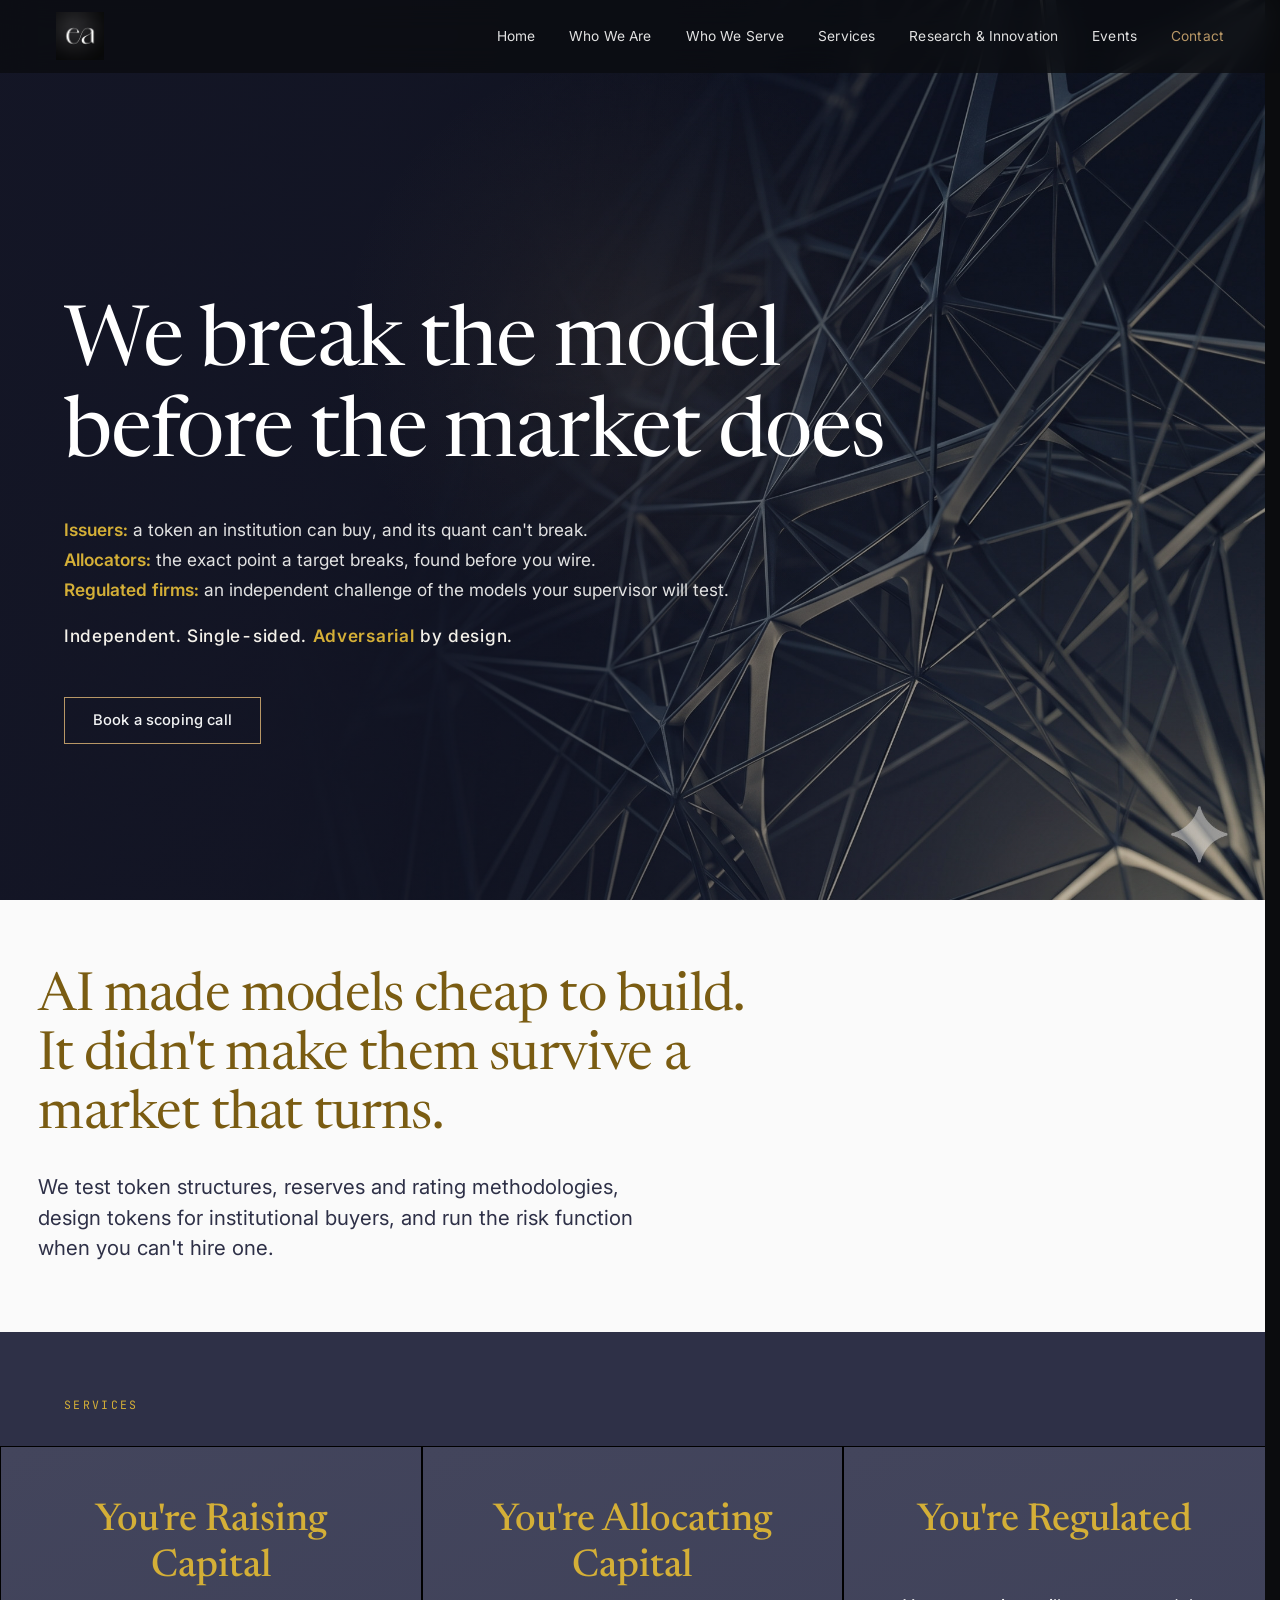
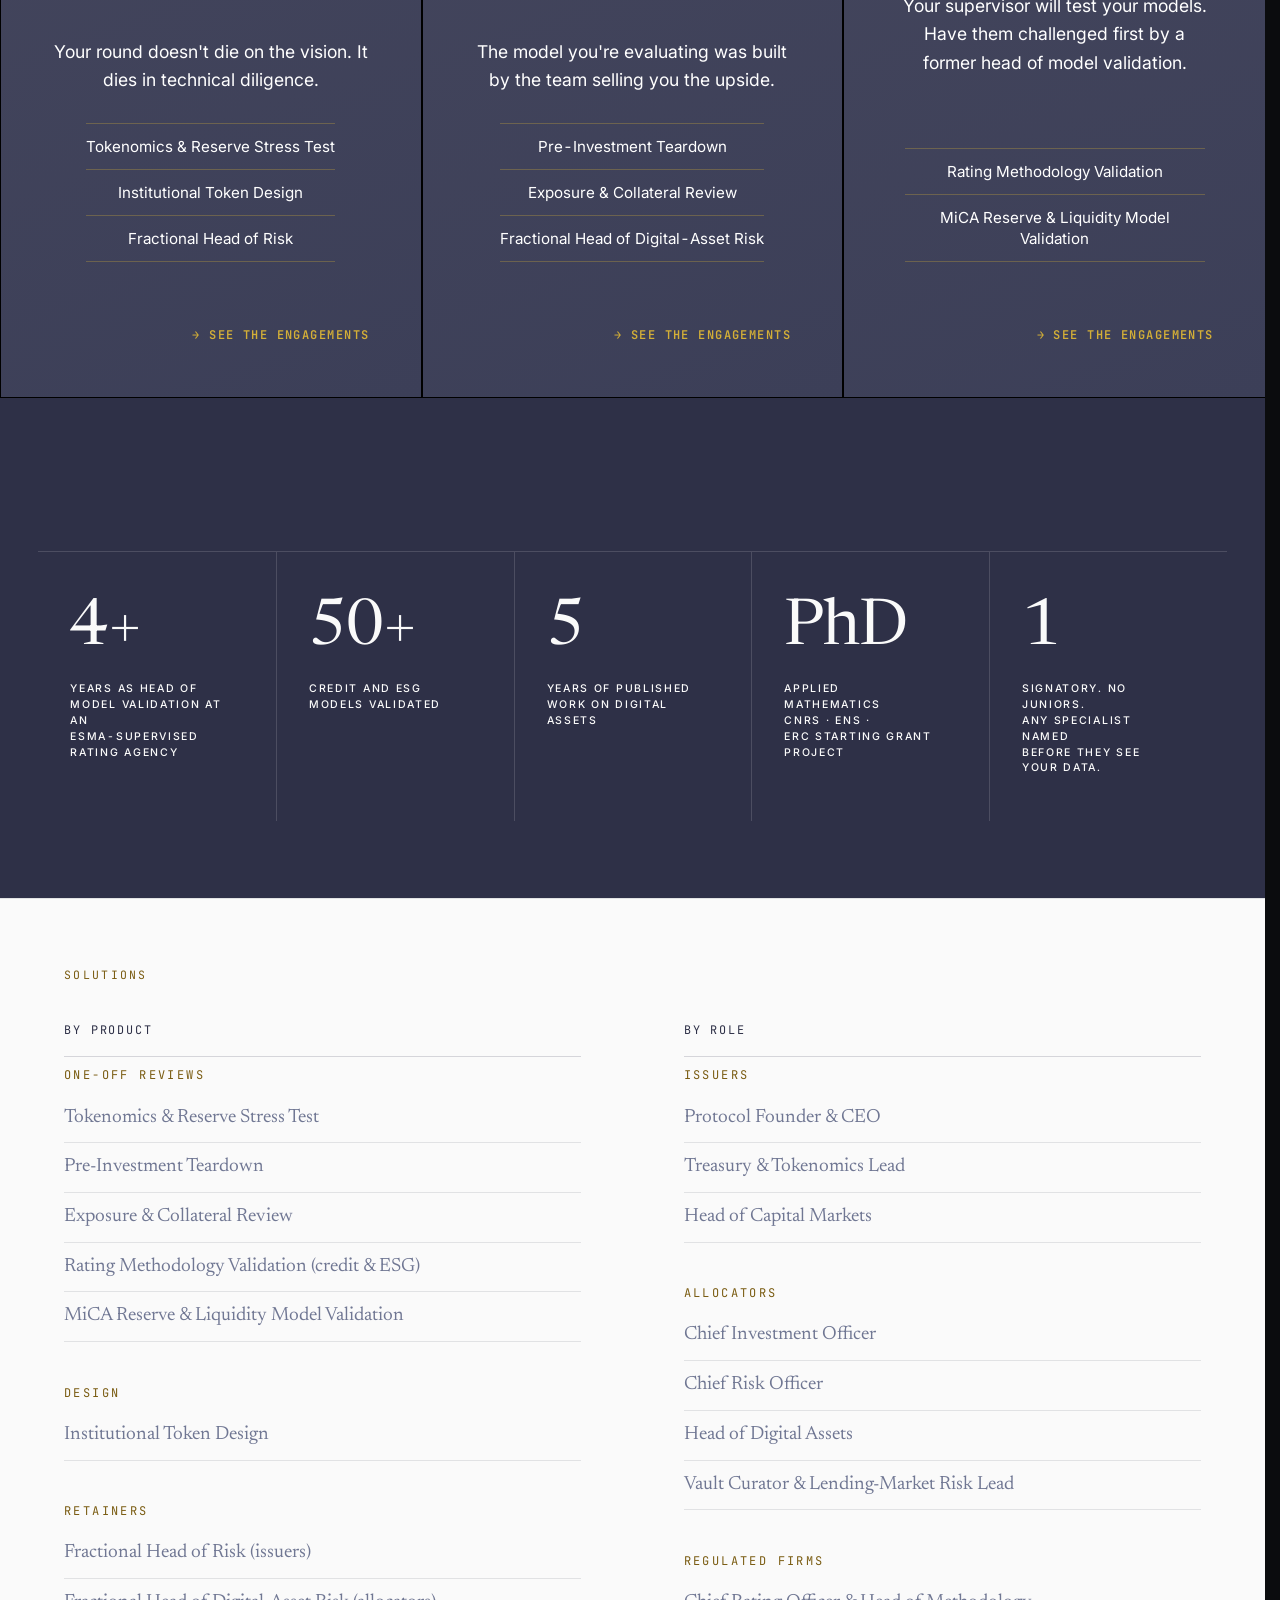
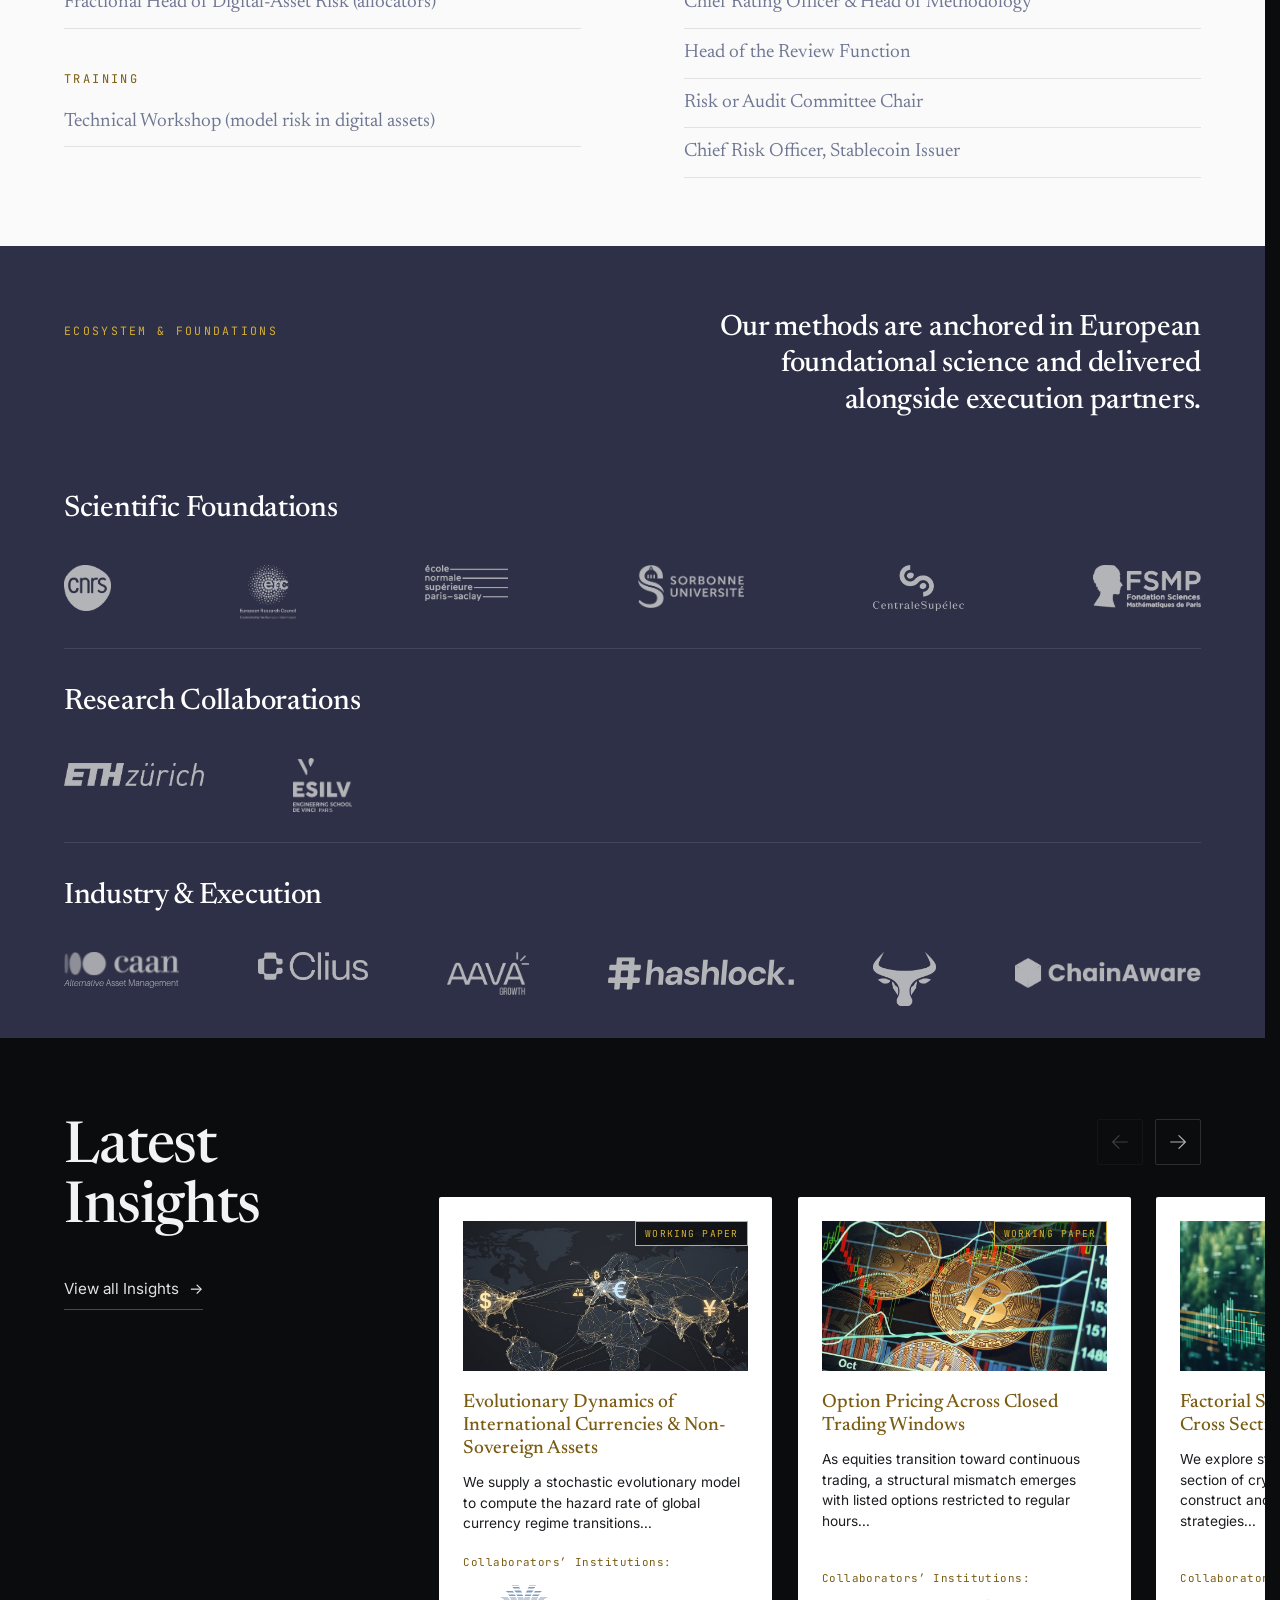
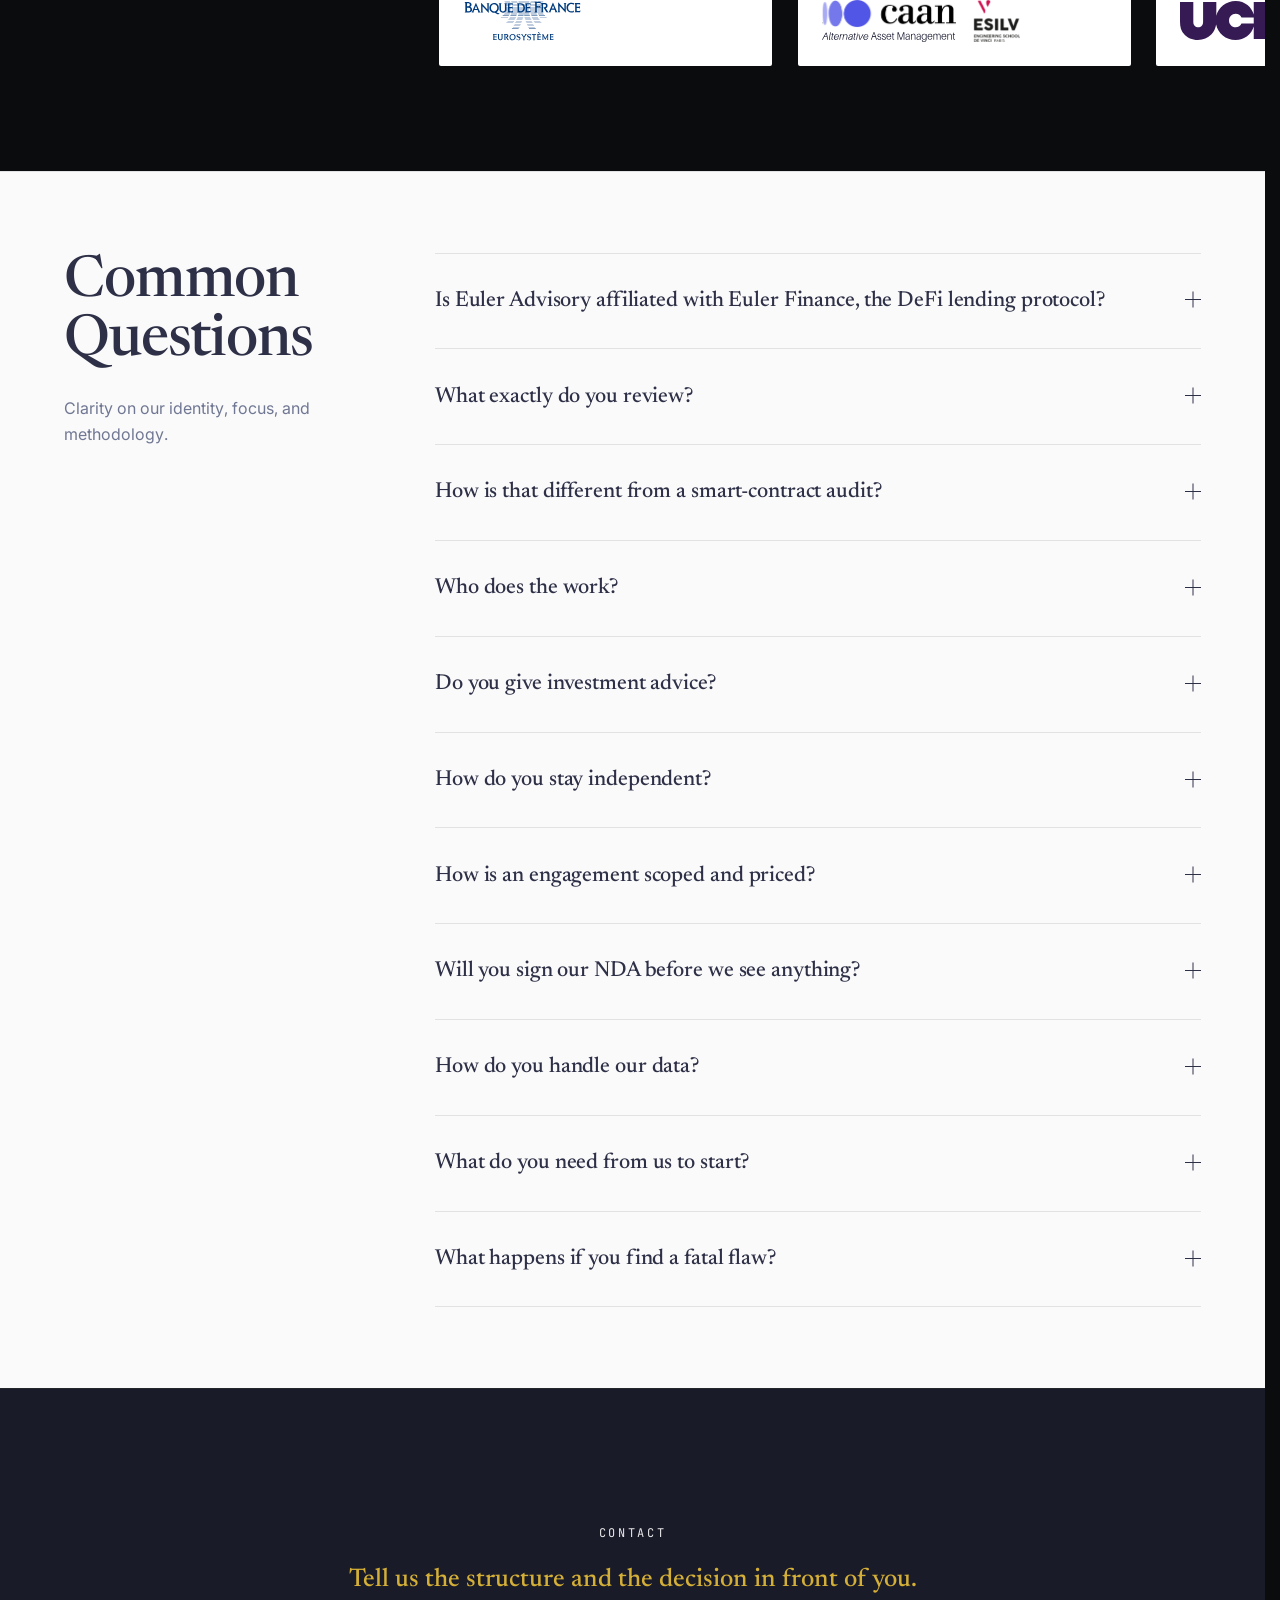
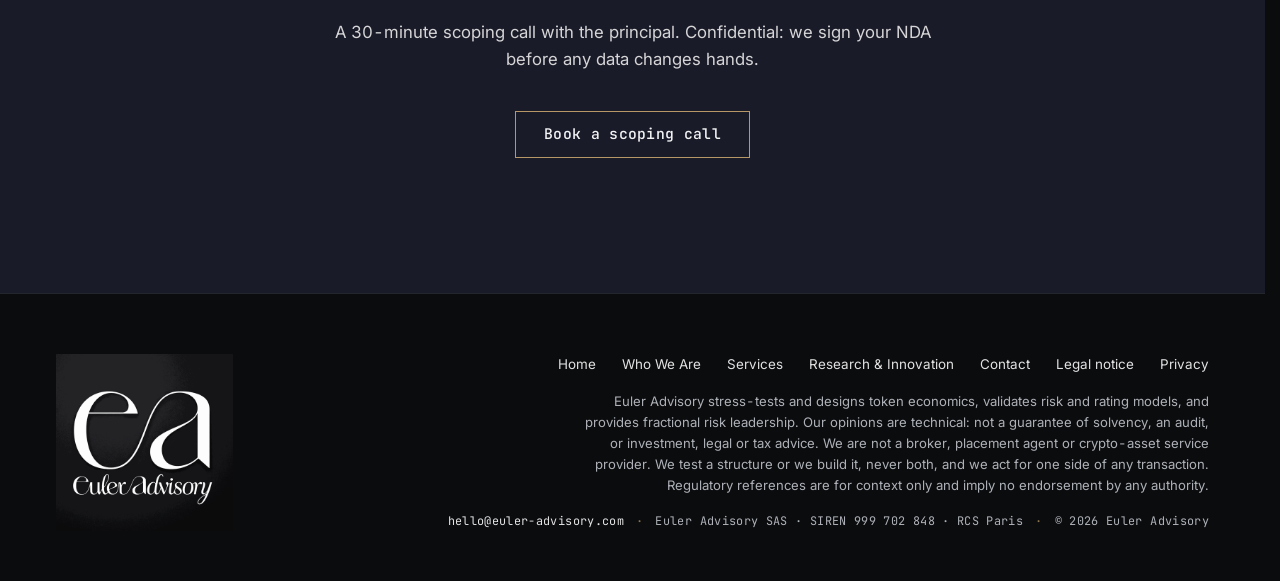
<file: index.html>
<!DOCTYPE html>
<html lang="en">
<head>
<meta charset="UTF-8" />
<meta name="viewport" content="width=device-width, initial-scale=1.0" />
<title>Euler Advisory | Tokenomics &amp; Digital-Asset Risk</title>
<meta name="description" content="Tokenomics and reserve stress tests, institutional token design and fractional risk leadership for digital-asset issuers, allocators and regulated firms." />
<meta name="robots" content="index, follow" />
<link rel="canonical" href="https://euler-advisory.com/" />
<meta property="og:type" content="website" />
<meta property="og:title" content="Euler Advisory | Tokenomics &amp; Digital-Asset Risk" />
<meta property="og:description" content="Tokenomics and reserve stress tests, institutional token design and fractional risk leadership for digital-asset issuers, allocators and regulated firms." />
<meta property="og:url" content="https://euler-advisory.com/" />
<meta property="og:site_name" content="Euler Advisory" />
<meta property="og:image" content="https://euler-advisory.com/Images/og-card.jpg" />
<meta property="og:image:width" content="1200" />
<meta property="og:image:height" content="630" />
<meta property="og:image:alt" content="Euler Advisory monogram on a black textured surface" />
<meta property="og:locale" content="en_GB" />
<meta name="twitter:card" content="summary_large_image" />

<link rel="preconnect" href="https://fonts.googleapis.com" />
<link rel="preconnect" href="https://fonts.gstatic.com" crossorigin />
<link href="https://fonts.googleapis.com/css2?family=Newsreader:ital,opsz,wght@0,6..72,400;0,6..72,500;1,6..72,400&family=Inter:wght@400;500;600&family=JetBrains+Mono:wght@400;500&display=swap" rel="stylesheet" />
<link rel="icon" href="Images/Euler_Advisory_Logo_4black_broser-tab.png" type="image/png" />
<link rel="apple-touch-icon" href="Images/Euler_Advisory_Logo_4black_broser-tab.png" />
<link rel="stylesheet" href="styles.css" />

<script type="application/ld+json">
{
  "@context": "https://schema.org",
  "@type": "ProfessionalService",
  "name": "Euler Advisory",
  "description": "Tokenomics and reserve stress tests, institutional token design, fractional risk leadership and independent model validation for digital-asset issuers, allocators and regulated firms.",
  "email": "hello@euler-advisory.com",
  "url": "https://euler-advisory.com/",
  "founder": { "@type": "Person", "name": "Mauricio Gonzalez", "jobTitle": "Founder and Principal", "sameAs": ["https://www.linkedin.com/in/mauricio-phd/"] },
  "areaServed": ["EU", "UK", "US", "Singapore", "UAE", "LatAm"],
  "knowsAbout": ["Tokenomics", "Token design", "Stablecoin reserve risk", "DeFi collateral risk", "MiCA", "Model validation", "Credit rating methodology", "ESG rating methodology", "Quantitative due diligence", "Digital-asset risk management"]
}
</script>
</head>
<body>

<!-- ============================ HEADER / NAV ============================ -->
<header class="site-header" id="top">
  <div class="container header-inner">
    <a class="brand" href="index.html" aria-label="Euler Advisory home">
      <img class="brand-logo" src="Images/Euler_Advisory_Logo_4black_broser-tab.png" alt="Euler Advisory" />
    </a>
    <nav class="site-nav" aria-label="Primary">
      <a href="index.html">Home</a>
      <div class="nav-item has-dropdown">
        <a href="about.html" aria-haspopup="true">Who We Are</a>
        <div class="nav-dropdown" role="menu">
          <a href="about.html#founder" role="menuitem">The Founder</a>
          <a href="about.html#euler-standard" role="menuitem">Our Standard</a>
          <a href="about.html#presence" role="menuitem">Institutional Presence</a>
        </div>
      </div>
      <a href="index.html#solutions">Who We Serve</a>
      <div class="nav-item has-dropdown">
        <a href="index.html#services" aria-haspopup="true">Services</a>
        <div class="nav-dropdown" role="menu">
          <a href="digital-asset-architecture.html" role="menuitem">You're Raising Capital</a>
          <a href="quantitative-due-diligence.html" role="menuitem">You're Allocating Capital</a>
          <a href="regulatory-supervision.html" role="menuitem">You're Regulated</a>
        </div>
      </div>
      <div class="nav-item has-dropdown">
        <a href="research.html" aria-haspopup="true">Research &amp; Innovation</a>
        <div class="nav-dropdown" role="menu">
          <a href="research.html#research-areas" role="menuitem">Research Areas</a>
          <a href="research.html#rd-commitment" role="menuitem">Institutional R&amp;D Commitment</a>
          <a href="research.html#pipeline" role="menuitem">Ongoing Research</a>
          <a href="research.html#engagements" role="menuitem">Workshops, Lectures and Talks</a>
        </div>
      </div>
      <a href="all-sessions.html">Events</a>
      <a href="contact.html" class="nav-cta">Contact</a>
    </nav>
    <button class="nav-toggle" aria-label="Open menu" aria-expanded="false" aria-controls="mobile-nav">
      <span></span><span></span><span></span>
    </button>
  </div>
  <nav class="mobile-nav" id="mobile-nav" aria-label="Mobile">
    <a href="index.html">Home</a>
    <a href="about.html">Who We Are</a>
    <a class="mobile-sub" href="about.html#founder">The Founder</a>
    <a class="mobile-sub" href="about.html#euler-standard">Our Standard</a>
    <a class="mobile-sub" href="about.html#presence">Institutional Presence</a>
    <a href="index.html#solutions">Who We Serve</a>
    <a href="index.html#services">Services</a>
    <a class="mobile-sub" href="digital-asset-architecture.html">You're Raising Capital</a>
    <a class="mobile-sub" href="quantitative-due-diligence.html">You're Allocating Capital</a>
    <a class="mobile-sub" href="regulatory-supervision.html">You're Regulated</a>
    <a href="research.html">Research &amp; Innovation</a>
    <a class="mobile-sub" href="research.html#research-areas">Research Areas</a>
    <a class="mobile-sub" href="research.html#rd-commitment">Institutional R&amp;D Commitment</a>
    <a class="mobile-sub" href="research.html#pipeline">Ongoing Research</a>
    <a class="mobile-sub" href="research.html#engagements">Workshops, Lectures and Talks</a>
    <a href="all-sessions.html">Events</a>
    <a href="contact.html">Contact</a>
  </nav>
</header>

<main>

  <!-- ============================ 1. HERO ============================ -->
  <section class="hero" id="hero">
    <div class="hero-light" id="hero-light" aria-hidden="true"></div>
    <div class="container hero-inner">
      <h1 class="hero-title" style="font-size: clamp(3.5rem, 6.5vw, 6.5rem); line-height: 1.1;">
        <span class="reveal-line">We break the model<br />before the market does</span>
      </h1>
      <div class="hero-subtext-container reveal">
        <div class="hero-list">
          <p><span class="accent-gold">Issuers:</span> a token an institution can buy, and its quant can't break.</p>
          <p><span class="accent-gold">Allocators:</span> the exact point a target breaks, found before you wire.</p>
          <p><span class="accent-gold">Regulated firms:</span> an independent challenge of the models your supervisor will test.</p>
        </div>

        <p class="hero-outro">Independent. Single-sided. <span class="accent-gold">Adversarial</span> by design.</p>
      </div>
      <div class="hero-actions reveal" style="margin-top: 3rem;">
        <a href="contact.html?utm_source=website&amp;utm_content=home" class="btn btn-primary">Book a scoping call</a>
      </div>
    </div>
  </section>

  <!-- ============================ THE THESIS ============================ -->
  <section class="section thesis" id="thesis">
    <div class="thesis-wrap">
      <p class="thesis-lead--v58 reveal">AI made models cheap to build. It didn't make them survive a market that turns.</p>
      <p class="thesis-body reveal">We test token structures, reserves and rating methodologies, design tokens for institutional buyers, and run the risk function when you can't hire one.</p>
    </div>
  </section>

  <!-- ============================ THE MANDATES ============================ -->
  <section class="section mandates-section" id="services" style="padding: clamp(3rem, 5vw, 6rem) 0 0 0; background: #2E3047;">
    <div class="container" style="max-width: 100%; padding: 0; margin: 0;">
      <p class="block-eyebrow reveal" style="text-align: left; color: var(--c-gold, #C7A962); font-family: var(--f-mono, monospace); font-size: 0.72rem; font-weight: 400; text-transform: uppercase; letter-spacing: 0.2em; margin-bottom: 2rem; margin-left: clamp(3rem, 5vw, 6rem);">SERVICES</p>
      
      <div class="mandates-grid reveal">
        <!-- CARD 1: ISSUERS -->
        <article class="mandate-card">
          <h3 class="mandate-card-title">You're Raising Capital</h3>
          <p class="mandate-card-body">Your round doesn't die on the vision. It dies in technical diligence.</p>
          <ul class="mandate-card-offers">
            <li><a href="digital-asset-architecture.html#tokenomics-review">Tokenomics &amp; Reserve Stress Test</a></li>
            <li><a href="digital-asset-architecture.html#token-design">Institutional Token Design</a></li>
            <li><a href="digital-asset-architecture.html#fractional-risk">Fractional Head of Risk</a></li>
          </ul>
          <a class="mandate-link" href="digital-asset-architecture.html">&rarr; SEE THE ENGAGEMENTS</a>
        </article>

        <!-- CARD 2: ALLOCATORS -->
        <article class="mandate-card">
          <h3 class="mandate-card-title">You're Allocating Capital</h3>
          <p class="mandate-card-body">The model you're evaluating was built by the team selling you the upside.</p>
          <ul class="mandate-card-offers">
            <li><a href="quantitative-due-diligence.html#teardown">Pre-Investment Teardown</a></li>
            <li><a href="quantitative-due-diligence.html#exposure-review">Exposure &amp; Collateral Review</a></li>
            <li><a href="quantitative-due-diligence.html#fractional-risk">Fractional Head of Digital-Asset Risk</a></li>
          </ul>
          <a class="mandate-link" href="quantitative-due-diligence.html">&rarr; SEE THE ENGAGEMENTS</a>
        </article>

        <!-- CARD 3: REGULATED -->
        <article class="mandate-card">
          <h3 class="mandate-card-title">You're Regulated</h3>
          <p class="mandate-card-body">Your supervisor will test your models. Have them challenged first by a former head of model validation.</p>
          <ul class="mandate-card-offers">
            <li><a href="regulatory-supervision.html#methodology-validation">Rating Methodology Validation</a></li>
            <li><a href="regulatory-supervision.html#reserve-validation">MiCA Reserve &amp; Liquidity Model Validation</a></li>
          </ul>
          <a class="mandate-link" href="regulatory-supervision.html">&rarr; SEE THE ENGAGEMENTS</a>
        </article>
      </div>
    </div>
  </section>





  <!-- ============================ PROOF METRICS (stats bar) ============================ -->
  <section class="section thesis" id="proof-metrics">
    <div class="thesis-wrap">
      <dl class="metric-grid reveal">
        <div class="metric">
          <dt class="metric-value"><span class="metric-num" data-target="4">4</span><span class="metric-suffix">+</span></dt>
          <dd class="metric-label">Years as Head of<br>Model Validation at an<br>ESMA-supervised<br>rating agency</dd>
        </div>
        <div class="metric">
          <dt class="metric-value"><span class="metric-num" data-target="50">50</span><span class="metric-suffix">+</span></dt>
          <dd class="metric-label">Credit and ESG<br>models validated</dd>
        </div>
        <div class="metric">
          <dt class="metric-value"><span class="metric-num" data-target="5">5</span></dt>
          <dd class="metric-label">Years of published<br>work on digital assets</dd>
        </div>
        <div class="metric">
          <dt class="metric-value"><span class="metric-word">PhD</span></dt>
          <dd class="metric-label">Applied mathematics<br>CNRS · ENS ·<br>ERC Starting Grant<br>project</dd>
        </div>
        <div class="metric">
          <dt class="metric-value"><span class="metric-num" data-target="1">1</span></dt>
          <dd class="metric-label">Signatory. No juniors.<br>Any specialist named<br>before they see<br>your data.</dd>
        </div>
      </dl>
    </div>
  </section>

  <!-- ============================ SOLUTIONS: ROUTING DIRECTORY (By role / By topic) ============================ -->
  <section class="section routing-section" id="solutions">
    <div class="container">
      <p class="block-eyebrow reveal">Solutions</p>

      <div class="routing-grid reveal">
        <nav class="routing-col" aria-label="Solutions by product">
          <p class="routing-head">By product</p>
          <ul class="routing-list">
            <li class="routing-subhead">One-off reviews</li>
            <li><a href="digital-asset-architecture.html#tokenomics-review">Tokenomics &amp; Reserve Stress Test</a></li>
            <li><a href="quantitative-due-diligence.html#teardown">Pre-Investment Teardown</a></li>
            <li><a href="quantitative-due-diligence.html#exposure-review">Exposure &amp; Collateral Review</a></li>
            <li><a href="regulatory-supervision.html#methodology-validation">Rating Methodology Validation (credit &amp; ESG)</a></li>
            <li><a href="regulatory-supervision.html#reserve-validation">MiCA Reserve &amp; Liquidity Model Validation</a></li>
            <li class="routing-subhead routing-subhead--gap">Design</li>
            <li><a href="digital-asset-architecture.html#token-design">Institutional Token Design</a></li>
            <li class="routing-subhead routing-subhead--gap">Retainers</li>
            <li><a href="digital-asset-architecture.html#fractional-risk">Fractional Head of Risk (issuers)</a></li>
            <li><a href="quantitative-due-diligence.html#fractional-risk">Fractional Head of Digital-Asset Risk (allocators)</a></li>
            <li class="routing-subhead routing-subhead--gap">Training</li>
            <li><a href="all-sessions.html#engagements">Technical Workshop (model risk in digital assets)</a></li>
          </ul>
        </nav>

        <nav class="routing-col" aria-label="Solutions by role">
          <p class="routing-head">By role</p>
          <ul class="routing-list">
            <li class="routing-subhead">Issuers</li>
            <li><a href="digital-asset-architecture.html">Protocol Founder &amp; CEO</a></li>
            <li><a href="digital-asset-architecture.html#tokenomics-review">Treasury &amp; Tokenomics Lead</a></li>
            <li><a href="digital-asset-architecture.html#token-design">Head of Capital Markets</a></li>
            <li class="routing-subhead routing-subhead--gap">Allocators</li>
            <li><a href="quantitative-due-diligence.html#teardown">Chief Investment Officer</a></li>
            <li><a href="quantitative-due-diligence.html#fractional-risk">Chief Risk Officer</a></li>
            <li><a href="quantitative-due-diligence.html#exposure-review">Head of Digital Assets</a></li>
            <li><a href="quantitative-due-diligence.html#exposure-review">Vault Curator &amp; Lending-Market Risk Lead</a></li>
            <li class="routing-subhead routing-subhead--gap">Regulated firms</li>
            <li><a href="regulatory-supervision.html#methodology-validation">Chief Rating Officer &amp; Head of Methodology</a></li>
            <li><a href="regulatory-supervision.html#methodology-validation">Head of the Review Function</a></li>
            <li><a href="regulatory-supervision.html#methodology-validation">Risk or Audit Committee Chair</a></li>
            <li><a href="regulatory-supervision.html#reserve-validation">Chief Risk Officer, Stablecoin Issuer</a></li>
          </ul>
        </nav>
      </div>

    </div>
  </section>

  <!-- ============================ 4. PARTNERS & PEDIGREE (borderless logo strips) ============================ -->
  <section class="section" id="pedigree">
    <div class="container">

      <!-- Section header -->
      <div class="pedigree-head reveal">
        <h2 class="section-title">Ecosystem &amp; Foundations</h2>
        <p class="pedigree-intro">Our methods are anchored in European foundational science and delivered alongside execution partners.</p>
      </div>

      <!-- Logo rows grouped + pushed to the bottom of the section -->
      <div class="pedigree-logos">

      <!-- Row 1: Foundational Academic & Research (past academic foundations) -->
      <div class="logo-strip-block reveal">
        <p class="logo-strip-overline">Scientific Foundations</p>
        <div class="logo-strip">
          <span class="logo-strip-item" data-fallback="CNRS"><a href="https://lsv.ens-paris-saclay.fr/People/anciens-doctorants" target="_blank" rel="noopener noreferrer" aria-label="CNRS"><img src="Logos/CNRS.png" alt="CNRS" loading="lazy" /></a></span>
          <span class="logo-strip-item" data-fallback="ERC"><a href="https://cordis.europa.eu/project/id/308087/results" target="_blank" rel="noopener noreferrer" aria-label="European Research Council (ERC)"><img src="Logos/ERC.png" alt="European Research Council (ERC)" loading="lazy" /></a></span>
          <span class="logo-strip-item" data-fallback="ENS"><a href="https://lsv.ens-paris-saclay.fr/People/anciens-doctorants" target="_blank" rel="noopener noreferrer" aria-label="ENS, École Normale Supérieure"><img src="Logos/ENS.png" alt="ENS, École Normale Supérieure" loading="lazy" /></a></span>
          <span class="logo-strip-item" data-fallback="Sorbonne"><img src="Logos/Sorbonne.png" alt="Sorbonne Université" loading="lazy" /></span>
          <span class="logo-strip-item" data-fallback="CentraleSupélec"><a href="https://rtechair.fr/equipe/" target="_blank" rel="noopener noreferrer" aria-label="CentraleSupélec"><img src="Logos/CentraleSupelec.png" alt="CentraleSupélec" loading="lazy" /></a></span>
          <span class="logo-strip-item" data-fallback="FSMP"><a href="https://sciencesmaths-paris.fr/en/our-programs/master/pgsm-master#:~:text=2014,-2013" target="_blank" rel="noopener noreferrer" aria-label="FSMP"><img src="./Logos/fsmp.png" alt="Bourse d'études : Paris Graduate School of Mathematics (PGSM), Appel d'offre Inria 2014, Émis par Fondation de Sciences Mathématiques de Paris (FSMP) - M2 UPMC" title="Bourse d'études : Paris Graduate School of Mathematics (PGSM), Appel d'offre Inria 2014, Émis par Fondation de Sciences Mathématiques de Paris (FSMP) - M2 UPMC" loading="lazy" /></a></span>
        </div>
      </div>

      <!-- Row 2: Academic & Research Collaborations (active partnerships, centered) -->
      <div class="logo-strip-block reveal">
        <p class="logo-strip-overline">Research Collaborations</p>
        <div class="logo-strip logo-strip--left">
          <span class="logo-strip-item" data-fallback="ETH Zürich"><a href="https://finsuretech.ethz.ch/career.html" target="_blank" rel="noopener noreferrer" aria-label="ETH Zürich"><img src="Logos/ETH%20Zurich.png" alt="ETH Zürich" loading="lazy" /></a></span>
          <span class="logo-strip-item" data-fallback="ESILV"><a href="https://www.esilv.fr/" target="_blank" rel="noopener noreferrer" aria-label="ESILV"><img src="Logos/ESILV.png" alt="ESILV" loading="lazy" /></a></span>
        </div>
      </div>

      <!-- Row 3: Industry & Execution -->
      <div class="logo-strip-block reveal" id="alliances">
        <p class="logo-strip-overline">Industry &amp; Execution</p>
        <div class="logo-strip">
          <span class="logo-strip-item" data-fallback="Caan"><a href="https://caanam.com/" target="_blank" rel="noopener noreferrer" aria-label="Caan"><img src="Logos/CAAN.svg" alt="Caan" loading="lazy" /></a></span>
          <span class="logo-strip-item" data-fallback="Clius"><a href="https://www.cliusglobalpartners.com/" target="_blank" rel="noopener noreferrer" aria-label="Clius"><img src="Logos/Clius.webp" alt="Clius" loading="lazy" /></a></span>
          <span class="logo-strip-item" data-fallback="AAVA"><a href="https://aavagrowth.com/" target="_blank" rel="noopener noreferrer" aria-label="AAVA"><img src="Logos/AAVA.png" alt="AAVA" loading="lazy" /></a></span>
          <span class="logo-strip-item" data-fallback="Hashlock"><a href="https://hashlock.com/" target="_blank" rel="noopener noreferrer" aria-label="Hashlock"><img src="Logos/Hashlock.svg" alt="Hashlock" loading="lazy" /></a></span>
          <span class="logo-strip-item" data-fallback="Security4Web3"><a href="https://security4web3.com/" target="_blank" rel="noopener noreferrer" aria-label="Security4Web3"><img src="Logos/Security4Web3.png" alt="Security4Web3" loading="lazy" /></a></span>
          <span class="logo-strip-item" data-fallback="ChainAware"><a href="https://chainaware.ai/" target="_blank" rel="noopener noreferrer" aria-label="ChainAware"><img src="Logos/ChainAware.png" alt="ChainAware" loading="lazy" /></a></span>
        </div>
      </div>

      </div><!-- /.pedigree-logos -->

    </div>
  </section>

  <!-- ============================ LATEST INSIGHTS (horizontal rail) ============================ -->
  <section class="section insights-section" id="insights">
    <div class="insights-layout">

      <!-- LEFT: sticky title + view-all -->
      <aside class="insights-aside reveal">
        <h2 class="insights-title">Latest<br />Insights</h2>
        <a class="insights-viewall" href="research.html">View all Insights <span aria-hidden="true">&rarr;</span></a>
      </aside>

      <!-- RIGHT: nav arrows + horizontally scrolling rail (bleeds off the right edge) -->
      <div class="insights-main">
        <div class="insights-nav reveal">
          <button class="insights-arrow" type="button" data-rail-dir="-1" aria-label="Previous insights" aria-controls="insights-rail">
            <svg viewBox="0 0 24 24" aria-hidden="true"><path d="M20 12H4M4 12l7-7M4 12l7 7"/></svg>
          </button>
          <button class="insights-arrow" type="button" data-rail-dir="1" aria-label="Next insights" aria-controls="insights-rail">
            <svg viewBox="0 0 24 24" aria-hidden="true"><path d="M4 12h16M20 12l-7-7M20 12l-7 7"/></svg>
          </button>
        </div>

        <div class="insights-rail reveal" id="insights-rail">

        <article class="fb-col">
          <span class="pl-badge">Working paper</span>
          <a href="#" class="pl-readmore">Read more</a>
          <img class="pl-cover" src="Images/Paper1.jpg" alt="" loading="lazy" />
          <h3 class="fb-title">Evolutionary Dynamics of International Currencies &amp; Non-Sovereign Assets</h3>
          <p class="fb-text">We supply a stochastic evolutionary model to compute the hazard rate of global currency regime transitions...</p>
          <div class="pl-collab">
            <p class="pl-collab-label">Collaborators’ Institutions:</p>
            <div class="pl-collab-logos">
              <img class="bdf-logo" src="./Logos/Banque_de_France.svg" alt="Banque de France" loading="lazy" />
            </div>
          </div>
        </article>

        <article class="fb-col">
          <span class="pl-badge">Working paper</span>
          <a href="#" class="pl-readmore">Read more</a>
          <img class="pl-cover" src="Images/Paper2.jpg" alt="" loading="lazy" />
          <h3 class="fb-title">Option Pricing Across Closed Trading Windows</h3>
          <p class="fb-text">As equities transition toward continuous trading, a structural mismatch emerges with listed options restricted to regular hours...</p>
          <div class="pl-collab">
            <p class="pl-collab-label">Collaborators’ Institutions:</p>
            <div class="pl-collab-logos">
              <img class="bdf-logo" src="Logos/CAAN.svg" alt="Caan" loading="lazy" style="max-height: 42px; max-width: 140px;" />
              <img class="bdf-logo" src="Logos/ESILV.png" alt="ESILV" loading="lazy" style="max-height: 42px; max-width: 140px;" />
            </div>
          </div>
        </article>

        <article class="fb-col">
          <span class="pl-badge">Working paper</span>
          <a href="#" class="pl-readmore">Read more</a>
          <img class="pl-cover" src="Images/Paper3.png" alt="" loading="lazy" />
          <h3 class="fb-title">Factorial Strategy Based on the Cross Section of Crypto Returns</h3>
          <p class="fb-text">We explore statistical factors in the cross-section of cryptocurrency returns to construct and backtest reliable portfolio strategies...</p>
          <div class="pl-collab">
            <p class="pl-collab-label">Collaborators’ Institutions:</p>
            <div class="pl-collab-logos">
              <img class="bdf-logo" src="./Logos/UCL.svg" alt="UCL" loading="lazy" style="max-height: 42px; max-width: 140px;" />
              <img class="bdf-logo" src="Logos/ESILV.png" alt="ESILV" loading="lazy" style="max-height: 42px; max-width: 140px;" />
            </div>
          </div>
        </article>

        </div>
      </div>
    </div>
  </section>

  <!-- ============================ COMMON QUESTIONS (accordion) ============================ -->
  <section class="section faq-section" id="faq">
    <div class="faq-layout">

      <!-- LEFT: sticky title -->
      <aside class="faq-aside reveal">
        <h2 class="faq-title">Common<br />Questions</h2>
        <p class="faq-sub">Clarity on our identity, focus, and methodology.</p>
      </aside>

      <!-- RIGHT: accordion -->
      <div class="faq-list reveal">

        <div class="faq-item">
          <h3 class="faq-q">
            <button type="button" class="faq-trigger" aria-expanded="false" aria-controls="faq-a1" id="faq-q1">
              <span class="faq-q-text">Is Euler Advisory affiliated with Euler Finance, the DeFi lending protocol?</span>
              <span class="faq-icon" aria-hidden="true"></span>
            </button>
          </h3>
          <div class="faq-panel" id="faq-a1" role="region" aria-labelledby="faq-q1">
            <div class="faq-panel-inner"><p>No. We are an independent quantitative advisory firm, named after the mathematician Leonhard Euler. We have no corporate, financial or operational link with Euler Finance or its entities.</p></div>
          </div>
        </div>

        <div class="faq-item">
          <h3 class="faq-q">
            <button type="button" class="faq-trigger" aria-expanded="false" aria-controls="faq-a2" id="faq-q2">
              <span class="faq-q-text">What exactly do you review?</span>
              <span class="faq-icon" aria-hidden="true"></span>
            </button>
          </h3>
          <div class="faq-panel" id="faq-a2" role="region" aria-labelledby="faq-q2">
            <div class="faq-panel-inner"><p>The economic layer: tokenomics, emissions and unlocks, reserves and redemption, collateral and liquidation logic, liquidity under stress, and the models behind them. We don't write or audit smart contracts. When an engagement needs code review, we work alongside a security partner.</p></div>
          </div>
        </div>

        <div class="faq-item">
          <h3 class="faq-q">
            <button type="button" class="faq-trigger" aria-expanded="false" aria-controls="faq-a3" id="faq-q3">
              <span class="faq-q-text">How is that different from a smart-contract audit?</span>
              <span class="faq-icon" aria-hidden="true"></span>
            </button>
          </h3>
          <div class="faq-panel" id="faq-a3" role="region" aria-labelledby="faq-q3">
            <div class="faq-panel-inner"><p>An audit asks whether the code does what it says. We ask whether what it says survives a market that turns. Terra's UST collapsed in May 2022 without a code exploit: the design failed.</p></div>
          </div>
        </div>

        <div class="faq-item">
          <h3 class="faq-q">
            <button type="button" class="faq-trigger" aria-expanded="false" aria-controls="faq-a4" id="faq-q4">
              <span class="faq-q-text">Who does the work?</span>
              <span class="faq-icon" aria-hidden="true"></span>
            </button>
          </h3>
          <div class="faq-panel" id="faq-a4" role="region" aria-labelledby="faq-q4">
            <div class="faq-panel-inner"><p>Every engagement is led and delivered by the founder, Mauricio Gonzalez: PhD in applied mathematics, former Head of Model Validation at an ESMA-supervised credit and ESG rating agency. Any additional specialist is named to you before seeing your data.</p></div>
          </div>
        </div>

        <div class="faq-item">
          <h3 class="faq-q">
            <button type="button" class="faq-trigger" aria-expanded="false" aria-controls="faq-a5" id="faq-q5">
              <span class="faq-q-text">Do you give investment advice?</span>
              <span class="faq-icon" aria-hidden="true"></span>
            </button>
          </h3>
          <div class="faq-panel" id="faq-a5" role="region" aria-labelledby="faq-q5">
            <div class="faq-panel-inner"><p>No. We give technical opinions on how a structure behaves under stress and where it breaks. Whether to invest, hold or list stays your decision. We are not a broker, placement agent or crypto-asset service provider.</p></div>
          </div>
        </div>

        <div class="faq-item">
          <h3 class="faq-q">
            <button type="button" class="faq-trigger" aria-expanded="false" aria-controls="faq-a6" id="faq-q6">
              <span class="faq-q-text">How do you stay independent?</span>
              <span class="faq-icon" aria-hidden="true"></span>
            </button>
          </h3>
          <div class="faq-panel" id="faq-a6" role="region" aria-labelledby="faq-q6">
            <div class="faq-panel-inner"><p>Two rules. We act for one side of any transaction: if we work for an issuer on a raise, we won't review that deal for an allocator. And we never independently review a structure we designed.</p></div>
          </div>
        </div>

        <div class="faq-item">
          <h3 class="faq-q">
            <button type="button" class="faq-trigger" aria-expanded="false" aria-controls="faq-a7" id="faq-q7">
              <span class="faq-q-text">How is an engagement scoped and priced?</span>
              <span class="faq-icon" aria-hidden="true"></span>
            </button>
          </h3>
          <div class="faq-panel" id="faq-a7" role="region" aria-labelledby="faq-q7">
            <div class="faq-panel-inner"><p>Reviews have a fixed scope and a fixed fee, typically three to six weeks from data access. Token design and fractional roles are retainers with a minimum term and a set number of days per month. Both are agreed after a confidential scoping call.</p></div>
          </div>
        </div>

        <div class="faq-item">
          <h3 class="faq-q">
            <button type="button" class="faq-trigger" aria-expanded="false" aria-controls="faq-a8" id="faq-q8">
              <span class="faq-q-text">Will you sign our NDA before we see anything?</span>
              <span class="faq-icon" aria-hidden="true"></span>
            </button>
          </h3>
          <div class="faq-panel" id="faq-a8" role="region" aria-labelledby="faq-q8">
            <div class="faq-panel-inner"><p>Yes, yours or ours, before any data changes hands. We can work from your data room.</p></div>
          </div>
        </div>

        <div class="faq-item">
          <h3 class="faq-q">
            <button type="button" class="faq-trigger" aria-expanded="false" aria-controls="faq-a-data" id="faq-q-data">
              <span class="faq-q-text">How do you handle our data?</span>
              <span class="faq-icon" aria-hidden="true"></span>
            </button>
          </h3>
          <div class="faq-panel" id="faq-a-data" role="region" aria-labelledby="faq-q-data">
            <div class="faq-panel-inner"><p>Under NDA. Files are stored encrypted, accessed only by the principal, and returned or deleted at the end of the engagement.</p></div>
          </div>
        </div>

        <div class="faq-item">
          <h3 class="faq-q">
            <button type="button" class="faq-trigger" aria-expanded="false" aria-controls="faq-a9" id="faq-q9">
              <span class="faq-q-text">What do you need from us to start?</span>
              <span class="faq-icon" aria-hidden="true"></span>
            </button>
          </h3>
          <div class="faq-panel" id="faq-a9" role="region" aria-labelledby="faq-q9">
            <div class="faq-panel-inner"><p>Whatever exists: design documents, the model or spreadsheet behind the numbers, unlock schedules, reserve composition, and market and on-chain data. Missing documentation is a finding, not a blocker.</p></div>
          </div>
        </div>

        <div class="faq-item">
          <h3 class="faq-q">
            <button type="button" class="faq-trigger" aria-expanded="false" aria-controls="faq-a10" id="faq-q10">
              <span class="faq-q-text">What happens if you find a fatal flaw?</span>
              <span class="faq-icon" aria-hidden="true"></span>
            </button>
          </h3>
          <div class="faq-panel" id="faq-a10" role="region" aria-labelledby="faq-q10">
            <div class="faq-panel-inner"><p>You hear it first, in writing, with the evidence and the threshold where it breaks. On issuer engagements the report is yours; nothing is published without your consent.</p></div>
          </div>
        </div>

      </div>
    </div>
  </section>

  <!-- ============================ 5. CONTACT ============================ -->
  <section class="section contact" id="contact">
    <div class="contact-surface" aria-hidden="true"></div>
    <div class="container contact-inner">
      <p class="section-kicker reveal" style="text-align:center;">Contact</p>
      <h2 class="contact-title reveal">Tell us the structure and the decision in front of you.</h2>
      <p class="contact-lede reveal">A 30-minute scoping call with the principal. Confidential: we sign your NDA before any data changes hands.</p>
      <a href="contact.html?utm_source=website&amp;utm_content=home" class="btn btn-primary contact-btn reveal">Book a scoping call</a>
    </div>
  </section>

</main>

<!-- ============================ FOOTER ============================ -->
<footer class="site-footer">
  <div class="container footer-inner">
    <div class="footer-logo">
      <img class="footer-logo-img" src="Images/Euler_Advisory_Logo_4black.png" alt="Euler Advisory" loading="lazy" decoding="async" />
    </div>
    <div class="footer-text">
      <nav class="footer-nav" aria-label="Footer">
        <a href="index.html">Home</a>
        <a href="about.html">Who We Are</a>
        <a href="index.html#services">Services</a>
        <a href="research.html">Research &amp; Innovation</a>
        <a href="contact.html">Contact</a>
        <a href="legal-notice.html">Legal notice</a>
        <a href="privacy.html">Privacy</a>
      </nav>
      <p class="footer-statement">
        Euler Advisory stress-tests and designs token economics, validates risk and rating models, and provides fractional risk leadership. Our opinions are technical: not a guarantee of solvency, an audit, or investment, legal or tax advice. We are not a broker, placement agent or crypto-asset service provider. We test a structure or we build it, never both, and we act for one side of any transaction. Regulatory references are for context only and imply no endorsement by any authority.
      </p>
      <p class="footer-meta">
        <a href="mailto:hello@euler-advisory.com">hello@euler-advisory.com</a>
        <span class="dot">·</span><span>Euler Advisory SAS · SIREN 999 702 848 · RCS Paris</span>
        <span class="dot">·</span><span>© 2026 Euler Advisory</span>
      </p>
    </div>
  </div>
</footer>

<script src="script.js"></script>
</body>
</html>
</file>
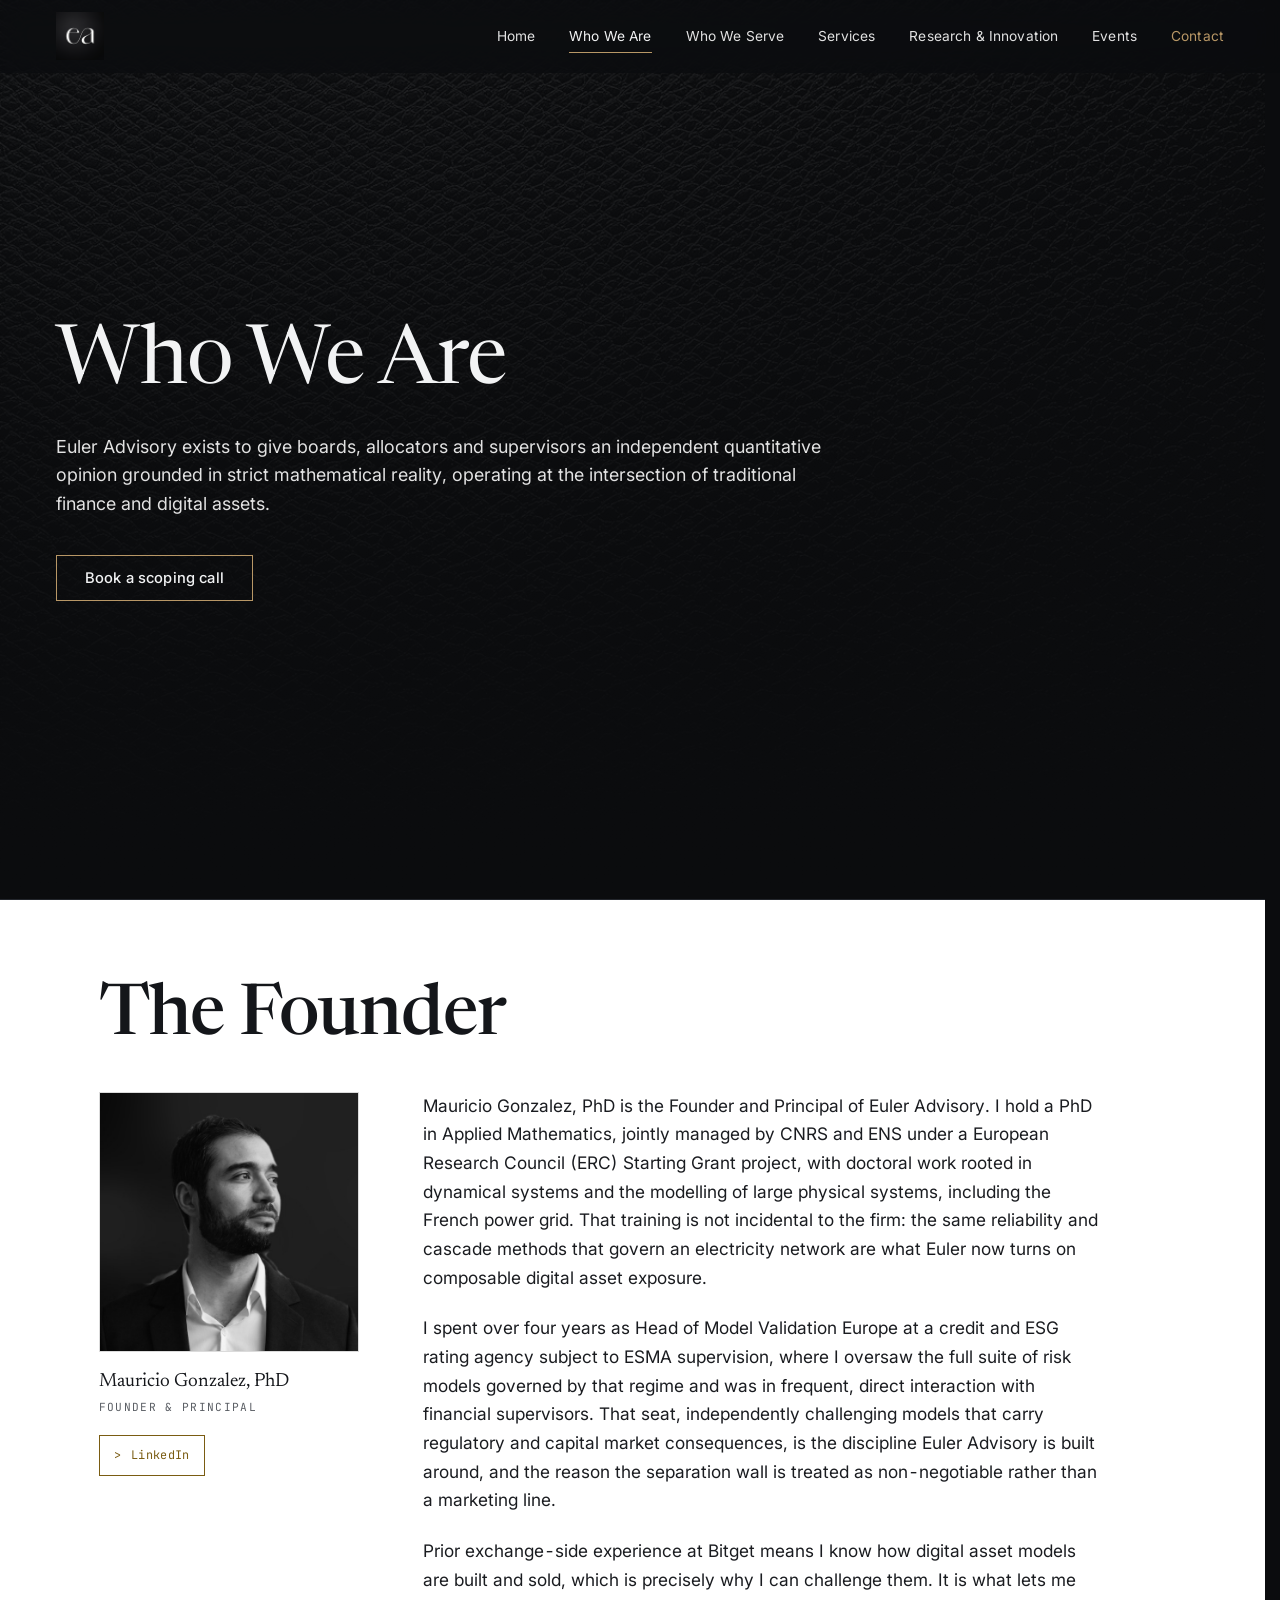
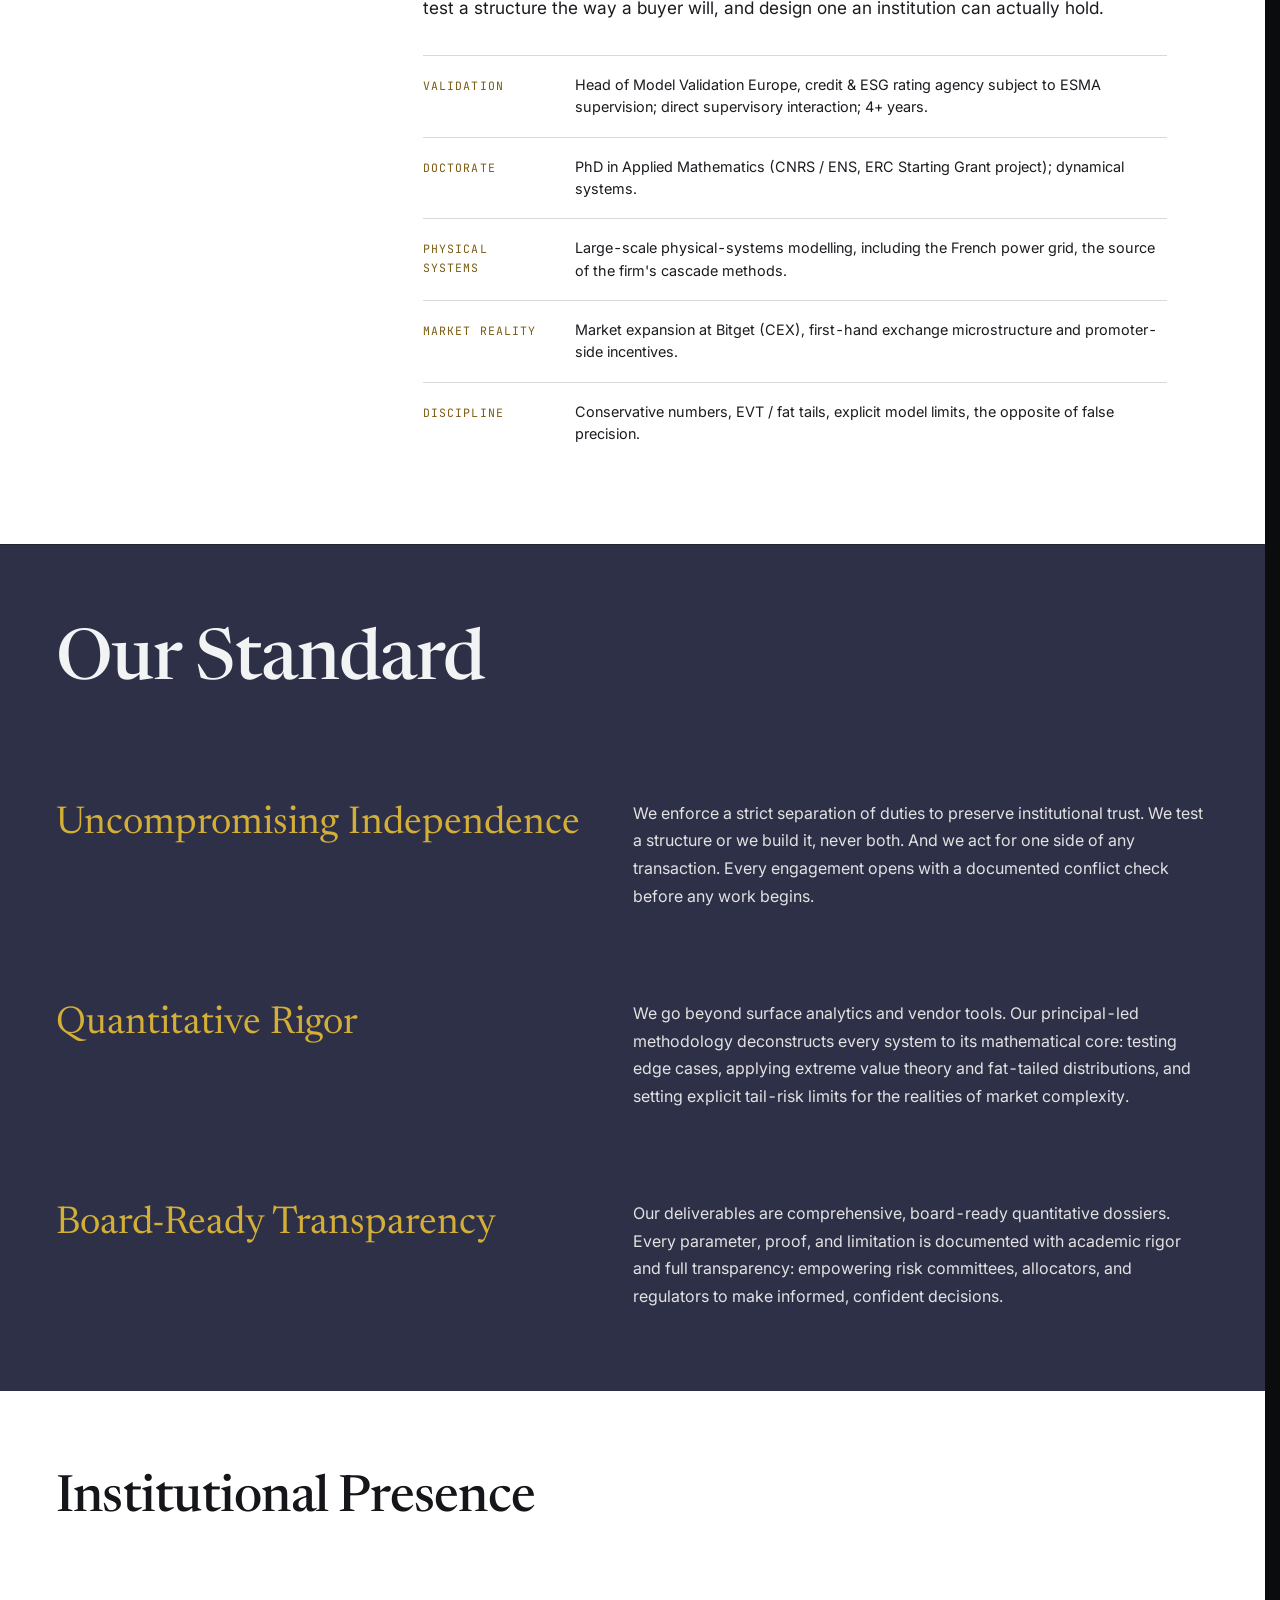
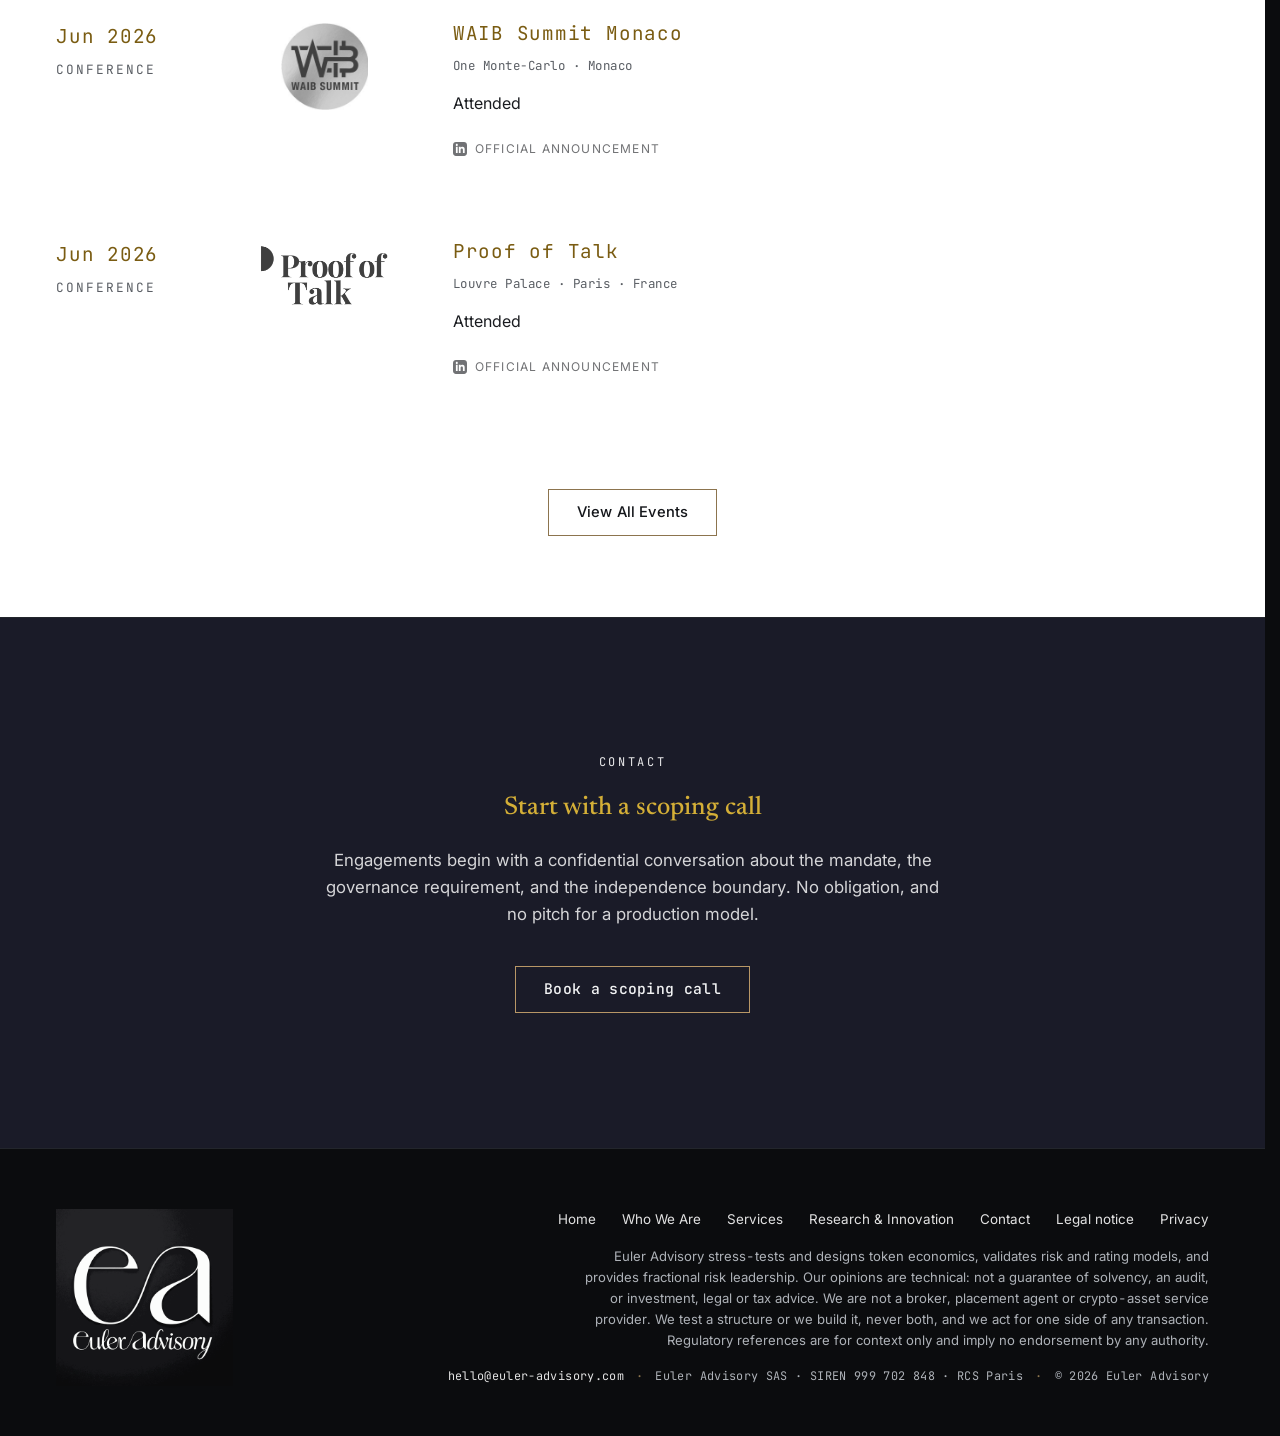
<file: about.html>
<!DOCTYPE html>
<html lang="en">
<head>
<meta charset="UTF-8" />
<meta name="viewport" content="width=device-width, initial-scale=1.0" />
<title>Who we are | Euler Advisory</title>
<meta name="description" content="Euler Advisory bridges traditional-finance risk discipline with digital-asset infrastructure through uncompromised mathematical independence: founder pedigree and the firm's standard of independent model validation." />
<meta name="robots" content="index, follow" />
<link rel="canonical" href="https://euler-advisory.com/about.html" />
<meta property="og:type" content="website" />
<meta property="og:title" content="Who we are | Euler Advisory" />
<meta property="og:description" content="TradFi risk discipline meets digital-asset infrastructure, through uncompromised mathematical independence." />
<meta property="og:url" content="https://euler-advisory.com/about.html" />
<meta property="og:site_name" content="Euler Advisory" />
<meta property="og:image" content="https://euler-advisory.com/Images/og-card.jpg" />
<meta property="og:image:width" content="1200" />
<meta property="og:image:height" content="630" />
<meta property="og:image:alt" content="Euler Advisory monogram on a black textured surface" />
<meta property="og:locale" content="en_GB" />
<meta name="twitter:card" content="summary_large_image" />

<link rel="preconnect" href="https://fonts.googleapis.com" />
<link rel="preconnect" href="https://fonts.gstatic.com" crossorigin />
<link href="https://fonts.googleapis.com/css2?family=Newsreader:ital,opsz,wght@0,6..72,400;0,6..72,500;1,6..72,400&family=Inter:wght@400;500;600&family=JetBrains+Mono:wght@400;500&display=swap" rel="stylesheet" />
<link rel="icon" href="Images/Euler_Advisory_Logo_4black_broser-tab.png" type="image/png" />
<link rel="apple-touch-icon" href="Images/Euler_Advisory_Logo_4black_broser-tab.png" />
<link rel="stylesheet" href="styles.css" />
</head>
<body>

<!-- ============================ HEADER / NAV ============================ -->
<header class="site-header" id="top">
  <div class="container header-inner">
    <a class="brand" href="index.html" aria-label="Euler Advisory home">
      <img class="brand-logo" src="Images/Euler_Advisory_Logo_4black_broser-tab.png" alt="Euler Advisory" />
    </a>
    <nav class="site-nav" aria-label="Primary">
      <a href="index.html">Home</a>
      <div class="nav-item has-dropdown">
        <a href="about.html" class="is-active" aria-haspopup="true">Who We Are</a>
        <div class="nav-dropdown" role="menu">
          <a href="about.html#founder" role="menuitem">The Founder</a>
          <a href="about.html#euler-standard" role="menuitem">Our Standard</a>
          <a href="about.html#presence" role="menuitem">Institutional Presence</a>
        </div>
      </div>
      <a href="index.html#solutions">Who We Serve</a>
      <div class="nav-item has-dropdown">
        <a href="index.html#services" aria-haspopup="true">Services</a>
        <div class="nav-dropdown" role="menu">
          <a href="digital-asset-architecture.html" role="menuitem">You're Raising Capital</a>
          <a href="quantitative-due-diligence.html" role="menuitem">You're Allocating Capital</a>
          <a href="regulatory-supervision.html" role="menuitem">You're Regulated</a>
        </div>
      </div>
      <div class="nav-item has-dropdown">
        <a href="research.html" aria-haspopup="true">Research &amp; Innovation</a>
        <div class="nav-dropdown" role="menu">
          <a href="research.html#research-areas" role="menuitem">Research Areas</a>
          <a href="research.html#rd-commitment" role="menuitem">Institutional R&amp;D Commitment</a>
          <a href="research.html#pipeline" role="menuitem">Ongoing Research</a>
          <a href="research.html#engagements" role="menuitem">Workshops, Lectures and Talks</a>
        </div>
      </div>
      <a href="all-sessions.html">Events</a>
      <a href="contact.html" class="nav-cta">Contact</a>
    </nav>
    <button class="nav-toggle" aria-label="Open menu" aria-expanded="false" aria-controls="mobile-nav">
      <span></span><span></span><span></span>
    </button>
  </div>
  <nav class="mobile-nav" id="mobile-nav" aria-label="Mobile">
    <a href="index.html">Home</a>
    <a href="about.html">Who We Are</a>
    <a class="mobile-sub" href="about.html#founder">The Founder</a>
    <a class="mobile-sub" href="about.html#euler-standard">Our Standard</a>
    <a class="mobile-sub" href="about.html#presence">Institutional Presence</a>
    <a href="index.html#solutions">Who We Serve</a>
    <a href="index.html#services">Services</a>
    <a class="mobile-sub" href="digital-asset-architecture.html">You're Raising Capital</a>
    <a class="mobile-sub" href="quantitative-due-diligence.html">You're Allocating Capital</a>
    <a class="mobile-sub" href="regulatory-supervision.html">You're Regulated</a>
    <a href="research.html">Research &amp; Innovation</a>
    <a class="mobile-sub" href="research.html#research-areas">Research Areas</a>
    <a class="mobile-sub" href="research.html#rd-commitment">Institutional R&amp;D Commitment</a>
    <a class="mobile-sub" href="research.html#pipeline">Ongoing Research</a>
    <a class="mobile-sub" href="research.html#engagements">Workshops, Lectures and Talks</a>
    <a href="all-sessions.html">Events</a>
    <a href="contact.html">Contact</a>
  </nav>
</header>

<main>

  <!-- ============================ PAGE HERO ============================ -->
  <section class="page-hero">
    <div class="page-hero-surface" aria-hidden="true"></div>
    <div class="container">
      <h1 class="reveal">Who We Are</h1>
      <p class="page-sub reveal">
        Euler Advisory exists to give boards, allocators and supervisors an independent quantitative opinion
        grounded in strict mathematical reality, operating at the intersection of traditional finance and digital assets.
      </p>
      <div class="hero-actions reveal"><a href="contact.html" class="btn btn-primary">Book a scoping call</a></div>
    </div>
  </section>

  <!-- ============================ SECTION: THE FOUNDER (promoted directly beneath hero) ============================ -->
  <section class="section" id="founder">
    <div class="container">
      <h2 class="section-title reveal" style="margin-bottom: clamp(30px,4vh,48px);">The Founder</h2>
      <div class="founder-layout">
        <aside class="founder-portrait reveal">
          <img class="founder-photo" src="Images/Founder.jpg" alt="Mauricio Gonzalez, PhD, Founder and Principal of Euler Advisory" />
          <p class="founder-portrait-name">Mauricio Gonzalez, PhD</p>
          <p class="founder-portrait-role">Founder &amp; Principal</p>
          <a class="terminal-link" href="https://www.linkedin.com/in/mauricio-phd/" target="_blank" rel="noopener noreferrer" aria-label="Mauricio Gonzalez on LinkedIn (opens in a new tab)"><span class="tl-caret">&gt;</span> LinkedIn</a>
        </aside>
        <div class="founder-narrative">
          <p class="founder-text reveal">
            Mauricio Gonzalez, PhD is the Founder and Principal of Euler Advisory. I hold a PhD in Applied
            Mathematics, jointly managed by CNRS and ENS under a European Research Council (ERC) Starting Grant
            project, with doctoral work rooted in dynamical systems and the modelling of large physical
            systems, including the French power grid. That training is not incidental to the firm: the same
            reliability and cascade methods that govern an electricity network are what Euler now turns on
            composable digital asset exposure.
          </p>
          <p class="founder-text reveal">
            I spent over four years as Head of Model Validation Europe at a credit and ESG rating agency
            subject to ESMA supervision, where I oversaw the full suite of risk models governed by that regime
            and was in frequent, direct interaction with financial supervisors. That seat, independently
            challenging models that carry regulatory and capital market consequences, is the discipline Euler
            Advisory is built around, and the reason the separation wall is treated as non-negotiable rather
            than a marketing line.
          </p>
          <p class="founder-text reveal">
            Prior exchange-side experience at Bitget means I know how digital asset models are built and sold,
            which is precisely why I can challenge them. It is what lets me test a structure the way a buyer will, and design one an institution can actually hold.
          </p>
          <ul class="cv reveal" aria-label="Founder credentials">
          <li><span class="cv-key">Validation</span><span class="cv-val">Head of Model Validation Europe, credit &amp; ESG rating agency subject to ESMA supervision; direct supervisory interaction; 4+ years.</span></li>
          <li><span class="cv-key">Doctorate</span><span class="cv-val">PhD in Applied Mathematics (CNRS / ENS, ERC Starting Grant project); dynamical systems.</span></li>
          <li><span class="cv-key">Physical systems</span><span class="cv-val">Large-scale physical-systems modelling, including the French power grid, the source of the firm's cascade methods.</span></li>
          <li><span class="cv-key">Market reality</span><span class="cv-val">Market expansion at Bitget (CEX), first-hand exchange microstructure and promoter-side incentives.</span></li>
          <li><span class="cv-key">Discipline</span><span class="cv-val">Conservative numbers, EVT / fat tails, explicit model limits, the opposite of false precision.</span></li>
          </ul>
        </div>
      </div>
    </div>
  </section>

  <!-- ============================ SECTION: THE EULER STANDARD ============================ -->
  <section class="section" id="euler-standard" style="border-top: 1px solid var(--c-line);">
    <div class="container">
      <h2 class="section-title reveal">Our Standard</h2>
      <div class="es-steps reveal">
        <div class="es-step">
          <h3 class="es-title">Uncompromising Independence</h3>
          <p class="es-text">We enforce a strict separation of duties to preserve institutional trust. We test a structure or we build it, never both. And we act for one side of any transaction. Every engagement opens with a documented conflict check before any work begins.</p>
        </div>
        <div class="es-step">
          <h3 class="es-title">Quantitative Rigor</h3>
          <p class="es-text">We go beyond surface analytics and vendor tools. Our principal-led methodology deconstructs every system to its mathematical core: testing edge cases, applying extreme value theory and fat-tailed distributions, and setting explicit tail-risk limits for the realities of market complexity.</p>
        </div>
        <div class="es-step">
          <h3 class="es-title">Board-Ready Transparency</h3>
          <p class="es-text">Our deliverables are comprehensive, board-ready quantitative dossiers. Every parameter, proof, and limitation is documented with academic rigor and full transparency: empowering risk committees, allocators, and regulators to make informed, confident decisions.</p>
        </div>
      </div>
    </div>
  </section>

  <!-- ============================ SECTION: INSTITUTIONAL PRESENCE (preview: newest 2) ============================ -->
  <section class="section eng-compact" id="presence">
    <div class="container">
      <h2 class="section-title reveal" style="margin-bottom: clamp(40px,6vh,64px);">Institutional Presence</h2>
      <div class="eng-rows" style="margin-top: 0;">

        <div class="eng-row reveal">
          <div class="eng-meta">
            <span class="eng-date">Jun 2026</span>
            <span class="eng-type">Conference</span>
          </div>
          <span class="eng-logo-cell" data-fallback="WAIB Summit Monaco"><img class="eng-logo logo-waib" src="./Logos/WAIB_Summit_Monaco.jpg" alt="WAIB Summit Monaco" loading="lazy" /></span>
          <div class="eng-content">
            <h3 class="eng-title--date">WAIB Summit Monaco</h3>
            <p class="eng-venue">One Monte-Carlo · Monaco</p>
            <p class="eng-role">Attended</p>
            <div class="eng-actions" style="display: flex; justify-content: space-between; align-items: center; margin-top: 12px;">
              <a href="https://www.linkedin.com/posts/activity-7469629305988308992-GCFx?utm_source=share&amp;utm_medium=member_desktop&amp;rcm=ACoAABTjXt4BngpAM8uMmPIQF9twSZlRTLizKBw" target="_blank" rel="noopener noreferrer" style="display: inline-flex; align-items: center; gap: 8px; font-size: 0.75rem; text-transform: uppercase; letter-spacing: 0.1em; opacity: 0.6; text-decoration: none; transition: opacity 0.2s;" onmouseover="this.style.opacity='1'" onmouseout="this.style.opacity='0.6'">
                <svg xmlns="http://www.w3.org/2000/svg" width="14" height="14" viewBox="0 0 24 24" fill="currentColor">
                  <path d="M19 0h-14c-2.761 0-5 2.239-5 5v14c0 2.761 2.239 5 5 5h14c2.762 0 5-2.239 5-5v-14c0-2.761-2.238-5-5-5zm-11 19h-3v-11h3v11zm-1.5-12.268c-.966 0-1.75-.79-1.75-1.764s.784-1.764 1.75-1.764 1.75.79 1.75 1.764-.783 1.764-1.75 1.764zm13.5 12.268h-3v-5.604c0-3.368-4-3.113-4 0v5.604h-3v-11h3v1.765c1.396-2.586 7-2.777 7 2.476v6.759z"/>
                </svg>
                Official Announcement
              </a>
            </div>
          </div>
        </div>

        <div class="eng-row reveal">
          <div class="eng-meta">
            <span class="eng-date">Jun 2026</span>
            <span class="eng-type">Conference</span>
          </div>
          <span class="eng-logo-cell" data-fallback="Proof of Talk"><img class="eng-logo logo-pot" src="./Logos/ProofOfTalk.webp" alt="Proof of Talk" loading="lazy" /></span>
          <div class="eng-content">
            <h3 class="eng-title--date">Proof of Talk</h3>
            <p class="eng-venue">Louvre Palace · Paris · France</p>
            <p class="eng-role">Attended</p>
            <div class="eng-actions" style="display: flex; justify-content: space-between; align-items: center; margin-top: 12px;">
              <a href="https://www.linkedin.com/posts/activity-7460305660774240256-JaU1?utm_source=share&amp;utm_medium=member_desktop&amp;rcm=ACoAABTjXt4BngpAM8uMmPIQF9twSZlRTLizKBw" target="_blank" rel="noopener noreferrer" style="display: inline-flex; align-items: center; gap: 8px; font-size: 0.75rem; text-transform: uppercase; letter-spacing: 0.1em; opacity: 0.6; text-decoration: none; transition: opacity 0.2s;" onmouseover="this.style.opacity='1'" onmouseout="this.style.opacity='0.6'">
                <svg xmlns="http://www.w3.org/2000/svg" width="14" height="14" viewBox="0 0 24 24" fill="currentColor">
                  <path d="M19 0h-14c-2.761 0-5 2.239-5 5v14c0 2.761 2.239 5 5 5h14c2.762 0 5-2.239 5-5v-14c0-2.761-2.238-5-5-5zm-11 19h-3v-11h3v11zm-1.5-12.268c-.966 0-1.75-.79-1.75-1.764s.784-1.764 1.75-1.764 1.75.79 1.75 1.764-.783 1.764-1.75 1.764zm13.5 12.268h-3v-5.604c0-3.368-4-3.113-4 0v5.604h-3v-11h3v1.765c1.396-2.586 7-2.777 7 2.476v6.759z"/>
                </svg>
                Official Announcement
              </a>
            </div>
          </div>
        </div>

      </div>

      <!-- CTA to the full institutional-presence archive -->
      <div class="sessions-cta reveal">
        <a href="all-sessions.html" class="btn btn-outline">View All Events</a>
      </div>
    </div>
  </section>

  <!-- ============================ CTA ============================ -->
  <section class="section contact" id="contact">
    <div class="contact-surface" aria-hidden="true"></div>
    <div class="container contact-inner">
      <p class="section-kicker reveal" style="text-align:center;">Contact</p>
      <h2 class="contact-title reveal">Start with a scoping call</h2>
      <p class="contact-lede reveal">
        Engagements begin with a confidential conversation about the mandate, the governance requirement,
        and the independence boundary. No obligation, and no pitch for a production model.
      </p>
      <a href="contact.html" class="btn btn-primary contact-btn reveal">Book a scoping call</a>
    </div>
  </section>

</main>

<!-- ============================ FOOTER ============================ -->
<footer class="site-footer">
  <div class="container footer-inner">
    <div class="footer-logo">
      <img class="footer-logo-img" src="Images/Euler_Advisory_Logo_4black.png" alt="Euler Advisory" loading="lazy" decoding="async" />
    </div>
    <div class="footer-text">
      <nav class="footer-nav" aria-label="Footer">
        <a href="index.html">Home</a>
        <a href="about.html">Who We Are</a>
        <a href="index.html#services">Services</a>
        <a href="research.html">Research &amp; Innovation</a>
        <a href="contact.html">Contact</a>
        <a href="legal-notice.html">Legal notice</a>
        <a href="privacy.html">Privacy</a>
      </nav>
      <p class="footer-statement">
        Euler Advisory stress-tests and designs token economics, validates risk and rating models, and provides fractional risk leadership. Our opinions are technical: not a guarantee of solvency, an audit, or investment, legal or tax advice. We are not a broker, placement agent or crypto-asset service provider. We test a structure or we build it, never both, and we act for one side of any transaction. Regulatory references are for context only and imply no endorsement by any authority.
      </p>
      <p class="footer-meta">
        <a href="mailto:hello@euler-advisory.com">hello@euler-advisory.com</a>
        <span class="dot">·</span><span>Euler Advisory SAS · SIREN 999 702 848 · RCS Paris</span>
        <span class="dot">·</span><span>© 2026 Euler Advisory</span>
      </p>
    </div>
  </div>
</footer>

<script src="script.js"></script>
</body>
</html>
</file>
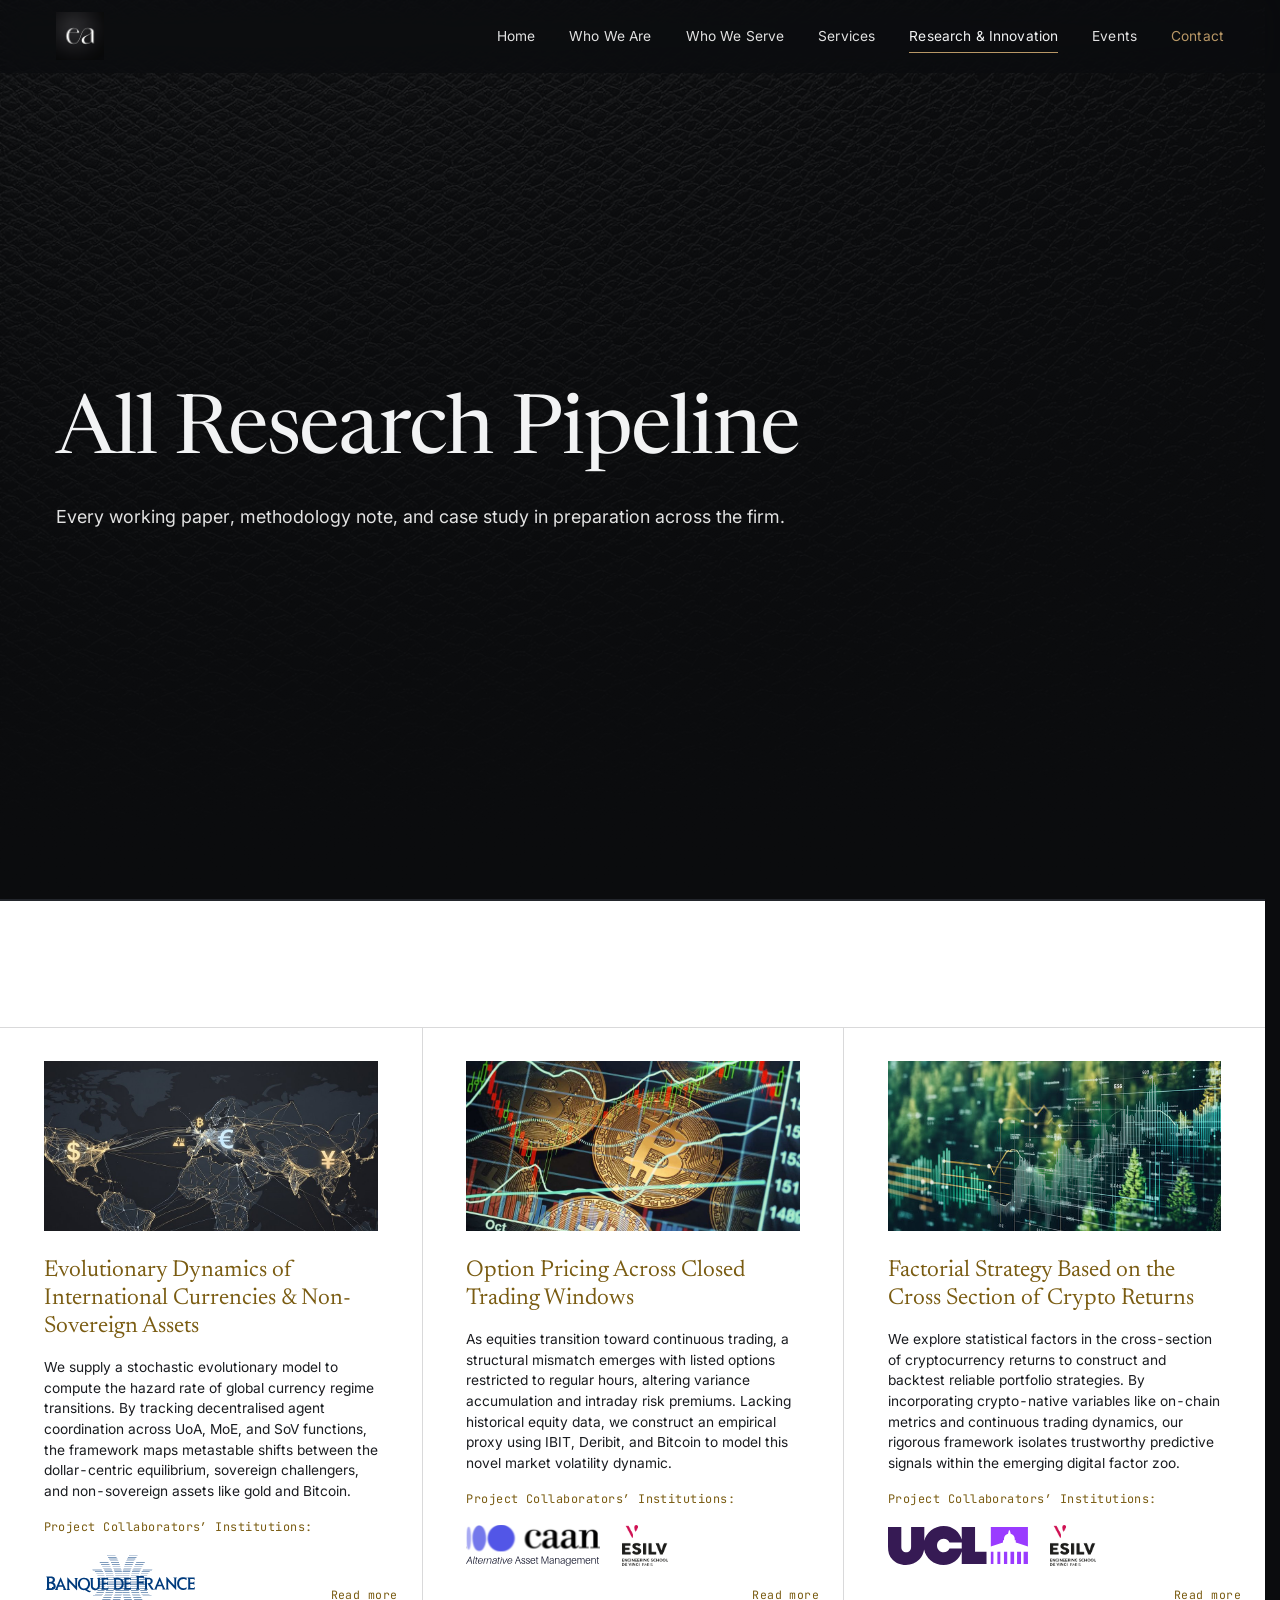
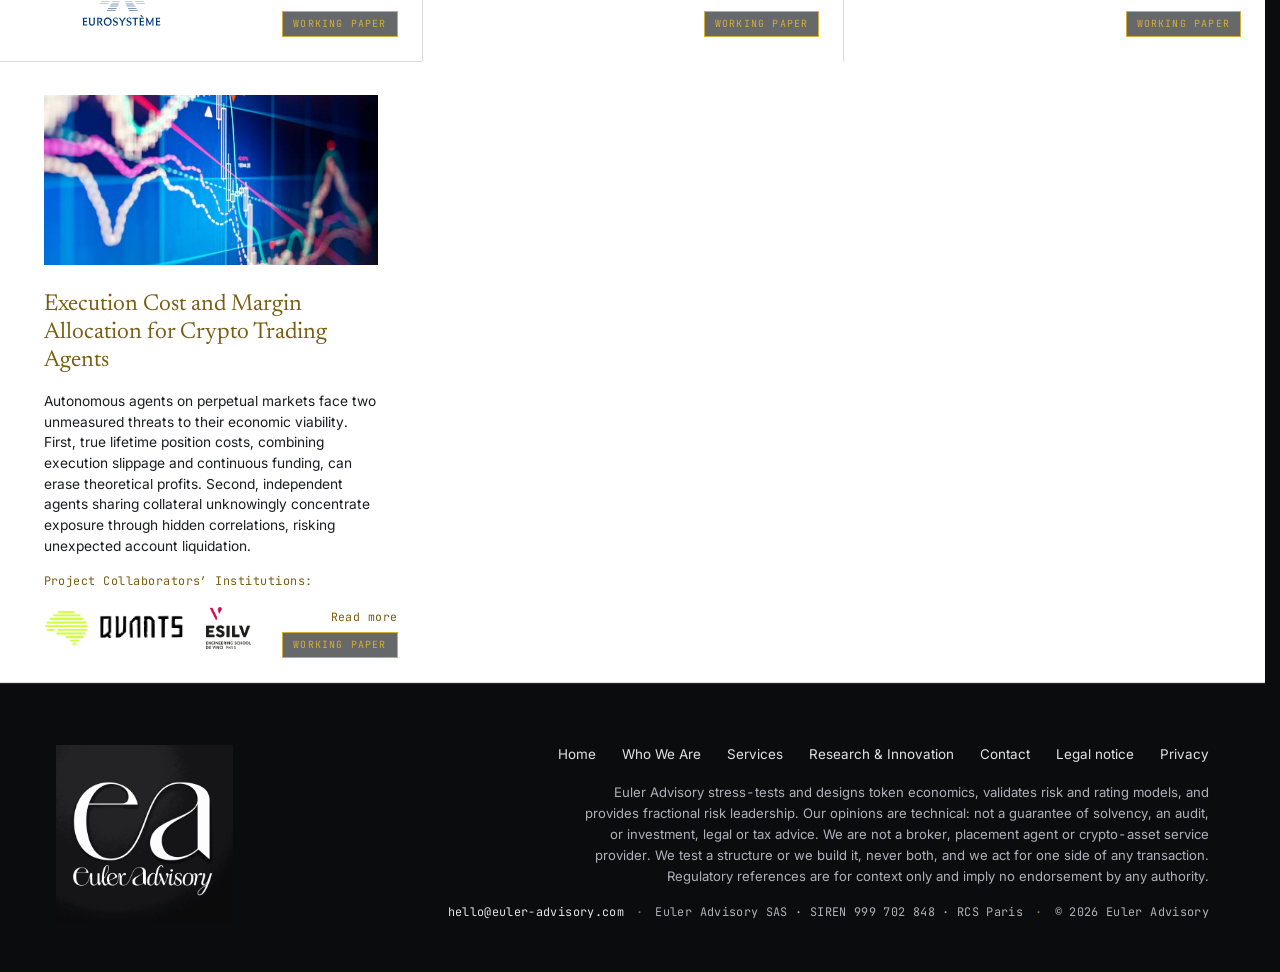
<file: all-research.html>
<!DOCTYPE html>
<html lang="en">
<head>
<meta charset="UTF-8" />
<meta name="viewport" content="width=device-width, initial-scale=1.0" />
<title>All Research Pipeline | Euler Advisory</title>
<meta name="description" content="The complete Euler Advisory research pipeline: reflexive cascading failures, power-systems contagion in digital-asset liquidity, and grid × energy × credit fusion for compute infrastructure." />
<meta name="robots" content="index, follow" />
<link rel="canonical" href="https://euler-advisory.com/all-research.html" />
<meta property="og:type" content="website" />
<meta property="og:title" content="All Research Pipeline | Euler Advisory" />
<meta property="og:description" content="The complete Euler Advisory research pipeline." />
<meta property="og:url" content="https://euler-advisory.com/all-research.html" />
<meta property="og:site_name" content="Euler Advisory" />
<meta property="og:image" content="https://euler-advisory.com/Images/og-card.jpg" />
<meta property="og:image:width" content="1200" />
<meta property="og:image:height" content="630" />
<meta property="og:image:alt" content="Euler Advisory monogram on a black textured surface" />
<meta property="og:locale" content="en_GB" />
<meta name="twitter:card" content="summary_large_image" />

<link rel="preconnect" href="https://fonts.googleapis.com" />
<link rel="preconnect" href="https://fonts.gstatic.com" crossorigin />
<link href="https://fonts.googleapis.com/css2?family=Newsreader:ital,opsz,wght@0,6..72,400;0,6..72,500;1,6..72,400&family=Inter:wght@400;500;600&family=JetBrains+Mono:wght@400;500&display=swap" rel="stylesheet" />
<link rel="icon" href="Images/Euler_Advisory_Logo_4black_broser-tab.png" type="image/png" />
<link rel="apple-touch-icon" href="Images/Euler_Advisory_Logo_4black_broser-tab.png" />
<link rel="stylesheet" href="styles.css" />
</head>
<body>

<header class="site-header" id="top">
  <div class="container header-inner">
    <a class="brand" href="index.html" aria-label="Euler Advisory home">
      <img class="brand-logo" src="Images/Euler_Advisory_Logo_4black_broser-tab.png" alt="Euler Advisory" />
    </a>
    <nav class="site-nav" aria-label="Primary">
      <a href="index.html">Home</a>
      <div class="nav-item has-dropdown">
        <a href="about.html" aria-haspopup="true">Who We Are</a>
        <div class="nav-dropdown" role="menu">
          <a href="about.html#founder" role="menuitem">The Founder</a>
          <a href="about.html#euler-standard" role="menuitem">Our Standard</a>
          <a href="about.html#presence" role="menuitem">Institutional Presence</a>
        </div>
      </div>
      <a href="index.html#solutions">Who We Serve</a>
      <div class="nav-item has-dropdown">
        <a href="index.html#services" aria-haspopup="true">Services</a>
        <div class="nav-dropdown" role="menu">
          <a href="digital-asset-architecture.html" role="menuitem">You're Raising Capital</a>
          <a href="quantitative-due-diligence.html" role="menuitem">You're Allocating Capital</a>
          <a href="regulatory-supervision.html" role="menuitem">You're Regulated</a>
        </div>
      </div>
      <div class="nav-item has-dropdown">
        <a href="research.html" class="is-active" aria-haspopup="true">Research &amp; Innovation</a>
        <div class="nav-dropdown" role="menu">
          <a href="research.html#research-areas" role="menuitem">Research Areas</a>
          <a href="research.html#rd-commitment" role="menuitem">Institutional R&amp;D Commitment</a>
          <a href="research.html#pipeline" role="menuitem">Ongoing Research</a>
          <a href="research.html#engagements" role="menuitem">Workshops, Lectures and Talks</a>
        </div>
      </div>
      <a href="all-sessions.html">Events</a>
      <a href="contact.html" class="nav-cta">Contact</a>
    </nav>
    <button class="nav-toggle" aria-label="Open menu" aria-expanded="false" aria-controls="mobile-nav">
      <span></span><span></span><span></span>
    </button>
  </div>
  <nav class="mobile-nav" id="mobile-nav" aria-label="Mobile">
    <a href="index.html">Home</a>
    <a href="about.html">Who We Are</a>
    <a class="mobile-sub" href="about.html#founder">The Founder</a>
    <a class="mobile-sub" href="about.html#euler-standard">Our Standard</a>
    <a class="mobile-sub" href="about.html#presence">Institutional Presence</a>
    <a href="index.html#solutions">Who We Serve</a>
    <a href="index.html#services">Services</a>
    <a class="mobile-sub" href="digital-asset-architecture.html">You're Raising Capital</a>
    <a class="mobile-sub" href="quantitative-due-diligence.html">You're Allocating Capital</a>
    <a class="mobile-sub" href="regulatory-supervision.html">You're Regulated</a>
    <a href="research.html">Research &amp; Innovation</a>
    <a class="mobile-sub" href="research.html#research-areas">Research Areas</a>
    <a class="mobile-sub" href="research.html#rd-commitment">Institutional R&amp;D Commitment</a>
    <a class="mobile-sub" href="research.html#pipeline">Ongoing Research</a>
    <a class="mobile-sub" href="research.html#engagements">Workshops, Lectures and Talks</a>
    <a href="all-sessions.html">Events</a>
    <a href="contact.html">Contact</a>
  </nav>
</header>

<main>

  <!-- ============================ PAGE HERO ============================ -->
  <section class="page-hero page-hero--xl">
    <div class="page-hero-surface" aria-hidden="true"></div>
    <div class="container">
      <h1 class="reveal">All Research Pipeline</h1>
      <p class="page-sub reveal">Every working paper, methodology note, and case study in preparation across the firm.</p>
    </div>
  </section>

  <!-- ============================ FULL RESEARCH GRID ============================ -->
  <section class="section" id="pipeline" style="border-top: 1px solid var(--c-line);">
    <!-- Cards: full-bleed edge-to-edge 3-column grid (all entries) -->
    <div class="fb-grid fb-grid--3 reveal" style="margin-top: clamp(32px, 5vh, 64px);">
      <article class="fb-col">
        <span class="pl-badge">Working paper</span>
        <a href="#" class="pl-readmore">Read more</a>
        <img class="pl-cover" src="Images/Paper1.jpg" alt="" loading="lazy" />
        <h3 class="fb-title">Evolutionary Dynamics of International Currencies &amp; Non-Sovereign Assets</h3>
        <p class="fb-text">We supply a stochastic evolutionary model to compute the hazard rate of global currency regime transitions. By tracking decentralised agent coordination across UoA, MoE, and SoV functions, the framework maps metastable shifts between the dollar-centric equilibrium, sovereign challengers, and non-sovereign assets like gold and Bitcoin.</p>
        <div class="pl-collab">
          <p class="pl-collab-label">Project Collaborators’ Institutions:</p>
          <div class="pl-collab-logos">
            <img class="bdf-logo" src="./Logos/Banque_de_France.svg" alt="Banque de France" loading="lazy" />
          </div>
        </div>
      </article>
      <article class="fb-col">
        <span class="pl-badge">Working paper</span>
        <a href="#" class="pl-readmore">Read more</a>
        <img class="pl-cover" src="Images/Paper2.jpg" alt="" loading="lazy" />
        <h3 class="fb-title">Option Pricing Across Closed Trading Windows</h3>
        <p class="fb-text">As equities transition toward continuous trading, a structural mismatch emerges with listed options restricted to regular hours, altering variance accumulation and intraday risk premiums. Lacking historical equity data, we construct an empirical proxy using IBIT, Deribit, and Bitcoin to model this novel market volatility dynamic.</p>
        <div class="pl-collab">
          <p class="pl-collab-label">Project Collaborators’ Institutions:</p>
          <div class="pl-collab-logos">
            <img class="bdf-logo" src="Logos/CAAN.svg" alt="Caan" loading="lazy" style="max-height: 42px; max-width: 140px;" />
            <img class="bdf-logo" src="Logos/ESILV.png" alt="ESILV" loading="lazy" style="max-height: 42px; max-width: 140px;" />
          </div>
        </div>
      </article>
      <article class="fb-col">
        <span class="pl-badge">Working paper</span>
        <a href="#" class="pl-readmore">Read more</a>
        <img class="pl-cover" src="Images/Paper3.png" alt="" loading="lazy" />
        <h3 class="fb-title">Factorial Strategy Based on the Cross Section of Crypto Returns</h3>
        <p class="fb-text">We explore statistical factors in the cross-section of cryptocurrency returns to construct and backtest reliable portfolio strategies. By incorporating crypto-native variables like on-chain metrics and continuous trading dynamics, our rigorous framework isolates trustworthy predictive signals within the emerging digital factor zoo.</p>
        <div class="pl-collab">
          <p class="pl-collab-label">Project Collaborators’ Institutions:</p>
          <div class="pl-collab-logos">
            <img class="bdf-logo" src="./Logos/UCL.svg" alt="UCL" loading="lazy" style="max-height: 42px; max-width: 140px;" />
            <img class="bdf-logo" src="Logos/ESILV.png" alt="ESILV" loading="lazy" style="max-height: 42px; max-width: 140px;" />
          </div>
        </div>
      </article>
      <article class="fb-col">
        <span class="pl-badge">Working paper</span>
        <a href="#" class="pl-readmore">Read more</a>
        <img class="pl-cover" src="Images/Paper4.png" alt="" loading="lazy" />
        <h3 class="fb-title">Execution Cost and Margin Allocation for Crypto Trading Agents</h3>
        <p class="fb-text">Autonomous agents on perpetual markets face two unmeasured threats to their economic viability. First, true lifetime position costs, combining execution slippage and continuous funding, can erase theoretical profits. Second, independent agents sharing collateral unknowingly concentrate exposure through hidden correlations, risking unexpected account liquidation.</p>
        <div class="pl-collab">
          <p class="pl-collab-label">Project Collaborators’ Institutions:</p>
          <div class="pl-collab-logos">
            <img class="bdf-logo" src="./Logos/QVANTS.png" alt="QVANTS" loading="lazy" style="max-height: 42px; max-width: 140px;" />
            <img class="bdf-logo" src="Logos/ESILV.png" alt="ESILV" loading="lazy" style="max-height: 42px; max-width: 140px;" />
          </div>
        </div>
      </article>
    </div>
  </section>

</main>

<!-- ============================ FOOTER ============================ -->
<footer class="site-footer">
  <div class="container footer-inner">
    <div class="footer-logo">
      <img class="footer-logo-img" src="Images/Euler_Advisory_Logo_4black.png" alt="Euler Advisory" loading="lazy" decoding="async" />
    </div>
    <div class="footer-text">
      <nav class="footer-nav" aria-label="Footer">
        <a href="index.html">Home</a>
        <a href="about.html">Who We Are</a>
        <a href="index.html#services">Services</a>
        <a href="research.html">Research &amp; Innovation</a>
        <a href="contact.html">Contact</a>
        <a href="legal-notice.html">Legal notice</a>
        <a href="privacy.html">Privacy</a>
      </nav>
      <p class="footer-statement">
        Euler Advisory stress-tests and designs token economics, validates risk and rating models, and provides fractional risk leadership. Our opinions are technical: not a guarantee of solvency, an audit, or investment, legal or tax advice. We are not a broker, placement agent or crypto-asset service provider. We test a structure or we build it, never both, and we act for one side of any transaction. Regulatory references are for context only and imply no endorsement by any authority.
      </p>
      <p class="footer-meta">
        <a href="mailto:hello@euler-advisory.com">hello@euler-advisory.com</a>
        <span class="dot">·</span><span>Euler Advisory SAS · SIREN 999 702 848 · RCS Paris</span>
        <span class="dot">·</span><span>© 2026 Euler Advisory</span>
      </p>
    </div>
  </div>
</footer>

<script src="script.js"></script>
</body>
</html>
</file>
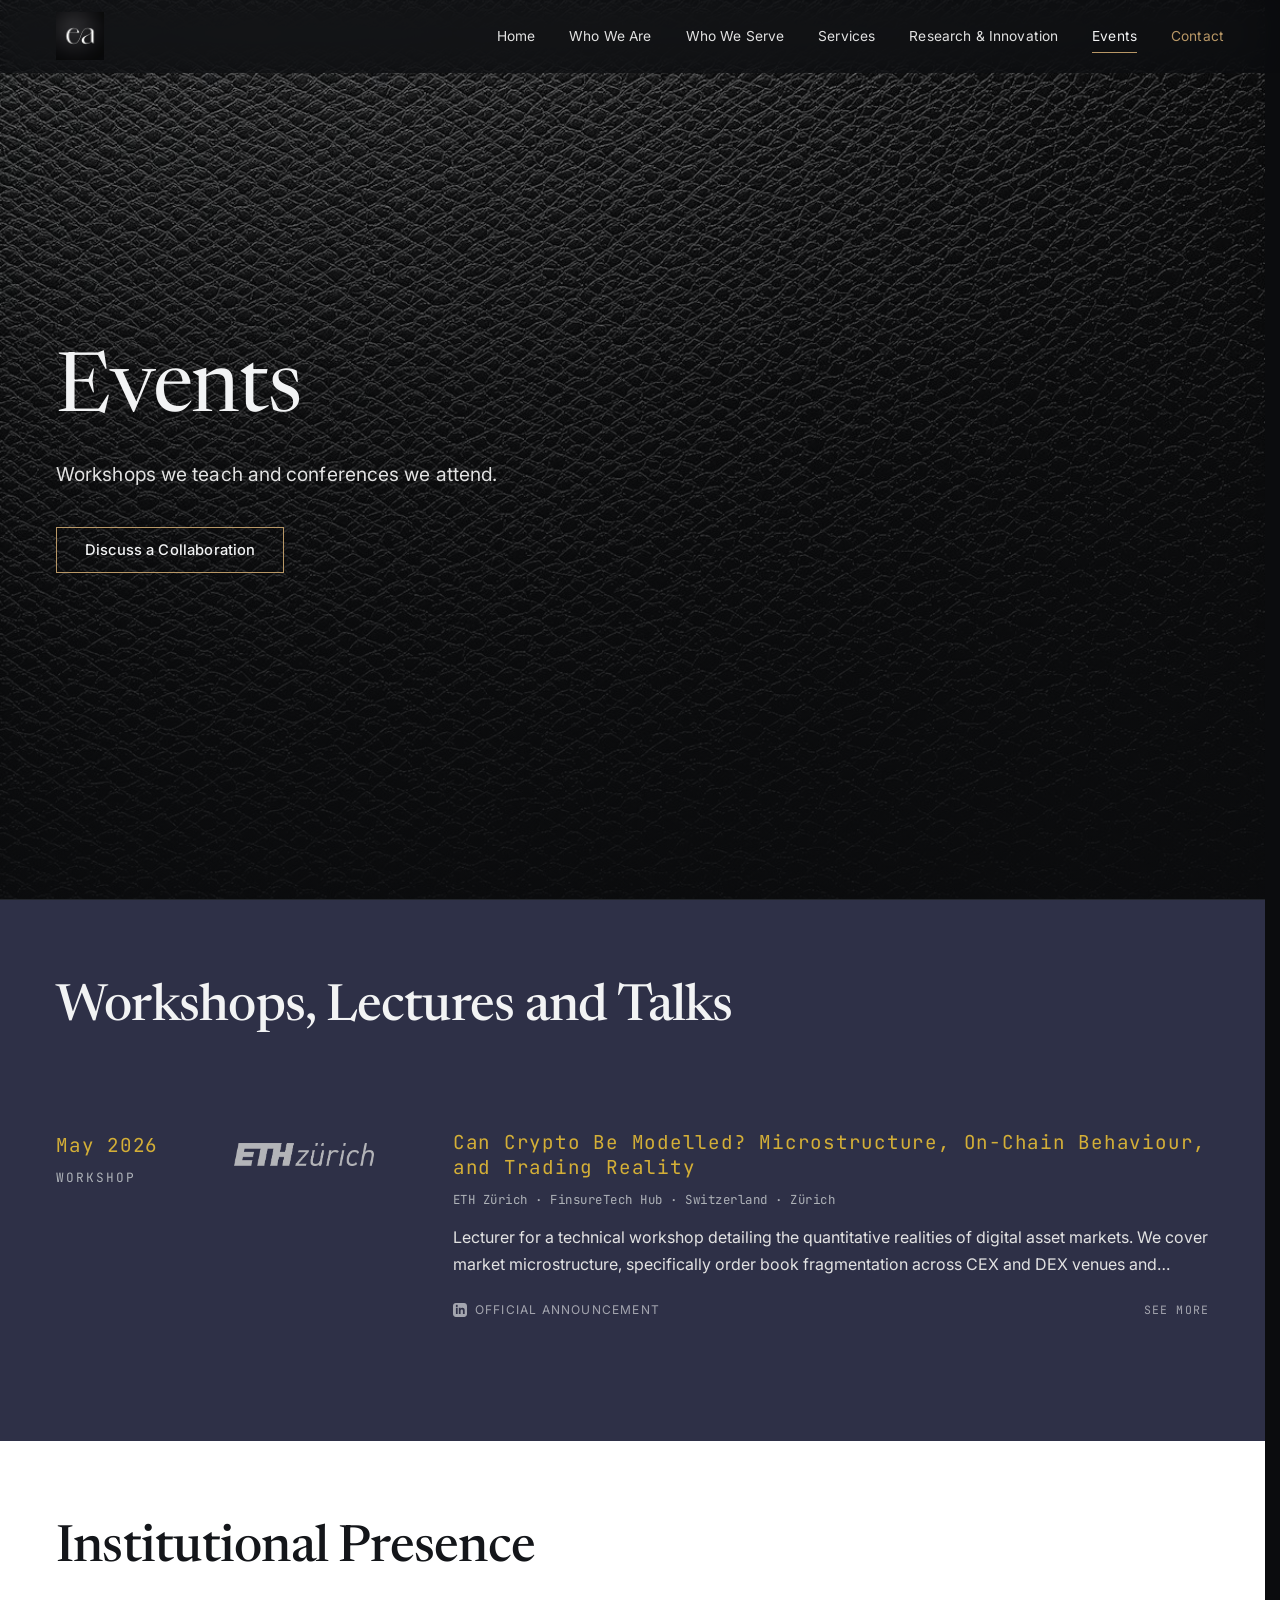
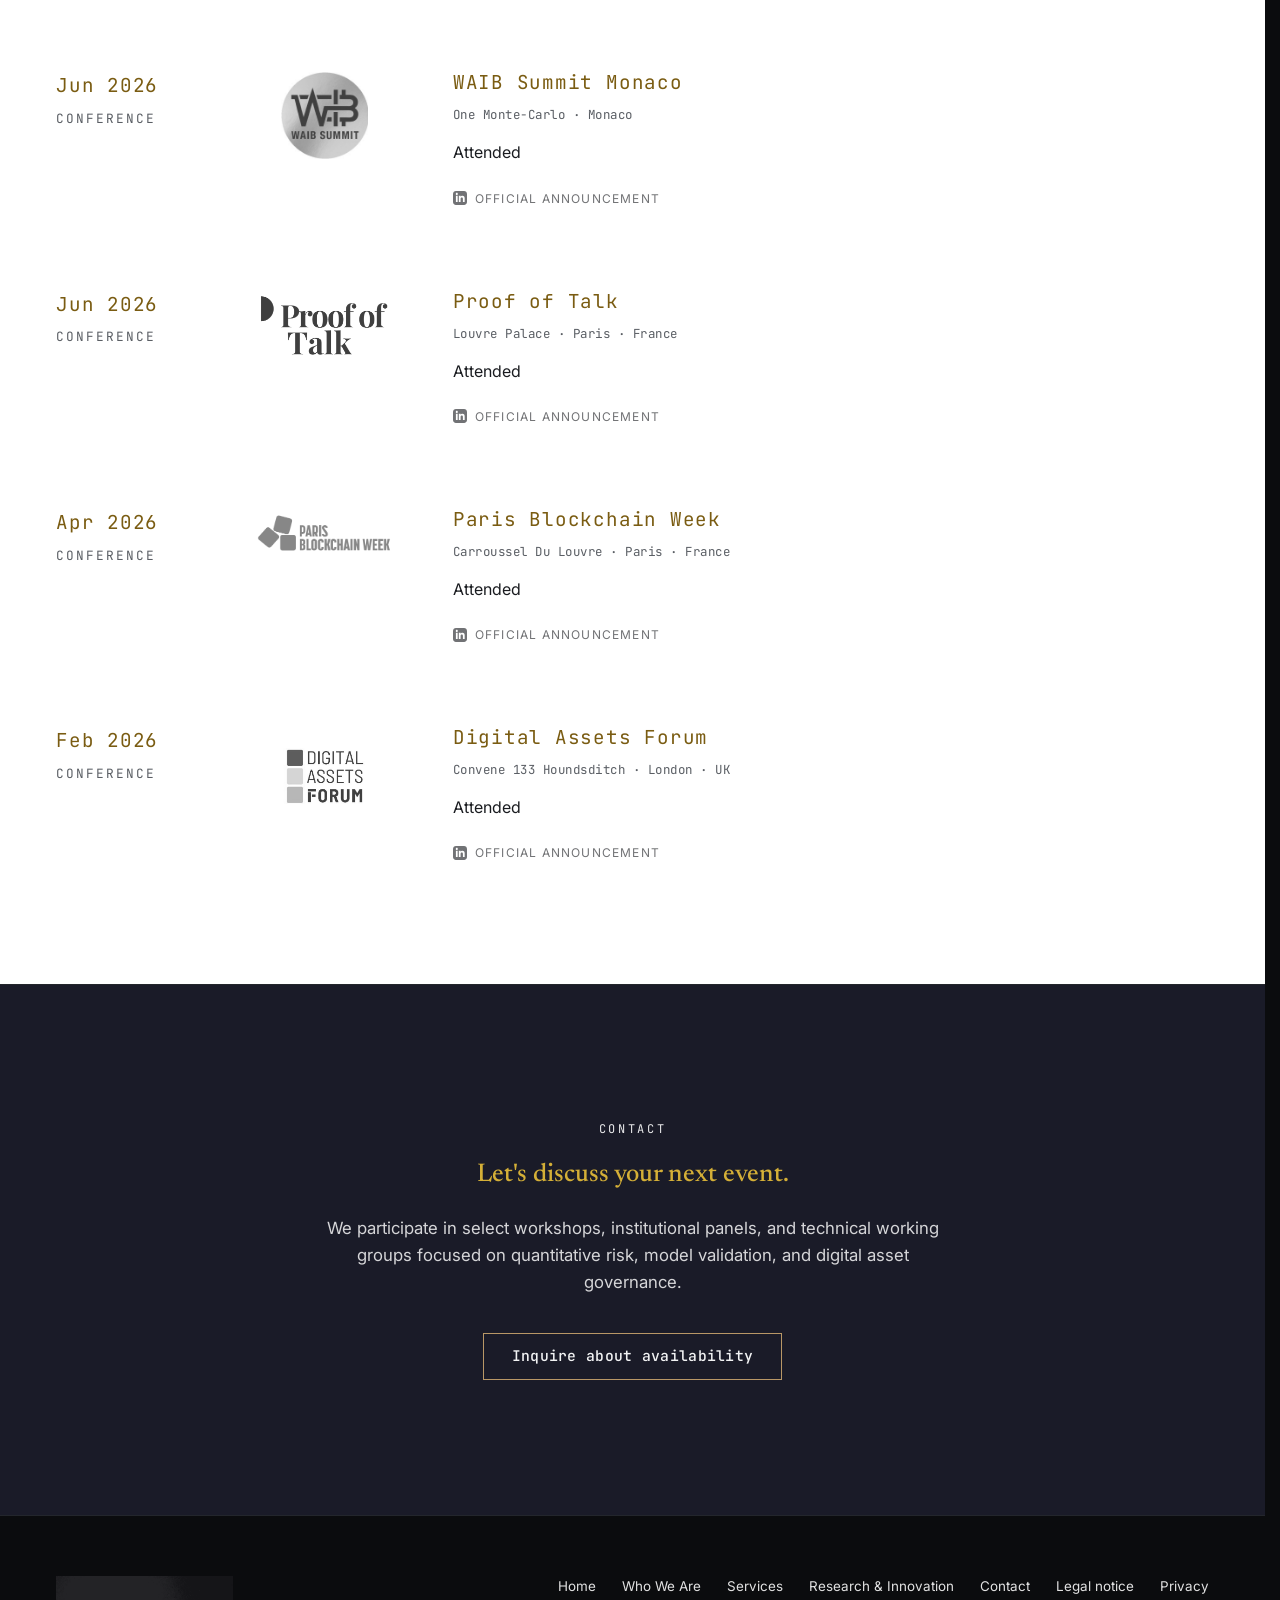
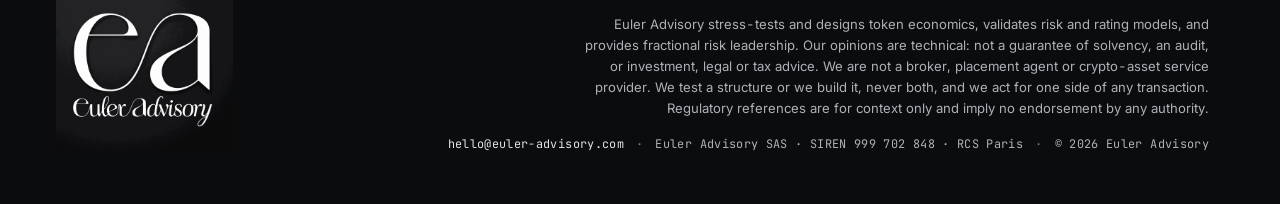
<file: all-sessions.html>
<!DOCTYPE html>
<html lang="en">
<head>
<meta charset="UTF-8" />
<meta name="viewport" content="width=device-width, initial-scale=1.0" />
<title>Events | Euler Advisory</title>
<meta name="description" content="The complete archive of Euler Advisory academic engagements: workshops, lectures, and invited talks on quantitative risk, digital-asset liquidity, and climate-transition modelling." />
<meta name="robots" content="index, follow" />
<link rel="canonical" href="https://euler-advisory.com/all-sessions.html" />
<meta property="og:type" content="website" />
<meta property="og:title" content="All Workshops, Lectures and Talks | Euler Advisory" />
<meta property="og:description" content="The complete archive of Euler Advisory academic engagements." />
<meta property="og:url" content="https://euler-advisory.com/all-sessions.html" />
<meta property="og:site_name" content="Euler Advisory" />
<meta property="og:image" content="https://euler-advisory.com/Images/og-card.jpg" />
<meta property="og:image:width" content="1200" />
<meta property="og:image:height" content="630" />
<meta property="og:image:alt" content="Euler Advisory monogram on a black textured surface" />
<meta property="og:locale" content="en_GB" />
<meta name="twitter:card" content="summary_large_image" />

<link rel="preconnect" href="https://fonts.googleapis.com" />
<link rel="preconnect" href="https://fonts.gstatic.com" crossorigin />
<link href="https://fonts.googleapis.com/css2?family=Newsreader:ital,opsz,wght@0,6..72,400;0,6..72,500;1,6..72,400&family=Inter:wght@400;500;600&family=JetBrains+Mono:wght@400;500&display=swap" rel="stylesheet" />
<link rel="icon" href="Images/Euler_Advisory_Logo_4black_broser-tab.png" type="image/png" />
<link rel="apple-touch-icon" href="Images/Euler_Advisory_Logo_4black_broser-tab.png" />
<link rel="stylesheet" href="styles.css" />
</head>
<body>

<header class="site-header" id="top">
  <div class="container header-inner">
    <a class="brand" href="index.html" aria-label="Euler Advisory home">
      <img class="brand-logo" src="Images/Euler_Advisory_Logo_4black_broser-tab.png" alt="Euler Advisory" />
    </a>
    <nav class="site-nav" aria-label="Primary">
      <a href="index.html">Home</a>
      <div class="nav-item has-dropdown">
        <a href="about.html" aria-haspopup="true">Who We Are</a>
        <div class="nav-dropdown" role="menu">
          <a href="about.html#founder" role="menuitem">The Founder</a>
          <a href="about.html#euler-standard" role="menuitem">Our Standard</a>
          <a href="about.html#presence" role="menuitem">Institutional Presence</a>
        </div>
      </div>
      <a href="index.html#solutions">Who We Serve</a>
      <div class="nav-item has-dropdown">
        <a href="index.html#services" aria-haspopup="true">Services</a>
        <div class="nav-dropdown" role="menu">
          <a href="digital-asset-architecture.html" role="menuitem">You're Raising Capital</a>
          <a href="quantitative-due-diligence.html" role="menuitem">You're Allocating Capital</a>
          <a href="regulatory-supervision.html" role="menuitem">You're Regulated</a>
        </div>
      </div>
      <div class="nav-item has-dropdown">
        <a href="research.html" aria-haspopup="true">Research &amp; Innovation</a>
        <div class="nav-dropdown" role="menu">
          <a href="research.html#research-areas" role="menuitem">Research Areas</a>
          <a href="research.html#rd-commitment" role="menuitem">Institutional R&amp;D Commitment</a>
          <a href="research.html#pipeline" role="menuitem">Ongoing Research</a>
          <a href="research.html#engagements" role="menuitem">Workshops, Lectures and Talks</a>
        </div>
      </div>
      <a href="all-sessions.html" class="is-active">Events</a>
      <a href="contact.html" class="nav-cta">Contact</a>
    </nav>
    <button class="nav-toggle" aria-label="Open menu" aria-expanded="false" aria-controls="mobile-nav">
      <span></span><span></span><span></span>
    </button>
  </div>
  <nav class="mobile-nav" id="mobile-nav" aria-label="Mobile">
    <a href="index.html">Home</a>
    <a href="about.html">Who We Are</a>
    <a class="mobile-sub" href="about.html#founder">The Founder</a>
    <a class="mobile-sub" href="about.html#euler-standard">Our Standard</a>
    <a class="mobile-sub" href="about.html#presence">Institutional Presence</a>
    <a href="index.html#solutions">Who We Serve</a>
    <a href="index.html#services">Services</a>
    <a class="mobile-sub" href="digital-asset-architecture.html">You're Raising Capital</a>
    <a class="mobile-sub" href="quantitative-due-diligence.html">You're Allocating Capital</a>
    <a class="mobile-sub" href="regulatory-supervision.html">You're Regulated</a>
    <a href="research.html">Research &amp; Innovation</a>
    <a class="mobile-sub" href="research.html#research-areas">Research Areas</a>
    <a class="mobile-sub" href="research.html#rd-commitment">Institutional R&amp;D Commitment</a>
    <a class="mobile-sub" href="research.html#pipeline">Ongoing Research</a>
    <a class="mobile-sub" href="research.html#engagements">Workshops, Lectures and Talks</a>
    <a href="all-sessions.html" class="is-active">Events</a>
    <a href="contact.html">Contact</a>
  </nav>
</header>

<main>

  <!-- ============================ PAGE HERO (Events) ============================ -->
  <section class="page-hero">
    <div class="page-hero-surface hero-bg-image" aria-hidden="true"></div>
    <div class="page-hero-overlay" aria-hidden="true"></div>
    <div class="container">
      <div class="hero-top">
        <h1 class="reveal">Events</h1>
        <p class="hero-lede reveal">Workshops we teach and conferences we attend.</p>
        <div class="hero-actions reveal"><a href="contact.html" class="btn btn-primary">Discuss a Collaboration</a></div>
      </div>
    </div>
  </section>

  <!-- ============================ SECTION 1: WORKSHOPS, LECTURES AND TALKS ============================ -->
  <section class="section eng-compact" id="engagements">
    <div class="container">
      <h2 class="section-title reveal" style="margin-bottom: clamp(40px,6vh,64px);">Workshops, Lectures and Talks</h2>
      <div class="eng-rows" style="margin-top: 0;">

        <div class="eng-row reveal eng-row--wide">
          <div class="eng-meta">
            <span class="eng-date">May 2026</span>
            <span class="eng-type">Workshop</span>
          </div>
          <span class="eng-logo-cell" data-fallback="ETH Zürich"><img class="eng-logo" src="Logos/ETH%20Zurich.png" alt="ETH Zürich" loading="lazy" /></span>
          <div class="eng-content">
            <h3 class="eng-title--date">Can Crypto Be Modelled? Microstructure, On-Chain Behaviour, and Trading Reality</h3>
            <p class="eng-venue">ETH Zürich · FinsureTech Hub · Switzerland · Zürich</p>
            <p class="eng-role clamp-text" id="eth-desc">Lecturer for a technical workshop detailing the quantitative realities of digital asset markets. We cover market microstructure, specifically order book fragmentation across CEX and DEX venues and volatility regime shifts. We also explore on-chain intelligence methodologies, including network forensics, behavioural modelling, and anomaly detection, alongside systematic algorithmic execution in 24/7 high-volatility environments. Finally, the session addresses regulatory compliance and risk management, highlighting why Gaussian TradFi models fail in crypto and how to optimise portfolios under strict institutional constraints.</p>
            <div class="eng-actions" style="display: flex; justify-content: space-between; align-items: center; margin-top: 12px;">
              <a href="https://www.linkedin.com/posts/activity-7464988672594132992-zkxp?utm_source=share&utm_medium=member_desktop&rcm=ACoAABTjXt4BngpAM8uMmPIQF9twSZlRTLizKBw" target="_blank" rel="noopener noreferrer" style="display: inline-flex; align-items: center; gap: 8px; font-size: 0.75rem; text-transform: uppercase; letter-spacing: 0.1em; opacity: 0.6; text-decoration: none; transition: opacity 0.2s;" onmouseover="this.style.opacity='1'" onmouseout="this.style.opacity='0.6'">
                <svg xmlns="http://www.w3.org/2000/svg" width="14" height="14" viewBox="0 0 24 24" fill="currentColor">
                  <path d="M19 0h-14c-2.761 0-5 2.239-5 5v14c0 2.761 2.239 5 5 5h14c2.762 0 5-2.239 5-5v-14c0-2.761-2.238-5-5-5zm-11 19h-3v-11h3v11zm-1.5-12.268c-.966 0-1.75-.79-1.75-1.764s.784-1.764 1.75-1.764 1.75.79 1.75 1.764-.783 1.764-1.75 1.764zm13.5 12.268h-3v-5.604c0-3.368-4-3.113-4 0v5.604h-3v-11h3v1.765c1.396-2.586 7-2.777 7 2.476v6.759z"/>
                </svg>
                Official Announcement
              </a>
              <button class="clamp-toggle" type="button" aria-controls="eth-desc" aria-expanded="false">See more</button>
            </div>
          </div>
        </div>

      </div>
    </div>
  </section>

  <!-- ============================ SECTION 2: INSTITUTIONAL PRESENCE (white theme) ============================ -->
  <section class="section eng-compact" id="presence">
    <div class="container">
      <h2 class="section-title reveal" style="margin-bottom: clamp(40px,6vh,64px);">Institutional Presence</h2>
      <div class="eng-rows" style="margin-top: 0;">

        <div class="eng-row reveal">
          <div class="eng-meta">
            <span class="eng-date">Jun 2026</span>
            <span class="eng-type">Conference</span>
          </div>
          <span class="eng-logo-cell" data-fallback="WAIB Summit Monaco"><img class="eng-logo logo-waib" src="./Logos/WAIB_Summit_Monaco.jpg" alt="WAIB Summit Monaco" loading="lazy" /></span>
          <div class="eng-content">
            <h3 class="eng-title--date">WAIB Summit Monaco</h3>
            <p class="eng-venue">One Monte-Carlo · Monaco</p>
            <p class="eng-role">Attended</p>
            <div class="eng-actions" style="display: flex; justify-content: space-between; align-items: center; margin-top: 12px;">
              <a href="https://www.linkedin.com/posts/activity-7469629305988308992-GCFx?utm_source=share&amp;utm_medium=member_desktop&amp;rcm=ACoAABTjXt4BngpAM8uMmPIQF9twSZlRTLizKBw" target="_blank" rel="noopener noreferrer" style="display: inline-flex; align-items: center; gap: 8px; font-size: 0.75rem; text-transform: uppercase; letter-spacing: 0.1em; opacity: 0.6; text-decoration: none; transition: opacity 0.2s;" onmouseover="this.style.opacity='1'" onmouseout="this.style.opacity='0.6'">
                <svg xmlns="http://www.w3.org/2000/svg" width="14" height="14" viewBox="0 0 24 24" fill="currentColor">
                  <path d="M19 0h-14c-2.761 0-5 2.239-5 5v14c0 2.761 2.239 5 5 5h14c2.762 0 5-2.239 5-5v-14c0-2.761-2.238-5-5-5zm-11 19h-3v-11h3v11zm-1.5-12.268c-.966 0-1.75-.79-1.75-1.764s.784-1.764 1.75-1.764 1.75.79 1.75 1.764-.783 1.764-1.75 1.764zm13.5 12.268h-3v-5.604c0-3.368-4-3.113-4 0v5.604h-3v-11h3v1.765c1.396-2.586 7-2.777 7 2.476v6.759z"/>
                </svg>
                Official Announcement
              </a>
            </div>
          </div>
        </div>

        <div class="eng-row reveal">
          <div class="eng-meta">
            <span class="eng-date">Jun 2026</span>
            <span class="eng-type">Conference</span>
          </div>
          <span class="eng-logo-cell" data-fallback="Proof of Talk"><img class="eng-logo logo-pot" src="./Logos/ProofOfTalk.webp" alt="Proof of Talk" loading="lazy" /></span>
          <div class="eng-content">
            <h3 class="eng-title--date">Proof of Talk</h3>
            <p class="eng-venue">Louvre Palace · Paris · France</p>
            <p class="eng-role">Attended</p>
            <div class="eng-actions" style="display: flex; justify-content: space-between; align-items: center; margin-top: 12px;">
              <a href="https://www.linkedin.com/posts/activity-7460305660774240256-JaU1?utm_source=share&amp;utm_medium=member_desktop&amp;rcm=ACoAABTjXt4BngpAM8uMmPIQF9twSZlRTLizKBw" target="_blank" rel="noopener noreferrer" style="display: inline-flex; align-items: center; gap: 8px; font-size: 0.75rem; text-transform: uppercase; letter-spacing: 0.1em; opacity: 0.6; text-decoration: none; transition: opacity 0.2s;" onmouseover="this.style.opacity='1'" onmouseout="this.style.opacity='0.6'">
                <svg xmlns="http://www.w3.org/2000/svg" width="14" height="14" viewBox="0 0 24 24" fill="currentColor">
                  <path d="M19 0h-14c-2.761 0-5 2.239-5 5v14c0 2.761 2.239 5 5 5h14c2.762 0 5-2.239 5-5v-14c0-2.761-2.238-5-5-5zm-11 19h-3v-11h3v11zm-1.5-12.268c-.966 0-1.75-.79-1.75-1.764s.784-1.764 1.75-1.764 1.75.79 1.75 1.764-.783 1.764-1.75 1.764zm13.5 12.268h-3v-5.604c0-3.368-4-3.113-4 0v5.604h-3v-11h3v1.765c1.396-2.586 7-2.777 7 2.476v6.759z"/>
                </svg>
                Official Announcement
              </a>
            </div>
          </div>
        </div>

        <div class="eng-row reveal">
          <div class="eng-meta">
            <span class="eng-date">Apr 2026</span>
            <span class="eng-type">Conference</span>
          </div>
          <span class="eng-logo-cell" data-fallback="Paris Blockchain Week"><img class="eng-logo logo-pbw" src="./Logos/ParisBlockChainWeek.png" alt="Paris Blockchain Week" loading="lazy" /></span>
          <div class="eng-content">
            <h3 class="eng-title--date">Paris Blockchain Week</h3>
            <p class="eng-venue">Carroussel Du Louvre · Paris · France</p>
            <p class="eng-role">Attended</p>
            <div class="eng-actions" style="display: flex; justify-content: space-between; align-items: center; margin-top: 12px;">
              <a href="https://www.linkedin.com/posts/activity-7449411256748265472-UEiD?utm_source=share&amp;utm_medium=member_desktop&amp;rcm=ACoAABTjXt4BngpAM8uMmPIQF9twSZlRTLizKBw" target="_blank" rel="noopener noreferrer" style="display: inline-flex; align-items: center; gap: 8px; font-size: 0.75rem; text-transform: uppercase; letter-spacing: 0.1em; opacity: 0.6; text-decoration: none; transition: opacity 0.2s;" onmouseover="this.style.opacity='1'" onmouseout="this.style.opacity='0.6'">
                <svg xmlns="http://www.w3.org/2000/svg" width="14" height="14" viewBox="0 0 24 24" fill="currentColor">
                  <path d="M19 0h-14c-2.761 0-5 2.239-5 5v14c0 2.761 2.239 5 5 5h14c2.762 0 5-2.239 5-5v-14c0-2.761-2.238-5-5-5zm-11 19h-3v-11h3v11zm-1.5-12.268c-.966 0-1.75-.79-1.75-1.764s.784-1.764 1.75-1.764 1.75.79 1.75 1.764-.783 1.764-1.75 1.764zm13.5 12.268h-3v-5.604c0-3.368-4-3.113-4 0v5.604h-3v-11h3v1.765c1.396-2.586 7-2.777 7 2.476v6.759z"/>
                </svg>
                Official Announcement
              </a>
            </div>
          </div>
        </div>

        <div class="eng-row reveal">
          <div class="eng-meta">
            <span class="eng-date">Feb 2026</span>
            <span class="eng-type">Conference</span>
          </div>
          <span class="eng-logo-cell" data-fallback="Digital Assets Forum"><img class="eng-logo logo-daf" src="./Logos/Digita_Assets_Forum.jpg" alt="Digital Assets Forum" loading="lazy" /></span>
          <div class="eng-content">
            <h3 class="eng-title--date">Digital Assets Forum</h3>
            <p class="eng-venue">Convene 133 Houndsditch · London · UK</p>
            <p class="eng-role">Attended</p>
            <div class="eng-actions" style="display: flex; justify-content: space-between; align-items: center; margin-top: 12px;">
              <a href="https://www.linkedin.com/feed/update/urn:li:activity:7427743895884750848" target="_blank" rel="noopener noreferrer" style="display: inline-flex; align-items: center; gap: 8px; font-size: 0.75rem; text-transform: uppercase; letter-spacing: 0.1em; opacity: 0.6; text-decoration: none; transition: opacity 0.2s;" onmouseover="this.style.opacity='1'" onmouseout="this.style.opacity='0.6'">
                <svg xmlns="http://www.w3.org/2000/svg" width="14" height="14" viewBox="0 0 24 24" fill="currentColor">
                  <path d="M19 0h-14c-2.761 0-5 2.239-5 5v14c0 2.761 2.239 5 5 5h14c2.762 0 5-2.239 5-5v-14c0-2.761-2.238-5-5-5zm-11 19h-3v-11h3v11zm-1.5-12.268c-.966 0-1.75-.79-1.75-1.764s.784-1.764 1.75-1.764 1.75.79 1.75 1.764-.783 1.764-1.75 1.764zm13.5 12.268h-3v-5.604c0-3.368-4-3.113-4 0v5.604h-3v-11h3v1.765c1.396-2.586 7-2.777 7 2.476v6.759z"/>
                </svg>
                Official Announcement
              </a>
            </div>
          </div>
        </div>

      </div>
    </div>
  </section>

  <!-- ============================ CONTACT CTA (events & speaking inquiries) ============================ -->
  <section class="section contact" id="contact">
    <div class="contact-surface" aria-hidden="true"></div>
    <div class="container contact-inner">
      <p class="section-kicker reveal" style="text-align:center;">Contact</p>
      <h2 class="contact-title reveal">Let's discuss your next event.</h2>
      <p class="contact-lede reveal">We participate in select workshops, institutional panels, and technical working groups focused on quantitative risk, model validation, and digital asset governance.</p>
      <a href="contact.html" class="btn btn-primary contact-btn reveal">Inquire about availability</a>
    </div>
  </section>

</main>

<!-- ============================ FOOTER ============================ -->
<footer class="site-footer">
  <div class="container footer-inner">
    <div class="footer-logo">
      <img class="footer-logo-img" src="Images/Euler_Advisory_Logo_4black.png" alt="Euler Advisory" loading="lazy" decoding="async" />
    </div>
    <div class="footer-text">
      <nav class="footer-nav" aria-label="Footer">
        <a href="index.html">Home</a>
        <a href="about.html">Who We Are</a>
        <a href="index.html#services">Services</a>
        <a href="research.html">Research &amp; Innovation</a>
        <a href="contact.html">Contact</a>
        <a href="legal-notice.html">Legal notice</a>
        <a href="privacy.html">Privacy</a>
      </nav>
      <p class="footer-statement">
        Euler Advisory stress-tests and designs token economics, validates risk and rating models, and provides fractional risk leadership. Our opinions are technical: not a guarantee of solvency, an audit, or investment, legal or tax advice. We are not a broker, placement agent or crypto-asset service provider. We test a structure or we build it, never both, and we act for one side of any transaction. Regulatory references are for context only and imply no endorsement by any authority.
      </p>
      <p class="footer-meta">
        <a href="mailto:hello@euler-advisory.com">hello@euler-advisory.com</a>
        <span class="dot">·</span><span>Euler Advisory SAS · SIREN 999 702 848 · RCS Paris</span>
        <span class="dot">·</span><span>© 2026 Euler Advisory</span>
      </p>
    </div>
  </div>
</footer>

<script src="script.js"></script>
</body>
</html>
</file>
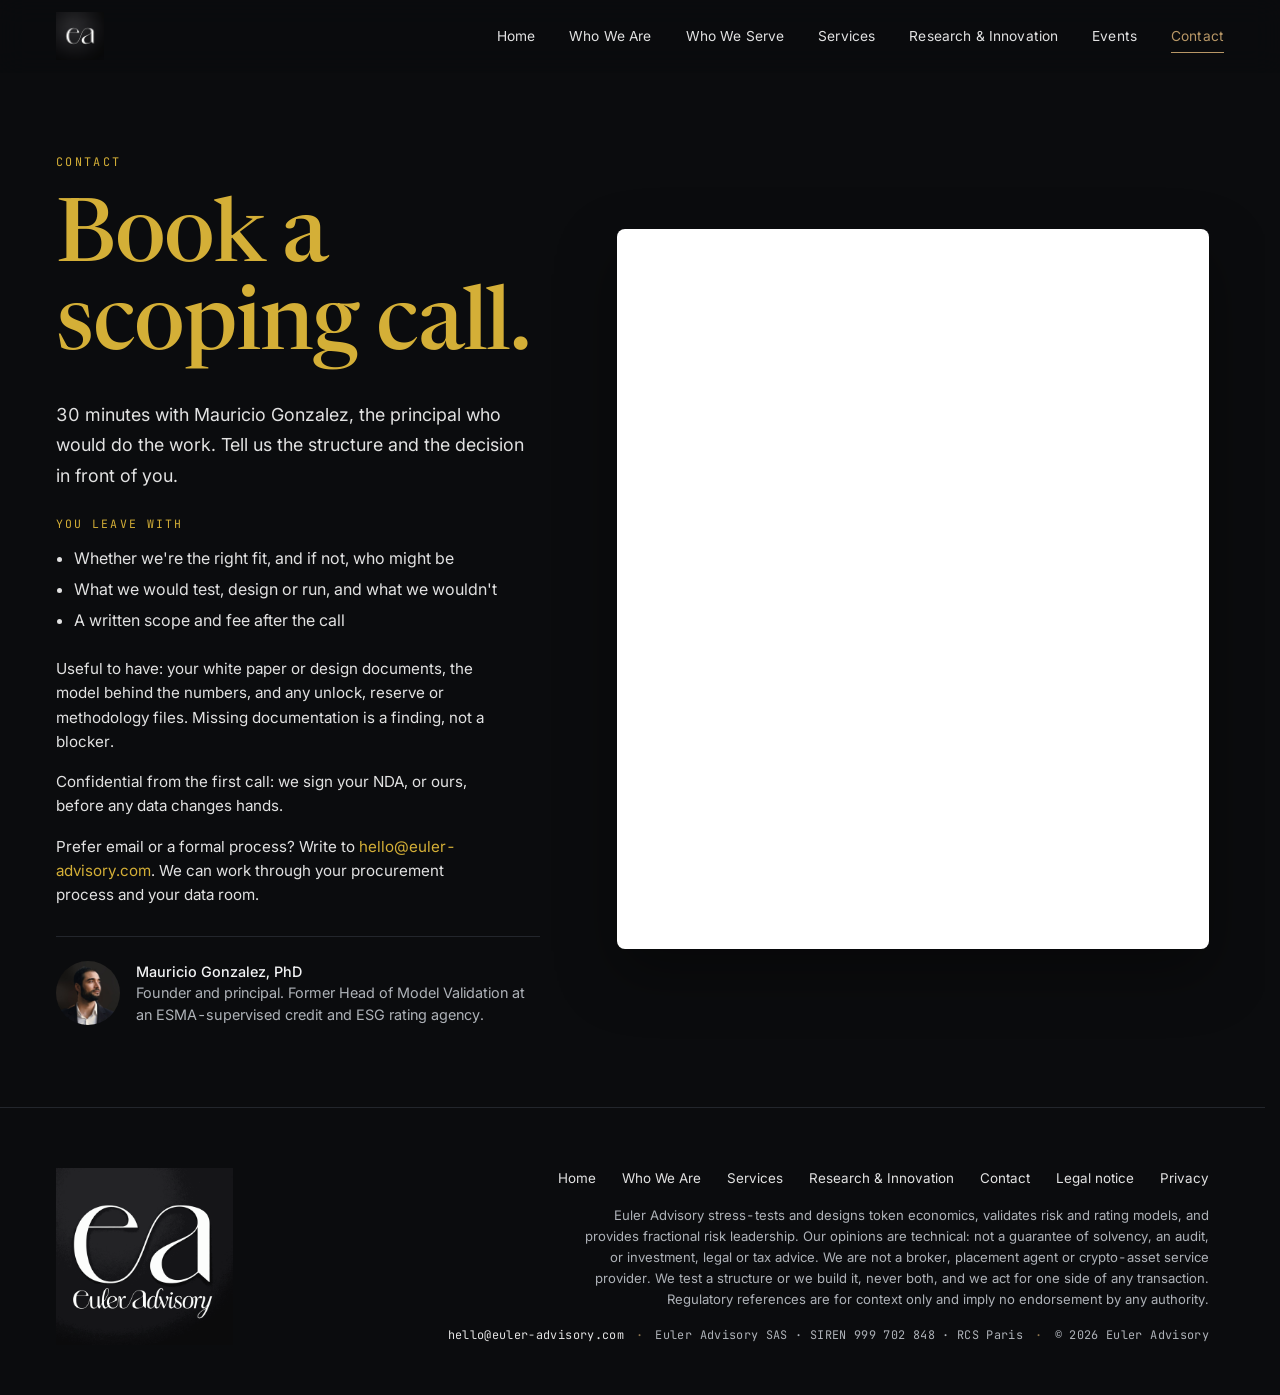
<file: contact.html>
<!DOCTYPE html>
<html lang="en">
<head>
<meta charset="UTF-8" />
<meta name="viewport" content="width=device-width, initial-scale=1.0" />
<title>Contact | Euler Advisory</title>
<meta name="description" content="Book a confidential scoping call with Euler Advisory to discuss an independent quantitative review of your tokenomics, reserves, collateral or exposures." />
<meta name="robots" content="index, follow" />
<link rel="canonical" href="https://euler-advisory.com/contact.html" />
<meta property="og:type" content="website" />
<meta property="og:title" content="Contact | Euler Advisory" />
<meta property="og:description" content="Book a confidential scoping call with Euler Advisory." />
<meta property="og:url" content="https://euler-advisory.com/contact.html" />
<meta property="og:site_name" content="Euler Advisory" />
<meta property="og:image" content="https://euler-advisory.com/Images/og-card.jpg" />
<meta property="og:image:width" content="1200" />
<meta property="og:image:height" content="630" />
<meta property="og:image:alt" content="Euler Advisory monogram on a black textured surface" />
<meta property="og:locale" content="en_GB" />
<meta name="twitter:card" content="summary_large_image" />

<link rel="preconnect" href="https://fonts.googleapis.com" />
<link rel="preconnect" href="https://fonts.gstatic.com" crossorigin />
<link href="https://fonts.googleapis.com/css2?family=Newsreader:ital,opsz,wght@0,6..72,400;0,6..72,500;1,6..72,400&family=Inter:wght@400;500;600&family=JetBrains+Mono:wght@400;500&display=swap" rel="stylesheet" />
<link rel="icon" href="Images/Euler_Advisory_Logo_4black_broser-tab.png" type="image/png" />
<link rel="apple-touch-icon" href="Images/Euler_Advisory_Logo_4black_broser-tab.png" />
<link rel="stylesheet" href="styles.css" />
<style>
  /* ---- Contact page: single section, left copy + right Calendly, dark surface, no background image ---- */
  .contact-page { min-height: 100vh; display: flex; align-items: center; background: var(--c-bg); padding: calc(72px + clamp(48px, 9vh, 120px)) var(--gutter) clamp(48px, 9vh, 120px); }
  .contact-page-grid { width: 100%; max-width: 1240px; margin: 0 auto; display: grid; grid-template-columns: 0.9fr 1.1fr; gap: clamp(2.5rem, 6vw, 6.5rem); align-items: center; }
  .contact-page-kicker { font-family: var(--f-mono); font-size: 0.74rem; letter-spacing: 0.2em; text-transform: uppercase; color: var(--c-gold); margin: 0 0 1.5rem; }
  .contact-page-heading { font-family: var(--f-serif); font-weight: 500; font-size: clamp(3rem, 7vw, 5.5rem); line-height: 1; letter-spacing: -0.015em; color: var(--c-gold); margin: 0 0 1.75rem; }
  .contact-page-copy { font-family: var(--f-sans); font-weight: 400; font-size: clamp(1.05rem, 1.4vw, 1.2rem); line-height: 1.7; color: var(--c-ink-2); max-width: 44ch; margin: 0 0 1.5rem; }
  .contact-page-meta { font-family: var(--f-mono); font-size: 0.78rem; letter-spacing: 0.06em; color: var(--c-ink-3); margin: 0; }
  .contact-page-meta a { color: var(--c-gold); }
  .contact-page-cal { background: #FFFFFF; border-radius: 8px; overflow: hidden; box-shadow: 0 24px 60px rgba(0,0,0,0.35); }
  .calendly-inline-widget { min-width: 320px; height: 720px; }
  @media (max-width: 960px) {
    .contact-page-grid { grid-template-columns: 1fr; gap: clamp(2rem, 6vh, 3rem); }
    .calendly-inline-widget { height: 680px; }
  }
  .contact-page-sub { font-family: var(--f-mono); font-size: 0.72rem; letter-spacing: 0.18em; text-transform: uppercase; color: var(--c-gold); margin: 0 0 0.75rem; }
  .contact-page-list { margin: 0 0 1.5rem; padding-left: 1.1em; display: grid; gap: 0.4rem; font-family: var(--f-sans); font-size: 1rem; line-height: 1.55; color: var(--c-ink-2); }
  .contact-page-copy--small { font-size: 0.95rem; line-height: 1.6; margin-bottom: 1rem; }
  .contact-page-copy a { color: var(--c-gold); }
  .contact-principal { display: flex; align-items: center; gap: 1rem; margin-top: 1.75rem; padding-top: 1.5rem; border-top: 1px solid var(--c-line); }
  .contact-principal img { width: 64px; height: 64px; border-radius: 50%; object-fit: cover; flex: none; }
  .contact-principal p { margin: 0; font-family: var(--f-sans); font-size: 0.9rem; line-height: 1.5; color: var(--c-ink-3); }
  .contact-principal strong { color: var(--c-ink); font-weight: 500; }
</style>
</head>
<body>

<!-- ============================ HEADER / NAV ============================ -->
<header class="site-header" id="top">
  <div class="container header-inner">
    <a class="brand" href="index.html" aria-label="Euler Advisory home">
      <img class="brand-logo" src="Images/Euler_Advisory_Logo_4black_broser-tab.png" alt="Euler Advisory" />
    </a>
    <nav class="site-nav" aria-label="Primary">
      <a href="index.html">Home</a>
      <div class="nav-item has-dropdown">
        <a href="about.html" aria-haspopup="true">Who We Are</a>
        <div class="nav-dropdown" role="menu">
          <a href="about.html#founder" role="menuitem">The Founder</a>
          <a href="about.html#euler-standard" role="menuitem">Our Standard</a>
          <a href="about.html#presence" role="menuitem">Institutional Presence</a>
        </div>
      </div>
      <a href="index.html#solutions">Who We Serve</a>
      <div class="nav-item has-dropdown">
        <a href="index.html#services" aria-haspopup="true">Services</a>
        <div class="nav-dropdown" role="menu">
          <a href="digital-asset-architecture.html" role="menuitem">You're Raising Capital</a>
          <a href="quantitative-due-diligence.html" role="menuitem">You're Allocating Capital</a>
          <a href="regulatory-supervision.html" role="menuitem">You're Regulated</a>
        </div>
      </div>
      <div class="nav-item has-dropdown">
        <a href="research.html" aria-haspopup="true">Research &amp; Innovation</a>
        <div class="nav-dropdown" role="menu">
          <a href="research.html#research-areas" role="menuitem">Research Areas</a>
          <a href="research.html#rd-commitment" role="menuitem">Institutional R&amp;D Commitment</a>
          <a href="research.html#pipeline" role="menuitem">Ongoing Research</a>
          <a href="research.html#engagements" role="menuitem">Workshops, Lectures and Talks</a>
        </div>
      </div>
      <a href="all-sessions.html">Events</a>
      <a href="contact.html" class="nav-cta is-active">Contact</a>
    </nav>
    <button class="nav-toggle" aria-label="Open menu" aria-expanded="false" aria-controls="mobile-nav">
      <span></span><span></span><span></span>
    </button>
  </div>
  <nav class="mobile-nav" id="mobile-nav" aria-label="Mobile">
    <a href="index.html">Home</a>
    <a href="about.html">Who We Are</a>
    <a class="mobile-sub" href="about.html#founder">The Founder</a>
    <a class="mobile-sub" href="about.html#euler-standard">Our Standard</a>
    <a class="mobile-sub" href="about.html#presence">Institutional Presence</a>
    <a href="index.html#solutions">Who We Serve</a>
    <a href="index.html#services">Services</a>
    <a class="mobile-sub" href="digital-asset-architecture.html">You're Raising Capital</a>
    <a class="mobile-sub" href="quantitative-due-diligence.html">You're Allocating Capital</a>
    <a class="mobile-sub" href="regulatory-supervision.html">You're Regulated</a>
    <a href="research.html">Research &amp; Innovation</a>
    <a class="mobile-sub" href="research.html#research-areas">Research Areas</a>
    <a class="mobile-sub" href="research.html#rd-commitment">Institutional R&amp;D Commitment</a>
    <a class="mobile-sub" href="research.html#pipeline">Ongoing Research</a>
    <a class="mobile-sub" href="research.html#engagements">Workshops, Lectures and Talks</a>
    <a href="all-sessions.html">Events</a>
    <a href="contact.html">Contact</a>
  </nav>
</header>

<main>

  <!-- ============================ CONTACT ============================ -->
  <section class="contact-page">
    <div class="contact-page-grid">
      <div class="contact-page-left reveal">
        <p class="contact-page-kicker">Contact</p>
        <h1 class="contact-page-heading">Book a scoping call.</h1>
        <p class="contact-page-copy">30 minutes with Mauricio Gonzalez, the principal who would do the work. Tell us the structure and the decision in front of you.</p>
        <p class="contact-page-sub">You leave with</p>
        <ul class="contact-page-list">
          <li>Whether we're the right fit, and if not, who might be</li>
          <li>What we would test, design or run, and what we wouldn't</li>
          <li>A written scope and fee after the call</li>
        </ul>
        <p class="contact-page-copy contact-page-copy--small">Useful to have: your white paper or design documents, the model behind the numbers, and any unlock, reserve or methodology files. Missing documentation is a finding, not a blocker.</p>
        <p class="contact-page-copy contact-page-copy--small">Confidential from the first call: we sign your NDA, or ours, before any data changes hands.</p>
        <p class="contact-page-copy contact-page-copy--small">Prefer email or a formal process? Write to <a href="mailto:hello@euler-advisory.com">hello@euler-advisory.com</a>. We can work through your procurement process and your data room.</p>
        <div class="contact-principal">
          <img src="Images/Founder.jpg" alt="Mauricio Gonzalez, PhD" width="64" height="64" />
          <p><strong>Mauricio Gonzalez, PhD</strong><br>Founder and principal. Former Head of Model Validation at an ESMA-supervised credit and ESG rating agency.</p>
        </div>
      </div>
      <div class="contact-page-cal reveal">
        <div class="calendly-inline-widget" data-url="https://calendly.com/euleradvisory/30min" aria-label="Book a call with Euler Advisory"></div>
      </div>
    </div>
  </section>

</main>

<!-- ============================ FOOTER ============================ -->
<footer class="site-footer">
  <div class="container footer-inner">
    <div class="footer-logo">
      <img class="footer-logo-img" src="Images/Euler_Advisory_Logo_4black.png" alt="Euler Advisory" loading="lazy" decoding="async" />
    </div>
    <div class="footer-text">
      <nav class="footer-nav" aria-label="Footer">
        <a href="index.html">Home</a>
        <a href="about.html">Who We Are</a>
        <a href="index.html#services">Services</a>
        <a href="research.html">Research &amp; Innovation</a>
        <a href="contact.html">Contact</a>
        <a href="legal-notice.html">Legal notice</a>
        <a href="privacy.html">Privacy</a>
      </nav>
      <p class="footer-statement">
        Euler Advisory stress-tests and designs token economics, validates risk and rating models, and provides fractional risk leadership. Our opinions are technical: not a guarantee of solvency, an audit, or investment, legal or tax advice. We are not a broker, placement agent or crypto-asset service provider. We test a structure or we build it, never both, and we act for one side of any transaction. Regulatory references are for context only and imply no endorsement by any authority.
      </p>
      <p class="footer-meta">
        <a href="mailto:hello@euler-advisory.com">hello@euler-advisory.com</a>
        <span class="dot">·</span><span>Euler Advisory SAS · SIREN 999 702 848 · RCS Paris</span>
        <span class="dot">·</span><span>© 2026 Euler Advisory</span>
      </p>
    </div>
  </div>
</footer>

<script src="https://assets.calendly.com/assets/external/widget.js" async></script>
<script src="script.js"></script>
</body>
</html>
</file>
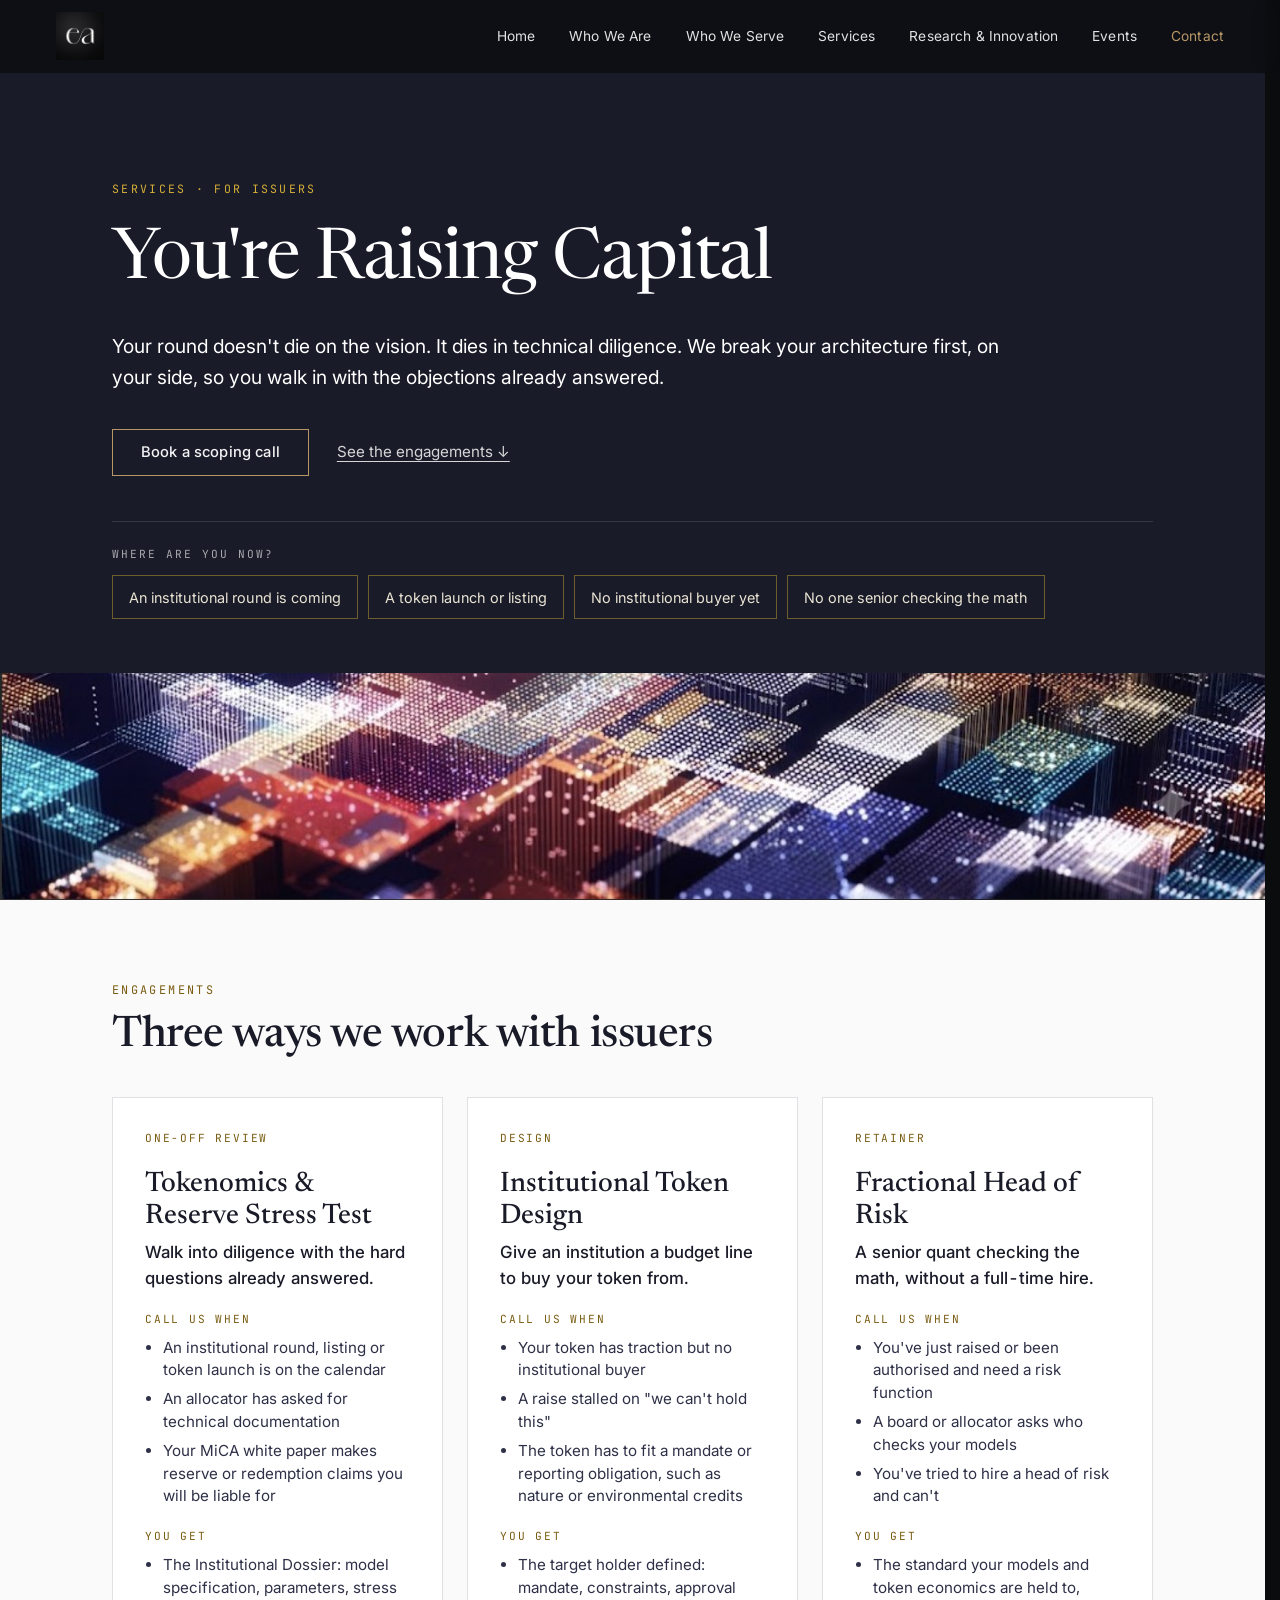
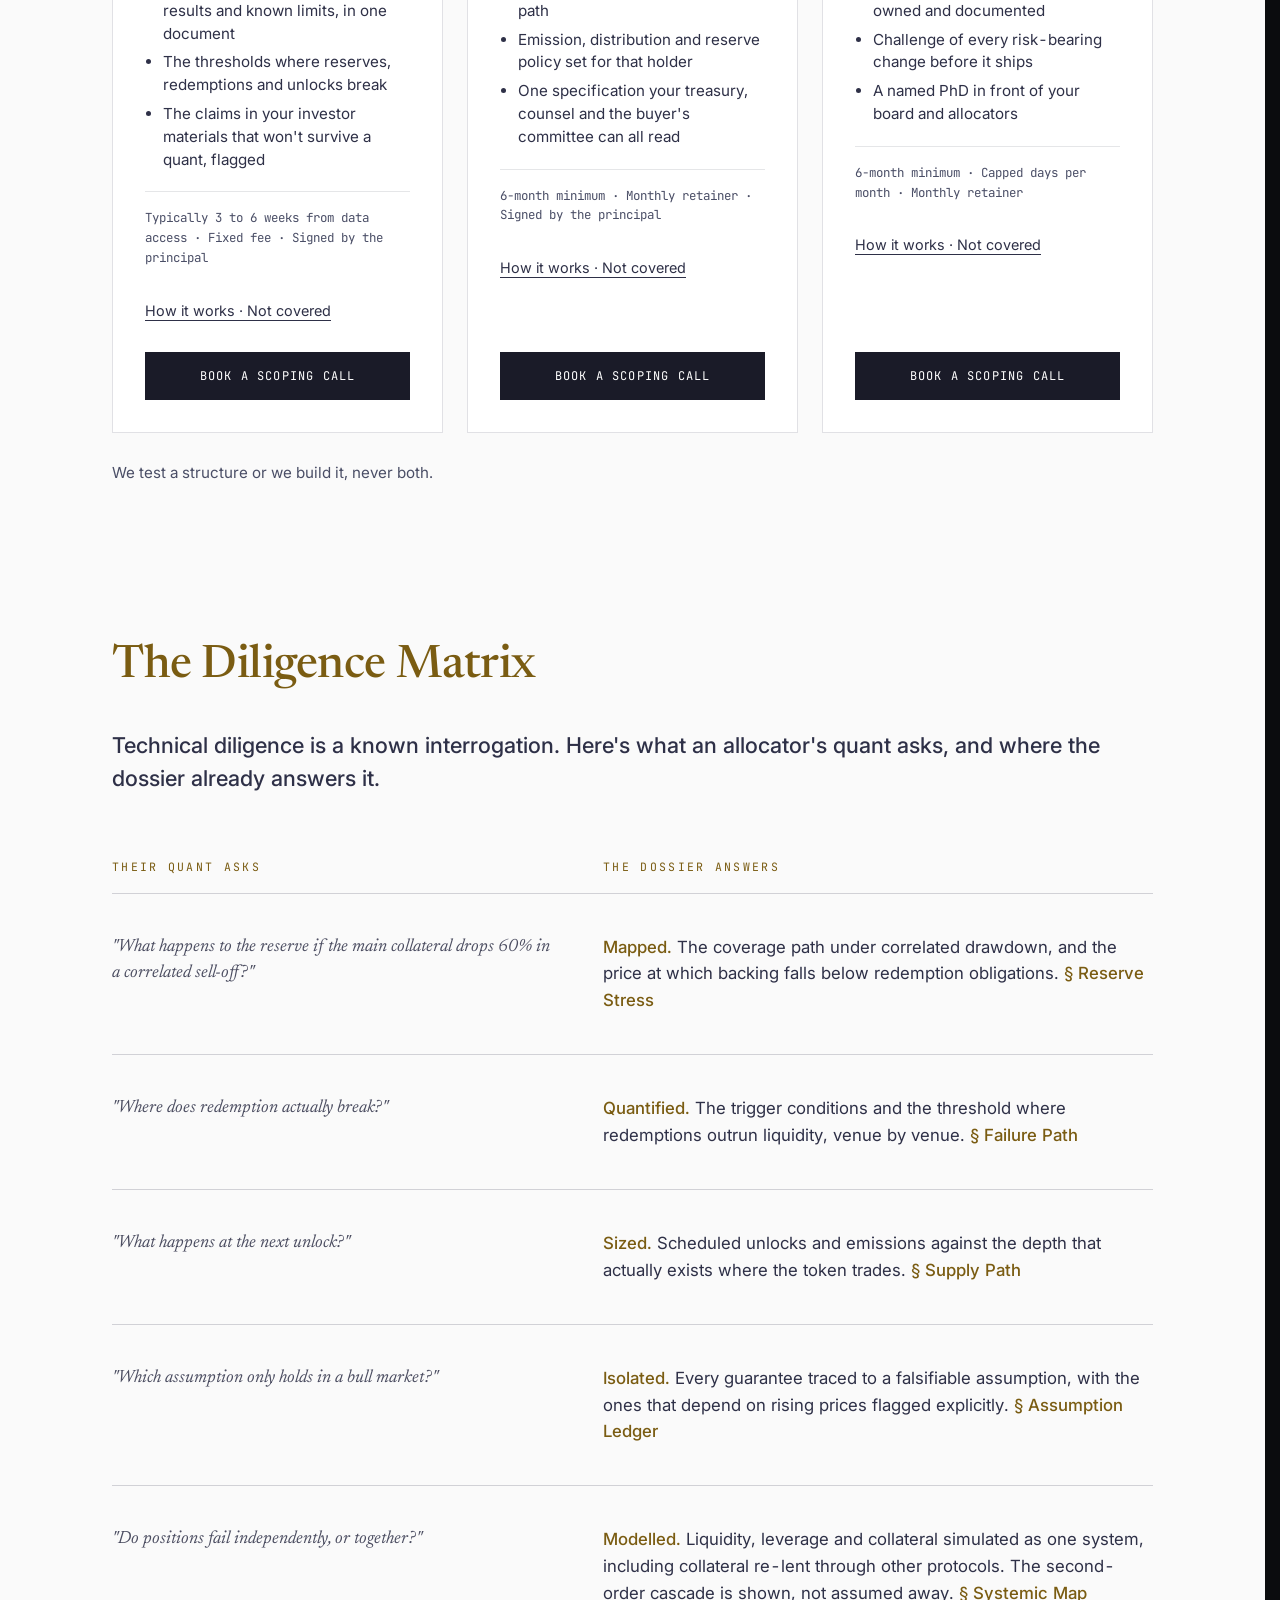
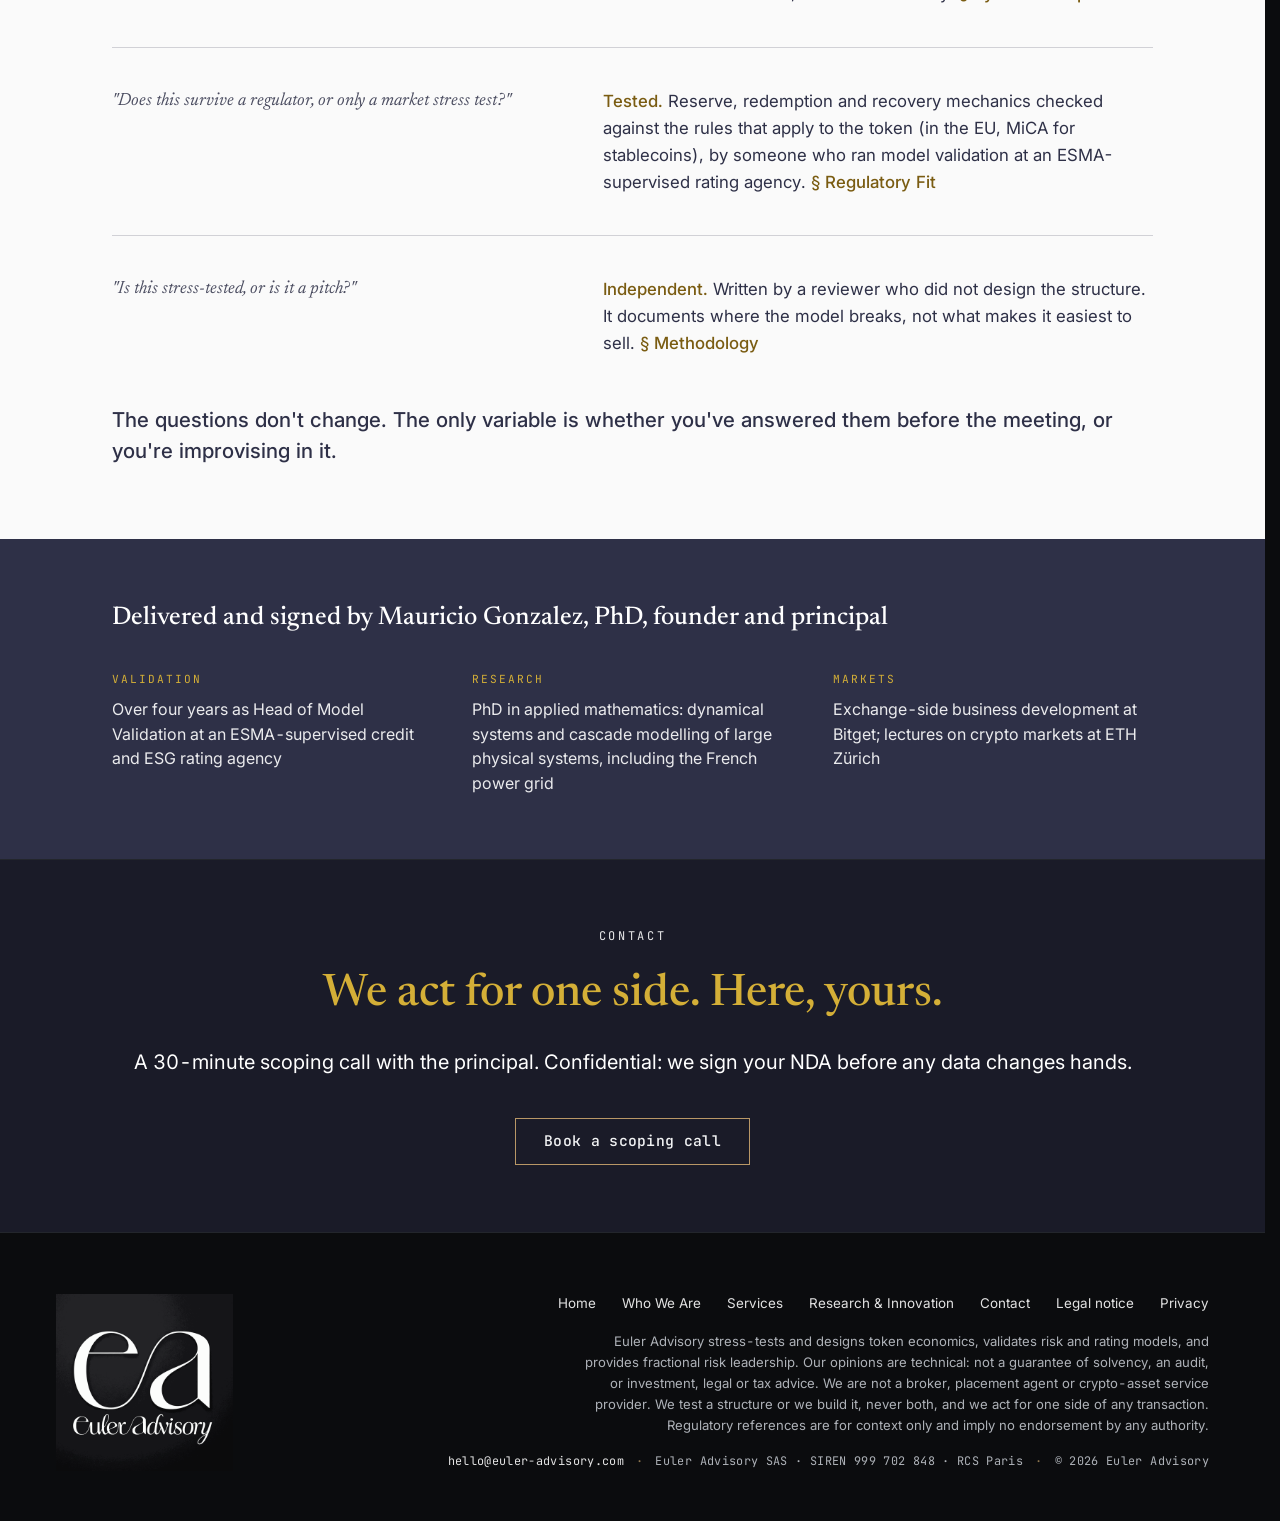
<file: digital-asset-architecture.html>
<!DOCTYPE html>
<html lang="en">
<head>
<meta charset="UTF-8" />
<meta name="viewport" content="width=device-width, initial-scale=1.0" />
<title>Issuers: Tokenomics &amp; Reserve Stress Tests | Euler Advisory</title>
<meta name="description" content="Tokenomics and reserve stress tests before the allocator's quant tries, institutional token design, and a fractional head of risk for digital-asset issuers." />
<meta name="robots" content="index, follow" />
<link rel="canonical" href="https://euler-advisory.com/digital-asset-architecture.html" />
<meta property="og:type" content="website" />
<meta property="og:title" content="Issuers: Tokenomics &amp; Reserve Stress Tests | Euler Advisory" />
<meta property="og:description" content="Tokenomics and reserve stress tests before the allocator's quant tries, institutional token design, and a fractional head of risk for digital-asset issuers." />
<meta property="og:url" content="https://euler-advisory.com/digital-asset-architecture.html" />
<meta property="og:site_name" content="Euler Advisory" />
<meta property="og:image" content="https://euler-advisory.com/Images/og-card.jpg" />
<meta property="og:image:width" content="1200" />
<meta property="og:image:height" content="630" />
<meta property="og:image:alt" content="Euler Advisory monogram on a black textured surface" />
<meta property="og:locale" content="en_GB" />
<meta name="twitter:card" content="summary_large_image" />

<link rel="preconnect" href="https://fonts.googleapis.com" />
<link rel="preconnect" href="https://fonts.gstatic.com" crossorigin />
<link href="https://fonts.googleapis.com/css2?family=Newsreader:ital,opsz,wght@0,6..72,400;0,6..72,500;1,6..72,400&family=Inter:wght@400;500;600&family=JetBrains+Mono:wght@400;500&display=swap" rel="stylesheet" />
<link rel="icon" href="Images/Euler_Advisory_Logo_4black_broser-tab.png" type="image/png" />
<link rel="apple-touch-icon" href="Images/Euler_Advisory_Logo_4black_broser-tab.png" />
<link rel="stylesheet" href="styles.css" />
</head>
<body>

<!-- ============================ HEADER / NAV ============================ -->
<header class="site-header" id="top">
  <div class="container header-inner">
    <a class="brand" href="index.html" aria-label="Euler Advisory home">
      <img class="brand-logo" src="Images/Euler_Advisory_Logo_4black_broser-tab.png" alt="Euler Advisory" />
    </a>
    <nav class="site-nav" aria-label="Primary">
      <a href="index.html">Home</a>
      <div class="nav-item has-dropdown">
        <a href="about.html" aria-haspopup="true">Who We Are</a>
        <div class="nav-dropdown" role="menu">
          <a href="about.html#founder" role="menuitem">The Founder</a>
          <a href="about.html#euler-standard" role="menuitem">Our Standard</a>
          <a href="about.html#presence" role="menuitem">Institutional Presence</a>
        </div>
      </div>
      <a href="index.html#solutions">Who We Serve</a>
      <div class="nav-item has-dropdown">
        <a href="index.html#services" aria-haspopup="true">Services</a>
        <div class="nav-dropdown" role="menu">
          <a href="digital-asset-architecture.html" class="is-active" role="menuitem">You're Raising Capital</a>
          <a href="quantitative-due-diligence.html" role="menuitem">You're Allocating Capital</a>
          <a href="regulatory-supervision.html" role="menuitem">You're Regulated</a>
        </div>
      </div>
      <div class="nav-item has-dropdown">
        <a href="research.html" aria-haspopup="true">Research &amp; Innovation</a>
        <div class="nav-dropdown" role="menu">
          <a href="research.html#research-areas" role="menuitem">Research Areas</a>
          <a href="research.html#rd-commitment" role="menuitem">Institutional R&amp;D Commitment</a>
          <a href="research.html#pipeline" role="menuitem">Ongoing Research</a>
          <a href="research.html#engagements" role="menuitem">Workshops, Lectures and Talks</a>
        </div>
      </div>
      <a href="all-sessions.html">Events</a>
      <a href="contact.html" class="nav-cta">Contact</a>
    </nav>
    <button class="nav-toggle" aria-label="Open menu" aria-expanded="false" aria-controls="mobile-nav">
      <span></span><span></span><span></span>
    </button>
  </div>
  <nav class="mobile-nav" id="mobile-nav" aria-label="Mobile">
    <a href="index.html">Home</a>
    <a href="about.html">Who We Are</a>
    <a href="index.html#solutions">Who We Serve</a>
    <a href="index.html#services">Services</a>
    <a class="mobile-sub is-active" href="digital-asset-architecture.html">You're Raising Capital</a>
    <a class="mobile-sub" href="quantitative-due-diligence.html">You're Allocating Capital</a>
    <a class="mobile-sub" href="regulatory-supervision.html">You're Regulated</a>
    <a href="research.html">Research &amp; Innovation</a>
    <a href="all-sessions.html">Events</a>
    <a href="contact.html">Contact</a>
  </nav>
</header>

<main>

  <div class="daa-hero-wrap">
  <!-- ============================ HERO + ANCHOR NAV ============================ -->
  <section class="daa-hero">
    <div class="container">
      <p class="daa-eyebrow reveal">SERVICES · FOR ISSUERS</p>
      <h1 class="daa-title reveal">You're Raising Capital</h1>
      <p class="hero-sub reveal" style="font-size: clamp(1.1rem, 1.5vw, 1.3rem); line-height: 1.6; color: #FFFFFF; margin-top: 2rem; max-width: 900px;">Your round doesn't die on the vision. It dies in technical diligence. We break your architecture first, on your side, so you walk in with the objections already answered.</p>
      <div class="hero-cta-row reveal">
        <a class="btn btn-primary" href="contact.html?utm_source=website&amp;utm_content=issuers">Book a scoping call</a>
        <a class="hero-cta-link" href="#engagements">See the engagements ↓</a>
      </div>
      <div class="hero-chips reveal">
        <p class="hero-chips-label">Where are you now?</p>
        <div class="hero-chips-list">
          <a class="hero-chip" href="#tokenomics-review">An institutional round is coming</a>
          <a class="hero-chip" href="#tokenomics-review">A token launch or listing</a>
          <a class="hero-chip" href="#token-design">No institutional buyer yet</a>
          <a class="hero-chip" href="#fractional-risk">No one senior checking the math</a>
        </div>
      </div>
    </div>
  </section>

  <!-- ============================ FULL-BLEED BANNER IMAGE ============================ -->
  <div class="daa-banner">
    <img src="Images/Service1.jpg" alt="Digital Asset Architecture banner" />
  </div>
  </div><!-- /.daa-hero-wrap -->

  <div class="daa-content">
  <!-- ============================ ENGAGEMENTS ============================ -->
  <section class="offers" id="engagements">
    <div class="container">
      <p class="offers-eyebrow">Engagements</p>
      <h2 class="offers-title">Three ways we work with issuers</h2>
      <div class="offer-grid reveal">
        <article class="offer-card" id="tokenomics-review">
          <p class="offer-type">One-off review</p>
          <div class="offer-head">
            <h3 class="offer-name">Tokenomics &amp; Reserve Stress Test</h3>
            <p class="offer-outcome">Walk into diligence with the hard questions already answered.</p>
          </div>
          <div class="offer-block">
            <p class="offer-label">Call us when</p>
            <ul class="offer-list">
              <li>An institutional round, listing or token launch is on the calendar</li>
              <li>An allocator has asked for technical documentation</li>
              <li>Your MiCA white paper makes reserve or redemption claims you will be liable for</li>
            </ul>
          </div>
          <div class="offer-block">
            <p class="offer-label">You get</p>
            <ul class="offer-list">
              <li>The Institutional Dossier: model specification, parameters, stress results and known limits, in one document</li>
              <li>The thresholds where reserves, redemptions and unlocks break</li>
              <li>The claims in your investor materials that won't survive a quant, flagged</li>
            </ul>
          </div>
          <p class="offer-facts">Typically 3 to 6 weeks from data access · Fixed fee · Signed by the principal</p>
          <details class="offer-more">
            <summary>How it works · Not covered</summary>
            <p><strong>How it works.</strong> We map the architecture, stress it adversarially, and write the dossier to the standard an allocator's quant team expects. Issuing a stablecoin in the EU? See <a href="regulatory-supervision.html#reserve-validation">MiCA reserve and liquidity model validation</a>.</p>
            <p><strong>Not covered.</strong> Code audits, legal advice, investor introductions, writing your materials.</p>
          </details>
          <a class="offer-cta" href="contact.html?utm_source=website&amp;utm_content=tokenomics-review">Book a scoping call</a>
        </article>
        <article class="offer-card" id="token-design">
          <p class="offer-type">Design</p>
          <div class="offer-head">
            <h3 class="offer-name">Institutional Token Design</h3>
            <p class="offer-outcome">Give an institution a budget line to buy your token from.</p>
          </div>
          <div class="offer-block">
            <p class="offer-label">Call us when</p>
            <ul class="offer-list">
              <li>Your token has traction but no institutional buyer</li>
              <li>A raise stalled on "we can't hold this"</li>
              <li>The token has to fit a mandate or reporting obligation, such as nature or environmental credits</li>
            </ul>
          </div>
          <div class="offer-block">
            <p class="offer-label">You get</p>
            <ul class="offer-list">
              <li>The target holder defined: mandate, constraints, approval path</li>
              <li>Emission, distribution and reserve policy set for that holder</li>
              <li>One specification your treasury, counsel and the buyer's committee can all read</li>
            </ul>
          </div>
          <p class="offer-facts">6-month minimum · Monthly retainer · Signed by the principal</p>
          <details class="offer-more">
            <summary>How it works · Not covered</summary>
            <p><strong>How it works.</strong> We define the holder, map your token's economics to their mandate, then specify and stress the design. Can be combined with the Fractional Head of Risk in one retainer.</p>
            <p><strong>Not covered.</strong> Legal structuring, listings, market-making, marketing. If we design it, we don't sign its independent stress test.</p>
          </details>
          <a class="offer-cta" href="contact.html?utm_source=website&amp;utm_content=token-design">Book a scoping call</a>
        </article>
        <article class="offer-card" id="fractional-risk">
          <p class="offer-type">Retainer</p>
          <div class="offer-head">
            <h3 class="offer-name">Fractional Head of Risk</h3>
            <p class="offer-outcome">A senior quant checking the math, without a full-time hire.</p>
          </div>
          <div class="offer-block">
            <p class="offer-label">Call us when</p>
            <ul class="offer-list">
              <li>You've just raised or been authorised and need a risk function</li>
              <li>A board or allocator asks who checks your models</li>
              <li>You've tried to hire a head of risk and can't</li>
            </ul>
          </div>
          <div class="offer-block">
            <p class="offer-label">You get</p>
            <ul class="offer-list">
              <li>The standard your models and token economics are held to, owned and documented</li>
              <li>Challenge of every risk-bearing change before it ships</li>
              <li>A named PhD in front of your board and allocators</li>
            </ul>
          </div>
          <p class="offer-facts">6-month minimum · Capped days per month · Monthly retainer</p>
          <details class="offer-more">
            <summary>How it works · Not covered</summary>
            <p><strong>How it works.</strong> We onboard on your models, set the standard, then review each change and report to your board. The seat is advisory and non-executive: your team keeps implementation and execution.</p>
            <p><strong>Not covered.</strong> Trading, treasury execution, listings, advice to your token holders. While we hold the seat, we don't independently review your structures.</p>
          </details>
          <a class="offer-cta" href="contact.html?utm_source=website&amp;utm_content=fractional-issuer">Book a scoping call</a>
        </article>
      </div>
      <p class="offers-rule">We test a structure or we build it, never both.</p>
    </div>
  </section>

  <!-- ============================ 2. THE DILIGENCE MATRIX ============================ -->

  <section class="daa-section diligence-matrix" id="diligence-matrix" style="scroll-margin-top: 110px;">
    <div class="container daa-grid">
      <h2 class="daa-sec-title reveal">The Diligence Matrix</h2>
      <p class="daa-macro reveal" style="font-size: clamp(1.2rem, 1.7vw, 1.6rem); margin-bottom: 4rem; max-width: none;">Technical diligence is a known interrogation. Here's what an allocator's quant asks, and where the dossier already answers it.</p>
      
      <div class="matrix-grid reveal">
        <div class="matrix-header">
          <div class="matrix-head-cell">THEIR QUANT ASKS</div>
          <div class="matrix-head-cell">THE DOSSIER ANSWERS</div>
        </div>
        <div class="matrix-row" style="border-top: 0;">
          <div class="matrix-left">"What happens to the reserve if the main collateral drops 60% in a correlated sell-off?"</div>
          <div class="matrix-right"><span style="color: #7A5C12; font-weight: 500;">Mapped.</span> The coverage path under correlated drawdown, and the price at which backing falls below redemption obligations. <span style="color: #7A5C12; font-weight: 500;">§ Reserve Stress</span></div>
        </div>
        <div class="matrix-row">
          <div class="matrix-left">"Where does redemption actually break?"</div>
          <div class="matrix-right"><span style="color: #7A5C12; font-weight: 500;">Quantified.</span> The trigger conditions and the threshold where redemptions outrun liquidity, venue by venue. <span style="color: #7A5C12; font-weight: 500;">§ Failure Path</span></div>
        </div>
        <div class="matrix-row">
          <div class="matrix-left">"What happens at the next unlock?"</div>
          <div class="matrix-right"><span style="color: #7A5C12; font-weight: 500;">Sized.</span> Scheduled unlocks and emissions against the depth that actually exists where the token trades. <span style="color: #7A5C12; font-weight: 500;">§ Supply Path</span></div>
        </div>
        <div class="matrix-row">
          <div class="matrix-left">"Which assumption only holds in a bull market?"</div>
          <div class="matrix-right"><span style="color: #7A5C12; font-weight: 500;">Isolated.</span> Every guarantee traced to a falsifiable assumption, with the ones that depend on rising prices flagged explicitly. <span style="color: #7A5C12; font-weight: 500;">§ Assumption Ledger</span></div>
        </div>
        <div class="matrix-row">
          <div class="matrix-left">"Do positions fail independently, or together?"</div>
          <div class="matrix-right"><span style="color: #7A5C12; font-weight: 500;">Modelled.</span> Liquidity, leverage and collateral simulated as one system, including collateral re-lent through other protocols. The second-order cascade is shown, not assumed away. <span style="color: #7A5C12; font-weight: 500;">§ Systemic Map</span></div>
        </div>
        <div class="matrix-row">
          <div class="matrix-left">"Does this survive a regulator, or only a market stress test?"</div>
          <div class="matrix-right"><span style="color: #7A5C12; font-weight: 500;">Tested.</span> Reserve, redemption and recovery mechanics checked against the rules that apply to the token (in the EU, MiCA for stablecoins), by someone who ran model validation at an ESMA-supervised rating agency. <span style="color: #7A5C12; font-weight: 500;">§ Regulatory Fit</span></div>
        </div>
        <div class="matrix-row">
          <div class="matrix-left">"Is this stress-tested, or is it a pitch?"</div>
          <div class="matrix-right"><span style="color: #7A5C12; font-weight: 500;">Independent.</span> Written by a reviewer who did not design the structure. It documents where the model breaks, not what makes it easiest to sell. <span style="color: #7A5C12; font-weight: 500;">§ Methodology</span></div>
        </div>
      </div>
      

      <div class="matrix-closing reveal">
        <p>The questions don't change. The only variable is whether you've answered them before the meeting, or you're improvising in it.</p>
      </div>
    </div>
  </section>

  <!-- ============================ PRINCIPAL ============================ -->
  <section class="principal-strip" aria-label="Who does the work">
    <div class="container">
      <p class="principal-name">Delivered and signed by Mauricio Gonzalez, PhD, founder and principal</p>
      <div class="principal-grid">
        <div>
          <p class="principal-label">Validation</p>
          <p class="principal-text">Over four years as Head of Model Validation at an ESMA-supervised credit and ESG rating agency</p>
        </div>
        <div>
          <p class="principal-label">Research</p>
          <p class="principal-text">PhD in applied mathematics: dynamical systems and cascade modelling of large physical systems, including the French power grid</p>
        </div>
        <div>
          <p class="principal-label">Markets</p>
          <p class="principal-text">Exchange-side business development at Bitget; lectures on crypto markets at ETH Zürich</p>
        </div>
      </div>
    </div>
  </section>

  <!-- ============================ CTA ============================ -->
  <section class="section contact contact--service" id="contact">
    <div class="contact-surface" aria-hidden="true"></div>
    <div class="container contact-inner">
      <p class="section-kicker reveal" style="text-align:center;">Contact</p>
      <h2 class="contact-title reveal">We act for one side. Here, yours.</h2>
      <p class="contact-lede reveal">A 30-minute scoping call with the principal. Confidential: we sign your NDA before any data changes hands.</p>
      <a href="contact.html?utm_source=website&amp;utm_content=issuers" class="btn btn-primary contact-btn reveal">Book a scoping call</a>
    </div>
  </section>
  </div><!-- /.daa-content -->

</main>

<!-- ============================ FOOTER ============================ -->
<footer class="site-footer">
  <div class="container footer-inner">
    <div class="footer-logo">
      <img class="footer-logo-img" src="Images/Euler_Advisory_Logo_4black.png" alt="Euler Advisory" loading="lazy" decoding="async" />
    </div>
    <div class="footer-text">
      <nav class="footer-nav" aria-label="Footer">
        <a href="index.html">Home</a>
        <a href="about.html">Who We Are</a>
        <a href="index.html#services">Services</a>
        <a href="research.html">Research &amp; Innovation</a>
        <a href="contact.html">Contact</a>
        <a href="legal-notice.html">Legal notice</a>
        <a href="privacy.html">Privacy</a>
      </nav>
      <p class="footer-statement">
        Euler Advisory stress-tests and designs token economics, validates risk and rating models, and provides fractional risk leadership. Our opinions are technical: not a guarantee of solvency, an audit, or investment, legal or tax advice. We are not a broker, placement agent or crypto-asset service provider. We test a structure or we build it, never both, and we act for one side of any transaction. Regulatory references are for context only and imply no endorsement by any authority.
      </p>
      <p class="footer-meta">
        <a href="mailto:hello@euler-advisory.com">hello@euler-advisory.com</a>
        <span class="dot">·</span><span>Euler Advisory SAS · SIREN 999 702 848 · RCS Paris</span>
        <span class="dot">·</span><span>© 2026 Euler Advisory</span>
      </p>
    </div>
  </div>
</footer>

<script src="script.js"></script>
</body>
</html>
</file>
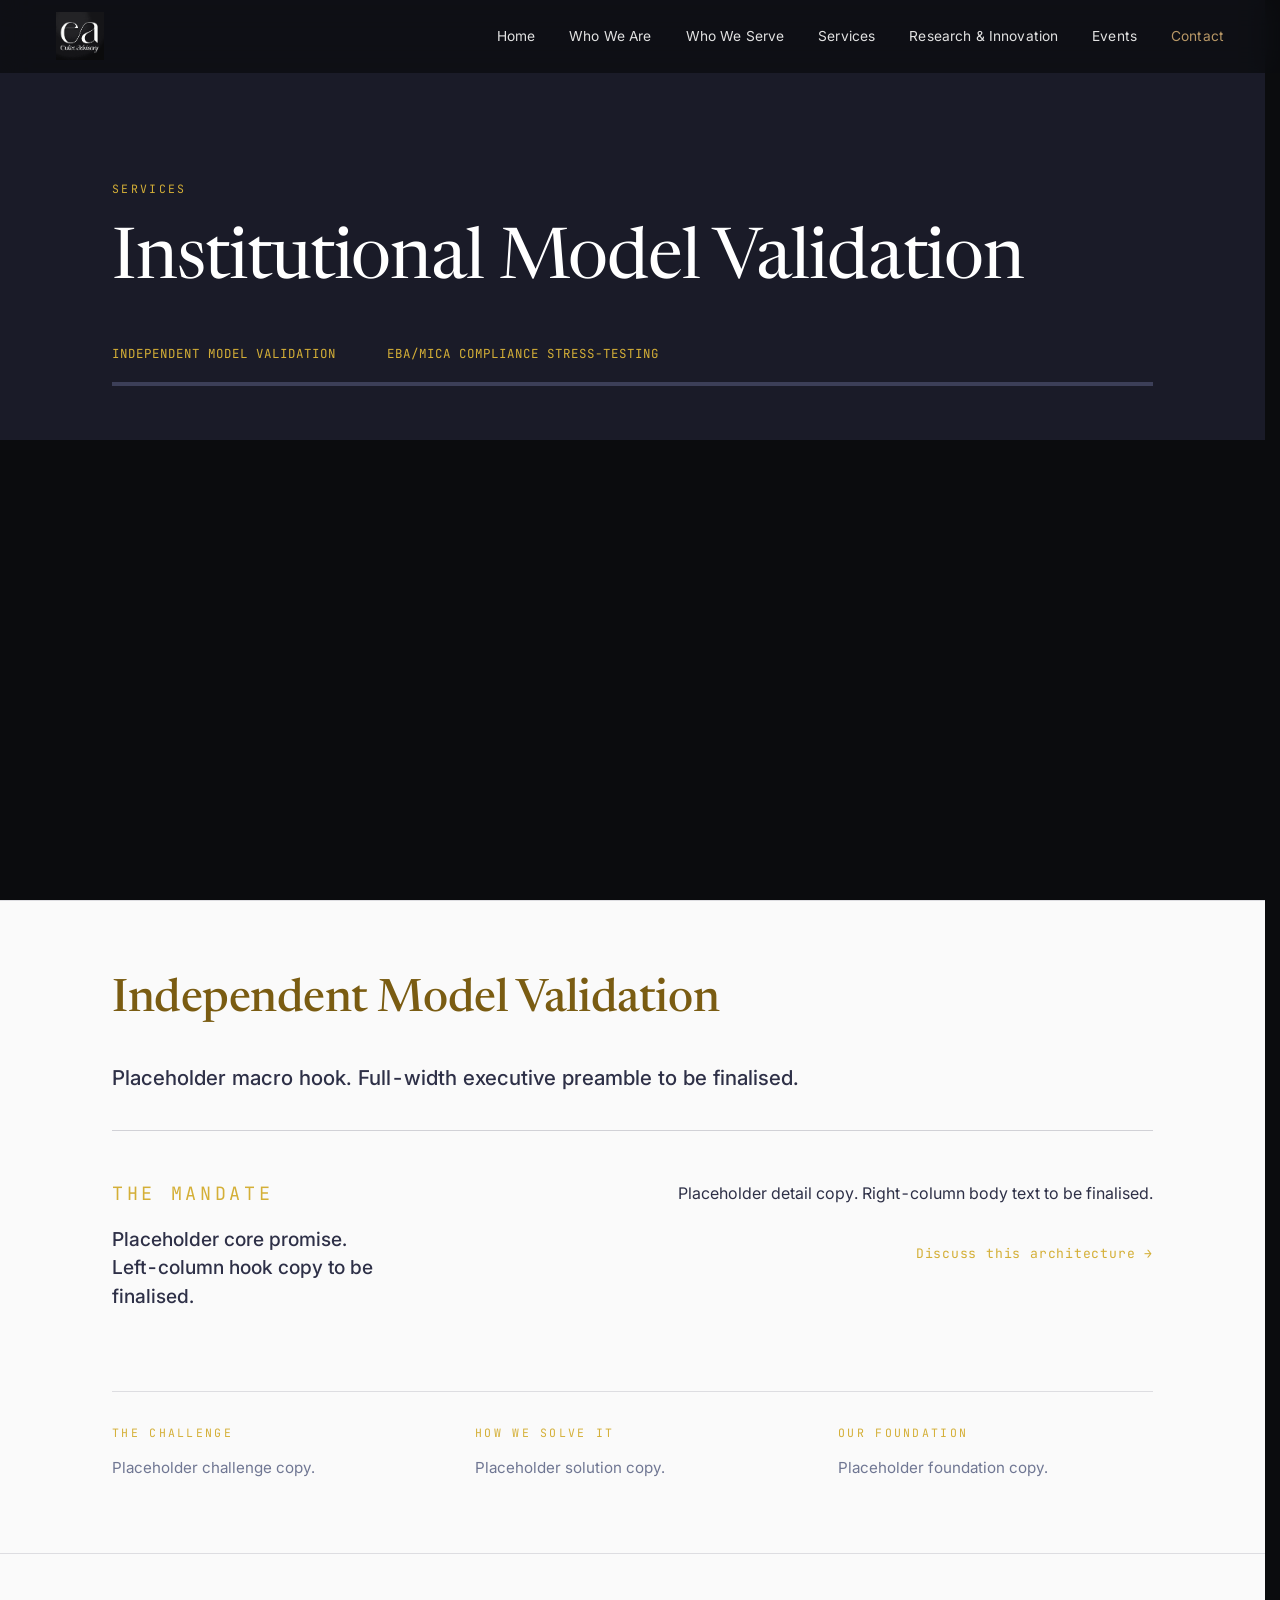
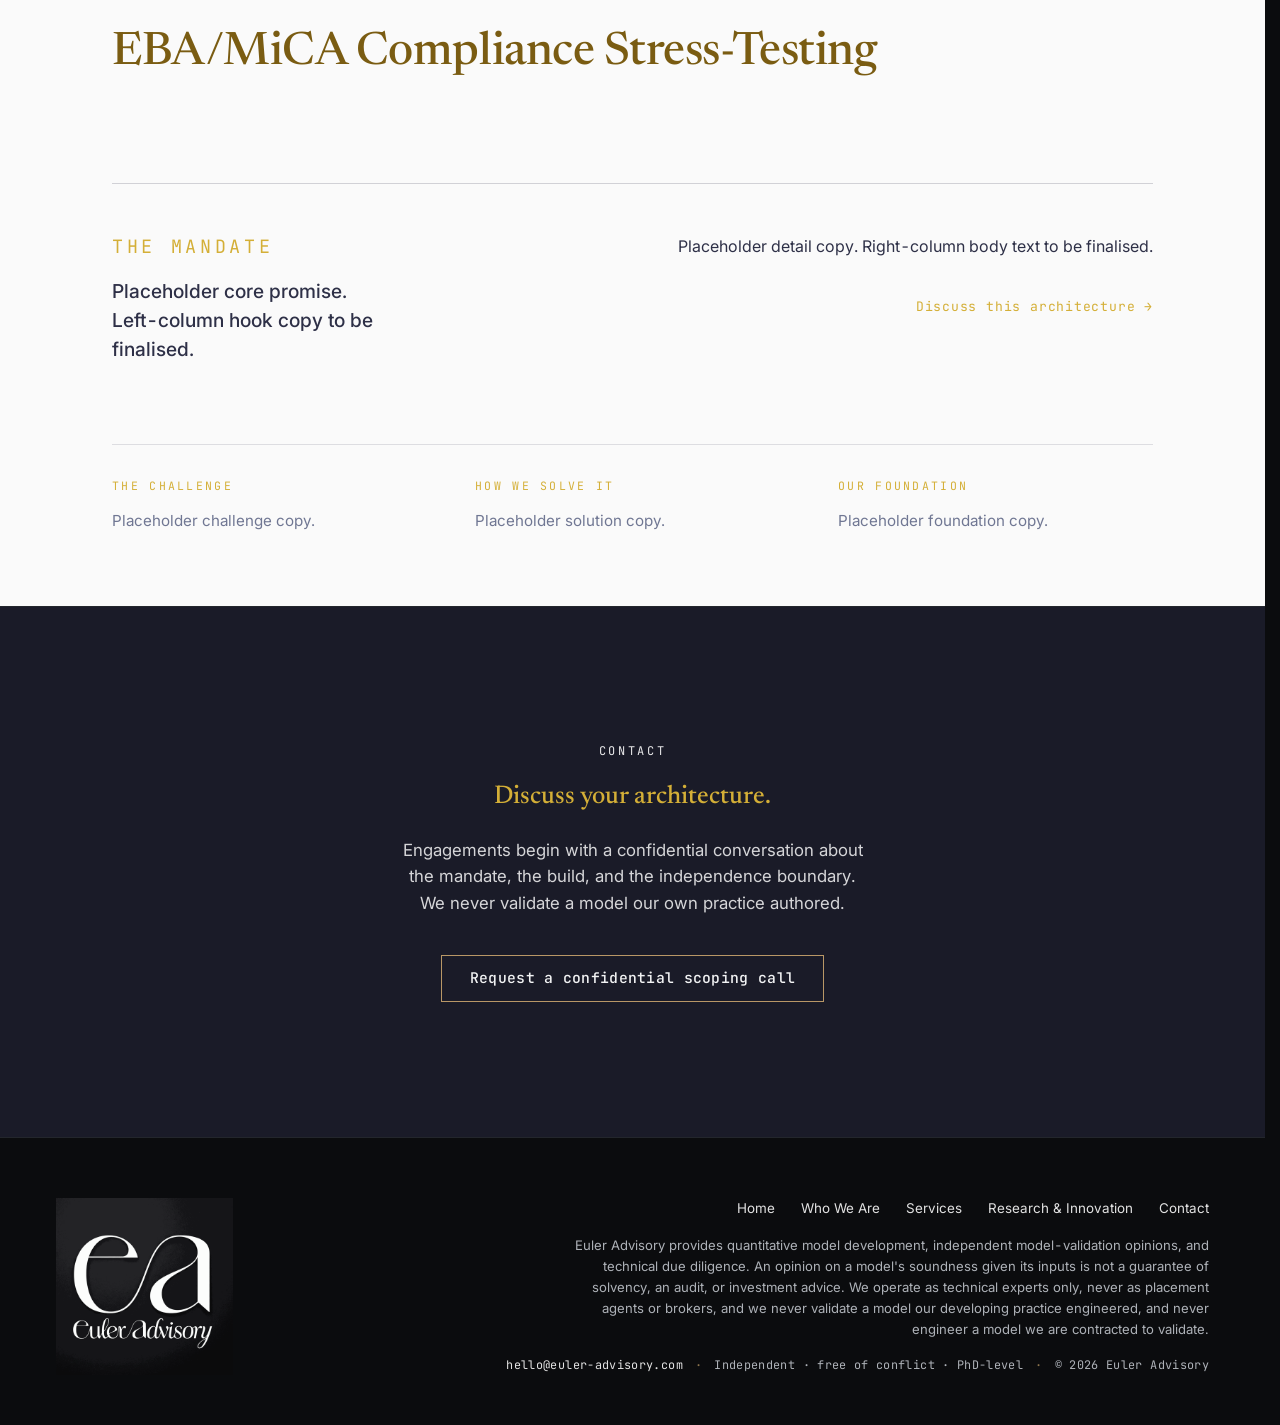
<file: institutional-model-validation.html>
<!DOCTYPE html>
<html lang="en">
<head>
<meta charset="UTF-8" />
<meta name="viewport" content="width=device-width, initial-scale=1.0" />
<title>Institutional Model Validation | Euler Advisory</title>
<meta name="description" content="Independent model validation and EBA/MiCA compliance stress-testing for Tier-1 institutions." />
<meta name="robots" content="noindex, nofollow" />
<link rel="canonical" href="https://euler-advisory.com/institutional-model-validation.html" />
<meta property="og:type" content="website" />
<meta property="og:title" content="Institutional Model Validation | Euler Advisory" />
<meta property="og:description" content="Institutional tokenomics, stress testing, sell-side dossiers, and fractional quant leadership." />
<meta property="og:url" content="https://euler-advisory.com/institutional-model-validation.html" />
<meta property="og:site_name" content="Euler Advisory" />

<link rel="preconnect" href="https://fonts.googleapis.com" />
<link rel="preconnect" href="https://fonts.gstatic.com" crossorigin />
<link href="https://fonts.googleapis.com/css2?family=Newsreader:ital,opsz,wght@0,6..72,400;0,6..72,500;1,6..72,400&family=Inter:wght@400;500;600&family=JetBrains+Mono:wght@400;500&display=swap" rel="stylesheet" />
<link rel="icon" href="Images/Euler_Advisory_Logo.png" type="image/png" />
<link rel="stylesheet" href="styles.css" />
</head>
<body>

<!-- ============================ HEADER / NAV ============================ -->
<header class="site-header" id="top">
  <div class="container header-inner">
    <a class="brand" href="index.html" aria-label="Euler Advisory home">
      <img class="brand-logo" src="Images/Euler_Advisory_Logo_4black.png" alt="Euler Advisory" />
    </a>
    <nav class="site-nav" aria-label="Primary">
      <a href="index.html">Home</a>
      <div class="nav-item has-dropdown">
        <a href="about.html" aria-haspopup="true">Who We Are</a>
        <div class="nav-dropdown" role="menu">
          <a href="about.html#founder" role="menuitem">The Founder</a>
          <a href="about.html#euler-standard" role="menuitem">Our Standard</a>
          <a href="about.html#presence" role="menuitem">Institutional Presence</a>
        </div>
      </div>
      <a href="index.html#solutions">Who We Serve</a>
      <div class="nav-item has-dropdown">
        <a href="index.html#services" aria-haspopup="true">Services</a>
        <div class="nav-dropdown" role="menu">
          <a href="digital-asset-architecture.html" role="menuitem">You're Raising Capital</a>
          <a href="quantitative-due-diligence.html" role="menuitem">You're Allocating Capital</a>
          <a href="regulatory-supervision.html" role="menuitem">You're Supervising &amp; Regulating</a>
        </div>
      </div>
      <div class="nav-item has-dropdown">
        <a href="research.html" aria-haspopup="true">Research &amp; Innovation</a>
        <div class="nav-dropdown" role="menu">
          <a href="research.html#research-areas" role="menuitem">Research Areas</a>
          <a href="research.html#rd-commitment" role="menuitem">Institutional R&amp;D Commitment</a>
          <a href="research.html#pipeline" role="menuitem">Ongoing Research</a>
          <a href="research.html#engagements" role="menuitem">Workshops, Lectures and Talks</a>
        </div>
      </div>
      <a href="all-sessions.html">Events</a>
      <a href="contact.html" class="nav-cta">Contact</a>
    </nav>
    <button class="nav-toggle" aria-label="Open menu" aria-expanded="false" aria-controls="mobile-nav">
      <span></span><span></span><span></span>
    </button>
  </div>
  <nav class="mobile-nav" id="mobile-nav" aria-label="Mobile">
    <a href="index.html">Home</a>
    <a href="about.html">Who We Are</a>
    <a href="index.html#solutions">Who We Serve</a>
    <a href="index.html#services">Services</a>
    <a class="mobile-sub" href="digital-asset-architecture.html">You're Raising Capital</a>
    <a class="mobile-sub" href="quantitative-due-diligence.html">You're Allocating Capital</a>
    <a class="mobile-sub" href="regulatory-supervision.html">You're Supervising &amp; Regulating</a>
    <a href="research.html">Research &amp; Innovation</a>
    <a href="all-sessions.html">Events</a>
    <a href="contact.html">Contact</a>
  </nav>
</header>

<main>

  <div class="daa-hero-wrap">
  <!-- ============================ HERO + ANCHOR NAV ============================ -->
  <section class="daa-hero">
    <div class="container">
      <p class="daa-eyebrow reveal">Services</p>
      <h1 class="daa-title reveal">Institutional Model Validation</h1>
      <nav class="daa-anchors reveal" aria-label="On this page">
        <a href="#independent-validation">Independent Model Validation</a>
        <a href="#eba-mica-compliance">EBA/MiCA Compliance Stress-Testing</a>
      </nav>
    </div>
  </section>

  </div><!-- /.daa-hero-wrap -->

  <div class="daa-content">
  <!-- ============================ 1. INDEPENDENT MODEL VALIDATION ============================ -->
  <section class="daa-section" id="independent-validation">
    <div class="container daa-grid">
      <h2 class="daa-sec-title reveal">Independent Model Validation</h2>
      <p class="daa-macro reveal">Placeholder macro hook. Full-width executive preamble to be finalised.</p>
      <div class="daa-cols">
        <div class="daa-leftcol">
        <p class="daa-mission reveal">The Mandate</p>
        <p class="daa-summary reveal">Placeholder core promise. Left-column hook copy to be finalised.</p>
        </div>
        <div class="daa-right reveal">
        <p class="daa-body">Placeholder detail copy. Right-column body text to be finalised.</p>
        <a class="daa-link" href="contact.html">Discuss this architecture <span aria-hidden="true">&rarr;</span></a>
        </div>
      </div>

      <div class="daa-exec reveal">
        <div class="daa-exec-col">
          <h3 class="daa-exec-title">The Challenge</h3>
          <p class="daa-exec-body">Placeholder challenge copy.</p>
        </div>
        <div class="daa-exec-col">
          <h3 class="daa-exec-title">How We Solve It</h3>
          <p class="daa-exec-body">Placeholder solution copy.</p>
        </div>
        <div class="daa-exec-col">
          <h3 class="daa-exec-title">Our Foundation</h3>
          <p class="daa-exec-body">Placeholder foundation copy.</p>
        </div>
      </div>
    </div>
  </section>

  <!-- ============================ 2. EBA/MICA COMPLIANCE STRESS-TESTING ============================ -->
  <section class="daa-section" id="eba-mica-compliance">
    <div class="container daa-grid">
      <h2 class="daa-sec-title reveal">EBA/MiCA Compliance Stress-Testing</h2>
      <p class="daa-macro reveal">Placeholder macro hook. Full-width executive preamble to be finalised.</p>
      <div class="daa-cols">
        <div class="daa-leftcol">
        <p class="daa-mission reveal">The Mandate</p>
        <p class="daa-summary reveal">Placeholder core promise. Left-column hook copy to be finalised.</p>
        </div>
        <div class="daa-right reveal">
        <p class="daa-body">Placeholder detail copy. Right-column body text to be finalised.</p>
        <a class="daa-link" href="contact.html">Discuss this architecture <span aria-hidden="true">&rarr;</span></a>
        </div>
      </div>

      <div class="daa-exec reveal">
        <div class="daa-exec-col">
          <h3 class="daa-exec-title">The Challenge</h3>
          <p class="daa-exec-body">Placeholder challenge copy.</p>
        </div>
        <div class="daa-exec-col">
          <h3 class="daa-exec-title">How We Solve It</h3>
          <p class="daa-exec-body">Placeholder solution copy.</p>
        </div>
        <div class="daa-exec-col">
          <h3 class="daa-exec-title">Our Foundation</h3>
          <p class="daa-exec-body">Placeholder foundation copy.</p>
        </div>
      </div>
    </div>
  </section>

<!-- ============================ CTA ============================ -->
  <section class="section contact" id="contact">
    <div class="contact-surface" aria-hidden="true"></div>
    <div class="container contact-inner">
      <p class="section-kicker reveal" style="text-align:center;">Contact</p>
      <h2 class="contact-title reveal">Discuss your architecture.</h2>
      <p class="contact-lede reveal">
        Engagements begin with a confidential conversation about <br />
        the mandate, the build, and the independence boundary. <br />
        We never validate a model our own practice authored.
      </p>
      <a href="contact.html" class="btn btn-primary contact-btn reveal">Request a confidential scoping call</a>
    </div>
  </section>
  </div><!-- /.daa-content -->

</main>

<!-- ============================ FOOTER ============================ -->
<footer class="site-footer">
  <div class="container footer-inner">
    <div class="footer-logo">
      <img class="footer-logo-img" src="Images/Euler_Advisory_Logo_4black.png" alt="Euler Advisory" />
    </div>
    <div class="footer-text">
    <nav class="footer-nav" aria-label="Footer">
      <a href="index.html">Home</a>
      <a href="about.html">Who We Are</a>
      <a href="index.html#services">Services</a>
      <a href="research.html">Research &amp; Innovation</a>
      <a href="contact.html">Contact</a>
    </nav>
    <p class="footer-statement">
      Euler Advisory provides quantitative model development, independent model-validation opinions, and
      technical due diligence. An opinion on a model's soundness given its inputs is not a guarantee of
      solvency, an audit, or investment advice. We operate as technical experts only, never as placement
      agents or brokers, and we never validate a model our developing practice engineered, and never engineer a model we are contracted to validate.
    </p>
    <p class="footer-meta">
      <a href="mailto:hello@euler-advisory.com">hello@euler-advisory.com</a>
      <span class="dot">·</span><span>Independent · free of conflict · PhD-level</span>
      <span class="dot">·</span><span>© 2026 Euler Advisory</span>
    </p>
    </div>
  </div>
</footer>

<script src="script.js"></script>
</body>
</html>
</file>
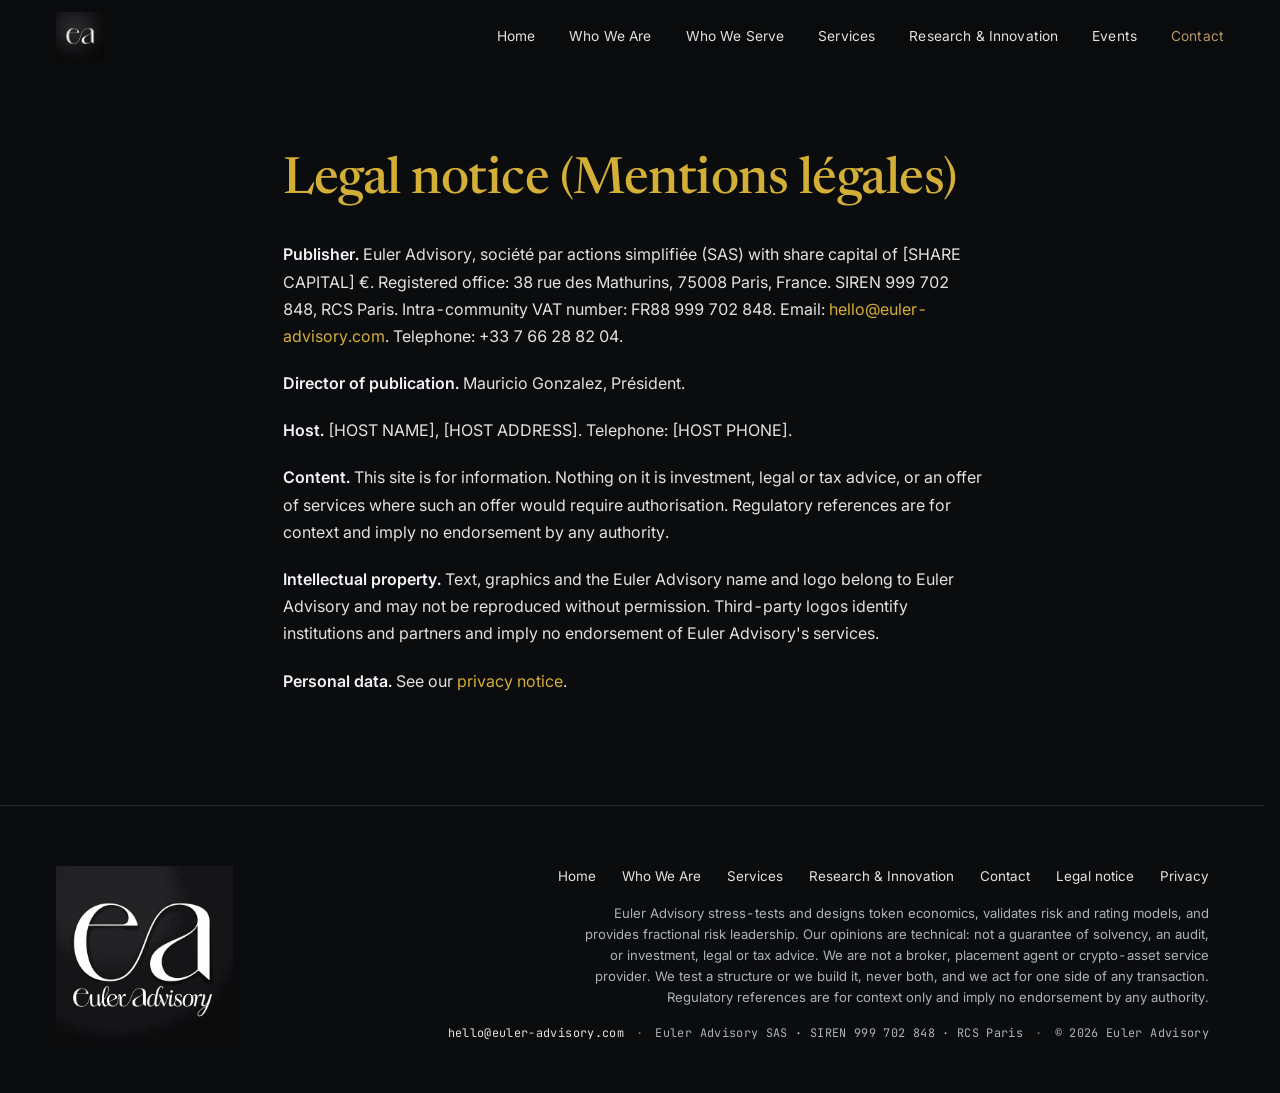
<file: legal-notice.html>
<!DOCTYPE html>
<html lang="en">
<head>
<meta charset="UTF-8" />
<meta name="viewport" content="width=device-width, initial-scale=1.0" />
<title>Legal notice | Euler Advisory</title>
<meta name="description" content="Legal notice (mentions légales) for Euler Advisory." />
<meta name="robots" content="index, follow" />
<link rel="canonical" href="https://euler-advisory.com/legal-notice.html" />
<meta property="og:type" content="website" />
<meta property="og:title" content="Legal notice | Euler Advisory" />
<meta property="og:description" content="Legal notice (mentions légales) for Euler Advisory." />
<meta property="og:url" content="https://euler-advisory.com/legal-notice.html" />
<meta property="og:site_name" content="Euler Advisory" />
<meta property="og:image" content="https://euler-advisory.com/Images/og-card.jpg" />
<meta property="og:image:width" content="1200" />
<meta property="og:image:height" content="630" />
<meta property="og:image:alt" content="Euler Advisory monogram on a black textured surface" />
<meta property="og:locale" content="en_GB" />
<meta name="twitter:card" content="summary_large_image" />

<link rel="preconnect" href="https://fonts.googleapis.com" />
<link rel="preconnect" href="https://fonts.gstatic.com" crossorigin />
<link href="https://fonts.googleapis.com/css2?family=Newsreader:ital,opsz,wght@0,6..72,400;0,6..72,500;1,6..72,400&family=Inter:wght@400;500;600&family=JetBrains+Mono:wght@400;500&display=swap" rel="stylesheet" />
<link rel="icon" href="Images/Euler_Advisory_Logo_4black_broser-tab.png" type="image/png" />
<link rel="apple-touch-icon" href="Images/Euler_Advisory_Logo_4black_broser-tab.png" />
<link rel="stylesheet" href="styles.css" />
<style>
  /* ---- Legal pages: simple text section on the dark surface, max width 70ch ---- */
  .legal-page { background: var(--c-bg); padding: calc(72px + clamp(48px, 9vh, 120px)) var(--gutter) clamp(64px, 10vh, 120px); }
  .legal-page-inner { max-width: 70ch; margin: 0 auto; }
  .legal-page h1 { font-family: var(--f-serif); font-weight: 500; font-size: clamp(2.2rem, 4vw, 3.2rem); line-height: 1.1; letter-spacing: -0.01em; color: var(--c-gold); margin: 0 0 2rem; }
  .legal-page p { font-family: var(--f-sans); font-size: 1rem; line-height: 1.7; color: var(--c-ink-2); margin: 0 0 1.25rem; overflow-wrap: anywhere; }
  .legal-page strong { color: var(--c-ink); font-weight: 600; }
  .legal-page a { color: var(--c-gold); }
</style>
</head>
<body>

<!-- ============================ HEADER / NAV ============================ -->
<header class="site-header" id="top">
  <div class="container header-inner">
    <a class="brand" href="index.html" aria-label="Euler Advisory home">
      <img class="brand-logo" src="Images/Euler_Advisory_Logo_4black_broser-tab.png" alt="Euler Advisory" />
    </a>
    <nav class="site-nav" aria-label="Primary">
      <a href="index.html">Home</a>
      <div class="nav-item has-dropdown">
        <a href="about.html" aria-haspopup="true">Who We Are</a>
        <div class="nav-dropdown" role="menu">
          <a href="about.html#founder" role="menuitem">The Founder</a>
          <a href="about.html#euler-standard" role="menuitem">Our Standard</a>
          <a href="about.html#presence" role="menuitem">Institutional Presence</a>
        </div>
      </div>
      <a href="index.html#solutions">Who We Serve</a>
      <div class="nav-item has-dropdown">
        <a href="index.html#services" aria-haspopup="true">Services</a>
        <div class="nav-dropdown" role="menu">
          <a href="digital-asset-architecture.html" role="menuitem">You're Raising Capital</a>
          <a href="quantitative-due-diligence.html" role="menuitem">You're Allocating Capital</a>
          <a href="regulatory-supervision.html" role="menuitem">You're Regulated</a>
        </div>
      </div>
      <div class="nav-item has-dropdown">
        <a href="research.html" aria-haspopup="true">Research &amp; Innovation</a>
        <div class="nav-dropdown" role="menu">
          <a href="research.html#research-areas" role="menuitem">Research Areas</a>
          <a href="research.html#rd-commitment" role="menuitem">Institutional R&amp;D Commitment</a>
          <a href="research.html#pipeline" role="menuitem">Ongoing Research</a>
          <a href="research.html#engagements" role="menuitem">Workshops, Lectures and Talks</a>
        </div>
      </div>
      <a href="all-sessions.html">Events</a>
      <a href="contact.html" class="nav-cta">Contact</a>
    </nav>
    <button class="nav-toggle" aria-label="Open menu" aria-expanded="false" aria-controls="mobile-nav">
      <span></span><span></span><span></span>
    </button>
  </div>
  <nav class="mobile-nav" id="mobile-nav" aria-label="Mobile">
    <a href="index.html">Home</a>
    <a href="about.html">Who We Are</a>
    <a class="mobile-sub" href="about.html#founder">The Founder</a>
    <a class="mobile-sub" href="about.html#euler-standard">Our Standard</a>
    <a class="mobile-sub" href="about.html#presence">Institutional Presence</a>
    <a href="index.html#solutions">Who We Serve</a>
    <a href="index.html#services">Services</a>
    <a class="mobile-sub" href="digital-asset-architecture.html">You're Raising Capital</a>
    <a class="mobile-sub" href="quantitative-due-diligence.html">You're Allocating Capital</a>
    <a class="mobile-sub" href="regulatory-supervision.html">You're Regulated</a>
    <a href="research.html">Research &amp; Innovation</a>
    <a class="mobile-sub" href="research.html#research-areas">Research Areas</a>
    <a class="mobile-sub" href="research.html#rd-commitment">Institutional R&amp;D Commitment</a>
    <a class="mobile-sub" href="research.html#pipeline">Ongoing Research</a>
    <a class="mobile-sub" href="research.html#engagements">Workshops, Lectures and Talks</a>
    <a href="all-sessions.html">Events</a>
    <a href="contact.html">Contact</a>
  </nav>
</header>

<main>

  <section class="legal-page">
    <div class="legal-page-inner">
      <h1>Legal notice (Mentions légales)</h1>
      <p><strong>Publisher.</strong> Euler Advisory, société par actions simplifiée (SAS) with share capital of [SHARE CAPITAL] €. Registered office: 38 rue des Mathurins, 75008 Paris, France. SIREN 999 702 848, RCS Paris. Intra-community VAT number: FR88 999 702 848. Email: <a href="mailto:hello@euler-advisory.com">hello@euler-advisory.com</a>. Telephone: +33 7 66 28 82 04.</p>
      <p><strong>Director of publication.</strong> Mauricio Gonzalez, Président.</p>
      <p><strong>Host.</strong> [HOST NAME], [HOST ADDRESS]. Telephone: [HOST PHONE].</p>
      <p><strong>Content.</strong> This site is for information. Nothing on it is investment, legal or tax advice, or an offer of services where such an offer would require authorisation. Regulatory references are for context and imply no endorsement by any authority.</p>
      <p><strong>Intellectual property.</strong> Text, graphics and the Euler Advisory name and logo belong to Euler Advisory and may not be reproduced without permission. Third-party logos identify institutions and partners and imply no endorsement of Euler Advisory's services.</p>
      <p><strong>Personal data.</strong> See our <a href="privacy.html">privacy notice</a>.</p>
    </div>
  </section>

</main>

<!-- ============================ FOOTER ============================ -->
<footer class="site-footer">
  <div class="container footer-inner">
    <div class="footer-logo">
      <img class="footer-logo-img" src="Images/Euler_Advisory_Logo_4black.png" alt="Euler Advisory" loading="lazy" decoding="async" />
    </div>
    <div class="footer-text">
      <nav class="footer-nav" aria-label="Footer">
        <a href="index.html">Home</a>
        <a href="about.html">Who We Are</a>
        <a href="index.html#services">Services</a>
        <a href="research.html">Research &amp; Innovation</a>
        <a href="contact.html">Contact</a>
        <a href="legal-notice.html">Legal notice</a>
        <a href="privacy.html">Privacy</a>
      </nav>
      <p class="footer-statement">
        Euler Advisory stress-tests and designs token economics, validates risk and rating models, and provides fractional risk leadership. Our opinions are technical: not a guarantee of solvency, an audit, or investment, legal or tax advice. We are not a broker, placement agent or crypto-asset service provider. We test a structure or we build it, never both, and we act for one side of any transaction. Regulatory references are for context only and imply no endorsement by any authority.
      </p>
      <p class="footer-meta">
        <a href="mailto:hello@euler-advisory.com">hello@euler-advisory.com</a>
        <span class="dot">·</span><span>Euler Advisory SAS · SIREN 999 702 848 · RCS Paris</span>
        <span class="dot">·</span><span>© 2026 Euler Advisory</span>
      </p>
    </div>
  </div>
</footer>

<script src="script.js"></script>
</body>
</html>
</file>
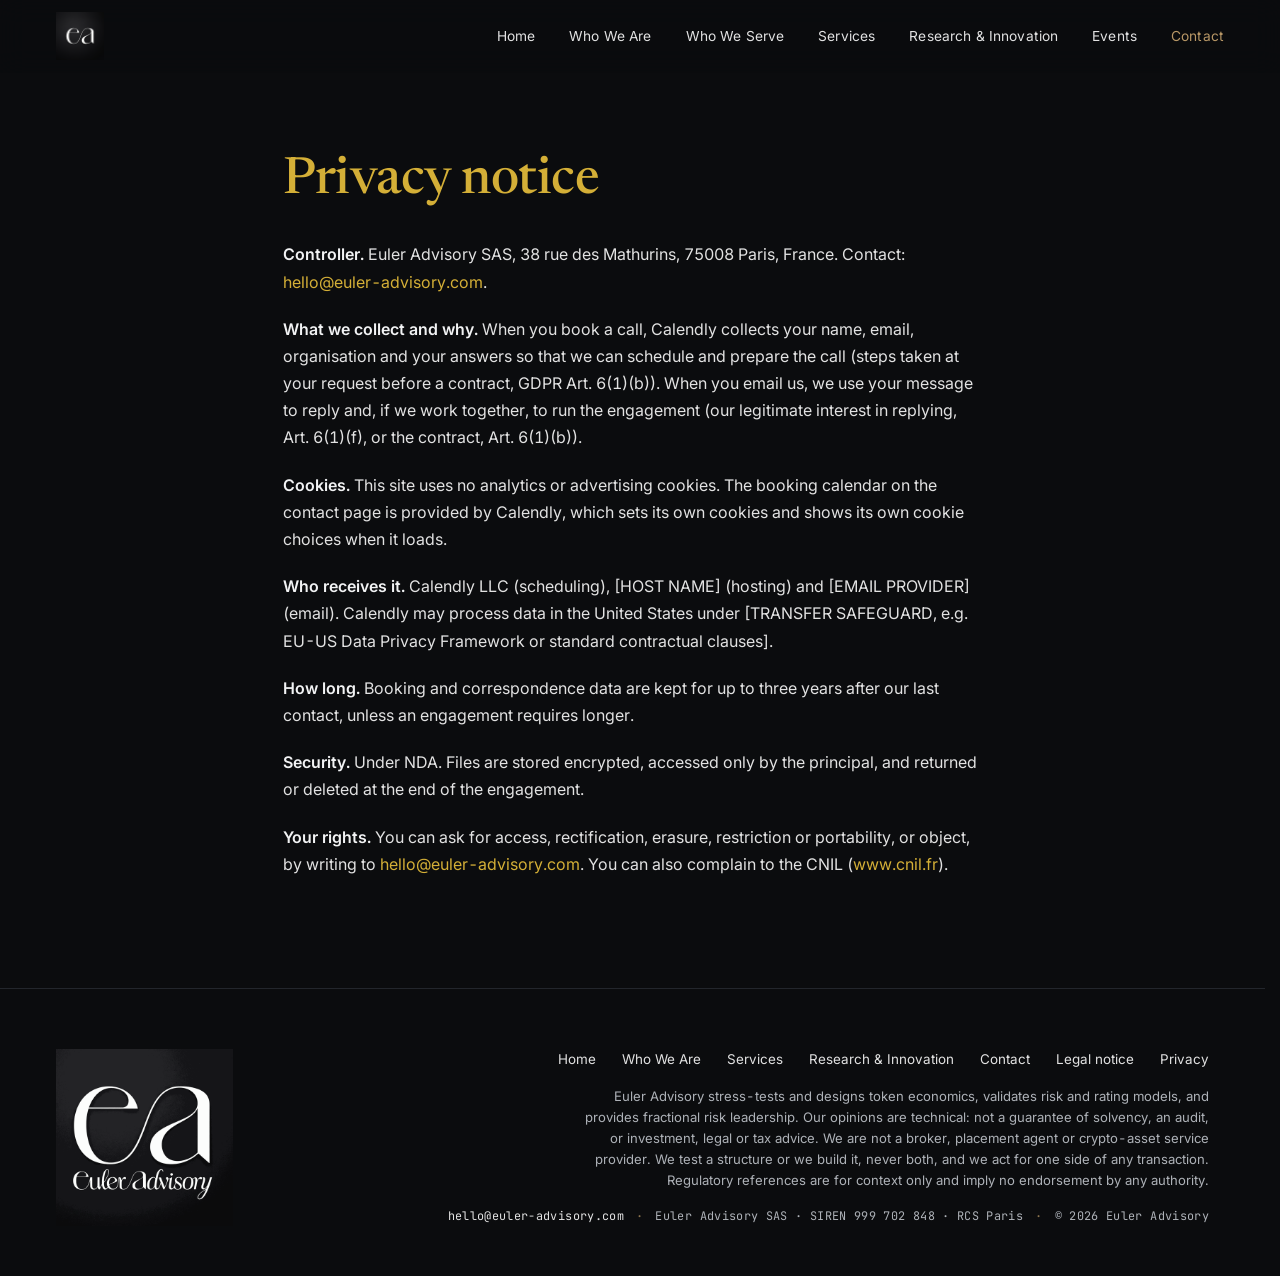
<file: privacy.html>
<!DOCTYPE html>
<html lang="en">
<head>
<meta charset="UTF-8" />
<meta name="viewport" content="width=device-width, initial-scale=1.0" />
<title>Privacy | Euler Advisory</title>
<meta name="description" content="Privacy notice for Euler Advisory." />
<meta name="robots" content="index, follow" />
<link rel="canonical" href="https://euler-advisory.com/privacy.html" />
<meta property="og:type" content="website" />
<meta property="og:title" content="Privacy | Euler Advisory" />
<meta property="og:description" content="Privacy notice for Euler Advisory." />
<meta property="og:url" content="https://euler-advisory.com/privacy.html" />
<meta property="og:site_name" content="Euler Advisory" />
<meta property="og:image" content="https://euler-advisory.com/Images/og-card.jpg" />
<meta property="og:image:width" content="1200" />
<meta property="og:image:height" content="630" />
<meta property="og:image:alt" content="Euler Advisory monogram on a black textured surface" />
<meta property="og:locale" content="en_GB" />
<meta name="twitter:card" content="summary_large_image" />

<link rel="preconnect" href="https://fonts.googleapis.com" />
<link rel="preconnect" href="https://fonts.gstatic.com" crossorigin />
<link href="https://fonts.googleapis.com/css2?family=Newsreader:ital,opsz,wght@0,6..72,400;0,6..72,500;1,6..72,400&family=Inter:wght@400;500;600&family=JetBrains+Mono:wght@400;500&display=swap" rel="stylesheet" />
<link rel="icon" href="Images/Euler_Advisory_Logo_4black_broser-tab.png" type="image/png" />
<link rel="apple-touch-icon" href="Images/Euler_Advisory_Logo_4black_broser-tab.png" />
<link rel="stylesheet" href="styles.css" />
<style>
  /* ---- Legal pages: simple text section on the dark surface, max width 70ch ---- */
  .legal-page { background: var(--c-bg); padding: calc(72px + clamp(48px, 9vh, 120px)) var(--gutter) clamp(64px, 10vh, 120px); }
  .legal-page-inner { max-width: 70ch; margin: 0 auto; }
  .legal-page h1 { font-family: var(--f-serif); font-weight: 500; font-size: clamp(2.2rem, 4vw, 3.2rem); line-height: 1.1; letter-spacing: -0.01em; color: var(--c-gold); margin: 0 0 2rem; }
  .legal-page p { font-family: var(--f-sans); font-size: 1rem; line-height: 1.7; color: var(--c-ink-2); margin: 0 0 1.25rem; overflow-wrap: anywhere; }
  .legal-page strong { color: var(--c-ink); font-weight: 600; }
  .legal-page a { color: var(--c-gold); }
</style>
</head>
<body>

<!-- ============================ HEADER / NAV ============================ -->
<header class="site-header" id="top">
  <div class="container header-inner">
    <a class="brand" href="index.html" aria-label="Euler Advisory home">
      <img class="brand-logo" src="Images/Euler_Advisory_Logo_4black_broser-tab.png" alt="Euler Advisory" />
    </a>
    <nav class="site-nav" aria-label="Primary">
      <a href="index.html">Home</a>
      <div class="nav-item has-dropdown">
        <a href="about.html" aria-haspopup="true">Who We Are</a>
        <div class="nav-dropdown" role="menu">
          <a href="about.html#founder" role="menuitem">The Founder</a>
          <a href="about.html#euler-standard" role="menuitem">Our Standard</a>
          <a href="about.html#presence" role="menuitem">Institutional Presence</a>
        </div>
      </div>
      <a href="index.html#solutions">Who We Serve</a>
      <div class="nav-item has-dropdown">
        <a href="index.html#services" aria-haspopup="true">Services</a>
        <div class="nav-dropdown" role="menu">
          <a href="digital-asset-architecture.html" role="menuitem">You're Raising Capital</a>
          <a href="quantitative-due-diligence.html" role="menuitem">You're Allocating Capital</a>
          <a href="regulatory-supervision.html" role="menuitem">You're Regulated</a>
        </div>
      </div>
      <div class="nav-item has-dropdown">
        <a href="research.html" aria-haspopup="true">Research &amp; Innovation</a>
        <div class="nav-dropdown" role="menu">
          <a href="research.html#research-areas" role="menuitem">Research Areas</a>
          <a href="research.html#rd-commitment" role="menuitem">Institutional R&amp;D Commitment</a>
          <a href="research.html#pipeline" role="menuitem">Ongoing Research</a>
          <a href="research.html#engagements" role="menuitem">Workshops, Lectures and Talks</a>
        </div>
      </div>
      <a href="all-sessions.html">Events</a>
      <a href="contact.html" class="nav-cta">Contact</a>
    </nav>
    <button class="nav-toggle" aria-label="Open menu" aria-expanded="false" aria-controls="mobile-nav">
      <span></span><span></span><span></span>
    </button>
  </div>
  <nav class="mobile-nav" id="mobile-nav" aria-label="Mobile">
    <a href="index.html">Home</a>
    <a href="about.html">Who We Are</a>
    <a class="mobile-sub" href="about.html#founder">The Founder</a>
    <a class="mobile-sub" href="about.html#euler-standard">Our Standard</a>
    <a class="mobile-sub" href="about.html#presence">Institutional Presence</a>
    <a href="index.html#solutions">Who We Serve</a>
    <a href="index.html#services">Services</a>
    <a class="mobile-sub" href="digital-asset-architecture.html">You're Raising Capital</a>
    <a class="mobile-sub" href="quantitative-due-diligence.html">You're Allocating Capital</a>
    <a class="mobile-sub" href="regulatory-supervision.html">You're Regulated</a>
    <a href="research.html">Research &amp; Innovation</a>
    <a class="mobile-sub" href="research.html#research-areas">Research Areas</a>
    <a class="mobile-sub" href="research.html#rd-commitment">Institutional R&amp;D Commitment</a>
    <a class="mobile-sub" href="research.html#pipeline">Ongoing Research</a>
    <a class="mobile-sub" href="research.html#engagements">Workshops, Lectures and Talks</a>
    <a href="all-sessions.html">Events</a>
    <a href="contact.html">Contact</a>
  </nav>
</header>

<main>

  <section class="legal-page">
    <div class="legal-page-inner">
      <h1>Privacy notice</h1>
      <p><strong>Controller.</strong> Euler Advisory SAS, 38 rue des Mathurins, 75008 Paris, France. Contact: <a href="mailto:hello@euler-advisory.com">hello@euler-advisory.com</a>.</p>
      <p><strong>What we collect and why.</strong> When you book a call, Calendly collects your name, email, organisation and your answers so that we can schedule and prepare the call (steps taken at your request before a contract, GDPR Art. 6(1)(b)). When you email us, we use your message to reply and, if we work together, to run the engagement (our legitimate interest in replying, Art. 6(1)(f), or the contract, Art. 6(1)(b)).</p>
      <p><strong>Cookies.</strong> This site uses no analytics or advertising cookies. The booking calendar on the contact page is provided by Calendly, which sets its own cookies and shows its own cookie choices when it loads.</p>
      <p><strong>Who receives it.</strong> Calendly LLC (scheduling), [HOST NAME] (hosting) and [EMAIL PROVIDER] (email). Calendly may process data in the United States under [TRANSFER SAFEGUARD, e.g. EU-US Data Privacy Framework or standard contractual clauses].</p>
      <p><strong>How long.</strong> Booking and correspondence data are kept for up to three years after our last contact, unless an engagement requires longer.</p>
      <p><strong>Security.</strong> Under NDA. Files are stored encrypted, accessed only by the principal, and returned or deleted at the end of the engagement.</p>
      <p><strong>Your rights.</strong> You can ask for access, rectification, erasure, restriction or portability, or object, by writing to <a href="mailto:hello@euler-advisory.com">hello@euler-advisory.com</a>. You can also complain to the CNIL (<a href="https://www.cnil.fr" target="_blank" rel="noopener noreferrer">www.cnil.fr</a>).</p>
    </div>
  </section>

</main>

<!-- ============================ FOOTER ============================ -->
<footer class="site-footer">
  <div class="container footer-inner">
    <div class="footer-logo">
      <img class="footer-logo-img" src="Images/Euler_Advisory_Logo_4black.png" alt="Euler Advisory" loading="lazy" decoding="async" />
    </div>
    <div class="footer-text">
      <nav class="footer-nav" aria-label="Footer">
        <a href="index.html">Home</a>
        <a href="about.html">Who We Are</a>
        <a href="index.html#services">Services</a>
        <a href="research.html">Research &amp; Innovation</a>
        <a href="contact.html">Contact</a>
        <a href="legal-notice.html">Legal notice</a>
        <a href="privacy.html">Privacy</a>
      </nav>
      <p class="footer-statement">
        Euler Advisory stress-tests and designs token economics, validates risk and rating models, and provides fractional risk leadership. Our opinions are technical: not a guarantee of solvency, an audit, or investment, legal or tax advice. We are not a broker, placement agent or crypto-asset service provider. We test a structure or we build it, never both, and we act for one side of any transaction. Regulatory references are for context only and imply no endorsement by any authority.
      </p>
      <p class="footer-meta">
        <a href="mailto:hello@euler-advisory.com">hello@euler-advisory.com</a>
        <span class="dot">·</span><span>Euler Advisory SAS · SIREN 999 702 848 · RCS Paris</span>
        <span class="dot">·</span><span>© 2026 Euler Advisory</span>
      </p>
    </div>
  </div>
</footer>

<script src="script.js"></script>
</body>
</html>
</file>
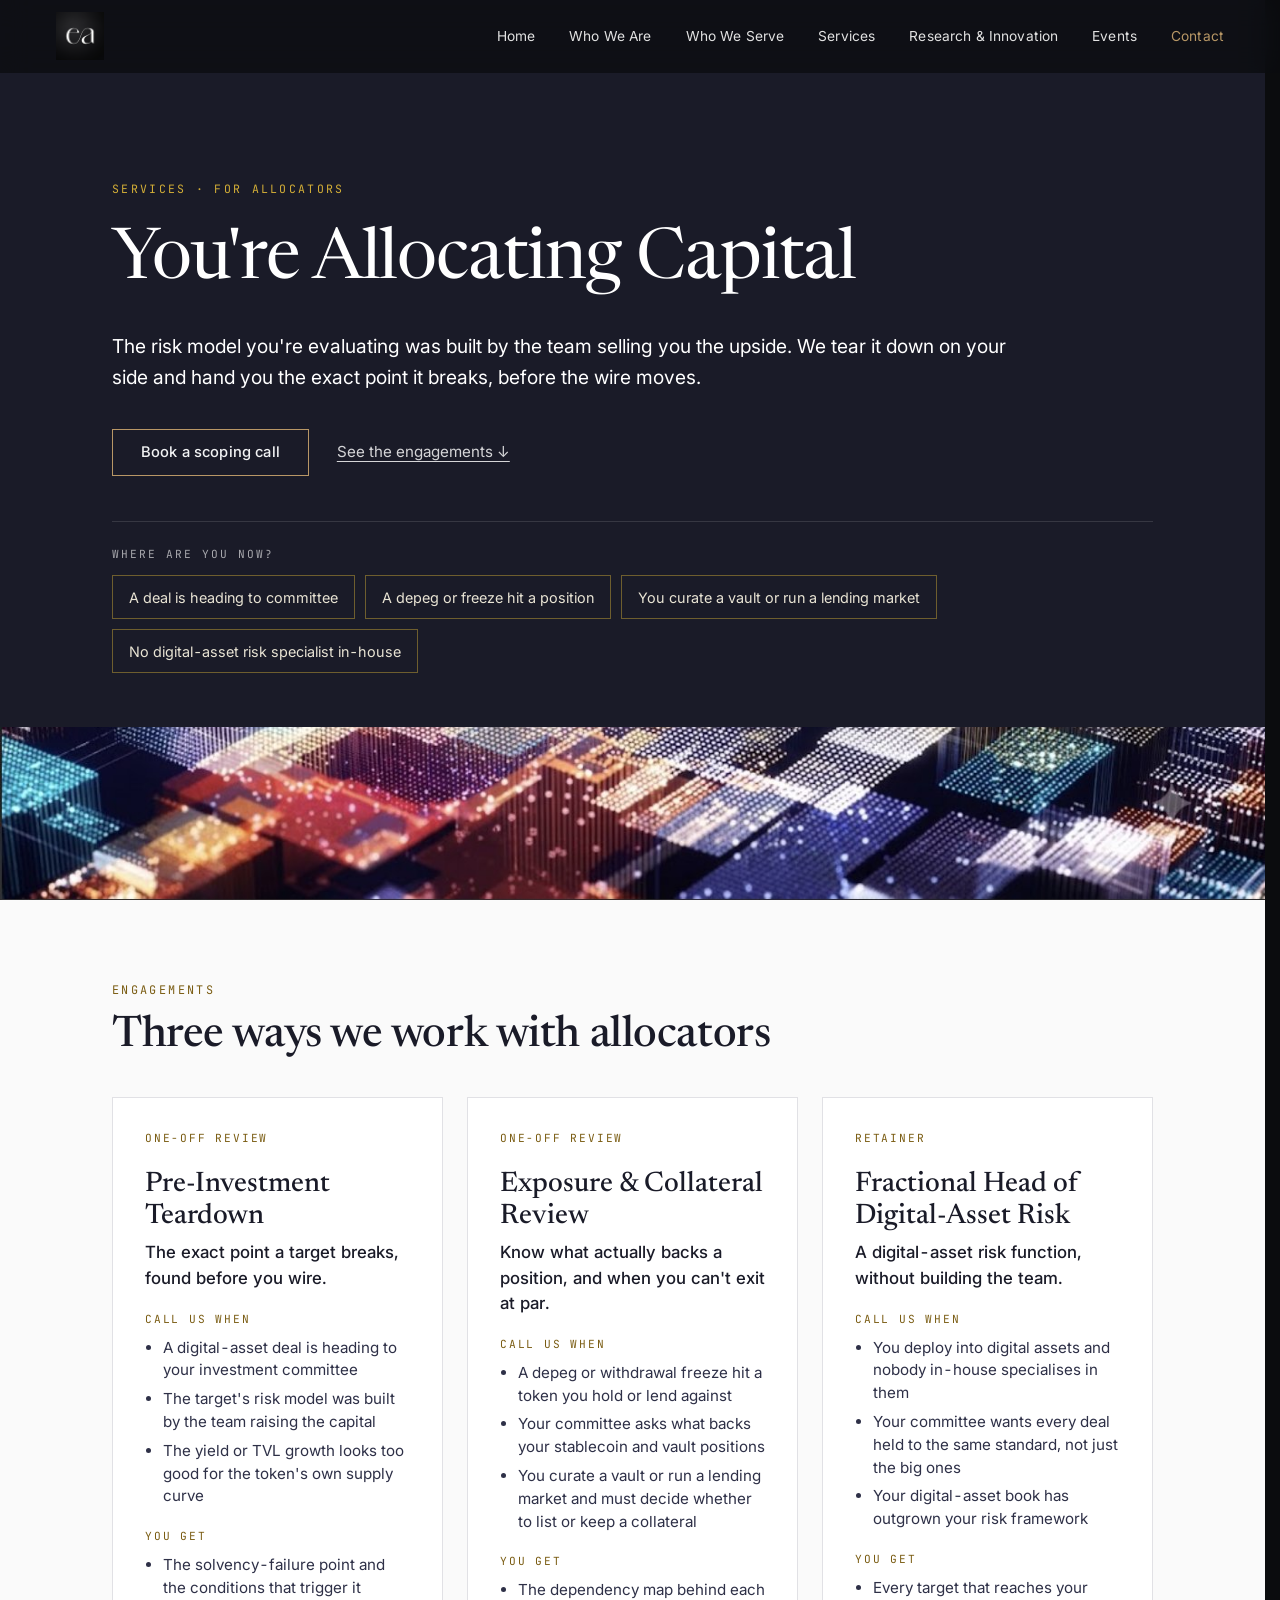
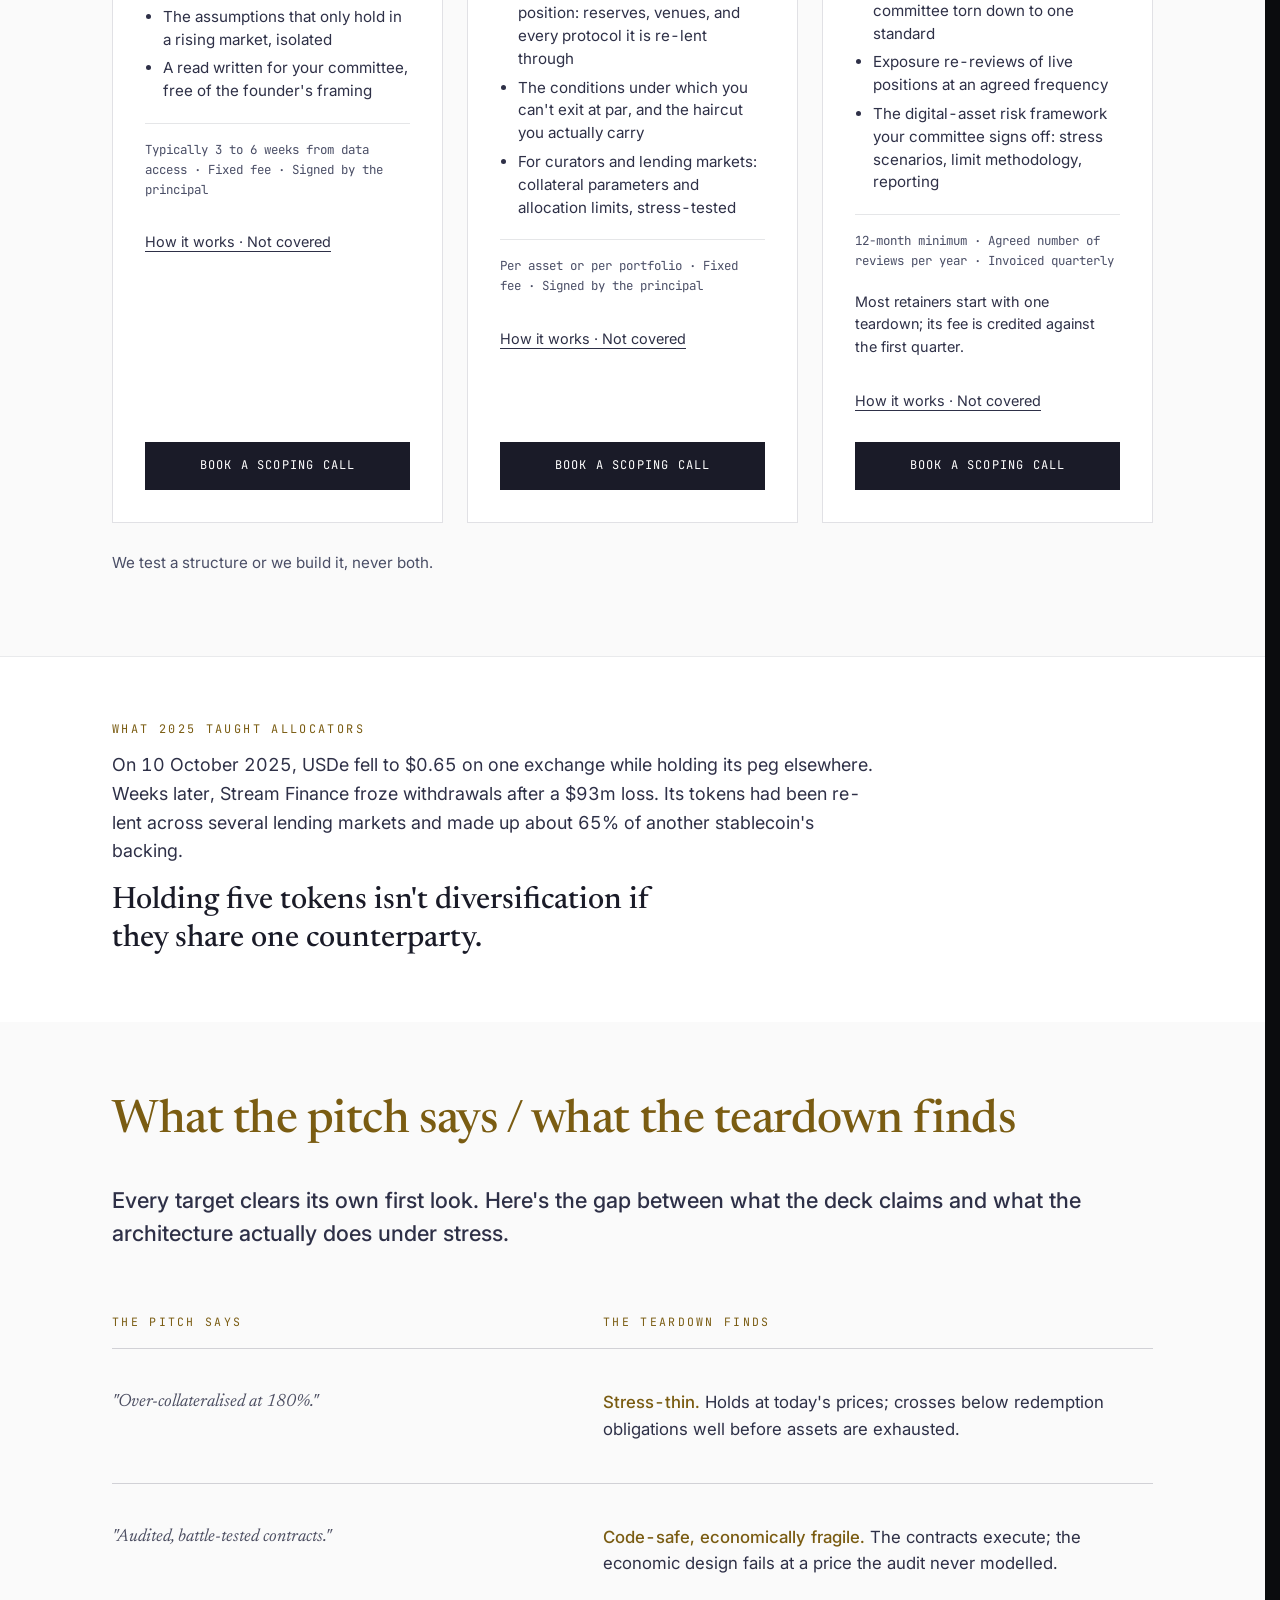
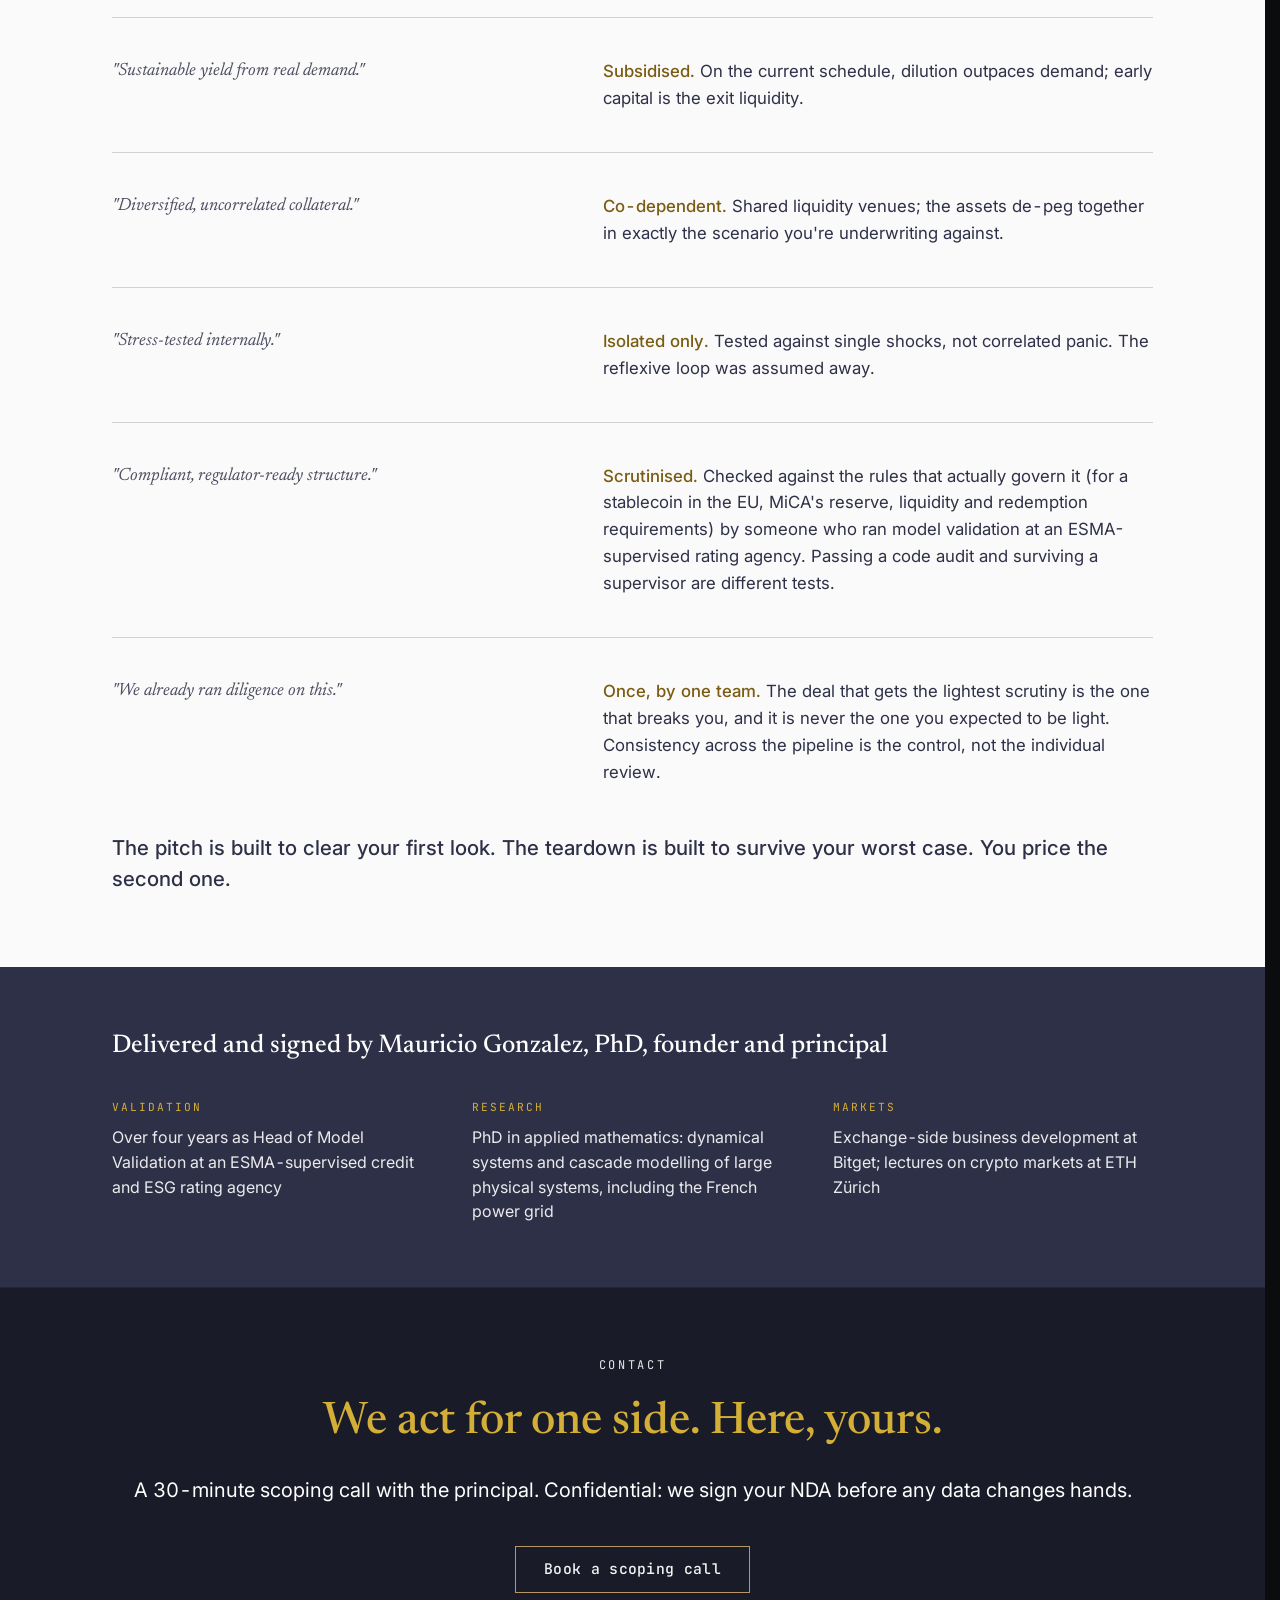
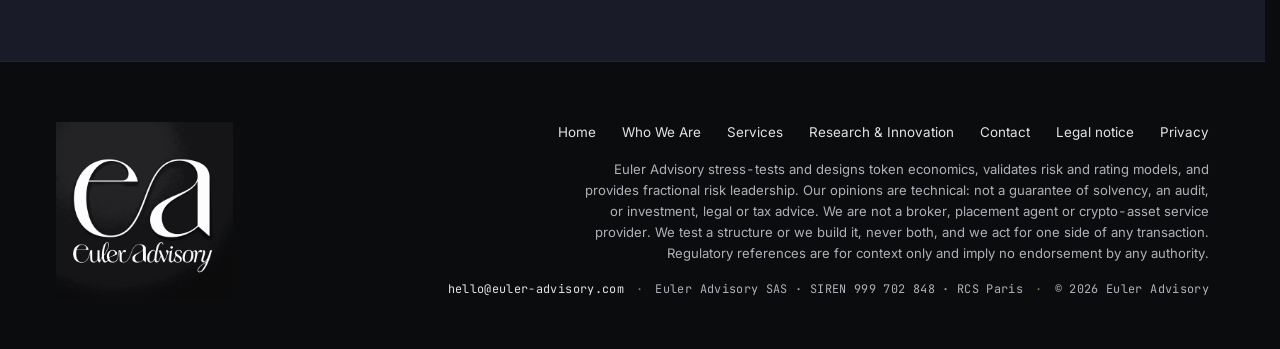
<file: quantitative-due-diligence.html>
<!DOCTYPE html>
<html lang="en">
<head>
<meta charset="UTF-8" />
<meta name="viewport" content="width=device-width, initial-scale=1.0" />
<title>Allocators: Token &amp; Protocol Due Diligence | Euler Advisory</title>
<meta name="description" content="Pre-investment teardowns, exposure and collateral reviews, and a fractional head of digital-asset risk: the exact point a position breaks, found before you wire." />
<meta name="robots" content="index, follow" />
<link rel="canonical" href="https://euler-advisory.com/quantitative-due-diligence.html" />
<meta property="og:type" content="website" />
<meta property="og:title" content="Allocators: Token &amp; Protocol Due Diligence | Euler Advisory" />
<meta property="og:description" content="Pre-investment teardowns, exposure and collateral reviews, and a fractional head of digital-asset risk: the exact point a position breaks, found before you wire." />
<meta property="og:url" content="https://euler-advisory.com/quantitative-due-diligence.html" />
<meta property="og:site_name" content="Euler Advisory" />
<meta property="og:image" content="https://euler-advisory.com/Images/og-card.jpg" />
<meta property="og:image:width" content="1200" />
<meta property="og:image:height" content="630" />
<meta property="og:image:alt" content="Euler Advisory monogram on a black textured surface" />
<meta property="og:locale" content="en_GB" />
<meta name="twitter:card" content="summary_large_image" />

<link rel="preconnect" href="https://fonts.googleapis.com" />
<link rel="preconnect" href="https://fonts.gstatic.com" crossorigin />
<link href="https://fonts.googleapis.com/css2?family=Newsreader:ital,opsz,wght@0,6..72,400;0,6..72,500;1,6..72,400&family=Inter:wght@400;500;600&family=JetBrains+Mono:wght@400;500&display=swap" rel="stylesheet" />
<link rel="icon" href="Images/Euler_Advisory_Logo_4black_broser-tab.png" type="image/png" />
<link rel="apple-touch-icon" href="Images/Euler_Advisory_Logo_4black_broser-tab.png" />
<link rel="stylesheet" href="styles.css" />
</head>
<body>

<!-- ============================ HEADER / NAV ============================ -->
<header class="site-header" id="top">
  <div class="container header-inner">
    <a class="brand" href="index.html" aria-label="Euler Advisory home">
      <img class="brand-logo" src="Images/Euler_Advisory_Logo_4black_broser-tab.png" alt="Euler Advisory" />
    </a>
    <nav class="site-nav" aria-label="Primary">
      <a href="index.html">Home</a>
      <div class="nav-item has-dropdown">
        <a href="about.html" aria-haspopup="true">Who We Are</a>
        <div class="nav-dropdown" role="menu">
          <a href="about.html#founder" role="menuitem">The Founder</a>
          <a href="about.html#euler-standard" role="menuitem">Our Standard</a>
          <a href="about.html#presence" role="menuitem">Institutional Presence</a>
        </div>
      </div>
      <a href="index.html#solutions">Who We Serve</a>
      <div class="nav-item has-dropdown">
        <a href="index.html#services" aria-haspopup="true">Services</a>
        <div class="nav-dropdown" role="menu">
          <a href="digital-asset-architecture.html" role="menuitem">You're Raising Capital</a>
          <a href="quantitative-due-diligence.html" class="is-active" role="menuitem">You're Allocating Capital</a>
          <a href="regulatory-supervision.html" role="menuitem">You're Regulated</a>
        </div>
      </div>
      <div class="nav-item has-dropdown">
        <a href="research.html" aria-haspopup="true">Research &amp; Innovation</a>
        <div class="nav-dropdown" role="menu">
          <a href="research.html#research-areas" role="menuitem">Research Areas</a>
          <a href="research.html#rd-commitment" role="menuitem">Institutional R&amp;D Commitment</a>
          <a href="research.html#pipeline" role="menuitem">Ongoing Research</a>
          <a href="research.html#engagements" role="menuitem">Workshops, Lectures and Talks</a>
        </div>
      </div>
      <a href="all-sessions.html">Events</a>
      <a href="contact.html" class="nav-cta">Contact</a>
    </nav>
    <button class="nav-toggle" aria-label="Open menu" aria-expanded="false" aria-controls="mobile-nav">
      <span></span><span></span><span></span>
    </button>
  </div>
  <nav class="mobile-nav" id="mobile-nav" aria-label="Mobile">
    <a href="index.html">Home</a>
    <a href="about.html">Who We Are</a>
    <a href="index.html#solutions">Who We Serve</a>
    <a href="index.html#services">Services</a>
    <a class="mobile-sub" href="digital-asset-architecture.html">You're Raising Capital</a>
    <a class="mobile-sub is-active" href="quantitative-due-diligence.html">You're Allocating Capital</a>
    <a class="mobile-sub" href="regulatory-supervision.html">You're Regulated</a>
    <a href="research.html">Research &amp; Innovation</a>
    <a href="all-sessions.html">Events</a>
    <a href="contact.html">Contact</a>
  </nav>
</header>

<main>

  <div class="daa-hero-wrap">
  <!-- ============================ HERO + ANCHOR NAV ============================ -->
  <section class="daa-hero">
    <div class="container">
      <p class="daa-eyebrow reveal">SERVICES · FOR ALLOCATORS</p>
      <h1 class="daa-title reveal">You're Allocating Capital</h1>
      <p class="hero-sub reveal" style="font-size: clamp(1.1rem, 1.5vw, 1.3rem); line-height: 1.6; color: #FFFFFF; margin-top: 2rem; max-width: 900px;">The risk model you're evaluating was built by the team selling you the upside. We tear it down on your side and hand you the exact point it breaks, before the wire moves.</p>
      <div class="hero-cta-row reveal">
        <a class="btn btn-primary" href="contact.html?utm_source=website&amp;utm_content=allocators">Book a scoping call</a>
        <a class="hero-cta-link" href="#engagements">See the engagements ↓</a>
      </div>
      <div class="hero-chips reveal">
        <p class="hero-chips-label">Where are you now?</p>
        <div class="hero-chips-list">
          <a class="hero-chip" href="#teardown">A deal is heading to committee</a>
          <a class="hero-chip" href="#exposure-review">A depeg or freeze hit a position</a>
          <a class="hero-chip" href="#exposure-review">You curate a vault or run a lending market</a>
          <a class="hero-chip" href="#fractional-risk">No digital-asset risk specialist in-house</a>
        </div>
      </div>
    </div>
  </section>

  <!-- ============================ FULL-BLEED BANNER IMAGE ============================ -->
  <div class="daa-banner">
    <img src="Images/Service1.jpg" alt="Digital Asset Architecture banner" />
  </div>
  </div><!-- /.daa-hero-wrap -->

  <div class="daa-content">
  <!-- ============================ ENGAGEMENTS ============================ -->
  <section class="offers" id="engagements">
    <div class="container">
      <p class="offers-eyebrow">Engagements</p>
      <h2 class="offers-title">Three ways we work with allocators</h2>
      <div class="offer-grid reveal">
        <article class="offer-card" id="teardown">
          <p class="offer-type">One-off review</p>
          <div class="offer-head">
            <h3 class="offer-name">Pre-Investment Teardown</h3>
            <p class="offer-outcome">The exact point a target breaks, found before you wire.</p>
          </div>
          <div class="offer-block">
            <p class="offer-label">Call us when</p>
            <ul class="offer-list">
              <li>A digital-asset deal is heading to your investment committee</li>
              <li>The target's risk model was built by the team raising the capital</li>
              <li>The yield or TVL growth looks too good for the token's own supply curve</li>
            </ul>
          </div>
          <div class="offer-block">
            <p class="offer-label">You get</p>
            <ul class="offer-list">
              <li>The solvency-failure point and the conditions that trigger it</li>
              <li>The assumptions that only hold in a rising market, isolated</li>
              <li>A read written for your committee, free of the founder's framing</li>
            </ul>
          </div>
          <p class="offer-facts">Typically 3 to 6 weeks from data access · Fixed fee · Signed by the principal</p>
          <details class="offer-more">
            <summary>How it works · Not covered</summary>
            <p><strong>How it works.</strong> We rebuild the target's economics from first principles, simulate correlated stress across collateral, liquidity and leverage, and locate the solvency boundary.</p>
            <p><strong>Not covered.</strong> Investment recommendations, valuations or price targets, code audits, legal or AML diligence.</p>
          </details>
          <a class="offer-cta" href="contact.html?utm_source=website&amp;utm_content=teardown">Book a scoping call</a>
        </article>
        <article class="offer-card" id="exposure-review">
          <p class="offer-type">One-off review</p>
          <div class="offer-head">
            <h3 class="offer-name">Exposure &amp; Collateral Review</h3>
            <p class="offer-outcome">Know what actually backs a position, and when you can't exit at par.</p>
          </div>
          <div class="offer-block">
            <p class="offer-label">Call us when</p>
            <ul class="offer-list">
              <li>A depeg or withdrawal freeze hit a token you hold or lend against</li>
              <li>Your committee asks what backs your stablecoin and vault positions</li>
              <li>You curate a vault or run a lending market and must decide whether to list or keep a collateral</li>
            </ul>
          </div>
          <div class="offer-block">
            <p class="offer-label">You get</p>
            <ul class="offer-list">
              <li>The dependency map behind each position: reserves, venues, and every protocol it is re-lent through</li>
              <li>The conditions under which you can't exit at par, and the haircut you actually carry</li>
              <li>For curators and lending markets: collateral parameters and allocation limits, stress-tested</li>
            </ul>
          </div>
          <p class="offer-facts">Per asset or per portfolio · Fixed fee · Signed by the principal</p>
          <details class="offer-more">
            <summary>How it works · Not covered</summary>
            <p><strong>How it works.</strong> We trace the backing, then stress it against what broke positions in 2025: single-venue depegs, frozen withdrawals, cascading liquidations.</p>
            <p><strong>Not covered.</strong> Credit underwriting of off-chain borrowers, ESG assessment, code audits, recommendations to buy, hold or sell.</p>
          </details>
          <a class="offer-cta" href="contact.html?utm_source=website&amp;utm_content=exposure-review">Book a scoping call</a>
        </article>
        <article class="offer-card" id="fractional-risk">
          <p class="offer-type">Retainer</p>
          <div class="offer-head">
            <h3 class="offer-name">Fractional Head of Digital-Asset Risk</h3>
            <p class="offer-outcome">A digital-asset risk function, without building the team.</p>
          </div>
          <div class="offer-block">
            <p class="offer-label">Call us when</p>
            <ul class="offer-list">
              <li>You deploy into digital assets and nobody in-house specialises in them</li>
              <li>Your committee wants every deal held to the same standard, not just the big ones</li>
              <li>Your digital-asset book has outgrown your risk framework</li>
            </ul>
          </div>
          <div class="offer-block">
            <p class="offer-label">You get</p>
            <ul class="offer-list">
              <li>Every target that reaches your committee torn down to one standard</li>
              <li>Exposure re-reviews of live positions at an agreed frequency</li>
              <li>The digital-asset risk framework your committee signs off: stress scenarios, limit methodology, reporting</li>
            </ul>
          </div>
          <p class="offer-facts">12-month minimum · Agreed number of reviews per year · Invoiced quarterly</p>
          <p class="offer-credit">Most retainers start with one teardown; its fee is credited against the first quarter.</p>
          <details class="offer-more">
            <summary>How it works · Not covered</summary>
            <p><strong>How it works.</strong> We onboard on your mandate and live book, set the framework, then review each new target and re-review live positions on a schedule.</p>
            <p><strong>Not covered.</strong> Investment decisions or recommendations to buy, hold or sell; trading or execution; holding your regulated risk-management function (we support it). Your committee keeps every decision.</p>
          </details>
          <a class="offer-cta" href="contact.html?utm_source=website&amp;utm_content=fractional-allocator">Book a scoping call</a>
        </article>
      </div>
      <p class="offers-rule">We test a structure or we build it, never both.</p>
    </div>
  </section>

  <!-- ============================ 2025 PROOF BAND ============================ -->
  <section class="proof-band" aria-label="What 2025 taught allocators">
    <div class="container">
      <p class="offers-eyebrow">What 2025 taught allocators</p>
      <p class="proof-text">On 10 October 2025, USDe fell to $0.65 on one exchange while holding its peg elsewhere. Weeks later, Stream Finance froze withdrawals after a $93m loss. Its tokens had been re-lent across several lending markets and made up about 65% of another stablecoin's backing.</p>
      <p class="proof-punch">Holding five tokens isn't diversification if they share one counterparty.</p>
    </div>
  </section>

  <!-- ============================ 2. THE TEARDOWN MATRIX ============================ -->

  <section class="daa-section diligence-matrix" id="teardown-matrix" style="scroll-margin-top: 110px;">
    <div class="container daa-grid">
      <h2 class="daa-sec-title reveal">What the pitch says / what the teardown finds</h2>
      <p class="daa-macro reveal" style="font-size: clamp(1.2rem, 1.7vw, 1.6rem); margin-bottom: 4rem; max-width: none;">Every target clears its own first look. Here's the gap between what the deck claims and what the architecture actually does under stress.</p>

      <div class="matrix-grid reveal">
        <div class="matrix-header">
          <div class="matrix-head-cell">The Pitch Says</div>
          <div class="matrix-head-cell">The Teardown Finds</div>
        </div>
        <div class="matrix-row" style="border-top: 0;">
          <div class="matrix-left">"Over-collateralised at 180%."</div>
          <div class="matrix-right"><span style="color: #7A5C12; font-weight: 500;">Stress-thin.</span> Holds at today's prices; crosses below redemption obligations well before assets are exhausted.</div>
        </div>
        <div class="matrix-row">
          <div class="matrix-left">"Audited, battle-tested contracts."</div>
          <div class="matrix-right"><span style="color: #7A5C12; font-weight: 500;">Code-safe, economically fragile.</span> The contracts execute; the economic design fails at a price the audit never modelled.</div>
        </div>
        <div class="matrix-row">
          <div class="matrix-left">"Sustainable yield from real demand."</div>
          <div class="matrix-right"><span style="color: #7A5C12; font-weight: 500;">Subsidised.</span> On the current schedule, dilution outpaces demand; early capital is the exit liquidity.</div>
        </div>
        <div class="matrix-row">
          <div class="matrix-left">"Diversified, uncorrelated collateral."</div>
          <div class="matrix-right"><span style="color: #7A5C12; font-weight: 500;">Co-dependent.</span> Shared liquidity venues; the assets de-peg together in exactly the scenario you're underwriting against.</div>
        </div>
        <div class="matrix-row">
          <div class="matrix-left">"Stress-tested internally."</div>
          <div class="matrix-right"><span style="color: #7A5C12; font-weight: 500;">Isolated only.</span> Tested against single shocks, not correlated panic. The reflexive loop was assumed away.</div>
        </div>
        <div class="matrix-row">
          <div class="matrix-left">"Compliant, regulator-ready structure."</div>
          <div class="matrix-right"><span style="color: #7A5C12; font-weight: 500;">Scrutinised.</span> Checked against the rules that actually govern it (for a stablecoin in the EU, MiCA's reserve, liquidity and redemption requirements) by someone who ran model validation at an ESMA-supervised rating agency. Passing a code audit and surviving a supervisor are different tests.</div>
        </div>
        <div class="matrix-row">
          <div class="matrix-left">"We already ran diligence on this."</div>
          <div class="matrix-right"><span style="color: #7A5C12; font-weight: 500;">Once, by one team.</span> The deal that gets the lightest scrutiny is the one that breaks you, and it is never the one you expected to be light. Consistency across the pipeline is the control, not the individual review.</div>
        </div>
      </div>

      <div class="matrix-closing reveal">
        <p>The pitch is built to clear your first look. The teardown is built to survive your worst case. You price the second one.</p>
      </div>
    </div>
  </section>

  <!-- ============================ PRINCIPAL ============================ -->
  <section class="principal-strip" aria-label="Who does the work">
    <div class="container">
      <p class="principal-name">Delivered and signed by Mauricio Gonzalez, PhD, founder and principal</p>
      <div class="principal-grid">
        <div>
          <p class="principal-label">Validation</p>
          <p class="principal-text">Over four years as Head of Model Validation at an ESMA-supervised credit and ESG rating agency</p>
        </div>
        <div>
          <p class="principal-label">Research</p>
          <p class="principal-text">PhD in applied mathematics: dynamical systems and cascade modelling of large physical systems, including the French power grid</p>
        </div>
        <div>
          <p class="principal-label">Markets</p>
          <p class="principal-text">Exchange-side business development at Bitget; lectures on crypto markets at ETH Zürich</p>
        </div>
      </div>
    </div>
  </section>

  <!-- ============================ CTA ============================ -->
  <section class="section contact contact--service" id="contact">
    <div class="contact-surface" aria-hidden="true"></div>
    <div class="container contact-inner">
      <p class="section-kicker reveal" style="text-align:center;">Contact</p>
      <h2 class="contact-title reveal">We act for one side. Here, yours.</h2>
      <p class="contact-lede reveal">A 30-minute scoping call with the principal. Confidential: we sign your NDA before any data changes hands.</p>
      <a href="contact.html?utm_source=website&amp;utm_content=allocators" class="btn btn-primary contact-btn reveal">Book a scoping call</a>
    </div>
  </section>
  </div><!-- /.daa-content -->

</main>

<!-- ============================ FOOTER ============================ -->
<footer class="site-footer">
  <div class="container footer-inner">
    <div class="footer-logo">
      <img class="footer-logo-img" src="Images/Euler_Advisory_Logo_4black.png" alt="Euler Advisory" loading="lazy" decoding="async" />
    </div>
    <div class="footer-text">
      <nav class="footer-nav" aria-label="Footer">
        <a href="index.html">Home</a>
        <a href="about.html">Who We Are</a>
        <a href="index.html#services">Services</a>
        <a href="research.html">Research &amp; Innovation</a>
        <a href="contact.html">Contact</a>
        <a href="legal-notice.html">Legal notice</a>
        <a href="privacy.html">Privacy</a>
      </nav>
      <p class="footer-statement">
        Euler Advisory stress-tests and designs token economics, validates risk and rating models, and provides fractional risk leadership. Our opinions are technical: not a guarantee of solvency, an audit, or investment, legal or tax advice. We are not a broker, placement agent or crypto-asset service provider. We test a structure or we build it, never both, and we act for one side of any transaction. Regulatory references are for context only and imply no endorsement by any authority.
      </p>
      <p class="footer-meta">
        <a href="mailto:hello@euler-advisory.com">hello@euler-advisory.com</a>
        <span class="dot">·</span><span>Euler Advisory SAS · SIREN 999 702 848 · RCS Paris</span>
        <span class="dot">·</span><span>© 2026 Euler Advisory</span>
      </p>
    </div>
  </div>
</footer>

<script src="script.js"></script>
</body>
</html>
</file>
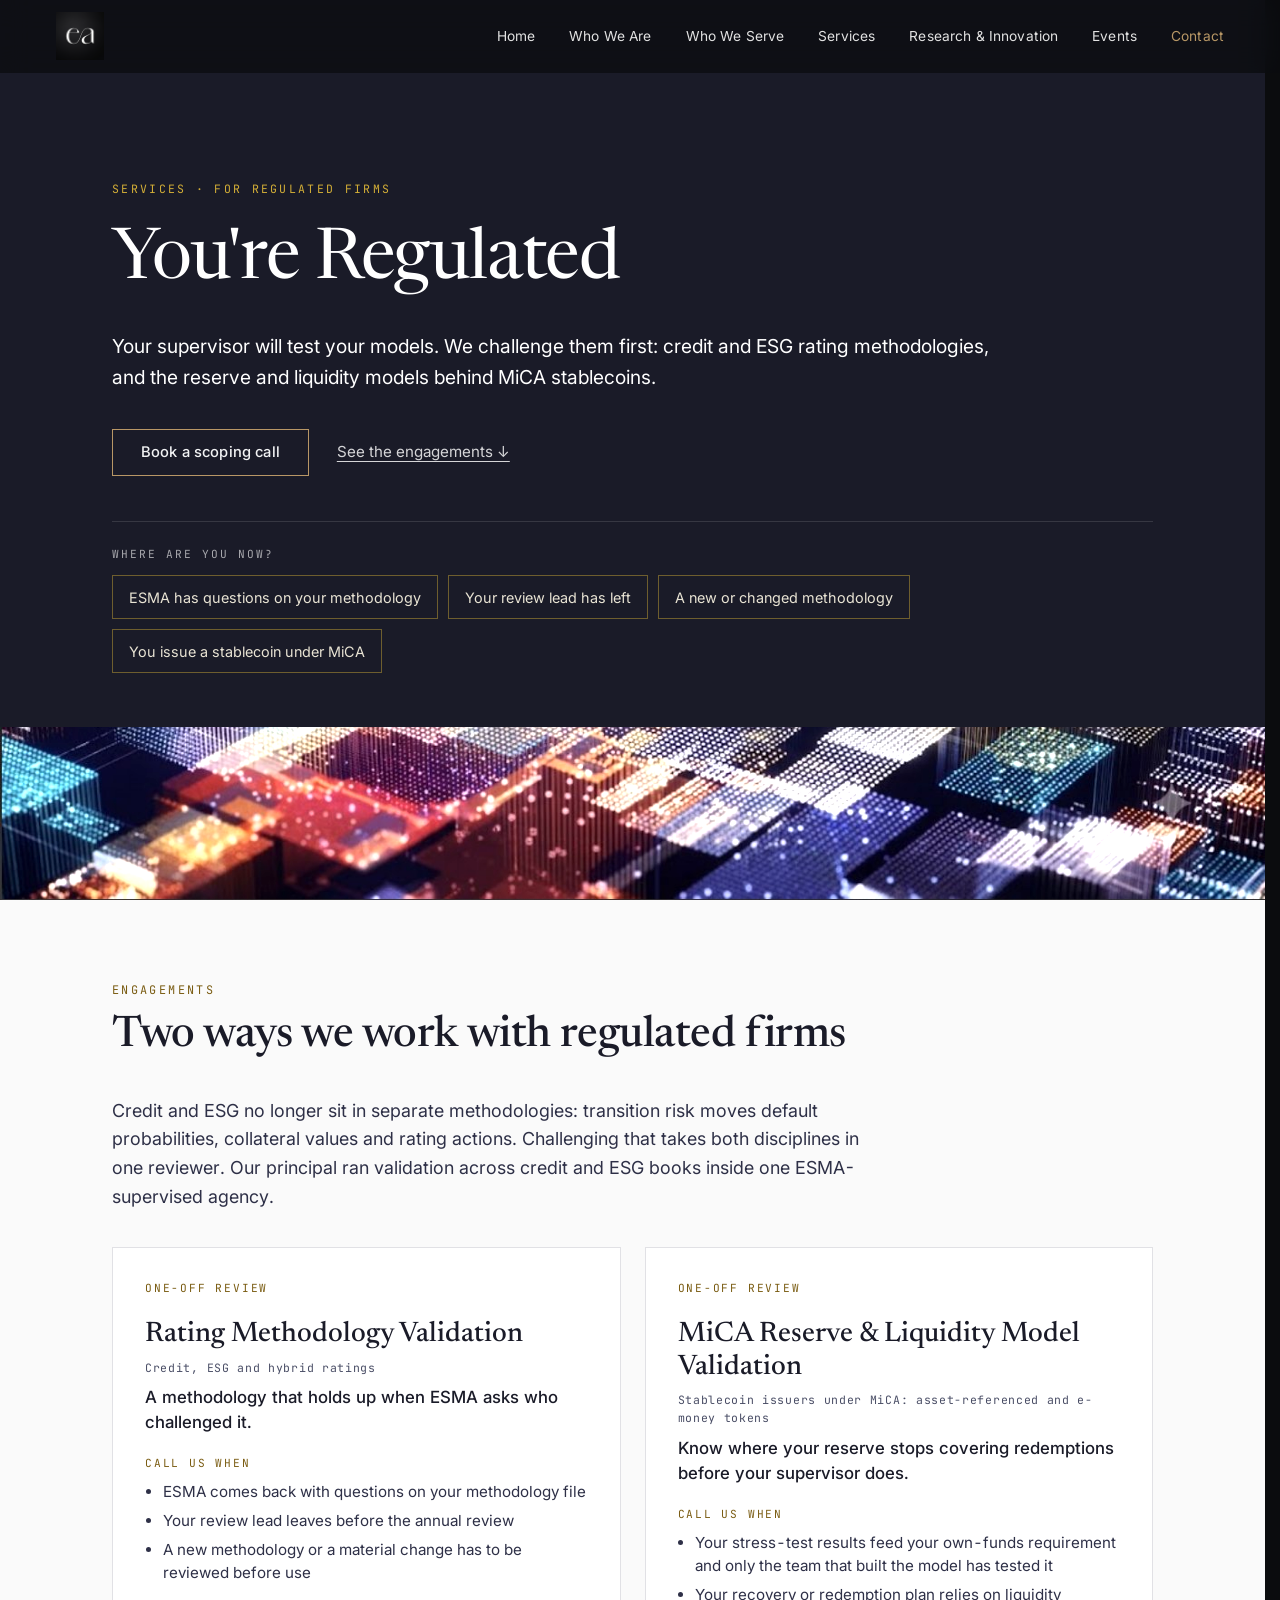
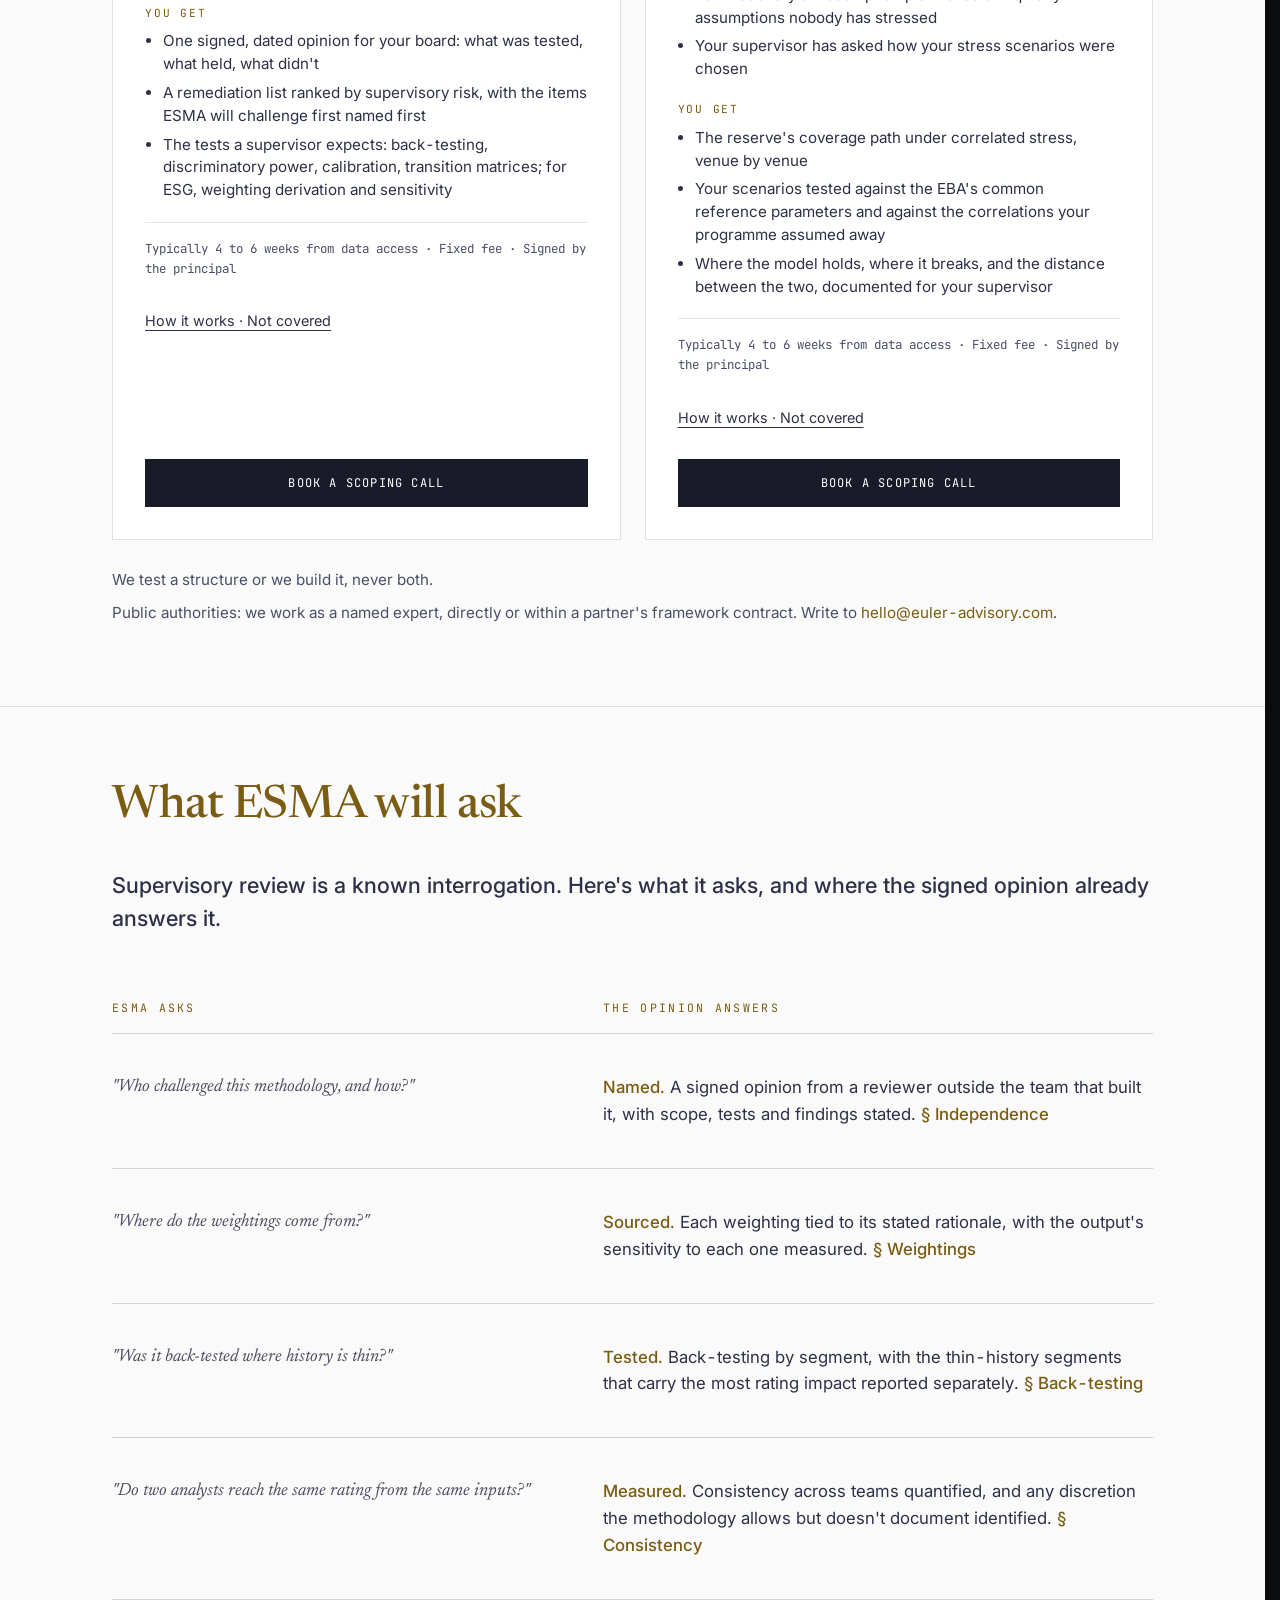
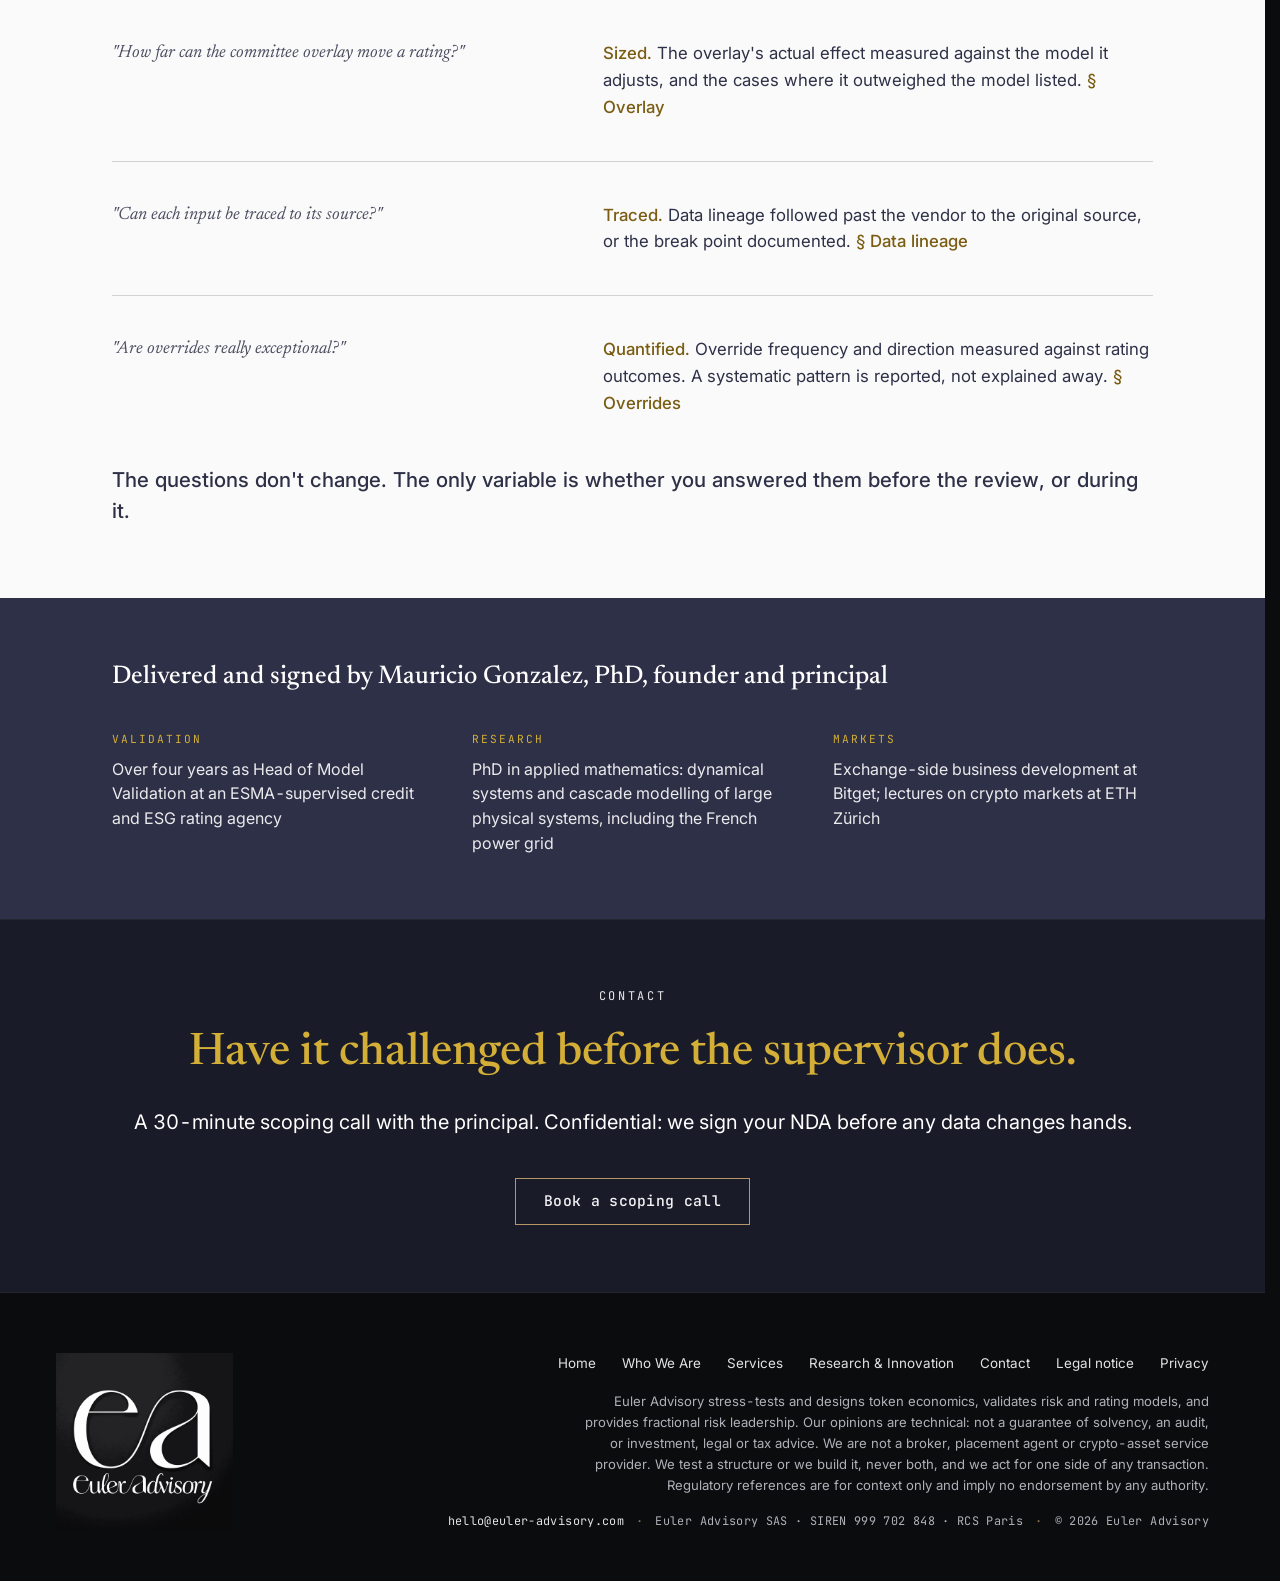
<file: regulatory-supervision.html>
<!DOCTYPE html>
<html lang="en">
<head>
<meta charset="UTF-8" />
<meta name="viewport" content="width=device-width, initial-scale=1.0" />
<title>Regulated Firms: Methodology &amp; MiCA Model Validation | Euler Advisory</title>
<meta name="description" content="Independent validation of credit and ESG rating methodologies and MiCA reserve models, by a former head of model validation at an ESMA-supervised agency." />
<meta name="robots" content="index, follow" />
<link rel="canonical" href="https://euler-advisory.com/regulatory-supervision.html" />
<meta property="og:type" content="website" />
<meta property="og:title" content="Regulated Firms: Methodology &amp; MiCA Model Validation | Euler Advisory" />
<meta property="og:description" content="Independent validation of credit and ESG rating methodologies and MiCA reserve models, by a former head of model validation at an ESMA-supervised agency." />
<meta property="og:url" content="https://euler-advisory.com/regulatory-supervision.html" />
<meta property="og:site_name" content="Euler Advisory" />
<meta property="og:image" content="https://euler-advisory.com/Images/og-card.jpg" />
<meta property="og:image:width" content="1200" />
<meta property="og:image:height" content="630" />
<meta property="og:image:alt" content="Euler Advisory monogram on a black textured surface" />
<meta property="og:locale" content="en_GB" />
<meta name="twitter:card" content="summary_large_image" />

<link rel="preconnect" href="https://fonts.googleapis.com" />
<link rel="preconnect" href="https://fonts.gstatic.com" crossorigin />
<link href="https://fonts.googleapis.com/css2?family=Newsreader:ital,opsz,wght@0,6..72,400;0,6..72,500;1,6..72,400&family=Inter:wght@400;500;600&family=JetBrains+Mono:wght@400;500&display=swap" rel="stylesheet" />
<link rel="icon" href="Images/Euler_Advisory_Logo_4black_broser-tab.png" type="image/png" />
<link rel="apple-touch-icon" href="Images/Euler_Advisory_Logo_4black_broser-tab.png" />
<link rel="stylesheet" href="styles.css" />
</head>
<body>

<!-- ============================ HEADER / NAV ============================ -->
<header class="site-header" id="top">
  <div class="container header-inner">
    <a class="brand" href="index.html" aria-label="Euler Advisory home">
      <img class="brand-logo" src="Images/Euler_Advisory_Logo_4black_broser-tab.png" alt="Euler Advisory" />
    </a>
    <nav class="site-nav" aria-label="Primary">
      <a href="index.html">Home</a>
      <div class="nav-item has-dropdown">
        <a href="about.html" aria-haspopup="true">Who We Are</a>
        <div class="nav-dropdown" role="menu">
          <a href="about.html#founder" role="menuitem">The Founder</a>
          <a href="about.html#euler-standard" role="menuitem">Our Standard</a>
          <a href="about.html#presence" role="menuitem">Institutional Presence</a>
        </div>
      </div>
      <a href="index.html#solutions">Who We Serve</a>
      <div class="nav-item has-dropdown">
        <a href="index.html#services" aria-haspopup="true">Services</a>
        <div class="nav-dropdown" role="menu">
          <a href="digital-asset-architecture.html" role="menuitem">You're Raising Capital</a>
          <a href="quantitative-due-diligence.html" role="menuitem">You're Allocating Capital</a>
          <a href="regulatory-supervision.html" class="is-active" role="menuitem">You're Regulated</a>
        </div>
      </div>
      <div class="nav-item has-dropdown">
        <a href="research.html" aria-haspopup="true">Research &amp; Innovation</a>
        <div class="nav-dropdown" role="menu">
          <a href="research.html#research-areas" role="menuitem">Research Areas</a>
          <a href="research.html#rd-commitment" role="menuitem">Institutional R&amp;D Commitment</a>
          <a href="research.html#pipeline" role="menuitem">Ongoing Research</a>
          <a href="research.html#engagements" role="menuitem">Workshops, Lectures and Talks</a>
        </div>
      </div>
      <a href="all-sessions.html">Events</a>
      <a href="contact.html" class="nav-cta">Contact</a>
    </nav>
    <button class="nav-toggle" aria-label="Open menu" aria-expanded="false" aria-controls="mobile-nav">
      <span></span><span></span><span></span>
    </button>
  </div>
  <nav class="mobile-nav" id="mobile-nav" aria-label="Mobile">
    <a href="index.html">Home</a>
    <a href="about.html">Who We Are</a>
    <a href="index.html#solutions">Who We Serve</a>
    <a href="index.html#services">Services</a>
    <a class="mobile-sub" href="digital-asset-architecture.html">You're Raising Capital</a>
    <a class="mobile-sub" href="quantitative-due-diligence.html">You're Allocating Capital</a>
    <a class="mobile-sub is-active" href="regulatory-supervision.html">You're Regulated</a>
    <a href="research.html">Research &amp; Innovation</a>
    <a href="all-sessions.html">Events</a>
    <a href="contact.html">Contact</a>
  </nav>
</header>

<main>

  <div class="daa-hero-wrap">
  <!-- ============================ HERO + ANCHOR NAV ============================ -->
  <section class="daa-hero">
    <div class="container">
      <p class="daa-eyebrow reveal">SERVICES · FOR REGULATED FIRMS</p>
      <h1 class="daa-title reveal">You're Regulated</h1>
      <p class="hero-sub reveal" style="font-size: clamp(1.1rem, 1.5vw, 1.3rem); line-height: 1.6; color: #FFFFFF; margin-top: 2rem; max-width: 900px;">Your supervisor will test your models. We challenge them first: credit and ESG rating methodologies, and the reserve and liquidity models behind MiCA stablecoins.</p>
      <div class="hero-cta-row reveal">
        <a class="btn btn-primary" href="contact.html?utm_source=website&amp;utm_content=regulated">Book a scoping call</a>
        <a class="hero-cta-link" href="#engagements">See the engagements ↓</a>
      </div>
      <div class="hero-chips reveal">
        <p class="hero-chips-label">Where are you now?</p>
        <div class="hero-chips-list">
          <a class="hero-chip" href="#methodology-validation">ESMA has questions on your methodology</a>
          <a class="hero-chip" href="#methodology-validation">Your review lead has left</a>
          <a class="hero-chip" href="#methodology-validation">A new or changed methodology</a>
          <a class="hero-chip" href="#reserve-validation">You issue a stablecoin under MiCA</a>
        </div>
      </div>
    </div>
  </section>

  <!-- ============================ FULL-BLEED BANNER IMAGE ============================ -->
  <div class="daa-banner">
    <img src="Images/Service1.jpg" alt="Systemic stress-testing banner" style="filter: brightness(1.18) contrast(1.04);" />
  </div>
  </div><!-- /.daa-hero-wrap -->

  <div class="daa-content">
  <!-- ============================ ENGAGEMENTS ============================ -->
  <section class="offers" id="engagements">
    <div class="container">
      <p class="offers-eyebrow">Engagements</p>
      <h2 class="offers-title">Two ways we work with regulated firms</h2>
      <p class="offers-intro">Credit and ESG no longer sit in separate methodologies: transition risk moves default probabilities, collateral values and rating actions. Challenging that takes both disciplines in one reviewer. Our principal ran validation across credit and ESG books inside one ESMA-supervised agency.</p>
      <div class="offer-grid offer-grid--two reveal">
        <article class="offer-card" id="methodology-validation">
          <p class="offer-type">One-off review</p>
          <div class="offer-head">
            <h3 class="offer-name">Rating Methodology Validation</h3>
            <p class="offer-for">Credit, ESG and hybrid ratings</p>
            <p class="offer-outcome">A methodology that holds up when ESMA asks who challenged it.</p>
          </div>
          <div class="offer-block">
            <p class="offer-label">Call us when</p>
            <ul class="offer-list">
              <li>ESMA comes back with questions on your methodology file</li>
              <li>Your review lead leaves before the annual review</li>
              <li>A new methodology or a material change has to be reviewed before use</li>
            </ul>
          </div>
          <div class="offer-block">
            <p class="offer-label">You get</p>
            <ul class="offer-list">
              <li>One signed, dated opinion for your board: what was tested, what held, what didn't</li>
              <li>A remediation list ranked by supervisory risk, with the items ESMA will challenge first named first</li>
              <li>The tests a supervisor expects: back-testing, discriminatory power, calibration, transition matrices; for ESG, weighting derivation and sensitivity</li>
            </ul>
          </div>
          <p class="offer-facts">Typically 4 to 6 weeks from data access · Fixed fee · Signed by the principal</p>
          <details class="offer-more">
            <summary>How it works · Not covered</summary>
            <p><strong>How it works.</strong> We reconstruct the methodology independently of your documentation, test it, and sign the opinion. Also available as an annual engagement supporting your periodic review.</p>
            <p><strong>Not covered.</strong> Writing or rewriting the methodology, your application, correspondence with ESMA, implementing the remediation.</p>
          </details>
          <a class="offer-cta" href="contact.html?utm_source=website&amp;utm_content=methodology-validation">Book a scoping call</a>
        </article>
        <article class="offer-card" id="reserve-validation">
          <p class="offer-type">One-off review</p>
          <div class="offer-head">
            <h3 class="offer-name">MiCA Reserve &amp; Liquidity Model Validation</h3>
            <p class="offer-for">Stablecoin issuers under MiCA: asset-referenced and e-money tokens</p>
            <p class="offer-outcome">Know where your reserve stops covering redemptions before your supervisor does.</p>
          </div>
          <div class="offer-block">
            <p class="offer-label">Call us when</p>
            <ul class="offer-list">
              <li>Your stress-test results feed your own-funds requirement and only the team that built the model has tested it</li>
              <li>Your recovery or redemption plan relies on liquidity assumptions nobody has stressed</li>
              <li>Your supervisor has asked how your stress scenarios were chosen</li>
            </ul>
          </div>
          <div class="offer-block">
            <p class="offer-label">You get</p>
            <ul class="offer-list">
              <li>The reserve's coverage path under correlated stress, venue by venue</li>
              <li>Your scenarios tested against the EBA's common reference parameters and against the correlations your programme assumed away</li>
              <li>Where the model holds, where it breaks, and the distance between the two, documented for your supervisor</li>
            </ul>
          </div>
          <p class="offer-facts">Typically 4 to 6 weeks from data access · Fixed fee · Signed by the principal</p>
          <details class="offer-more">
            <summary>How it works · Not covered</summary>
            <p><strong>How it works.</strong> We rebuild the reserve and redemption logic and stress it as one coupled system. MiCA doesn't require this review to be external; the model it covers helps set your capital requirement.</p>
            <p><strong>Not covered.</strong> Building the model you hire us to test, your white paper or authorisation file, reserve-asset selection, correspondence with your supervisor.</p>
          </details>
          <a class="offer-cta" href="contact.html?utm_source=website&amp;utm_content=reserve-validation">Book a scoping call</a>
        </article>
      </div>
      <p class="offers-rule">We test a structure or we build it, never both.</p>
      <p class="offers-note">Public authorities: we work as a named expert, directly or within a partner's framework contract. Write to <a href="mailto:hello@euler-advisory.com">hello@euler-advisory.com</a>.</p>
    </div>
  </section>

  <!-- ============================ MATRIX: WHAT ESMA WILL ASK ============================ -->

  <section class="daa-section diligence-matrix" id="comparison-matrix" style="scroll-margin-top: 110px;">
    <div class="container daa-grid">
      <h2 class="daa-sec-title reveal">What ESMA will ask</h2>
      <p class="daa-macro reveal" style="font-size: clamp(1.2rem, 1.7vw, 1.6rem); margin-bottom: 4rem; max-width: none;">Supervisory review is a known interrogation. Here's what it asks, and where the signed opinion already answers it.</p>

      <div class="matrix-grid reveal">
        <div class="matrix-header">
          <div class="matrix-head-cell">ESMA ASKS</div>
          <div class="matrix-head-cell">THE OPINION ANSWERS</div>
        </div>
        <div class="matrix-row" style="border-top: 0;">
          <div class="matrix-left">"Who challenged this methodology, and how?"</div>
          <div class="matrix-right"><span style="color: #7A5C12; font-weight: 500;">Named.</span> A signed opinion from a reviewer outside the team that built it, with scope, tests and findings stated. <span style="color: #7A5C12; font-weight: 500;">§ Independence</span></div>
        </div>
        <div class="matrix-row">
          <div class="matrix-left">"Where do the weightings come from?"</div>
          <div class="matrix-right"><span style="color: #7A5C12; font-weight: 500;">Sourced.</span> Each weighting tied to its stated rationale, with the output's sensitivity to each one measured. <span style="color: #7A5C12; font-weight: 500;">§ Weightings</span></div>
        </div>
        <div class="matrix-row">
          <div class="matrix-left">"Was it back-tested where history is thin?"</div>
          <div class="matrix-right"><span style="color: #7A5C12; font-weight: 500;">Tested.</span> Back-testing by segment, with the thin-history segments that carry the most rating impact reported separately. <span style="color: #7A5C12; font-weight: 500;">§ Back-testing</span></div>
        </div>
        <div class="matrix-row">
          <div class="matrix-left">"Do two analysts reach the same rating from the same inputs?"</div>
          <div class="matrix-right"><span style="color: #7A5C12; font-weight: 500;">Measured.</span> Consistency across teams quantified, and any discretion the methodology allows but doesn't document identified. <span style="color: #7A5C12; font-weight: 500;">§ Consistency</span></div>
        </div>
        <div class="matrix-row">
          <div class="matrix-left">"How far can the committee overlay move a rating?"</div>
          <div class="matrix-right"><span style="color: #7A5C12; font-weight: 500;">Sized.</span> The overlay's actual effect measured against the model it adjusts, and the cases where it outweighed the model listed. <span style="color: #7A5C12; font-weight: 500;">§ Overlay</span></div>
        </div>
        <div class="matrix-row">
          <div class="matrix-left">"Can each input be traced to its source?"</div>
          <div class="matrix-right"><span style="color: #7A5C12; font-weight: 500;">Traced.</span> Data lineage followed past the vendor to the original source, or the break point documented. <span style="color: #7A5C12; font-weight: 500;">§ Data lineage</span></div>
        </div>
        <div class="matrix-row">
          <div class="matrix-left">"Are overrides really exceptional?"</div>
          <div class="matrix-right"><span style="color: #7A5C12; font-weight: 500;">Quantified.</span> Override frequency and direction measured against rating outcomes. A systematic pattern is reported, not explained away. <span style="color: #7A5C12; font-weight: 500;">§ Overrides</span></div>
        </div>
      </div>

      <div class="matrix-closing reveal">
        <p>The questions don't change. The only variable is whether you answered them before the review, or during it.</p>
      </div>
    </div>
  </section>

  <!-- ============================ PRINCIPAL ============================ -->
  <section class="principal-strip" aria-label="Who does the work">
    <div class="container">
      <p class="principal-name">Delivered and signed by Mauricio Gonzalez, PhD, founder and principal</p>
      <div class="principal-grid">
        <div>
          <p class="principal-label">Validation</p>
          <p class="principal-text">Over four years as Head of Model Validation at an ESMA-supervised credit and ESG rating agency</p>
        </div>
        <div>
          <p class="principal-label">Research</p>
          <p class="principal-text">PhD in applied mathematics: dynamical systems and cascade modelling of large physical systems, including the French power grid</p>
        </div>
        <div>
          <p class="principal-label">Markets</p>
          <p class="principal-text">Exchange-side business development at Bitget; lectures on crypto markets at ETH Zürich</p>
        </div>
      </div>
    </div>
  </section>

  <!-- ============================ CTA ============================ -->
  <section class="section contact contact--service" id="contact">
    <div class="contact-surface" aria-hidden="true"></div>
    <div class="container contact-inner">
      <p class="section-kicker reveal" style="text-align:center;">Contact</p>
      <h2 class="contact-title reveal">Have it challenged before the supervisor does.</h2>
      <p class="contact-lede reveal">A 30-minute scoping call with the principal. Confidential: we sign your NDA before any data changes hands.</p>
      <a href="contact.html?utm_source=website&amp;utm_content=regulated" class="btn btn-primary contact-btn reveal">Book a scoping call</a>
    </div>
  </section>
  </div><!-- /.daa-content -->

</main>

<!-- ============================ FOOTER ============================ -->
<footer class="site-footer">
  <div class="container footer-inner">
    <div class="footer-logo">
      <img class="footer-logo-img" src="Images/Euler_Advisory_Logo_4black.png" alt="Euler Advisory" loading="lazy" decoding="async" />
    </div>
    <div class="footer-text">
      <nav class="footer-nav" aria-label="Footer">
        <a href="index.html">Home</a>
        <a href="about.html">Who We Are</a>
        <a href="index.html#services">Services</a>
        <a href="research.html">Research &amp; Innovation</a>
        <a href="contact.html">Contact</a>
        <a href="legal-notice.html">Legal notice</a>
        <a href="privacy.html">Privacy</a>
      </nav>
      <p class="footer-statement">
        Euler Advisory stress-tests and designs token economics, validates risk and rating models, and provides fractional risk leadership. Our opinions are technical: not a guarantee of solvency, an audit, or investment, legal or tax advice. We are not a broker, placement agent or crypto-asset service provider. We test a structure or we build it, never both, and we act for one side of any transaction. Regulatory references are for context only and imply no endorsement by any authority.
      </p>
      <p class="footer-meta">
        <a href="mailto:hello@euler-advisory.com">hello@euler-advisory.com</a>
        <span class="dot">·</span><span>Euler Advisory SAS · SIREN 999 702 848 · RCS Paris</span>
        <span class="dot">·</span><span>© 2026 Euler Advisory</span>
      </p>
    </div>
  </div>
</footer>

<script src="script.js"></script>
</body>
</html>
</file>
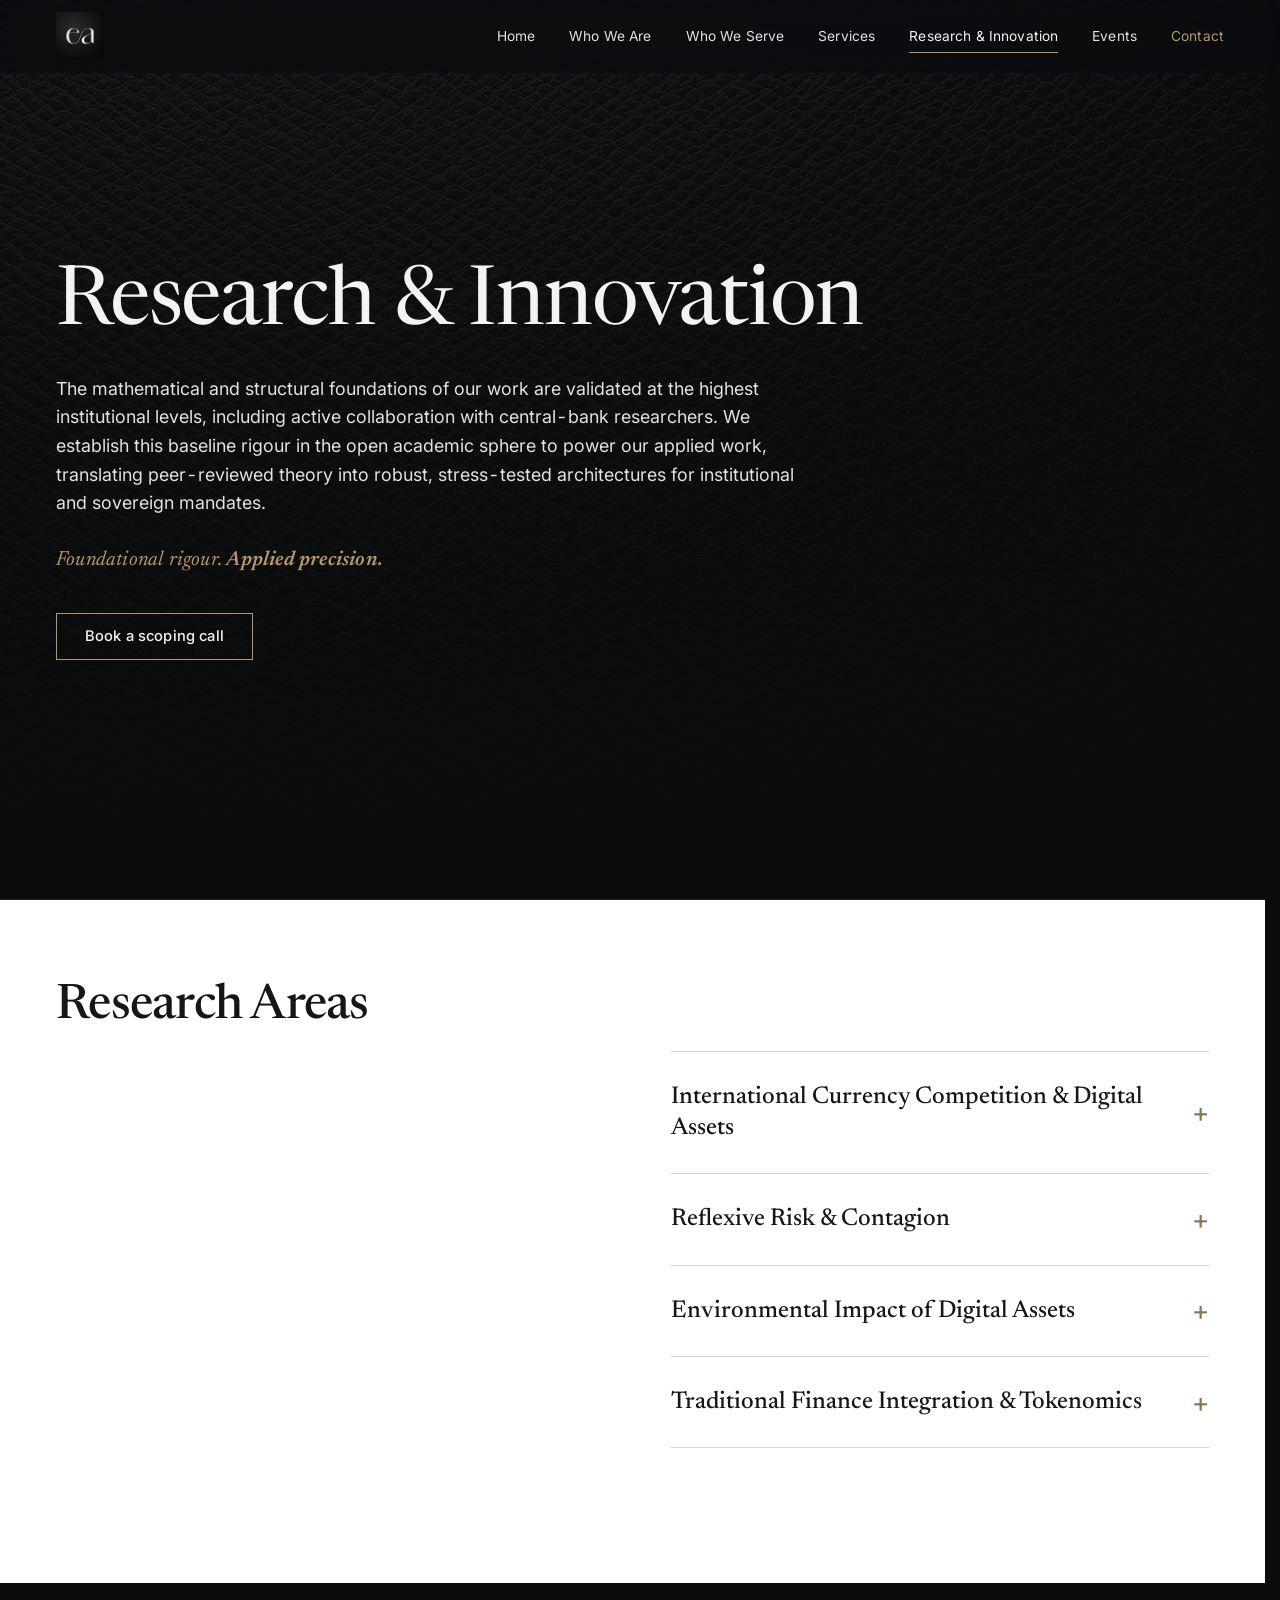
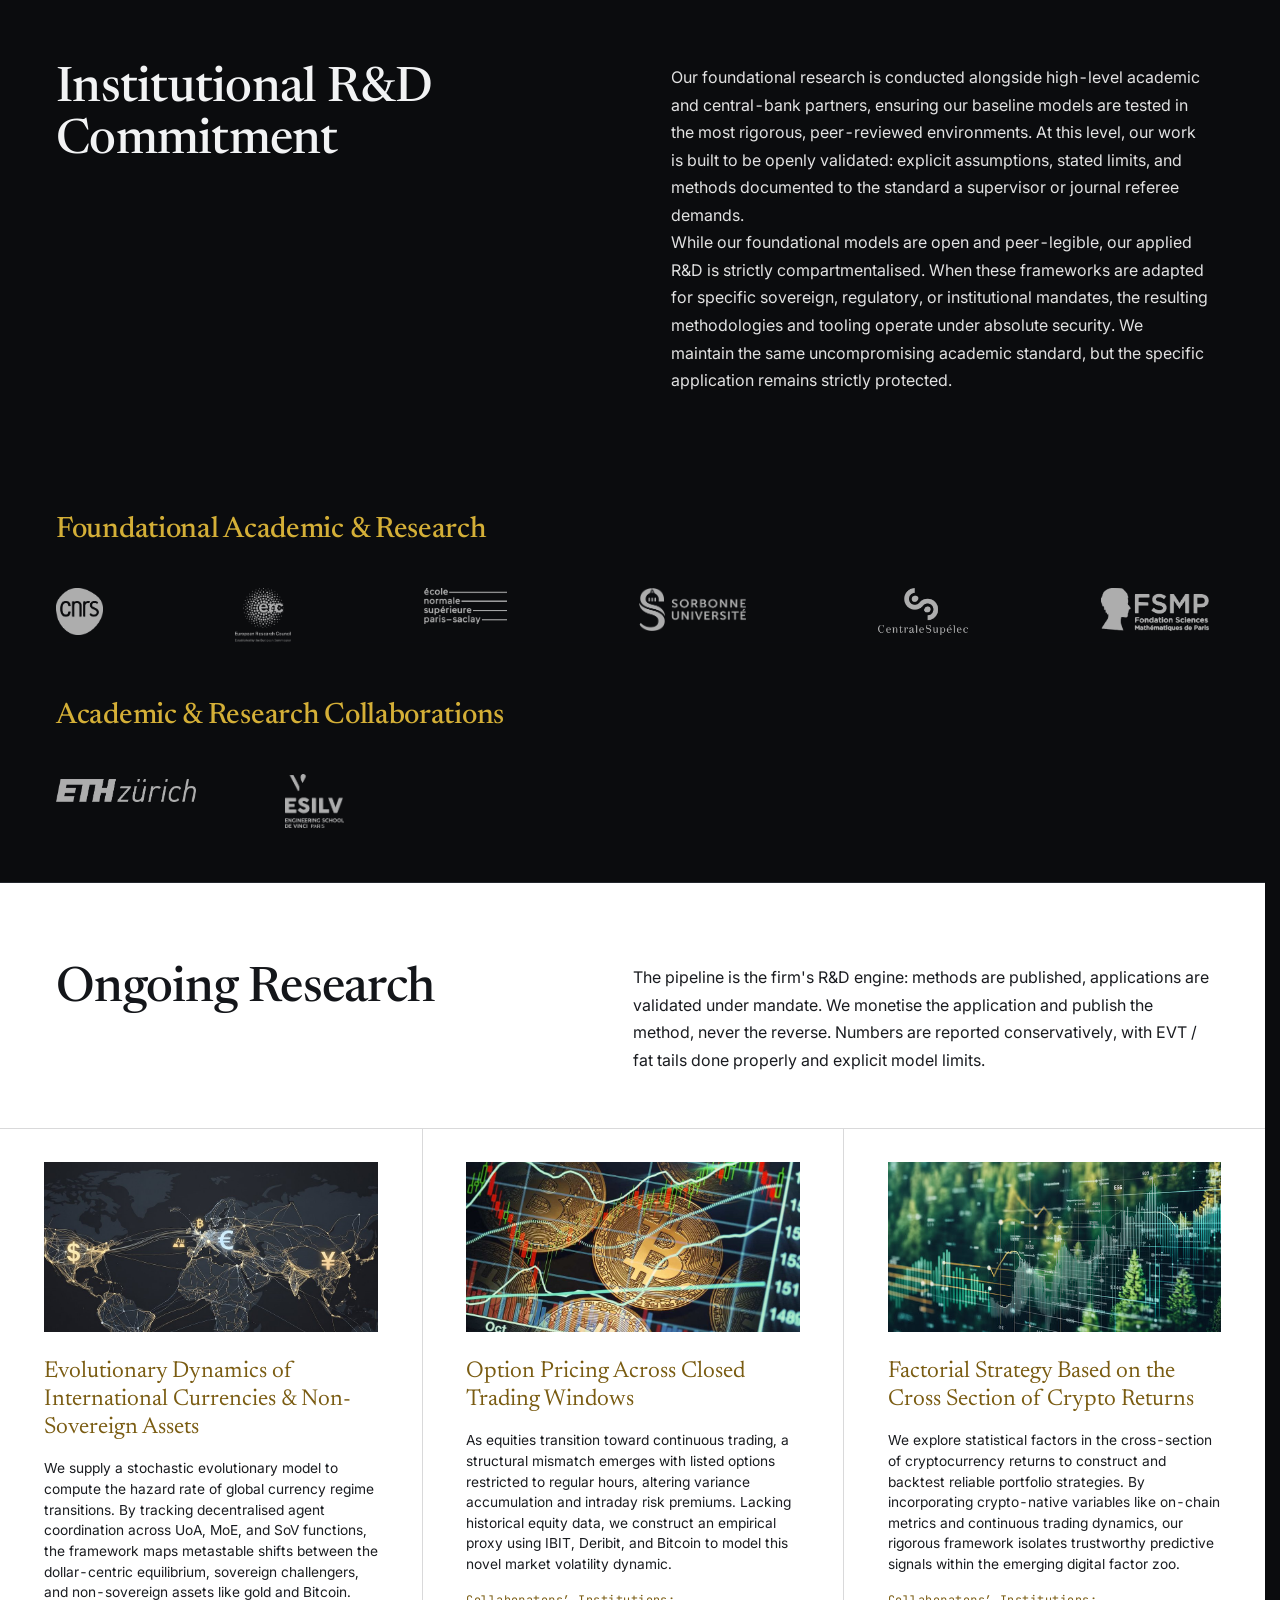
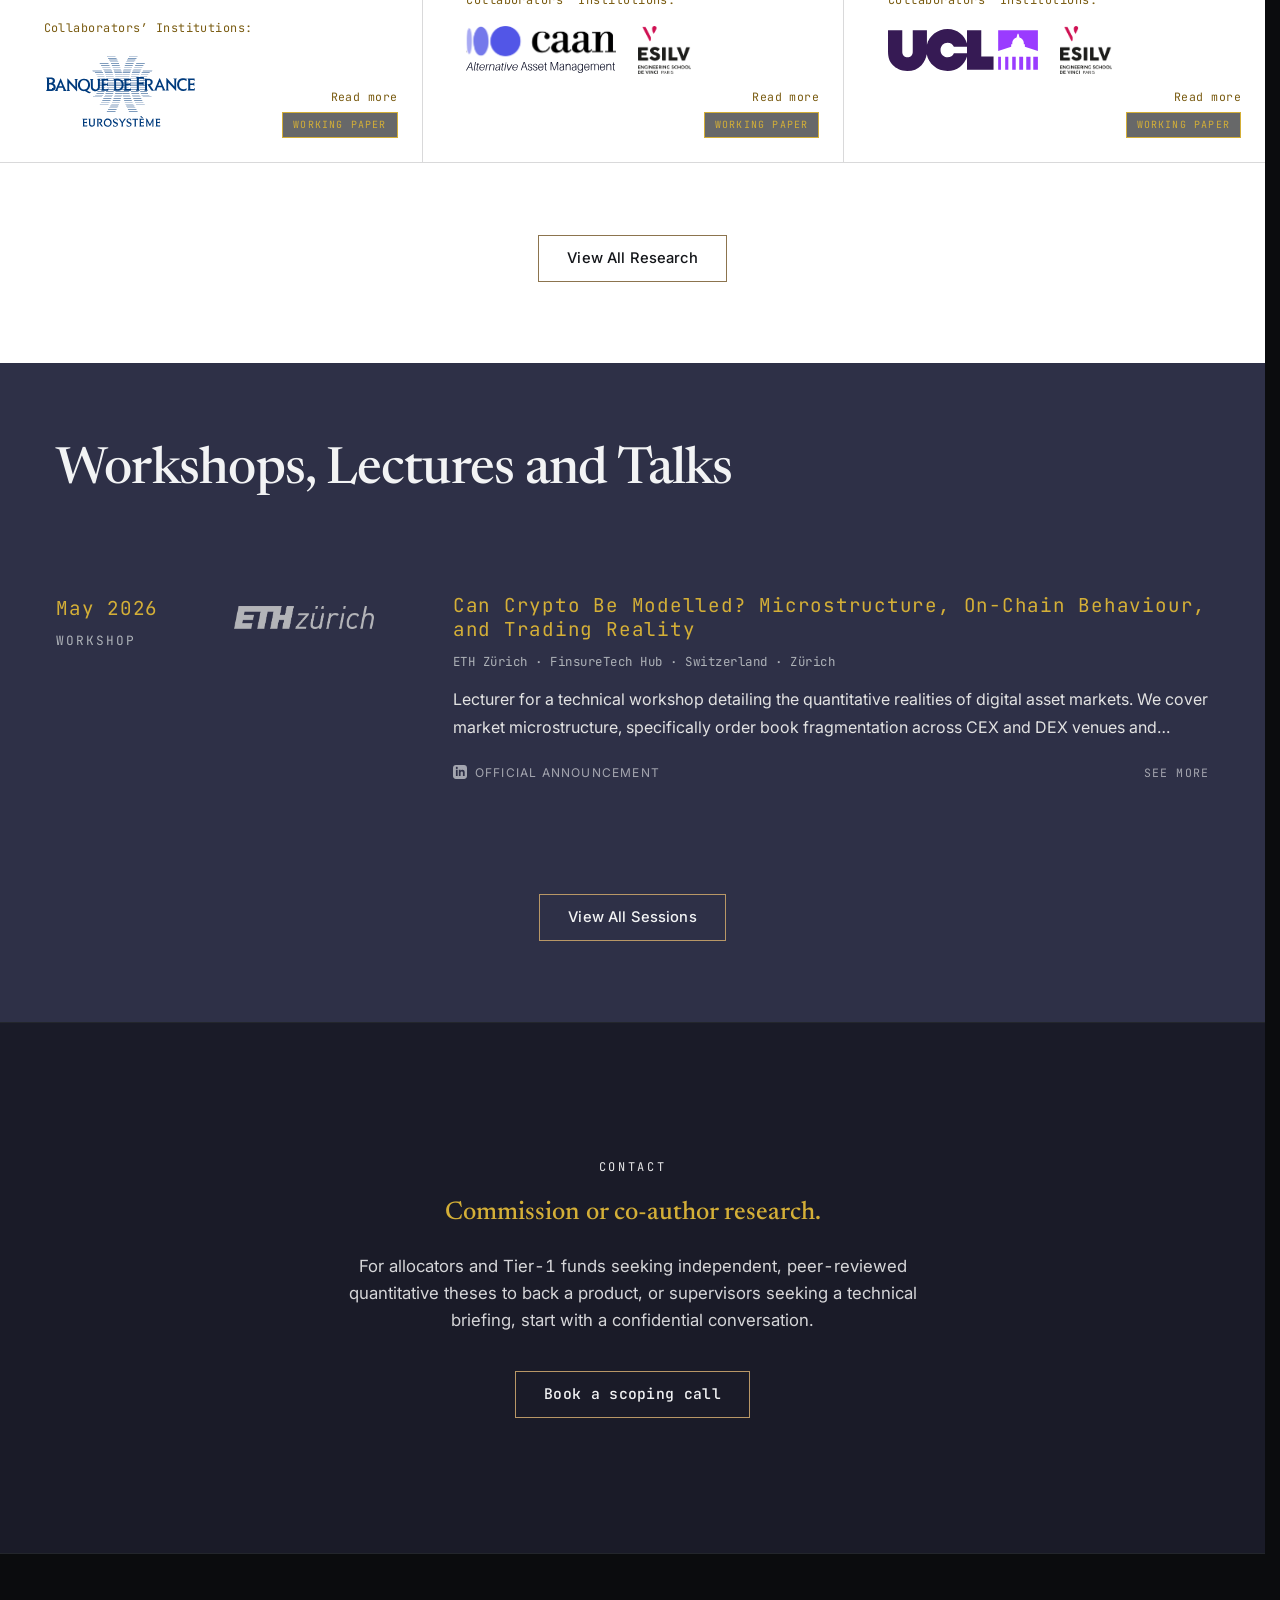
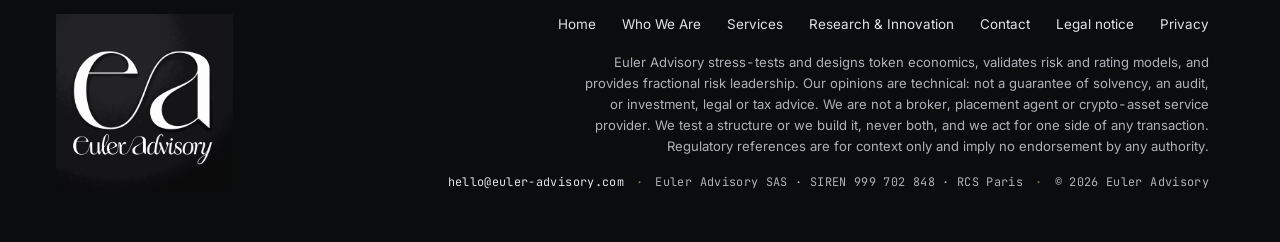
<file: research.html>
<!DOCTYPE html>
<html lang="en">
<head>
<meta charset="UTF-8" />
<meta name="viewport" content="width=device-width, initial-scale=1.0" />
<title>Research &amp; Innovation | Euler Advisory</title>
<meta name="description" content="Academic engagements and the live research pipeline at Euler Advisory: reflexive cascading failures, power-systems contagion in digital-asset liquidity, and grid × energy × credit fusion. Method, not marketing." />
<meta name="robots" content="index, follow" />
<link rel="canonical" href="https://euler-advisory.com/research.html" />
<meta property="og:type" content="website" />
<meta property="og:title" content="Research & Innovation | Euler Advisory" />
<meta property="og:description" content="Academic engagements and the live research pipeline at Euler Advisory." />
<meta property="og:url" content="https://euler-advisory.com/research.html" />
<meta property="og:site_name" content="Euler Advisory" />
<meta property="og:image" content="https://euler-advisory.com/Images/og-card.jpg" />
<meta property="og:image:width" content="1200" />
<meta property="og:image:height" content="630" />
<meta property="og:image:alt" content="Euler Advisory monogram on a black textured surface" />
<meta property="og:locale" content="en_GB" />
<meta name="twitter:card" content="summary_large_image" />

<link rel="preconnect" href="https://fonts.googleapis.com" />
<link rel="preconnect" href="https://fonts.gstatic.com" crossorigin />
<link href="https://fonts.googleapis.com/css2?family=Newsreader:ital,opsz,wght@0,6..72,400;0,6..72,500;1,6..72,400&family=Inter:wght@400;500;600&family=JetBrains+Mono:wght@400;500&display=swap" rel="stylesheet" />
<link rel="icon" href="Images/Euler_Advisory_Logo_4black_broser-tab.png" type="image/png" />
<link rel="apple-touch-icon" href="Images/Euler_Advisory_Logo_4black_broser-tab.png" />
<link rel="stylesheet" href="styles.css" />
</head>
<body>

<!-- ============================ HEADER / NAV ============================ -->
<header class="site-header" id="top">
  <div class="container header-inner">
    <a class="brand" href="index.html" aria-label="Euler Advisory home">
      <img class="brand-logo" src="Images/Euler_Advisory_Logo_4black_broser-tab.png" alt="Euler Advisory" />
    </a>
    <nav class="site-nav" aria-label="Primary">
      <a href="index.html">Home</a>
      <div class="nav-item has-dropdown">
        <a href="about.html" aria-haspopup="true">Who We Are</a>
        <div class="nav-dropdown" role="menu">
          <a href="about.html#founder" role="menuitem">The Founder</a>
          <a href="about.html#euler-standard" role="menuitem">Our Standard</a>
          <a href="about.html#presence" role="menuitem">Institutional Presence</a>
        </div>
      </div>
      <a href="index.html#solutions">Who We Serve</a>
      <div class="nav-item has-dropdown">
        <a href="index.html#services" aria-haspopup="true">Services</a>
        <div class="nav-dropdown" role="menu">
          <a href="digital-asset-architecture.html" role="menuitem">You're Raising Capital</a>
          <a href="quantitative-due-diligence.html" role="menuitem">You're Allocating Capital</a>
          <a href="regulatory-supervision.html" role="menuitem">You're Regulated</a>
        </div>
      </div>
      <div class="nav-item has-dropdown">
        <a href="research.html" class="is-active" aria-haspopup="true">Research &amp; Innovation</a>
        <div class="nav-dropdown" role="menu">
          <a href="research.html#research-areas" role="menuitem">Research Areas</a>
          <a href="research.html#rd-commitment" role="menuitem">Institutional R&amp;D Commitment</a>
          <a href="research.html#pipeline" role="menuitem">Ongoing Research</a>
          <a href="research.html#engagements" role="menuitem">Workshops, Lectures and Talks</a>
        </div>
      </div>
      <a href="all-sessions.html">Events</a>
      <a href="contact.html" class="nav-cta">Contact</a>
    </nav>
    <button class="nav-toggle" aria-label="Open menu" aria-expanded="false" aria-controls="mobile-nav">
      <span></span><span></span><span></span>
    </button>
  </div>
  <nav class="mobile-nav" id="mobile-nav" aria-label="Mobile">
    <a href="index.html">Home</a>
    <a href="about.html">Who We Are</a>
    <a class="mobile-sub" href="about.html#founder">The Founder</a>
    <a class="mobile-sub" href="about.html#euler-standard">Our Standard</a>
    <a class="mobile-sub" href="about.html#presence">Institutional Presence</a>
    <a href="index.html#solutions">Who We Serve</a>
    <a href="index.html#services">Services</a>
    <a class="mobile-sub" href="digital-asset-architecture.html">You're Raising Capital</a>
    <a class="mobile-sub" href="quantitative-due-diligence.html">You're Allocating Capital</a>
    <a class="mobile-sub" href="regulatory-supervision.html">You're Regulated</a>
    <a href="research.html">Research &amp; Innovation</a>
    <a class="mobile-sub" href="research.html#research-areas">Research Areas</a>
    <a class="mobile-sub" href="research.html#rd-commitment">Institutional R&amp;D Commitment</a>
    <a class="mobile-sub" href="research.html#pipeline">Ongoing Research</a>
    <a class="mobile-sub" href="research.html#engagements">Workshops, Lectures and Talks</a>
    <a href="all-sessions.html">Events</a>
    <a href="contact.html">Contact</a>
  </nav>
</header>

<main>

  <!-- ============================ PAGE HERO ============================ -->
  <section class="page-hero page-hero--xl">
    <div class="page-hero-surface" aria-hidden="true"></div>
    <div class="container">
      <h1 class="reveal">Research &amp; Innovation</h1>
      <p class="page-sub reveal">The mathematical and structural foundations of our work are validated at the highest institutional levels, including active collaboration with central-bank researchers. We establish this baseline rigour in the open academic sphere to power our applied work, translating peer-reviewed theory into robust, stress-tested architectures for institutional and sovereign mandates.</p>
      <p class="hero-slogan reveal">Foundational rigour. <strong>Applied precision.</strong></p>
      <div class="hero-actions reveal"><a href="contact.html" class="btn btn-primary">Book a scoping call</a></div>
    </div>
  </section>

  <!-- ============================ SECTION 1: RESEARCH AREAS ============================ -->
  <section class="section" id="research-areas">
    <!-- Asymmetric split: header left, interactive accordion right -->
    <div class="container">
      <div class="ra-split reveal">

        <!-- Left column: section header -->
        <div class="ra-head">
          <h2 class="section-title">Research Areas</h2>
        </div>

        <!-- Right column: accordion -->
        <div class="ra-accordion">
          <div class="ra-item">
            <button class="ra-row" type="button" aria-expanded="false">
              <span class="ra-title">International Currency Competition &amp; Digital Assets</span>
              <span class="ra-icon" aria-hidden="true">+</span>
            </button>
            <div class="ra-panel"><p>How do sovereign currencies compete when a non-sovereign digital asset enters the reserve landscape? In collaboration with central-bank researchers, we extend established currency-competition models to digital reserves, informing our sovereign and regulatory advisory.</p></div>
          </div>

          <div class="ra-item">
            <button class="ra-row" type="button" aria-expanded="false">
              <span class="ra-title">Reflexive Risk &amp; Contagion</span>
              <span class="ra-icon" aria-hidden="true">+</span>
            </button>
            <div class="ra-panel"><p>Standard risk models assume positions fail independently. We model collateral, liquidity, and redemption as a coupled system to map second-order cascades. This proprietary contagion modelling forms the mathematical engine behind our protocol teardowns and issuer stress tests.</p></div>
          </div>

          <div class="ra-item">
            <button class="ra-row" type="button" aria-expanded="false">
              <span class="ra-title">Environmental Impact of Digital Assets</span>
              <span class="ra-icon" aria-hidden="true">+</span>
            </button>
            <div class="ra-panel"><p>We quantify the energy footprint, grid-emission dynamics, and environmental externalities of digital-asset networks and underlying compute infrastructure, translating physical-systems data into defensible credit and capital metrics.</p></div>
          </div>

          <div class="ra-item">
            <button class="ra-row" type="button" aria-expanded="false">
              <span class="ra-title">Traditional Finance Integration &amp; Tokenomics</span>
              <span class="ra-icon" aria-hidden="true">+</span>
            </button>
            <div class="ra-panel"><p>Bridging traditional financial architecture with distributed ledger technology. We research the mathematical and structural limits of Real World Asset (RWA) tokenisation, ensuring traditional capital frameworks hold up under on-chain execution.</p></div>
          </div>
        </div>

      </div>
    </div>
  </section>

  <!-- ============================ SECTION 2: INSTITUTIONAL R&D COMMITMENT ============================ -->
  <section class="section" id="rd-commitment">
    <div class="container">
      <div class="rd-split reveal">
        <div class="rd-head">
          <h2 class="section-title">Institutional R&amp;D Commitment</h2>
        </div>
        <div class="rd-body">
          <p class="rd-intro">Our foundational research is conducted alongside high-level academic and central-bank partners, ensuring our baseline models are tested in the most rigorous, peer-reviewed environments. At this level, our work is built to be openly validated: explicit assumptions, stated limits, and methods documented to the standard a supervisor or journal referee demands.</p>
          <p class="rd-outro">While our foundational models are open and peer-legible, our applied R&amp;D is strictly compartmentalised. When these frameworks are adapted for specific sovereign, regulatory, or institutional mandates, the resulting methodologies and tooling operate under absolute security. We maintain the same uncompromising academic standard, but the specific application remains strictly protected.</p>
        </div>
      </div>

      <!-- Academic trust-signals imported from the Homepage 'Ecosystem & Foundations' block -->
      <div class="rd-logos">

        <!-- Row 1: Foundational Academic & Research -->
        <div class="logo-strip-block reveal">
          <p class="logo-strip-overline">Foundational Academic &amp; Research</p>
          <div class="logo-strip">
            <span class="logo-strip-item" data-fallback="CNRS"><a href="https://lsv.ens-paris-saclay.fr/People/anciens-doctorants" target="_blank" rel="noopener noreferrer" aria-label="CNRS"><img src="Logos/CNRS.png" alt="CNRS" loading="lazy" /></a></span>
            <span class="logo-strip-item" data-fallback="ERC"><a href="https://cordis.europa.eu/project/id/308087/results" target="_blank" rel="noopener noreferrer" aria-label="European Research Council (ERC)"><img src="Logos/ERC.png" alt="European Research Council (ERC)" loading="lazy" /></a></span>
            <span class="logo-strip-item" data-fallback="ENS"><a href="https://lsv.ens-paris-saclay.fr/People/anciens-doctorants" target="_blank" rel="noopener noreferrer" aria-label="ENS, École Normale Supérieure"><img src="Logos/ENS.png" alt="ENS, École Normale Supérieure" loading="lazy" /></a></span>
            <span class="logo-strip-item" data-fallback="Sorbonne"><img src="Logos/Sorbonne.png" alt="Sorbonne Université" loading="lazy" /></span>
            <span class="logo-strip-item" data-fallback="CentraleSupélec"><a href="https://rtechair.fr/equipe/" target="_blank" rel="noopener noreferrer" aria-label="CentraleSupélec"><img src="Logos/CentraleSupelec.png" alt="CentraleSupélec" loading="lazy" /></a></span>
            <span class="logo-strip-item" data-fallback="FSMP"><a href="https://sciencesmaths-paris.fr/pgsm-master" target="_blank" rel="noopener noreferrer" aria-label="FSMP"><img src="./Logos/fsmp.png" alt="FSMP" loading="lazy" /></a></span>
          </div>
        </div>

        <!-- Row 2: Academic & Research Collaborations (flush-left) -->
        <div class="logo-strip-block reveal">
          <p class="logo-strip-overline">Academic &amp; Research Collaborations</p>
          <div class="logo-strip logo-strip--left">
            <span class="logo-strip-item" data-fallback="ETH Zürich"><a href="https://finsuretech.ethz.ch/career.html" target="_blank" rel="noopener noreferrer" aria-label="ETH Zürich"><img src="Logos/ETH%20Zurich.png" alt="ETH Zürich" loading="lazy" /></a></span>
            <span class="logo-strip-item" data-fallback="ESILV"><a href="https://www.esilv.fr/" target="_blank" rel="noopener noreferrer" aria-label="ESILV"><img src="Logos/ESILV.png" alt="ESILV" loading="lazy" /></a></span>
          </div>
        </div>

      </div>
    </div>
  </section>

  <!-- ============================ SECTION 3: RESEARCH PIPELINE ============================ -->
  <section class="section" id="pipeline" style="border-top: 1px solid var(--c-line);">
    <!-- Header: Ecosystem-style left title / right intro -->
    <div class="container">
      <div class="pedigree-head reveal">
        <h2 class="section-title">Ongoing Research</h2>
        <p class="pedigree-intro">
          The pipeline is the firm's R&amp;D engine: methods are published, applications are validated under mandate.
          We monetise the application and publish the method, never the reverse. Numbers are reported conservatively,
          with EVT / fat tails done properly and explicit model limits.
        </p>
      </div>
    </div>

    <!-- Cards: 3-Pillar full-bleed edge-to-edge 3-column grid -->
    <div class="fb-grid fb-grid--3 reveal">
      <article class="fb-col">
        <span class="pl-badge">Working paper</span>
        <a href="#" class="pl-readmore">Read more</a>
        <img class="pl-cover" src="Images/Paper1.jpg" alt="" loading="lazy" />
        <h3 class="fb-title">Evolutionary Dynamics of International Currencies &amp; Non-Sovereign Assets</h3>
        <p class="fb-text">We supply a stochastic evolutionary model to compute the hazard rate of global currency regime transitions. By tracking decentralised agent coordination across UoA, MoE, and SoV functions, the framework maps metastable shifts between the dollar-centric equilibrium, sovereign challengers, and non-sovereign assets like gold and Bitcoin.</p>
        <div class="pl-collab">
          <p class="pl-collab-label">Collaborators’ Institutions:</p>
          <div class="pl-collab-logos">
            <img class="bdf-logo" src="./Logos/Banque_de_France.svg" alt="Banque de France" loading="lazy" />
          </div>
        </div>
      </article>
      <article class="fb-col">
        <span class="pl-badge">Working paper</span>
        <a href="#" class="pl-readmore">Read more</a>
        <img class="pl-cover" src="Images/Paper2.jpg" alt="" loading="lazy" />
        <h3 class="fb-title">Option Pricing Across Closed Trading Windows</h3>
        <p class="fb-text">As equities transition toward continuous trading, a structural mismatch emerges with listed options restricted to regular hours, altering variance accumulation and intraday risk premiums. Lacking historical equity data, we construct an empirical proxy using IBIT, Deribit, and Bitcoin to model this novel market volatility dynamic.</p>
        <div class="pl-collab">
          <p class="pl-collab-label">Collaborators’ Institutions:</p>
          <div class="pl-collab-logos">
            <img class="bdf-logo" src="Logos/CAAN.svg" alt="Caan" loading="lazy" style="max-height: 48px; max-width: 150px;" />
            <img class="bdf-logo" src="Logos/ESILV.png" alt="ESILV" loading="lazy" style="max-height: 48px; max-width: 150px;" />
          </div>
        </div>
      </article>
      <article class="fb-col">
        <span class="pl-badge">Working paper</span>
        <a href="#" class="pl-readmore">Read more</a>
        <img class="pl-cover" src="Images/Paper3.png" alt="" loading="lazy" />
        <h3 class="fb-title">Factorial Strategy Based on the Cross Section of Crypto Returns</h3>
        <p class="fb-text">We explore statistical factors in the cross-section of cryptocurrency returns to construct and backtest reliable portfolio strategies. By incorporating crypto-native variables like on-chain metrics and continuous trading dynamics, our rigorous framework isolates trustworthy predictive signals within the emerging digital factor zoo.</p>
        <div class="pl-collab">
          <p class="pl-collab-label">Collaborators’ Institutions:</p>
          <div class="pl-collab-logos">
            <img class="bdf-logo" src="./Logos/UCL.svg" alt="UCL" loading="lazy" style="max-height: 48px; max-width: 150px;" />
            <img class="bdf-logo" src="Logos/ESILV.png" alt="ESILV" loading="lazy" style="max-height: 48px; max-width: 150px;" />
          </div>
        </div>
      </article>
    </div>
    <!-- CTA to the full research archive -->
    <div class="pipeline-cta reveal">
      <a href="all-research.html" class="btn btn-outline">View All Research</a>
    </div>
  </section>

  <!-- ============================ SECTION 4: WORKSHOPS, LECTURES AND TALKS (preview: newest) ============================ -->
  <section class="section eng-compact" id="engagements">
    <div class="container">
      <h2 class="section-title reveal" style="margin-bottom: clamp(40px,6vh,64px);">Workshops, Lectures and Talks</h2>
      <div class="eng-rows" style="margin-top: 0;">

        <div class="eng-row reveal eng-row--wide">
          <div class="eng-meta">
            <span class="eng-date">May 2026</span>
            <span class="eng-type">Workshop</span>
          </div>
          <span class="eng-logo-cell" data-fallback="ETH Zürich"><img class="eng-logo" src="Logos/ETH%20Zurich.png" alt="ETH Zürich" loading="lazy" /></span>
          <div class="eng-content">
            <h3 class="eng-title--date">Can Crypto Be Modelled? Microstructure, On-Chain Behaviour, and Trading Reality</h3>
            <p class="eng-venue">ETH Zürich · FinsureTech Hub · Switzerland · Zürich</p>
            <p class="eng-role clamp-text" id="eth-desc">Lecturer for a technical workshop detailing the quantitative realities of digital asset markets. We cover market microstructure, specifically order book fragmentation across CEX and DEX venues and volatility regime shifts. We also explore on-chain intelligence methodologies, including network forensics, behavioural modelling, and anomaly detection, alongside systematic algorithmic execution in 24/7 high-volatility environments. Finally, the session addresses regulatory compliance and risk management, highlighting why Gaussian TradFi models fail in crypto and how to optimise portfolios under strict institutional constraints.</p>
            <div class="eng-actions" style="display: flex; justify-content: space-between; align-items: center; margin-top: 12px;">
              <a href="https://www.linkedin.com/posts/activity-7464988672594132992-zkxp?utm_source=share&utm_medium=member_desktop&rcm=ACoAABTjXt4BngpAM8uMmPIQF9twSZlRTLizKBw" target="_blank" rel="noopener noreferrer" style="display: inline-flex; align-items: center; gap: 8px; font-size: 0.75rem; text-transform: uppercase; letter-spacing: 0.1em; opacity: 0.6; text-decoration: none; transition: opacity 0.2s;" onmouseover="this.style.opacity='1'" onmouseout="this.style.opacity='0.6'">
                <svg xmlns="http://www.w3.org/2000/svg" width="14" height="14" viewBox="0 0 24 24" fill="currentColor">
                  <path d="M19 0h-14c-2.761 0-5 2.239-5 5v14c0 2.761 2.239 5 5 5h14c2.762 0 5-2.239 5-5v-14c0-2.761-2.238-5-5-5zm-11 19h-3v-11h3v11zm-1.5-12.268c-.966 0-1.75-.79-1.75-1.764s.784-1.764 1.75-1.764 1.75.79 1.75 1.764-.783 1.764-1.75 1.764zm13.5 12.268h-3v-5.604c0-3.368-4-3.113-4 0v5.604h-3v-11h3v1.765c1.396-2.586 7-2.777 7 2.476v6.759z"/>
                </svg>
                Official Announcement
              </a>
              <button class="clamp-toggle" type="button" aria-controls="eth-desc" aria-expanded="false">See more</button>
            </div>
          </div>
        </div>

      </div>

      <!-- CTA to the full sessions archive -->
      <div class="sessions-cta reveal">
        <a href="all-sessions.html" class="btn btn-primary">View All Sessions</a>
      </div>
    </div>
  </section>

  <!-- ============================ CTA ============================ -->
  <section class="section contact" id="contact">
    <div class="contact-surface" aria-hidden="true"></div>
    <div class="container contact-inner">
      <p class="section-kicker reveal" style="text-align:center;">Contact</p>
      <h2 class="contact-title reveal">Commission or co-author research.</h2>
      <p class="contact-lede reveal">
        For allocators and Tier-1 funds seeking independent, peer-reviewed quantitative theses to back a
        product, or supervisors seeking a technical briefing, start with a confidential conversation.
      </p>
      <a href="contact.html" class="btn btn-primary contact-btn reveal">Book a scoping call</a>
    </div>
  </section>

</main>

<!-- ============================ FOOTER ============================ -->
<footer class="site-footer">
  <div class="container footer-inner">
    <div class="footer-logo">
      <img class="footer-logo-img" src="Images/Euler_Advisory_Logo_4black.png" alt="Euler Advisory" loading="lazy" decoding="async" />
    </div>
    <div class="footer-text">
      <nav class="footer-nav" aria-label="Footer">
        <a href="index.html">Home</a>
        <a href="about.html">Who We Are</a>
        <a href="index.html#services">Services</a>
        <a href="research.html">Research &amp; Innovation</a>
        <a href="contact.html">Contact</a>
        <a href="legal-notice.html">Legal notice</a>
        <a href="privacy.html">Privacy</a>
      </nav>
      <p class="footer-statement">
        Euler Advisory stress-tests and designs token economics, validates risk and rating models, and provides fractional risk leadership. Our opinions are technical: not a guarantee of solvency, an audit, or investment, legal or tax advice. We are not a broker, placement agent or crypto-asset service provider. We test a structure or we build it, never both, and we act for one side of any transaction. Regulatory references are for context only and imply no endorsement by any authority.
      </p>
      <p class="footer-meta">
        <a href="mailto:hello@euler-advisory.com">hello@euler-advisory.com</a>
        <span class="dot">·</span><span>Euler Advisory SAS · SIREN 999 702 848 · RCS Paris</span>
        <span class="dot">·</span><span>© 2026 Euler Advisory</span>
      </p>
    </div>
  </div>
</footer>

<script src="script.js"></script>
</body>
</html>
</file>
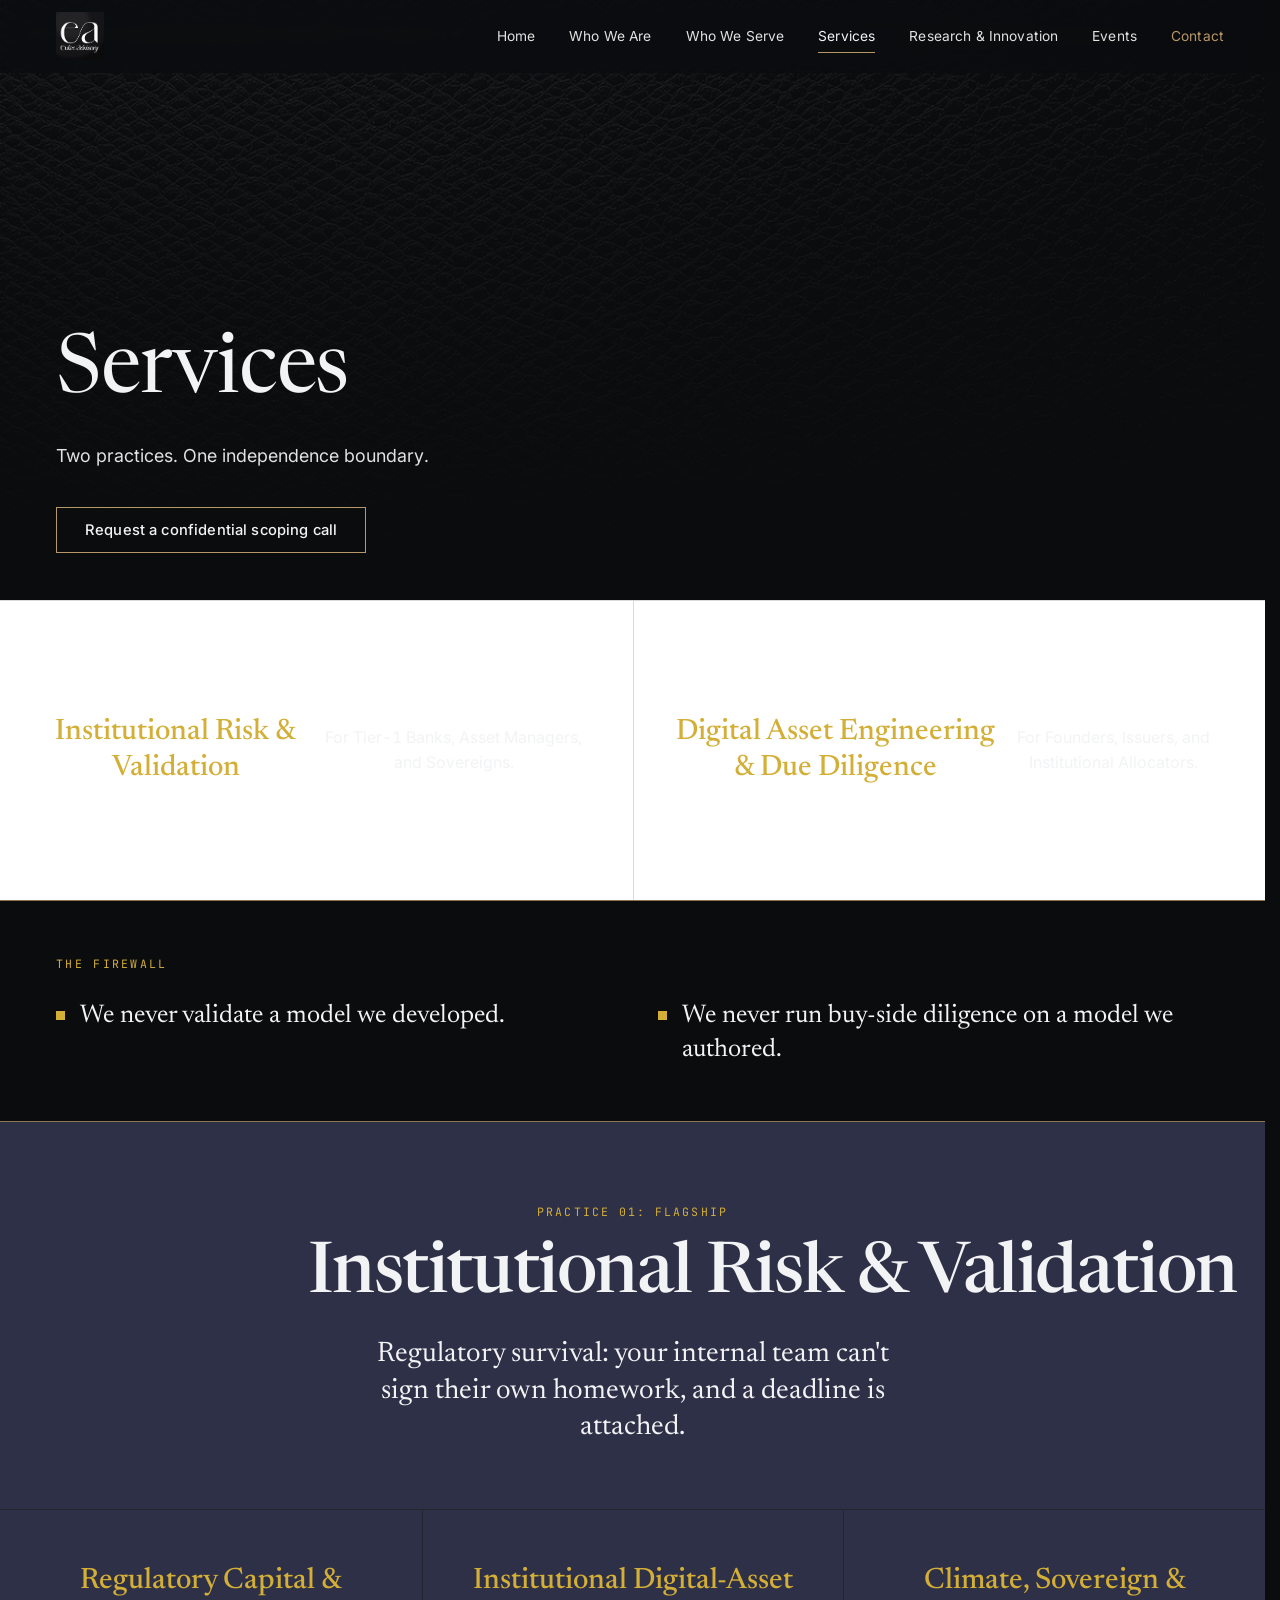
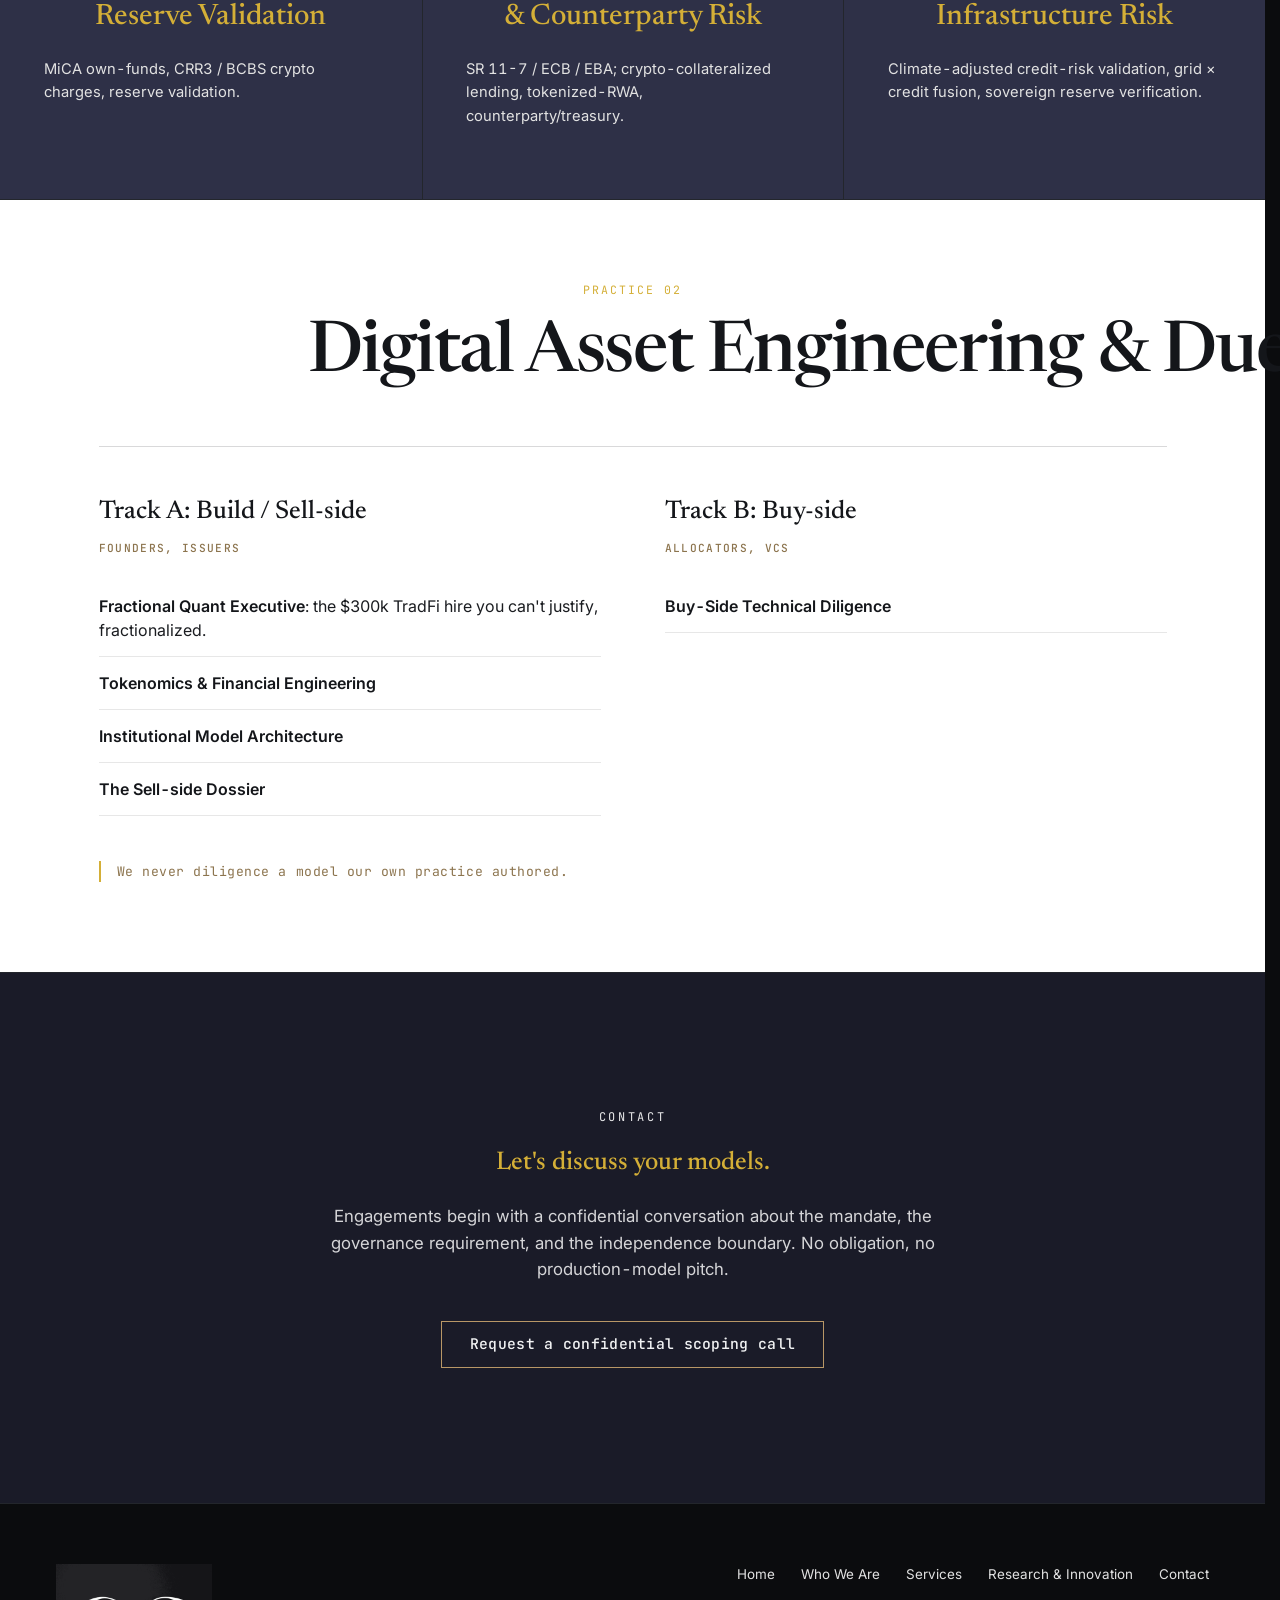
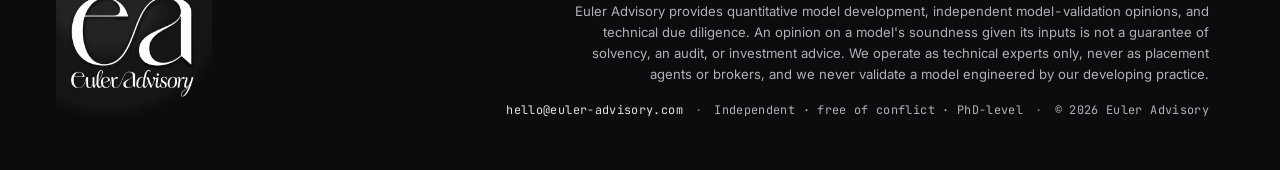
<file: services.html>
<!DOCTYPE html>
<html lang="en">
<head>
<meta charset="UTF-8" />
<meta name="viewport" content="width=device-width, initial-scale=1.0" />
<title>Services | Euler Advisory</title>
<meta name="description" content="Two practices, one independence boundary: institutional risk & validation, and digital asset engineering & due diligence at the intersection of traditional finance and digital assets." />
<meta name="robots" content="index, follow" />
<link rel="canonical" href="https://euler-advisory.com/services.html" />
<meta property="og:type" content="website" />
<meta property="og:title" content="Services | Euler Advisory" />
<meta property="og:description" content="Model development, independent validation, and quantitative strategy & due diligence." />
<meta property="og:url" content="https://euler-advisory.com/services.html" />
<meta property="og:site_name" content="Euler Advisory" />

<link rel="preconnect" href="https://fonts.googleapis.com" />
<link rel="preconnect" href="https://fonts.gstatic.com" crossorigin />
<link href="https://fonts.googleapis.com/css2?family=Newsreader:ital,opsz,wght@0,6..72,400;0,6..72,500;1,6..72,400&family=Inter:wght@400;500;600&family=JetBrains+Mono:wght@400;500&display=swap" rel="stylesheet" />
<link rel="icon" href="Images/Euler_Advisory_Logo.png" type="image/png" />
<link rel="stylesheet" href="styles.css" />
</head>
<body>

<!-- ============================ HEADER / NAV ============================ -->
<header class="site-header" id="top">
  <div class="container header-inner">
    <a class="brand" href="index.html" aria-label="Euler Advisory home">
      <img class="brand-logo" src="Images/Euler_Advisory_Logo_4black.png" alt="Euler Advisory" />
    </a>
    <nav class="site-nav" aria-label="Primary">
      <a href="index.html">Home</a>
      <div class="nav-item has-dropdown">
        <a href="about.html" aria-haspopup="true">Who We Are</a>
        <div class="nav-dropdown" role="menu">
          <a href="about.html#founder" role="menuitem">The Founder</a>
          <a href="about.html#euler-standard" role="menuitem">Our Standard</a>
          <a href="about.html#presence" role="menuitem">Institutional Presence</a>
        </div>
      </div>
      <a href="who-we-serve.html">Who We Serve</a>
      <div class="nav-item has-dropdown">
        <a href="services.html" class="is-active" aria-haspopup="true">Services</a>
        <div class="nav-dropdown" role="menu">
          <a href="services.html#institutional-risk-validation" role="menuitem">Institutional Risk &amp; Validation</a>
          <a href="services.html#digital-asset-engineering" role="menuitem">Digital Asset Engineering &amp; Due Diligence</a>
          <a href="digital-asset-architecture.html" role="menuitem">You're Raising Capital</a>
          <a href="quantitative-due-diligence.html" role="menuitem">You're Allocating Capital</a>
          <a href="regulatory-supervision.html" role="menuitem">You're Supervising &amp; Regulating</a>
        </div>
      </div>
      <div class="nav-item has-dropdown">
        <a href="research.html" aria-haspopup="true">Research &amp; Innovation</a>
        <div class="nav-dropdown" role="menu">
          <a href="research.html#research-areas" role="menuitem">Research Areas</a>
          <a href="research.html#rd-commitment" role="menuitem">Institutional R&amp;D Commitment</a>
          <a href="research.html#pipeline" role="menuitem">Ongoing Research</a>
          <a href="research.html#engagements" role="menuitem">Workshops, Lectures and Talks</a>
        </div>
      </div>
      <a href="all-sessions.html">Events</a>
      <a href="index.html#contact" class="nav-cta">Contact</a>
    </nav>
    <button class="nav-toggle" aria-label="Open menu" aria-expanded="false" aria-controls="mobile-nav">
      <span></span><span></span><span></span>
    </button>
  </div>
  <nav class="mobile-nav" id="mobile-nav" aria-label="Mobile">
    <a href="index.html">Home</a>
    <a href="about.html">Who We Are</a>
    <a class="mobile-sub" href="about.html#founder">The Founder</a>
    <a class="mobile-sub" href="about.html#euler-standard">Our Standard</a>
    <a class="mobile-sub" href="about.html#presence">Institutional Presence</a>
    <a href="who-we-serve.html">Who We Serve</a>
    <a href="services.html">Services</a>
    <a class="mobile-sub" href="services.html#institutional-risk-validation">Institutional Risk &amp; Validation</a>
    <a class="mobile-sub" href="services.html#digital-asset-engineering">Digital Asset Engineering &amp; Due Diligence</a>
    <a class="mobile-sub" href="digital-asset-architecture.html">You're Raising Capital</a>
    <a class="mobile-sub" href="quantitative-due-diligence.html">You're Allocating Capital</a>
    <a class="mobile-sub" href="regulatory-supervision.html">You're Supervising &amp; Regulating</a>
    <a href="research.html">Research &amp; Innovation</a>
    <a class="mobile-sub" href="research.html#research-areas">Research Areas</a>
    <a class="mobile-sub" href="research.html#rd-commitment">Institutional R&amp;D Commitment</a>
    <a class="mobile-sub" href="research.html#pipeline">Ongoing Research</a>
    <a class="mobile-sub" href="research.html#engagements">Workshops, Lectures and Talks</a>
    <a href="all-sessions.html">Events</a>
    <a href="index.html#contact">Contact</a>
  </nav>
</header>

<main>

  <!-- ============================ PAGE HERO (split: text + 3-pillar nav) ============================ -->
  <section class="page-hero page-hero--split">
    <!-- Top half (50vh): dark, vertically-centered copy -->
    <div class="hero-top-half">
      <div class="page-hero-surface" aria-hidden="true"></div>
      <div class="container">
        <div class="hero-top">
          <h1 class="reveal">Services</h1>
          <p class="page-sub reveal">Two practices. One independence boundary.</p>
          <div class="hero-actions reveal"><a href="#contact" class="btn btn-primary">Request a confidential scoping call</a></div>
        </div>
      </div>
    </div>
    <!-- Bottom half: two doors (mirrors the homepage) -->
    <nav class="hero-pillars hero-pillars--2 reveal" aria-label="Practice areas">
      <a class="hero-pillar" href="#institutional-risk-validation">
        <span class="hero-pillar-title">Institutional Risk &amp; Validation</span>
        <span class="hero-pillar-sub">For Tier-1 Banks, Asset Managers, and Sovereigns.</span>
      </a>
      <a class="hero-pillar" href="#digital-asset-engineering">
        <span class="hero-pillar-title">Digital Asset Engineering &amp; Due Diligence</span>
        <span class="hero-pillar-sub">For Founders, Issuers, and Institutional Allocators.</span>
      </a>
    </nav>
  </section>

  <!-- ============================ INDEPENDENCE BOUNDARY BAND ============================ -->
  <section class="boundary-band reveal" aria-label="Independence boundary">
    <div class="container">
      <p class="boundary-eyebrow">The Firewall</p>
      <div class="boundary-lines">
        <p class="boundary-line">We never validate a model we developed.</p>
        <p class="boundary-line">We never run buy-side diligence on a model we authored.</p>
      </div>
    </div>
  </section>

  <!-- ============================ PRACTICE 1: INSTITUTIONAL RISK & VALIDATION (FLAGSHIP) ============================ -->
  <section class="section section--tight pillar-section pillar-section--dark practice--flagship" id="institutional-risk-validation">
    <div class="container">
      <div class="section-head measure" style="text-align:center; margin-bottom: clamp(48px,7vh,80px);">
        <p class="practice-eyebrow reveal">Practice 01: Flagship</p>
        <h2 class="section-title reveal">Institutional Risk &amp; Validation</h2>
        <p class="practice-trigger reveal">Regulatory survival: your internal team can't sign their own homework, and a deadline is attached.</p>
      </div>
    </div>

    <!-- Three co-equal must-have lines -->
    <div class="fb-grid fb-grid--3 reveal">
      <div class="fb-col" id="reg-capital">
        <h3 class="fb-title">Regulatory Capital &amp; Reserve Validation</h3>
        <p class="fb-text">MiCA own-funds, CRR3 / BCBS crypto charges, reserve validation.</p>
      </div>
      <div class="fb-col" id="counterparty">
        <h3 class="fb-title">Institutional Digital-Asset &amp; Counterparty Risk</h3>
        <p class="fb-text">SR 11-7 / ECB / EBA; crypto-collateralized lending, tokenized-RWA, counterparty/treasury.</p>
      </div>
      <div class="fb-col" id="climate-sovereign">
        <h3 class="fb-title">Climate, Sovereign &amp; Infrastructure Risk</h3>
        <p class="fb-text">Climate-adjusted credit-risk validation, grid × credit fusion, sovereign reserve verification.</p>
      </div>
    </div>
  </section>

  <!-- ============================ PRACTICE 2: DIGITAL ASSET ENGINEERING & DUE DILIGENCE ============================ -->
  <section class="section section--tight pillar-section pillar-section--light practice--secondary" id="digital-asset-engineering">
    <div class="container">
      <div class="section-head measure" style="text-align:center; margin-bottom: clamp(40px,6vh,64px);">
        <p class="practice-eyebrow reveal">Practice 02</p>
        <h2 class="section-title reveal">Digital Asset Engineering &amp; Due Diligence</h2>
      </div>

      <div class="track-grid reveal">
        <div class="track" id="track-build">
          <p class="track-head">Track A: Build / Sell-side<span class="track-who">Founders, Issuers</span></p>
          <ul class="track-list">
            <li><strong>Fractional Quant Executive</strong>: the $300k TradFi hire you can't justify, fractionalized.</li>
            <li><strong>Tokenomics &amp; Financial Engineering</strong></li>
            <li><strong>Institutional Model Architecture</strong></li>
            <li><strong>The Sell-side Dossier</strong></li>
          </ul>
        </div>
        <div class="track" id="track-diligence">
          <p class="track-head">Track B: Buy-side<span class="track-who">Allocators, VCs</span></p>
          <ul class="track-list">
            <li><strong>Buy-Side Technical Diligence</strong></li>
          </ul>
        </div>
      </div>

      <p class="firewall-note reveal">We never diligence a model our own practice authored.</p>
    </div>
  </section>

  <!-- ============================ CTA ============================ -->
  <section class="section contact" id="contact">
    <div class="contact-surface" aria-hidden="true"></div>
    <div class="container contact-inner">
      <p class="section-kicker reveal" style="text-align:center;">Contact</p>
      <h2 class="contact-title reveal">Let's discuss your models.</h2>
      <p class="contact-lede reveal">
        Engagements begin with a confidential conversation about the mandate, the governance requirement,
        and the independence boundary. No obligation, no production-model pitch.
      </p>
      <a href="#booking-link" class="btn btn-primary contact-btn reveal">Request a confidential scoping call</a>
    </div>
  </section>

</main>

<!-- ============================ FOOTER ============================ -->
<footer class="site-footer">
  <div class="container footer-inner">
    <div class="footer-logo">
      <img class="footer-logo-img" src="Images/Euler_Advisory_Logo_4black.png" alt="Euler Advisory" />
    </div>
    <div class="footer-text">
    <nav class="footer-nav" aria-label="Footer">
      <a href="index.html">Home</a>
      <a href="about.html">Who We Are</a>
      <a href="services.html">Services</a>
      <a href="research.html">Research &amp; Innovation</a>
      <a href="index.html#contact">Contact</a>
    </nav>
    <p class="footer-statement">
      Euler Advisory provides quantitative model development, independent model-validation opinions, and
      technical due diligence. An opinion on a model's soundness given its inputs is not a guarantee of
      solvency, an audit, or investment advice. We operate as technical experts only, never as placement
      agents or brokers, and we never validate a model engineered by our developing practice.
    </p>
    <p class="footer-meta">
      <a href="mailto:hello@euler-advisory.com">hello@euler-advisory.com</a>
      <span class="dot">·</span><span>Independent · free of conflict · PhD-level</span>
      <span class="dot">·</span><span>© 2026 Euler Advisory</span>
    </p>
    </div>
  </div>
</footer>

<script src="script.js"></script>
</body>
</html>
</file>
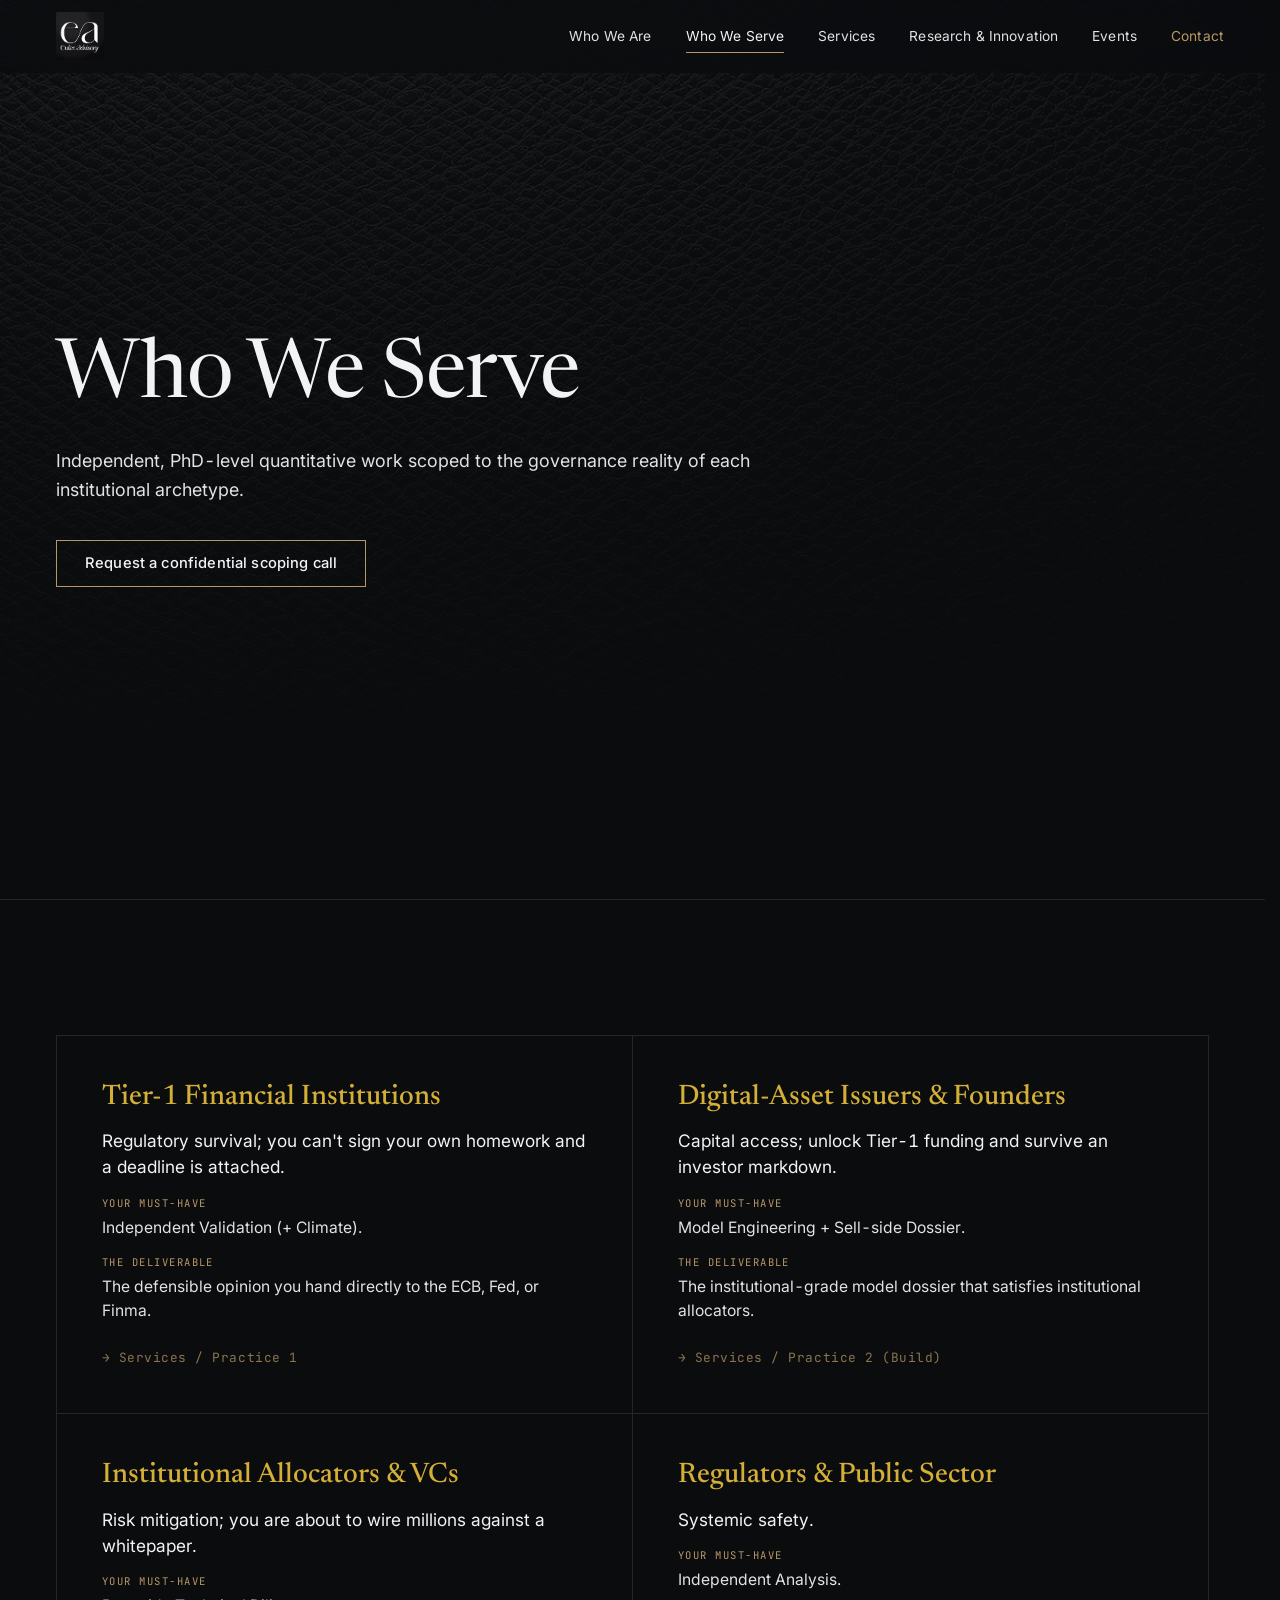
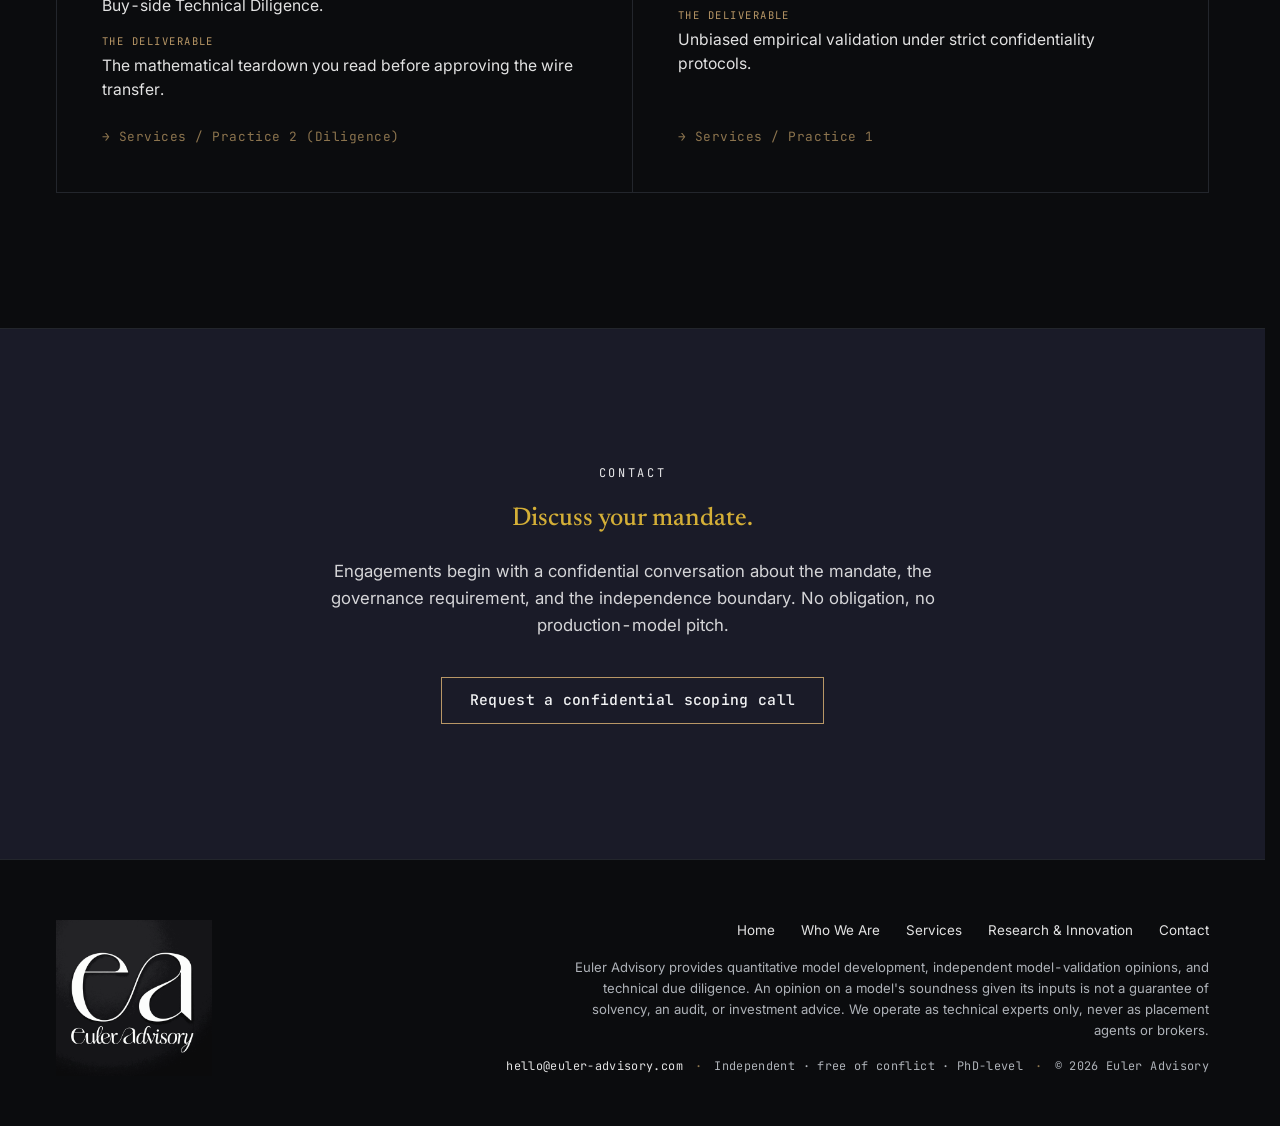
<file: who-we-serve.html>
<!DOCTYPE html>
<html lang="en">
<head>
<meta charset="UTF-8" />
<meta name="viewport" content="width=device-width, initial-scale=1.0" />
<title>Who We Serve | Euler Advisory</title>
<meta name="description" content="Tailored quantitative mandates for Tier-1 financial institutions, digital-asset issuers and Web3 founders, institutional allocators and ventures, and regulators and the public sector." />
<meta name="robots" content="index, follow" />
<link rel="canonical" href="https://euler-advisory.com/who-we-serve.html" />
<meta property="og:type" content="website" />
<meta property="og:title" content="Who We Serve | Euler Advisory" />
<meta property="og:description" content="Tailored quantitative mandates across institutions, issuers, allocators, and regulators." />
<meta property="og:url" content="https://euler-advisory.com/who-we-serve.html" />
<meta property="og:site_name" content="Euler Advisory" />

<link rel="preconnect" href="https://fonts.googleapis.com" />
<link rel="preconnect" href="https://fonts.gstatic.com" crossorigin />
<link href="https://fonts.googleapis.com/css2?family=Newsreader:ital,opsz,wght@0,6..72,400;0,6..72,500;1,6..72,400&family=Inter:wght@400;500;600&family=JetBrains+Mono:wght@400;500&display=swap" rel="stylesheet" />
<link rel="icon" href="Images/Euler_Advisory_Logo.png" type="image/png" />
<link rel="stylesheet" href="styles.css" />
</head>
<body>

<header class="site-header" id="top">
  <div class="container header-inner">
    <a class="brand" href="index.html" aria-label="Euler Advisory home">
      <img class="brand-logo" src="Images/Euler_Advisory_Logo_4black.png" alt="Euler Advisory" />
    </a>
    <nav class="site-nav" aria-label="Primary">
      <div class="nav-item has-dropdown">
        <a href="about.html" aria-haspopup="true">Who We Are</a>
        <div class="nav-dropdown" role="menu">
          <a href="about.html#founder" role="menuitem">The Founder</a>
          <a href="about.html#euler-standard" role="menuitem">Our Standard</a>
          <a href="about.html#presence" role="menuitem">Institutional Presence</a>
        </div>
      </div>
      <a href="who-we-serve.html" class="is-active">Who We Serve</a>
      <div class="nav-item has-dropdown">
        <a href="services.html" aria-haspopup="true">Services</a>
        <div class="nav-dropdown" role="menu">
          <a href="services.html#institutional-risk-validation" role="menuitem">Institutional Risk &amp; Validation</a>
          <a href="services.html#digital-asset-engineering" role="menuitem">Digital Asset Engineering &amp; Due Diligence</a>
          <a href="digital-asset-architecture.html" role="menuitem">You're Raising Capital</a>
          <a href="quantitative-due-diligence.html" role="menuitem">You're Allocating Capital</a>
          <a href="regulatory-supervision.html" role="menuitem">You're Supervising &amp; Regulating</a>
        </div>
      </div>
      <div class="nav-item has-dropdown">
        <a href="research.html" aria-haspopup="true">Research &amp; Innovation</a>
        <div class="nav-dropdown" role="menu">
          <a href="research.html#research-areas" role="menuitem">Research Areas</a>
          <a href="research.html#rd-commitment" role="menuitem">Institutional R&amp;D Commitment</a>
          <a href="research.html#pipeline" role="menuitem">Ongoing Research</a>
          <a href="research.html#engagements" role="menuitem">Workshops, Lectures and Talks</a>
        </div>
      </div>
      <a href="all-sessions.html">Events</a>
      <a href="index.html#contact" class="nav-cta">Contact</a>
    </nav>
    <button class="nav-toggle" aria-label="Open menu" aria-expanded="false" aria-controls="mobile-nav">
      <span></span><span></span><span></span>
    </button>
  </div>
  <nav class="mobile-nav" id="mobile-nav" aria-label="Mobile">
    <a href="about.html">Who We Are</a>
    <a class="mobile-sub" href="about.html#founder">The Founder</a>
    <a class="mobile-sub" href="about.html#euler-standard">Our Standard</a>
    <a class="mobile-sub" href="about.html#presence">Institutional Presence</a>
    <a href="who-we-serve.html">Who We Serve</a>
    <a href="services.html">Services</a>
    <a class="mobile-sub" href="services.html#institutional-risk-validation">Institutional Risk &amp; Validation</a>
    <a class="mobile-sub" href="services.html#digital-asset-engineering">Digital Asset Engineering &amp; Due Diligence</a>
    <a class="mobile-sub" href="digital-asset-architecture.html">You're Raising Capital</a>
    <a class="mobile-sub" href="quantitative-due-diligence.html">You're Allocating Capital</a>
    <a class="mobile-sub" href="regulatory-supervision.html">You're Supervising &amp; Regulating</a>
    <a href="research.html">Research &amp; Innovation</a>
    <a class="mobile-sub" href="research.html#research-areas">Research Areas</a>
    <a class="mobile-sub" href="research.html#rd-commitment">Institutional R&amp;D Commitment</a>
    <a class="mobile-sub" href="research.html#pipeline">Ongoing Research</a>
    <a class="mobile-sub" href="research.html#engagements">Workshops, Lectures and Talks</a>
    <a href="all-sessions.html">Events</a>
    <a href="index.html#contact">Contact</a>
  </nav>
</header>

<main>

  <!-- ============================ PAGE HERO ============================ -->
  <section class="page-hero">
    <div class="page-hero-surface" aria-hidden="true"></div>
    <div class="container">
      <h1 class="reveal">Who We Serve</h1>
      <p class="page-sub reveal">Independent, PhD-level quantitative work scoped to the governance reality of each institutional archetype.</p>
      <div class="hero-actions reveal"><a href="#contact" class="btn btn-primary">Request a confidential scoping call</a></div>
    </div>
  </section>

  <!-- ============================ SEGMENT CARDS (uniform 4-card buyer-persona grid) ============================ -->
  <section class="section" id="segments">
    <div class="container">
      <div class="seg-grid reveal">

        <a class="seg-card" id="tier1" href="services.html#institutional-risk-validation">
          <span class="seg-who">Tier-1 Financial Institutions</span>
          <span class="seg-trigger">Regulatory survival; you can't sign your own homework and a deadline is attached.</span>
          <div class="seg-meta"><span class="seg-label">Your must-have</span><span class="seg-value">Independent Validation (+ Climate).</span></div>
          <div class="seg-meta"><span class="seg-label">The deliverable</span><span class="seg-value">The defensible opinion you hand directly to the ECB, Fed, or Finma.</span></div>
          <span class="seg-route">→ Services / Practice 1</span>
        </a>

        <a class="seg-card" id="issuers" href="services.html#digital-asset-engineering">
          <span class="seg-who">Digital-Asset Issuers &amp; Founders</span>
          <span class="seg-trigger">Capital access; unlock Tier-1 funding and survive an investor markdown.</span>
          <div class="seg-meta"><span class="seg-label">Your must-have</span><span class="seg-value">Model Engineering + Sell-side Dossier.</span></div>
          <div class="seg-meta"><span class="seg-label">The deliverable</span><span class="seg-value">The institutional-grade model dossier that satisfies institutional allocators.</span></div>
          <span class="seg-route">→ Services / Practice 2 (Build)</span>
        </a>

        <a class="seg-card" id="allocators" href="services.html#digital-asset-engineering">
          <span class="seg-who">Institutional Allocators &amp; VCs</span>
          <span class="seg-trigger">Risk mitigation; you are about to wire millions against a whitepaper.</span>
          <div class="seg-meta"><span class="seg-label">Your must-have</span><span class="seg-value">Buy-side Technical Diligence.</span></div>
          <div class="seg-meta"><span class="seg-label">The deliverable</span><span class="seg-value">The mathematical teardown you read before approving the wire transfer.</span></div>
          <span class="seg-route">→ Services / Practice 2 (Diligence)</span>
        </a>

        <a class="seg-card" id="regulators" href="services.html#institutional-risk-validation">
          <span class="seg-who">Regulators &amp; Public Sector</span>
          <span class="seg-trigger">Systemic safety.</span>
          <div class="seg-meta"><span class="seg-label">Your must-have</span><span class="seg-value">Independent Analysis.</span></div>
          <div class="seg-meta"><span class="seg-label">The deliverable</span><span class="seg-value">Unbiased empirical validation under strict confidentiality protocols.</span></div>
          <span class="seg-route">→ Services / Practice 1</span>
        </a>

      </div>
    </div>
  </section>

  <!-- ============================ CTA ============================ -->
  <section class="section contact" id="contact">
    <div class="contact-surface" aria-hidden="true"></div>
    <div class="container contact-inner">
      <p class="section-kicker reveal" style="text-align:center;">Contact</p>
      <h2 class="contact-title reveal">Discuss your mandate.</h2>
      <p class="contact-lede reveal">
        Engagements begin with a confidential conversation about the mandate, the governance requirement,
        and the independence boundary. No obligation, no production-model pitch.
      </p>
      <a href="#booking-link" class="btn btn-primary contact-btn reveal">Request a confidential scoping call</a>
    </div>
  </section>

</main>

<!-- ============================ FOOTER ============================ -->
<footer class="site-footer">
  <div class="container footer-inner">
    <div class="footer-logo">
      <img class="footer-logo-img" src="Images/Euler_Advisory_Logo_4black.png" alt="Euler Advisory" />
    </div>
    <div class="footer-text">
    <nav class="footer-nav" aria-label="Footer">
      <a href="index.html">Home</a>
      <a href="about.html">Who We Are</a>
      <a href="services.html">Services</a>
      <a href="research.html">Research &amp; Innovation</a>
      <a href="index.html#contact">Contact</a>
    </nav>
    <p class="footer-statement">
      Euler Advisory provides quantitative model development, independent model-validation opinions, and
      technical due diligence. An opinion on a model's soundness given its inputs is not a guarantee of
      solvency, an audit, or investment advice. We operate as technical experts only, never as placement
      agents or brokers.
    </p>
    <p class="footer-meta">
      <a href="mailto:hello@euler-advisory.com">hello@euler-advisory.com</a>
      <span class="dot">·</span><span>Independent · free of conflict · PhD-level</span>
      <span class="dot">·</span><span>© 2026 Euler Advisory</span>
    </p>
    </div>
  </div>
</footer>

<script src="script.js"></script>
</body>
</html>
</file>
<file: styles.css>
/* =====================================================================
   EULER ADVISORY — styles.css  (multi-page)
   Shared across index.html (executive narrative) and services.html
   (quantitative deep dive). "Quiet luxury meets academic rigour."

   Single surface: charcoal #0B0C0E throughout — NO light/dark intercalation.
   Raised cards sit a few values above the surface; full-bleed sections never do.
   Transitional serif display · geometric sans body · desaturated bronze ·
   sage ring-fenced to climate · tabular lining figures on all data.
   ===================================================================== */

/* ----------------------------- DESIGN TOKENS ----------------------------- */
:root {
  --c-bg:        #0B0C0E;   /* the single charcoal surface */
  --c-bg-raise:  #111317;   /* raised flat card */
  --c-bg-raise2: #15181D;   /* nested / hover */
  --c-line:      #23262C;   /* structural hairline */
  --c-line-soft: #1A1D22;

  --c-ink:       #F2F3F4;   /* primary   ~16.3:1 on bg */
  --c-ink-2:     #E2E2E2;   /* body — crisp off-white per accessibility audit ~13.6:1 */
  --c-ink-3:     #AEB2B8;   /* meta / small-caps — lifted so labels never dim ~7.0:1 */

  --c-bronze:    #B89766;   /* accent — hairlines + key metrics */
  --c-bronze-dk: #8C744E;
  --c-bronze-tn: rgba(184, 151, 102, 0.14);
  --c-gold:      #D4AF37;   /* premium metallic gold — feature titles/links */
  --c-gold-ink:  #7A5C12;   /* dark gold for text on white/off-white: 6.0:1 on #FAFAFA (WCAG AA) */

  --c-sage:      #AEB79C;   /* climate vertical only */
  --c-sage-line: #8F9779;
  --c-sage-tn:   rgba(143, 151, 121, 0.16);

  /* Homepage curtain-reveal palette (off-brand colourway, homepage only) */
  --c-offwhite:  #FAFAFA;   /* About + Solutions curtain surface */
  --c-keppel:    #3BBA9C;   /* mint accent — curtain edge + card buttons + link hover */
  --c-keppel-lt: #5AD8BA;   /* brighter mint for hover "light up" */
  --c-gunmetal:  #2E3047;   /* large display text on off-white; Sharpened Banner block */
  --c-rhythm:    #707793;   /* muted body / directory links on off-white */
  --c-arsenic:   #3C3F58;   /* service-card base */
  --c-outerspc:  #43455C;   /* service-card top of gradient */

  --spacing-x:   clamp(4rem, 8vw, 8rem);   /* consistent section inset / right thesis boundary */
  --edge-padding: var(--gutter);           /* = the page's left margin (gutter) — reused for hero bottom + thesis padding */

  --f-serif: "Newsreader", Georgia, "Times New Roman", serif;
  --f-sans:  "Inter", -apple-system, BlinkMacSystemFont, "Segoe UI", sans-serif;
  --f-mono:  "JetBrains Mono", ui-monospace, "SF Mono", Menlo, monospace;

  --num: "tnum" 1, "lnum" 1;

  --maxw: 1180px;
  --gutter: clamp(20px, 5vw, 56px);
  /* MACRO dark space — heavy vertical rhythm for the executive read */
  --section-y: clamp(96px, 15vh, 200px);
  --ease: cubic-bezier(0.22, 0.61, 0.36, 1);
}

/* ----------------------------- RESET / BASE ----------------------------- */
*, *::before, *::after { box-sizing: border-box; }
html { scroll-behavior: smooth; -webkit-text-size-adjust: 100%; scroll-padding-top: 110px; scrollbar-gutter: stable; }   /* offset = fixed header height (96px) + buffer; reserve scrollbar space */
@media (prefers-reduced-motion: reduce) { html { scroll-behavior: auto; } }

body {
  margin: 0;
  background: var(--c-bg);
  color: var(--c-ink);
  font-family: var(--f-sans);
  font-feature-settings: var(--num);
  font-variant-numeric: tabular-nums lining-nums;
  font-size: 16px;
  line-height: 1.6;
  -webkit-font-smoothing: antialiased;
  text-rendering: optimizeLegibility;
  overflow-x: hidden;
}

h1, h2, h3, h4 { margin: 0; font-weight: 400; }
p { margin: 0; }
ul, ol { margin: 0; padding: 0; list-style: none; }
a { color: inherit; text-decoration: none; }
::selection { background: var(--c-bronze); color: #0B0C0E; }

.container { width: 100%; max-width: var(--maxw); margin: 0 auto; padding: 0 var(--gutter); }
/* Centered, readable column — capped at 65ch per the executive-narrative brief */
.measure  { max-width: 65ch; margin-inline: auto; }
.measure-wide { max-width: 80ch; margin-inline: auto; }

.section { padding: var(--section-y) 0; position: relative; }
.section--tight { padding: clamp(64px, 9vh, 120px) 0; }

/* Section furniture */
.section-kicker {
  font-family: var(--f-mono); font-size: 12px; letter-spacing: 0.22em;
  text-transform: uppercase; color: var(--c-bronze); margin-bottom: 22px;
}
.section-title {
  font-family: var(--f-serif);
  font-size: clamp(1.8rem, 3.6vw, 2.9rem);
  line-height: 1.16; letter-spacing: -0.01em; color: var(--c-ink);
}
.section-lede {
  font-size: clamp(1.02rem, 1.4vw, 1.16rem); color: var(--c-ink-2);
  line-height: 1.6; margin-top: 24px;
}

/* ----------------------------- BUTTONS ----------------------------- */
.btn {
  display: inline-flex; align-items: center; gap: 10px;
  font-family: var(--f-sans); font-size: 0.92rem; font-weight: 500; letter-spacing: 0.01em; line-height: 1;
  padding: 15px 28px; border: 1px solid var(--c-line);   /* height = 0.92rem + 30px padding + 2px border */
  transition: border-color .45s var(--ease), color .45s var(--ease), background .45s var(--ease);
  cursor: pointer;
}
.btn-primary { background: transparent; color: var(--c-ink); border-color: var(--c-bronze); }
.btn-primary:hover { background: var(--c-bronze-tn); border-color: var(--c-bronze); color: #fff; }
.btn-ghost { background: transparent; color: var(--c-ink-2); }
.btn-ghost:hover { color: var(--c-ink); border-color: var(--c-bronze-dk); }
/* Outline button for light surfaces (dark ink, bronze hairline) */
.btn-outline { background: transparent; color: #14161A; border-color: var(--c-bronze-dk); }
.btn-outline:hover { background: var(--c-bronze-tn); border-color: var(--c-bronze); color: #14161A; }
.btn .arrow { font-family: var(--f-mono); transition: transform .35s var(--ease); }
.btn:hover .arrow { transform: translateX(4px); }

/* Severe, monospaced terminal-style action link (not a body link) */
.link-quiet {
  font-family: var(--f-mono); font-size: 0.72rem; letter-spacing: 0.14em;
  text-transform: uppercase; color: var(--c-bronze);
  display: inline-flex; align-items: center; gap: 8px;
}
.link-quiet .arrow { transition: transform .35s var(--ease); }
.link-quiet:hover { color: #fff; }
.link-quiet:hover .arrow { transform: translateX(4px); }

/* ----------------------------- HEADER / NAV ----------------------------- */
.site-header {
  position: fixed; inset: 0 0 auto 0; z-index: 50;
  background: rgba(11, 12, 14, 0.72);
  backdrop-filter: blur(14px); -webkit-backdrop-filter: blur(14px);
  border-bottom: 1px solid transparent;
  transition: border-color .4s var(--ease), background .4s var(--ease);
}
.site-header.scrolled { border-bottom-color: var(--c-line); background: rgba(11,12,14,0.9); }
/* Header spans full width (not the centred 1180 container) so the logo sits on
   the same left-gutter guide as the Hero H1, and the nav is flush to the right
   gutter at the mirror distance. */
.site-header .container { max-width: none; }
.header-inner { display: flex; align-items: center; justify-content: space-between; height: 72px; }   /* vertical padding halved (was 96px): 12px above/below the 48px logo */
/* Links flush right; adding Home on sub-pages expands them leftward. */
.site-nav { justify-content: flex-end; }

.brand { display: flex; align-items: center; gap: 10px; }
.brand-logo { max-height: 48px; width: auto; display: block; }   /* scaled down to fit the sleeker header */
.brand-mark { font-family: var(--f-serif); font-size: 1.45rem; color: var(--c-bronze); line-height: 1; }
.brand-name { font-family: var(--f-serif); font-size: 1.18rem; letter-spacing: 0.01em; color: var(--c-ink); }
.brand-thin { color: var(--c-ink-2); }

.site-nav { display: flex; align-items: center; gap: 34px; }
.site-nav a { font-size: 0.86rem; color: var(--c-ink-2); letter-spacing: 0.01em; position: relative; padding: 4px 0; transition: color .35s var(--ease); }
.site-nav a::after { content: ""; position: absolute; left: 0; bottom: -2px; height: 1px; width: 0; background: var(--c-bronze); transition: width .4s var(--ease); }
.site-nav a:hover { color: var(--c-ink); }
.site-nav a:hover::after { width: 100%; }
.site-nav a.is-active { color: var(--c-ink); }
.site-nav a.is-active::after { width: 100%; }
.nav-cta { color: var(--c-bronze) !important; }
/* ---- Hover/focus dropdown submenus (desktop) ---- */
.nav-item { position: relative; display: inline-flex; align-items: center; }
.nav-dropdown {
  position: absolute; top: calc(100% + 12px); right: 0; min-width: 234px;
  background: rgba(11, 12, 14, 0.975); border: 1px solid var(--c-line);
  padding: 8px 0; display: flex; flex-direction: column;
  opacity: 0; visibility: hidden; transform: translateY(-6px);
  transition: opacity .26s var(--ease), transform .26s var(--ease), visibility .26s var(--ease);
  z-index: 60; box-shadow: 0 18px 44px rgba(0, 0, 0, 0.45);
}
.nav-dropdown::before { content: ""; position: absolute; top: -12px; left: 0; right: 0; height: 12px; }   /* hover bridge */
.nav-item:hover .nav-dropdown,
.nav-item:focus-within .nav-dropdown { opacity: 1; visibility: visible; transform: translateY(0); }
.nav-dropdown a { padding: 9px 20px; font-size: 0.82rem; color: var(--c-ink-2); white-space: nowrap; transition: color .25s var(--ease), background .25s var(--ease); }
.nav-dropdown a::after { display: none; }   /* no underline-grow inside the panel */
.nav-dropdown a:hover { color: var(--c-gold); background: var(--c-bg-raise); }

.nav-toggle { display: none; flex-direction: column; gap: 5px; background: none; border: 0; cursor: pointer; padding: 6px; }
.nav-toggle span { width: 24px; height: 1.5px; background: var(--c-ink); transition: transform .35s var(--ease), opacity .35s; }
.mobile-nav { display: none; flex-direction: column; padding: 8px var(--gutter) 22px; border-bottom: 1px solid var(--c-line); background: rgba(11,12,14,0.96); }
.mobile-nav a { padding: 13px 0; color: var(--c-ink-2); border-bottom: 1px solid var(--c-line-soft); font-size: 0.95rem; }
.mobile-nav .mobile-sub { padding: 10px 0 10px 18px; font-size: 0.82rem; color: var(--c-ink-3); }   /* indented sub-items */
.mobile-nav .mobile-sub:hover { color: var(--c-gold); }
.mobile-nav.open { display: flex; }

/* ----------------------------- HERO (index) ----------------------------- */
/* Hero — value proposition vertically centred so it commands the first viewport */
.hero { position: relative; min-height: 100svh; display: flex; flex-direction: column; justify-content: center; padding: 96px 0 72px; overflow: hidden; }
/* Directional scrim — fades dark (left) to clear (right) so the copy reads over the video */
.hero::before { content: ""; position: absolute; inset: 0; z-index: 1; pointer-events: none; background: linear-gradient(100deg, rgba(20, 22, 38, 0.95) 0%, rgba(20, 22, 38, 0.85) 28%, rgba(20, 22, 38, 0.40) 55%, rgba(20, 22, 38, 0.10) 100%); }
#hero .hero-scrim { display: none; }   /* replaced by the directional ::before so the right side stays clear */
.hero-surface {
  position: absolute; inset: 0; z-index: 0;
  background:
    linear-gradient(180deg, rgba(11,12,14,0.55) 0%, rgba(11,12,14,0.78) 55%, var(--c-bg) 100%),
    url("Textured Black Surface.jpg") center/cover no-repeat;
}
.hero-light {
  position: absolute; inset: 0; z-index: 1; pointer-events: none;
  background: radial-gradient(420px circle at var(--mx, 50%) var(--my, 38%), rgba(184,151,102,0.10) 0%, rgba(184,151,102,0.04) 35%, transparent 70%);
}
/* Hero text full-bleed left: strip the container's horizontal centring so the
   block anchors to the true left gutter, leaving the negative space on the right.
   Vertical centring (justify-content on .hero) is retained. */
.hero-inner { position: relative; z-index: 2; text-align: left; max-width: none; margin-left: 0; margin-right: 0; }
#hero .hero-inner {
  max-width: 100%;
  padding-left: clamp(3rem, 5vw, 6rem);
  padding-right: clamp(3rem, 5vw, 6rem);
  margin: 0;
}
.hero-inner .hero-title, .hero-inner .hero-slogan { max-width: 46ch; }
.hero-inner .hero-sub { max-width: 68ch; }   /* wraps the subheadline to exactly two lines */
.hero-slogan strong { font-weight: 600; font-style: italic; }
.eyebrow { font-family: var(--f-mono); font-size: 12px; letter-spacing: 0.26em; text-transform: uppercase; color: var(--c-bronze); margin-bottom: 30px; }
.hero-title { font-family: var(--f-serif); font-weight: 400; font-size: clamp(1.5rem, 4.2vw, 3.8rem); line-height: 1.08; letter-spacing: -0.015em; color: #FFFFFF; }   /* dialled down — elegant, not screaming */
.hero-title .reveal-line { display: block; overflow: hidden; }
.hero-sub { margin-top: 30px; max-width: 60ch; font-size: clamp(1.02rem, 1.5vw, 1.22rem); color: var(--c-ink-2); line-height: 1.55; }

/* Hero value-proposition block (audiences + positioning). Left-aligned, constrained
   to the hero's left column, scales down cleanly on mobile via the clamp + max-width. */
.hero-subtext-container { margin-top: 2rem; margin-bottom: clamp(2rem, 4vh, 2.75rem); max-width: 88ch; font-size: clamp(1rem, 1.35vw, 1.125rem); line-height: 1.6; color: var(--c-ink-2); text-wrap: pretty; }
.hero-intro { margin: 0 0 0.5rem; color: var(--c-ink-3); }
.hero-list p { margin: 0; line-height: 1.75; }
.hero-outro { margin: 1rem 0 0; font-weight: 500; letter-spacing: 0.04em; color: #F4F1EA; }
.accent-gold { color: var(--c-gold); font-weight: 600; }   /* brand gold #D4AF37 */
/* Slogan — gold, italic, just below the subheadline */
.hero-slogan { margin-top: 22px; font-family: var(--f-serif); font-style: italic; font-size: clamp(1.05rem, 1.6vw, 1.32rem); color: var(--c-bronze); letter-spacing: 0.01em; }
.hero-actions { display: flex; flex-wrap: wrap; gap: 16px; margin-top: 44px; }

.hero-inline-link {
  color: inherit;
  text-decoration: none;
  transition: color 0.3s ease, border-bottom 0.3s ease;
  border-bottom: 1px solid transparent;
}
.hero-inline-link:hover {
  color: var(--c-gold, #C7A962);
  border-bottom: 1px solid var(--c-gold, #C7A962);
}

/* ---- Hero split: issuer/allocator self-selection, first screen ---- */
.hero-split { display: grid; grid-template-columns: repeat(3, 1fr); gap: clamp(1.25rem, 2.5vw, 2rem); margin-top: auto; max-width: 1300px; }
.hero-split-panel { display: flex; flex-direction: column; gap: 0.85rem; padding: clamp(1.5rem, 2.5vw, 2rem); background: rgba(255,255,255,0.03); border: 1px solid rgba(255,255,255,0.14); text-decoration: none; transition: border-color .3s var(--ease), transform .3s var(--ease), background .3s var(--ease); }
.hero-split-panel:hover { border-color: rgba(212,175,55,0.5); background: rgba(255,255,255,0.05); transform: translateY(-3px); }
.hero-split-label { font-family: var(--f-serif); font-size: clamp(1.15rem, 1.8vw, 1.4rem); font-weight: 500; color: var(--c-gold); text-align: center; }
.hero-split-hook { font-size: clamp(0.92rem, 1.15vw, 1.02rem); line-height: 1.55; color: var(--c-ink-2); }
.hero-split-mech { font-size: 1.02rem; font-weight: 600; line-height: 1.5; color: #FFFFFF; }
.hero-split-mech strong { color: var(--c-gold); font-weight: 700; }
.hero-split-cta { margin-top: auto; padding-top: 0.5rem; font-family: var(--f-mono); font-size: 0.8rem; letter-spacing: 0.05em; color: var(--c-gold); }
@media (max-width: 760px) { .hero-split { grid-template-columns: 1fr; } }

/* ----------------------------- TRUST BAR ----------------------------- */
.trust-bar { border-top: 1px solid var(--c-line); border-bottom: 1px solid var(--c-line); }
.trust-bar-inner { display: flex; align-items: center; justify-content: space-between; gap: 24px; padding: 22px 0; flex-wrap: wrap; }
.trust-credential { font-size: 0.9rem; color: var(--c-ink-2); }
.trust-tags { font-family: var(--f-mono); font-size: 0.74rem; letter-spacing: 0.12em; text-transform: uppercase; color: var(--c-ink-3); display: flex; gap: 12px; align-items: center; }
.trust-tags .dot, .footer-meta .dot { color: var(--c-bronze-dk); }

/* ----------------------------- THE PROBLEM (index) ----------------------------- */
.problem-statement {
  font-family: var(--f-serif);
  font-size: clamp(1.5rem, 3vw, 2.3rem);
  line-height: 1.34; letter-spacing: -0.01em; color: var(--c-ink); text-align: center;
}
.problem-foot { margin-top: 34px; text-align: center; color: var(--c-ink-3); font-size: 0.95rem; }

/* ----------------------------- CHALLENGE & SOLUTION (index) -----------------------------
   Structural two-column rows: serif gold sub-header (left) + body text (right),
   separated by clean horizontal dividers. */
.cs-rows { border-top: 1px solid var(--c-line); }
.cs-row {
  display: grid; grid-template-columns: 1fr 1fr;   /* hard 50/50 split: titles left half, text starts at exactly 50% */
  gap: 0; align-items: start;
  padding: clamp(30px, 4.5vh, 52px) 0;
  border-bottom: 1px solid var(--c-line);
}
.cs-label { font-family: var(--f-serif); font-size: clamp(1.2rem, 1.8vw, 1.55rem); line-height: 1.25; color: var(--c-bronze); }
.cs-body p { font-size: clamp(1rem, 1.25vw, 1.12rem); color: var(--c-ink-2); line-height: 1.72; max-width: none; }

/* ----------------------------- INSIGHTS & RESEARCH (index) ----------------------------- */
.insights-lede {
  font-family: var(--f-serif);
  font-size: clamp(1.35rem, 2.6vw, 1.95rem);
  line-height: 1.42; letter-spacing: -0.005em; color: var(--c-ink); text-align: center;
}
.insights-lede em { font-style: italic; color: var(--c-bronze); }

/* ----------------------------- PILLAR SUMMARY CARDS (index) ----------------------------- */
/* Practice-area cards, side-by-side. Desktop 3-up; tablet 2-up; mobile 1-up. */
.pillar-cards { display: grid; grid-template-columns: repeat(3, 1fr); gap: 20px; align-items: stretch; }
.pillar-card {
  position: relative; background: var(--c-bg-raise);
  padding: clamp(24px, 1.8vw, 34px);
  display: flex; flex-direction: column; min-height: 340px;
  /* Strict hairline border in a low-opacity desaturated bronze for severity */
  border: 1px solid rgba(184, 151, 102, 0.25);
  transition: background .5s var(--ease), border-color .5s var(--ease);
}
.pillar-card:hover { background: var(--c-bg-raise2); border-color: var(--c-bronze-dk); }
/* Pillar 3 — Climate ring-fenced with the muted sage accent */
.pillar-card--climate { border-color: rgba(143, 151, 121, 0.4); }
.pillar-card--climate:hover { border-color: var(--c-sage-line); }
.pillar-card .pc-index { font-family: var(--f-mono); font-size: 0.78rem; letter-spacing: 0.08em; color: var(--c-bronze); margin-bottom: 22px; }
.pillar-card--climate .pc-index { color: var(--c-sage); }
.pillar-card .pc-index { margin-bottom: 18px; }
.pillar-card .pc-title { font-family: var(--f-serif); font-size: clamp(1.3rem, 1.8vw, 1.6rem); line-height: 1.2; color: var(--c-ink); margin-bottom: 18px; }
.pillar-card .pc-summary { font-size: 0.9rem; color: var(--c-ink-2); line-height: 1.58; }
/* Two-paragraph practice-card body; second paragraph leads with bold "How we work:" */
.pillar-card .pc-text { font-size: 0.92rem; color: var(--c-ink-2); line-height: 1.62; margin-bottom: 16px; }
.pillar-card .pc-text strong { color: var(--c-ink); font-weight: 600; }
.pillar-card .pc-cta { margin-top: auto; padding-top: 30px; }

/* ----------------------------- LOGO GRIDS (pedigree + ecosystem) ----------------------------- */
.logo-block { margin-top: clamp(44px, 6vh, 76px); }
.logo-block:first-of-type { margin-top: 0; }
.logo-block-label { font-family: var(--f-mono); font-size: 0.7rem; letter-spacing: 0.18em; text-transform: uppercase; color: var(--c-bronze); margin-bottom: 26px; padding-bottom: 14px; border-bottom: 1px solid var(--c-line); }
.logo-grid { display: grid; gap: 1px; background: var(--c-line); border: 1px solid var(--c-line); }
.logo-grid-academic { grid-template-columns: repeat(5, 1fr); }
.logo-grid-ecosystem { grid-template-columns: repeat(7, 1fr); }
.logo-cell { background: var(--c-bg-raise); aspect-ratio: 16 / 9; display: flex; align-items: center; justify-content: center; padding: 22px; position: relative; transition: background .4s var(--ease); }
.logo-cell:hover { background: var(--c-bg-raise2); }
.logo-cell img {
  max-width: 100%; max-height: 100%; width: auto; height: auto; object-fit: contain;
  filter: grayscale(1) invert(1) brightness(1.04);
  opacity: 0.6;                 /* monochrome, 60% per brief */
  transition: opacity .4s var(--ease);
}
.logo-cell:hover img { opacity: 0.95; }
/* Ecosystem logos are simple wordmarks/icons of mixed ink polarity; a uniform
   silhouette keeps every mark legible (plain invert drops the light ones). */
.logo-grid-ecosystem .logo-cell img { filter: grayscale(1) brightness(0) invert(0.82); }
/* Typographic fallback if a logo file is ever missing (JS adds .logo-missing). */
.logo-cell.logo-missing img { display: none; }
.logo-cell.logo-missing::after { content: attr(data-fallback); font-family: var(--f-serif); font-size: 0.92rem; line-height: 1.2; color: var(--c-ink-3); text-align: center; }

/* ----------------------------- ABOUT / FOUNDER (index #about) ----------------------------- */
.founder { display: grid; grid-template-columns: 1fr 1fr; gap: clamp(40px, 6vw, 90px); align-items: start; margin-bottom: clamp(56px, 8vh, 100px); }
.founder-name { font-family: var(--f-serif); font-size: clamp(1.6rem, 2.8vw, 2.1rem); color: var(--c-ink); line-height: 1.15; }
.founder-role { color: var(--c-ink-3); font-size: 0.6em; }
.founder-text { margin-top: 22px; font-size: clamp(1rem, 1.35vw, 1.1rem); color: var(--c-ink-2); line-height: 1.66; max-width: 62ch; }
.cv { display: flex; flex-direction: column; }
.cv li { display: grid; grid-template-columns: 130px 1fr; gap: 22px; padding: 18px 0; border-top: 1px solid var(--c-line); }
.cv-key { font-family: var(--f-mono); font-size: 0.72rem; letter-spacing: 0.1em; text-transform: uppercase; color: var(--c-bronze); padding-top: 3px; }
.cv-val { font-size: 0.9rem; color: var(--c-ink-2); line-height: 1.55; }

/* ----------------------------- ALLIANCES split ----------------------------- */
.alliance-split { display: grid; grid-template-columns: 1fr auto 1fr; gap: clamp(28px, 5vw, 70px); align-items: start; }
.alliance-divider { width: 1px; background: var(--c-line); align-self: stretch; }
.alliance-role { font-family: var(--f-mono); font-size: 0.74rem; letter-spacing: 0.12em; text-transform: uppercase; color: var(--c-bronze); margin-bottom: 14px; }
.alliance-col p:last-child { font-size: 0.94rem; color: var(--c-ink-2); line-height: 1.55; }

/* ----------------------------- CONTACT ----------------------------- */
.contact { position: relative; overflow: hidden; border-top: 1px solid var(--c-line); background: #1A1B28; }   /* synced to the Thesis Banner deep slate */
.contact .contact-surface { display: none; }   /* flat Gunmetal Slate, no texture overlay */
.contact-surface { position: absolute; inset: 0; z-index: 0; background: linear-gradient(180deg, rgba(11,12,14,0.82) 0%, rgba(11,12,14,0.92) 100%), url("Textured Black Surface.jpg") center/cover no-repeat; }
.contact-inner { position: relative; z-index: 1; text-align: center; }
.contact-title { font-family: var(--f-serif); font-size: clamp(1.45rem, 2vw, 1.95rem); font-weight: 500; line-height: 1.15; color: var(--c-gold); }   /* size/weight synced to Service-Card titles; colour synced to the Services title */
.contact-lede { margin: 24px auto 38px; max-width: 56ch; color: rgba(255,255,255,0.82); font-size: 1.05rem; }
.contact .section-kicker { color: rgba(255,255,255,0.9); }   /* invert kicker for the dark Gunmetal panel */
.contact-btn { font-family: var(--f-mono); letter-spacing: 0.02em; }

/* ----------------------------- FOOTER ----------------------------- */
.site-footer { border-top: 1px solid var(--c-line); padding: 60px 0 50px; }
.site-footer .container { max-width: none; }   /* full-bleed gutter — logo aligns to the section-title left margin */
/* 2-column footer: big logo left, all text right (flush to the right margin) */
.footer-inner { display: flex; flex-direction: row; justify-content: space-between; align-items: center; gap: clamp(32px, 6vw, 100px); }
.footer-logo { flex: none; }
.footer-logo-img { width: 200px; max-width: 40vw; height: auto; display: block; object-fit: contain; }   /* square logo; script.js sets its height to the footer text block (Home to email). 200px is the no-JS fallback */
.footer-text { display: flex; flex-direction: column; align-items: flex-end; gap: 16px; text-align: right; }
.footer-nav { display: flex; gap: 26px; flex-wrap: wrap; justify-content: flex-end; }
.footer-nav a { font-size: 0.84rem; color: var(--c-ink-2); }
.footer-nav a:hover { color: var(--c-bronze); }
.footer-statement { font-size: 0.82rem; color: var(--c-ink-3); line-height: 1.6; max-width: 80ch; }
.footer-meta { font-family: var(--f-mono); font-size: 0.74rem; color: var(--c-ink-3); display: flex; flex-wrap: wrap; gap: 12px; align-items: center; justify-content: flex-end; letter-spacing: 0.03em; }
.footer-meta a { color: var(--c-ink-2); }
.footer-meta a:hover { color: var(--c-bronze); }

/* =====================================================================
   SERVICES.HTML — THE QUANTITATIVE DEEP DIVE
   ===================================================================== */

/* Page hero (compact, no full-viewport) */
.page-hero { min-height: 100svh; display: flex; flex-direction: column; justify-content: center; padding: 96px 0 72px; border-bottom: 1px solid var(--c-line); position: relative; overflow: hidden; }   /* match the homepage hero height + vertical centering */
.page-hero-surface { position: absolute; inset: 0; z-index: 0; background: linear-gradient(180deg, rgba(11,12,14,0.74) 0%, var(--c-bg) 100%), url("Textured Black Surface.jpg") center/cover no-repeat; opacity: 0.6; }
.page-hero .container { position: relative; z-index: 1; max-width: none; }   /* full-bleed left, like the homepage hero */
.page-hero h1 { font-family: var(--f-serif); font-weight: 400; font-size: clamp(1.7rem, 6.4vw, 5.6rem); line-height: 1.04; letter-spacing: -0.015em; max-width: none; }   /* standardized hero size across Services + Research */
.page-hero .page-sub { margin-top: 26px; max-width: 70ch; font-size: clamp(1.02rem, 1.4vw, 1.16rem); color: var(--c-ink-2); line-height: 1.6; }
/* Research hero — oversized display title, forced onto a single line (no wrap) */
.page-hero--xl h1 { white-space: nowrap; }   /* Research hero keeps the shared size, forced onto a single line */
.page-hero .hero-slogan { margin-top: 26px; }
.page-hero .hero-actions { margin-top: 36px; }
/* ---- Services hero: exact 50/50 vertical split ---- */
.page-hero--split { height: 100vh; min-height: 100vh; display: flex; flex-direction: column; justify-content: flex-start; padding: 0 !important; overflow: hidden; border-bottom: 0; margin-bottom: 0 !important; padding-bottom: 0 !important; }
/* Top half — dark; content anchored to the bottom with a one-button-height gap below the buttons */
.hero-top-half { position: relative; height: 66.66vh; display: flex; flex-direction: column; justify-content: flex-end; padding-bottom: calc(0.92rem + 32px); }
.hero-top-half .container { position: relative; z-index: 1; }
/* ---- Events hero: background-image-ready surface + dedicated dark overlay ---- */
.page-hero .hero-bg-image { background: var(--hero-image, url("Textured Black Surface.jpg")) center center / cover no-repeat; opacity: 1; }   /* bg-cover bg-center placeholder; drop in a photo later by setting --hero-image on the .page-hero section */
.page-hero-overlay { position: absolute; inset: 0; z-index: 0; background: linear-gradient(180deg, rgba(11,12,14,0.35) 0%, rgba(11,12,14,0.85) 100%); pointer-events: none; }   /* dark layer above the image, below the text, to guarantee legibility once a photo is set */
.page-hero .hero-lede { margin-top: 24px; max-width: 42rem; font-family: var(--f-sans); font-weight: 400; font-size: clamp(1.05rem, 1.5vw, 1.28rem); line-height: 1.65; letter-spacing: 0.005em; color: var(--c-ink-2); }   /* max-w-2xl equivalent, balanced leading, soft off-white */
/* Bottom half (50vh) — cloned 3-Pillar grid: white, full-width, gold titles, vertical dividers, flush bottom */
.hero-pillars { height: 33.33vh; width: 100%; display: grid; grid-template-columns: repeat(3, 1fr); background: #FFFFFF; border-top: 1px solid rgba(20, 22, 26, 0.16); margin: 0 !important; padding: 0 !important; }
.hero-pillars--2 { grid-template-columns: repeat(2, 1fr); }   /* Events page: exactly 2 white cards */
.hero-pillar { display: flex; align-items: center; justify-content: center; text-align: center; height: 100%; padding: clamp(20px, 3vw, 44px); background: #FFFFFF; border: 0; margin: 0 !important; transition: background .35s var(--ease); }
.hero-pillar + .hero-pillar { border-left: 1px solid rgba(20, 22, 26, 0.16); }   /* same thin vertical dividers as the homepage grid */
.hero-pillar:hover { background: #F4F1EA; }
.hero-pillar-title { font-family: var(--f-serif); color: var(--c-gold); font-size: clamp(1.5rem, 2.3vw, 2rem); font-weight: 500; line-height: 1.25; text-align: center; transition: color .35s var(--ease); }   /* exact homepage gold title */
.hero-pillar:hover .hero-pillar-title { color: var(--c-bronze-dk); }

/* ---- Homepage hero: 'Two Doors' 2/3 dark + 1/3 white split ---- */
.hero.hero--split { height: 100vh; min-height: 100vh; display: flex; flex-direction: column; justify-content: flex-start; padding: 0 !important; overflow: hidden; border-bottom: 0; margin-bottom: 0 !important; padding-bottom: 0 !important; }
.hero.hero--split .hero-inner { margin: 0; }
/* Anchor the top content to the bottom: gap below the buttons == one button height (0.92rem + 32px) */
.hero.hero--split .hero-top-half { justify-content: flex-end; padding-bottom: calc(0.92rem + 32px); }
/* Two-door cards: stacked gold title + dark-grey sub, centred both axes (gold overrides the white-bg dark title used on Services) */
.hero .hero-pillar { flex-direction: column; gap: clamp(8px, 1.2vh, 14px); }
.hero .hero-pillar-title { color: var(--c-gold); font-size: clamp(1.3rem, 2vw, 1.75rem); }
.hero .hero-pillar:hover .hero-pillar-title { color: var(--c-bronze-dk); }
.hero .hero-pillar-sub { font-size: clamp(0.84rem, 1vw, 0.98rem); color: #5A5E64; line-height: 1.45; max-width: 36ch; text-align: center; }
/* 'Two Doors' content: prominent trigger, supporting body, gold action */
.hero .hero-pillar { gap: clamp(12px, 1.6vh, 20px); }
.hero .hero-pillar-trigger { font-family: var(--f-serif); font-size: clamp(1.15rem, 1.7vw, 1.55rem); font-weight: 500; color: #14161A; line-height: 1.28; max-width: 30ch; }
.hero .hero-pillar-body { font-size: clamp(0.86rem, 1vw, 0.98rem); color: #5A5E64; line-height: 1.5; max-width: 42ch; }
.hero .hero-pillar-action { font-family: var(--f-mono); font-size: 0.8rem; letter-spacing: 0.08em; text-transform: uppercase; color: var(--c-bronze-dk); transition: color .3s var(--ease); }
.hero .hero-pillar:hover .hero-pillar-action { color: var(--c-gold); }
/* In-door topic routers: quiet mono small-caps chips, '/'-separated, gold on hover */
.hero .hero-pillar-action { text-decoration: none; }
.hero .door-chips { display: flex; flex-wrap: wrap; align-items: center; justify-content: center; gap: 6px 0; margin-top: 4px; max-width: 40ch; }
.hero .door-chip { font-family: var(--f-mono); font-size: 0.6rem; letter-spacing: 0.12em; text-transform: uppercase; color: #3A3D42; text-decoration: none; padding: 2px 10px; position: relative; transition: color .25s var(--ease); }
.hero .door-chip + .door-chip::before { content: "/"; position: absolute; left: -2px; color: rgba(20, 22, 26, 0.22); }
.hero .door-chip::after { display: none; }
.hero .door-chip:hover { color: var(--c-bronze-dk); text-decoration: underline; text-underline-offset: 3px; }

/* =====================================================================
   RESEARCH — Workshops, lectures & talks: solid black surface, gold accents,
   4-column ledger rows  [date + type] | [logo] | [content] | [status].
   ===================================================================== */
#engagements { background: #2E3047; padding-top: clamp(64px, 9vh, 120px); padding-bottom: clamp(64px, 9vh, 120px); }   /* top matches Bridging; bottom gives room below the CTA */
#engagements .container { max-width: none; }   /* full-bleed gutter width, matches the 'Bridging' section */
/* Title scaled up toward the oversized hero display size */
#engagements .section-title { color: var(--c-ink); font-size: clamp(2.6rem, 6vw, 4.4rem); font-weight: 500; letter-spacing: -0.015em; line-height: 1.06; }

/* 4-column rows; extra top breathing room between the title and the first row */
#engagements .eng-rows { margin-top: clamp(80px, 14vh, 168px); position: relative; }   /* 2× the prior gap below the section title */
#engagements .eng-row {
  display: grid;
  grid-template-columns: minmax(110px, 0.7fr) minmax(150px, 1fr) 2.6fr minmax(110px, auto);
  gap: clamp(20px, 3vw, 56px); align-items: start;
  padding: clamp(30px, 4.5vh, 52px) 0;
  position: relative;
}
/* Dividers drawn left -> right on scroll, exactly like the homepage 'Bridging' rows.
   Pseudo-element lines (scaleX 0 -> 1) replace static borders; JS toggles .draw-in. */
#engagements .eng-row::after,
#engagements .eng-row:first-child::before {
  content: ""; position: absolute; left: 0; right: 0; height: 1px; background: rgba(255, 255, 255, 0.22);
  transform: scaleX(0); transform-origin: left; transition: transform 1s var(--ease);
}
#engagements .eng-row::after { bottom: 0; }
#engagements .eng-row:first-child::before { top: 0; }
#engagements .eng-row.draw-in::after,
#engagements .eng-row.draw-in::before { transform: scaleX(1); }
/* last row keeps its animated bottom divider, matching the rows above */
/* Centered 'View All Sessions' CTA below the final divider (same spacing as the Ongoing Research CTA) */
#engagements .sessions-cta, #presence .sessions-cta { display: flex; justify-content: center; margin-top: clamp(60px, 8vh, 96px); }
/* 1 — far left: date (top) + event type (bottom) — enlarged */
#engagements .eng-meta { display: flex; flex-direction: column; gap: 8px; }
#engagements .eng-date { font-family: var(--f-mono); font-size: clamp(1.1rem, 1.5vw, 1.4rem); letter-spacing: 0.04em; color: var(--c-gold); }
#engagements .eng-type { font-family: var(--f-mono); font-size: clamp(0.8rem, 1vw, 0.92rem); letter-spacing: 0.16em; text-transform: uppercase; color: var(--c-ink-3); }
/* 2 — middle-left: institution logo, inverted for the dark surface — more prominent */
#engagements .eng-logo-cell { align-self: start; }
#engagements .eng-logo { height: 58px; width: auto; max-width: 220px; object-fit: contain; filter: grayscale(1) brightness(0) invert(0.82); opacity: 0.82; }

/* all-sessions.html only (.eng-compact): logos scaled ~80% and the logo column
   narrowed so the text block shifts left and the description gains width.
   Scoped so research.html's #engagements section is unaffected. */
#engagements.eng-compact .eng-logo { height: 46px; max-width: 176px; }
/* Institutional Presence logos: no fixed box — centred in the cell, sized per-logo by
   max-height so square and wide marks read at a comparable visual weight. */
#presence.eng-compact .eng-logo-cell { display: flex; align-items: center; justify-content: center; }
#presence.eng-compact .eng-logo { height: auto; width: auto; max-width: 100%; object-fit: contain; }
#presence .eng-logo.logo-waib { max-height: 87px; }   /* 58 × 1.5 */
#presence .eng-logo.logo-pot  { max-height: 69px; }   /* 46 × 1.5 */
#presence .eng-logo.logo-pbw  { max-height: 48px; }   /* 40 × 1.2 */
#presence .eng-logo.logo-daf  { max-height: 99px; }   /* 58 × 1.7 */
#engagements.eng-compact .eng-row { grid-template-columns: minmax(100px, 0.6fr) minmax(120px, 0.7fr) 3.2fr minmax(100px, auto); }
/* Workshops (ETH) + Institutional Presence share ONE 3-column template with FIXED date and
   logo columns, so the text column begins on the exact same vertical line in both sections. */
#engagements.eng-compact .eng-row--wide, #presence.eng-compact .eng-row { grid-template-columns: 140px 180px minmax(0, 1fr); }
/* Fluid section heading so 'Workshops, Lectures and Talks' (and Institutional Presence) scale down on 13-inch screens. */
#engagements.eng-compact .section-title, #presence.eng-compact .section-title { font-size: clamp(2rem, 4vw, 3.5rem); }
/* Bottom action row: 'Official Announcement' (left) and See more / Show less (right) on one baseline. */
#engagements .eng-title--date, #presence .eng-title--date { font-family: var(--f-mono); font-size: clamp(1.1rem, 1.5vw, 1.4rem); font-weight: 400; letter-spacing: 0.04em; color: var(--c-gold); line-height: 1.3; margin: 0; }

/* Line-clamp "See more / Show less" for long engagement descriptions.
   Clamps to 2 lines until JS adds .expanded. Scoped to #engagements. */
#engagements .clamp-text, #presence .clamp-text { display: -webkit-box; -webkit-line-clamp: 2; -webkit-box-orient: vertical; overflow: hidden; }
#engagements .clamp-text.expanded, #presence .clamp-text.expanded { -webkit-line-clamp: unset; display: block; overflow: visible; }
#engagements .clamp-toggle { flex: none; white-space: nowrap; background: none; border: 0; padding: 0; cursor: pointer; font-family: var(--f-mono); font-size: 0.72rem; letter-spacing: 0.1em; text-transform: uppercase; color: currentColor; opacity: 0.6; transition: opacity 0.2s; }
#engagements .clamp-toggle:hover { opacity: 1; }
/* Institutional Presence action bar on WHITE: borderless text controls in dark ink. */
#presence .clamp-toggle { flex: none; white-space: nowrap; background: none; border: 0; padding: 0; cursor: pointer; font-family: var(--f-mono); font-size: 0.72rem; letter-spacing: 0.1em; text-transform: uppercase; color: #14161A; opacity: 0.6; transition: opacity 0.2s; }
#presence .clamp-toggle:hover { opacity: 1; }
#presence .eng-actions a { color: #14161A; }
/* 3 — middle-right: title, venue, description */
#engagements .eng-content { display: flex; flex-direction: column; gap: 10px; }
#engagements .eng-title { font-family: var(--f-serif); font-size: clamp(1.3rem, 2vw, 1.7rem); font-weight: 500; color: var(--c-ink); line-height: 1.2; }
#engagements .eng-venue { font-family: var(--f-mono); font-size: 0.78rem; letter-spacing: 0.04em; color: var(--c-ink-3); }
#engagements .eng-role { font-size: clamp(1rem, 1.25vw, 1.12rem); color: var(--c-ink-2); line-height: 1.7; margin-top: 4px; }
/* 4 — far right: status pill */
#engagements .eng-row > .lr-status { justify-self: end; align-self: start; }
#engagements .eng-row:last-child { border-bottom: 0; }   /* no trailing divider; section bottom padding gives the breathing room */
#engagements .eng-logo-cell.logo-missing::after { color: var(--c-ink-3); }

/* --- About page only: Institutional Presence on a WHITE surface ---
   Gold accents (eng-date, lr-status bronze) are kept; every white/gray ink
   is inverted to near-black. Scoped to .eng-light so #engagements on
   research.html keeps the dark theme. */
#engagements.eng-light { background: #FFFFFF; }
#engagements.eng-light .section-title { color: #14161A; }
#engagements.eng-light .eng-title { color: #14161A; }
#engagements.eng-light .eng-role { color: #1A1C20; }
#engagements.eng-light .eng-type,
#engagements.eng-light .eng-venue,
#engagements.eng-light .eng-logo-cell.logo-missing::after { color: #5A5E64; }
#engagements.eng-light .eng-row::after,
#engagements.eng-light .eng-row:first-child::before { background: rgba(20, 22, 26, 0.18); }
#engagements.eng-light .btn-primary { color: #14161A; }
#engagements.eng-light .btn-primary:hover { color: #14161A; }

/* =====================================================================
   RESEARCH — Ongoing Research: hybrid (Ecosystem header + 3-Pillar card grid).
   ===================================================================== */
#pipeline { background: #FFFFFF; padding-top: clamp(64px, 9vh, 120px); padding-bottom: 0; }   /* inverted to white; top matches Ecosystem; bottom flush */
#pipeline .container { max-width: none; }   /* header full-bleed gutter, matches the Ecosystem header */
#pipeline .pedigree-head .section-title { color: #14161A; font-size: clamp(2.6rem, 6vw, 4.4rem); font-weight: 500; letter-spacing: -0.015em; line-height: 1.06; }   /* white section -> dark title, matched to Workshops / Research Areas */
#pipeline .pedigree-intro { color: #1A1C20; }
#pipeline .fb-grid { --fb-line: rgba(20, 22, 26, 0.16); margin-top: clamp(40px, 6vh, 64px); }   /* normalized to the standard header-to-content gap */
/* Card hover: 'pop up' + gold border, matching the Quantitative Development cards */
#pipeline .fb-col { position: relative; transition: background .4s var(--ease), box-shadow .4s var(--ease); }
#pipeline .fb-col:hover { box-shadow: inset 0 0 0 1px var(--c-gold); background: #F7F4EE; z-index: 1; }
/* Cover image at the very top of each card */
#pipeline .pl-cover { width: 100%; height: 170px; object-fit: cover; display: block; margin-bottom: clamp(18px, 2vw, 26px); background: #ECECEC; }   /* shorter panoramic header (was 220px) */
/* Status badge anchored to the card's bottom-right corner; border wraps the text */
#pipeline .pl-badge { position: absolute; bottom: 24px; right: 24px; z-index: 2; display: inline-block; width: max-content; white-space: nowrap; font-family: var(--f-mono); font-size: 0.62rem; letter-spacing: 0.12em; text-transform: uppercase; color: var(--c-gold); border: 1px solid var(--c-gold); background: rgba(11, 12, 14, 0.62); padding: 4px 10px; }
/* 'Read more' link, right-aligned just above the status badge */
#pipeline .pl-readmore, #pipeline .pl-readmore:visited { position: absolute; right: 24px; bottom: 56px; z-index: 2; font-family: var(--f-mono); font-size: 0.72rem; letter-spacing: 0.04em; color: var(--c-gold); text-decoration: none; transition: opacity .3s var(--ease); }
#pipeline .pl-readmore:hover { text-decoration: underline; opacity: 0.72; }
/* Centered 'View All Research' CTA below the trimmed grid */
#pipeline .pipeline-cta { display: flex; justify-content: center; margin-top: clamp(60px, 8vh, 96px); }
#pipeline:has(.pipeline-cta) { padding-bottom: clamp(64px, 9vh, 120px); }   /* restore bottom padding only when the CTA is present (main page) */
#pipeline .fb-col .fb-title { color: var(--c-gold); margin-bottom: 16px; }   /* gold kept exactly as specified */
#pipeline .fb-col { padding-top: clamp(22px, 2.6vw, 40px); padding-bottom: clamp(22px, 2.6vw, 40px); }   /* tighter top/bottom than the shared .fb-col */
#pipeline .fb-col .fb-text { color: #1A1C20; font-size: 0.86rem; line-height: 1.5; margin-bottom: 0; }   /* remove excess gap before the collaborators footer */
/* Collaborators block pinned to the card bottom */
#pipeline .fb-col .pl-collab { margin-top: 0; padding-top: 16px; }   /* sit right below the text; gap equals the 16px title-to-text gap */
#pipeline .pl-collab-label { font-family: var(--f-mono); font-size: 0.74rem; letter-spacing: 0.04em; color: var(--c-gold); margin-bottom: 16px; }
#pipeline .pl-collab-logos { display: flex; align-items: center; flex-wrap: wrap; gap: 22px; }
#pipeline .pl-collab-logos img { height: 30px; width: auto; max-width: 92px; object-fit: contain; filter: grayscale(1); opacity: 0.72; }
/* Banque de France mark: larger, full-contrast, and multiplied so its white/grey
   JPEG background disappears into the white card. */
#pipeline .pl-collab-logos img.bdf-logo { height: auto; width: auto; max-height: 75px; max-width: 220px; filter: none; opacity: 1; mix-blend-mode: multiply; }   /* ~1.5x larger (50px -> 75px); width capped so it never reaches the WORKING PAPER badge */
#pipeline .fb-col:nth-child(n+4) { border-top: 1px solid var(--fb-line); }   /* divider between the two card rows */
#pipeline .fb-col:nth-child(3n+1) { border-left: 0; }   /* no stray left border on row-2 first column */

/* =====================================================================
   RESEARCH — Research areas: split header + full-bleed 2×2 grid (gold titles).
   ===================================================================== */
#research-areas { background: #FFFFFF; padding-top: clamp(64px, 9vh, 120px); }   /* white background, black text */
#research-areas .container { max-width: none; }   /* full-bleed gutter */
/* Asymmetric split: header left, accordion right */
#research-areas .ra-split { display: grid; grid-template-columns: 1fr 1fr; gap: clamp(40px, 6vw, 110px); align-items: start; }
#research-areas .section-title { color: #14161A; font-size: clamp(2.6rem, 6vw, 4.4rem); font-weight: 500; letter-spacing: -0.015em; line-height: 1.06; }
#research-areas .pedigree-intro { color: #1A1C20; margin-top: 26px; max-width: 36ch; }
/* Accordion — clean text rows divided by hairlines, no boxes */
#research-areas .ra-accordion { border-top: 1px solid rgba(20, 22, 26, 0.18); margin-top: clamp(44px, 5.5vw, 84px); }   /* drop the first item below the title baseline */
#research-areas .ra-item { border-bottom: 1px solid rgba(20, 22, 26, 0.18); }
#research-areas .ra-row { width: 100%; display: flex; align-items: center; justify-content: space-between; gap: 28px; background: none; border: 0; cursor: pointer; padding: clamp(20px, 2.4vw, 30px) 0; text-align: left; }
#research-areas .ra-title { font-family: var(--f-serif); font-size: clamp(1.25rem, 1.9vw, 1.6rem); font-weight: 500; color: #14161A; line-height: 1.25; transition: color .3s var(--ease); }
#research-areas .ra-icon { flex: none; font-family: var(--f-sans); font-size: 1.7rem; line-height: 1; color: var(--c-bronze-dk); transition: transform .35s var(--ease), color .3s var(--ease); }
#research-areas .ra-row:hover .ra-title { color: var(--c-bronze-dk); }
#research-areas .ra-row:hover .ra-icon { color: var(--c-gold); }
#research-areas .ra-item.open .ra-icon { transform: rotate(45deg); }   /* + becomes × */
#research-areas .ra-panel { overflow: hidden; max-height: 0; transition: max-height .45s var(--ease); }
#research-areas .ra-panel p { font-size: clamp(1rem, 1.2vw, 1.1rem); color: #1A1C20; line-height: 1.7; padding-bottom: clamp(20px, 2.4vw, 30px); max-width: none; padding-right: clamp(0px, 2vw, 32px); }   /* fill the accordion column; small right inset keeps text off the edge */
#research-areas .ra-item.open .ra-panel { max-height: 340px; }

/* =====================================================================
   RESEARCH — Institutional R&D Commitment: white, asymmetric 1fr 2fr split.
   ===================================================================== */
#rd-commitment { background: var(--c-bg); padding-top: clamp(64px, 9vh, 120px); padding-bottom: clamp(40px, 6vh, 84px); }   /* top matches Research Areas; bottom trimmed to ~1/3 */
#rd-commitment .container { max-width: none; }   /* full-bleed gutter */
#rd-commitment .rd-split { display: grid; grid-template-columns: 1fr 1fr; gap: clamp(40px, 6vw, 110px); align-items: start; }   /* 1fr 1fr — identical to Research Areas, so the vertical divider aligns */
#rd-commitment .section-title { color: var(--c-ink); font-size: clamp(2.6rem, 6vw, 4.4rem); font-weight: 500; letter-spacing: -0.015em; line-height: 1.06; }   /* matched to the Workshops title */
#rd-commitment .rd-intro, #rd-commitment .rd-outro { font-size: clamp(1rem, 1.25vw, 1.14rem); color: var(--c-ink-2); line-height: 1.72; max-width: none; }   /* span the full column to the right margin */
#rd-commitment .rd-list { list-style: none; margin: clamp(26px, 3.4vh, 40px) 0; padding: 0; }
#rd-commitment .rd-list li { position: relative; padding-left: 26px; margin-bottom: 16px; font-size: clamp(1rem, 1.2vw, 1.1rem); color: var(--c-ink-2); line-height: 1.6; max-width: none; }
#rd-commitment .rd-list li::before { content: ""; position: absolute; left: 0; top: 0.6em; width: 6px; height: 6px; background: #FFFFFF; border-radius: 50%; }   /* white bullet dots */
/* Academic trust-signal logo block — homepage 'Foundational Research & Rigor' treatment, on the dark surface */
#rd-commitment { --logo-scale: 1; }   /* logos scale down on smaller laptops (media queries below) */
#rd-commitment .rd-logos { margin-top: clamp(48px, 7vh, 96px); }
#rd-commitment .logo-strip { flex-wrap: nowrap; align-items: flex-start; gap: clamp(0.8rem, 1.8vw, 2.5rem); }
#rd-commitment .logo-strip--left { justify-content: flex-start; gap: clamp(3rem, 7vw, 8rem); }
#rd-commitment .logo-strip-block { padding-bottom: 0; }   /* trim dead space below the logos */
#rd-commitment .logo-strip-overline { color: var(--c-gold); }   /* gold overline, exactly as on the homepage */
/* Academic & Research logos: per-logo sizing copied verbatim from the homepage #pedigree
   block so the strip renders 100% identically on both pages (dark surface, inverted marks). */
#rd-commitment .logo-strip-item { min-height: 0; }
#rd-commitment .logo-strip-item img { height: calc(50px * var(--logo-scale)); width: auto; max-width: calc(215px * var(--logo-scale)); object-fit: contain; filter: grayscale(1) brightness(0) invert(0.82); opacity: 0.82; }
#rd-commitment .logo-strip-item[data-fallback="ENS"] img             { height: calc(50px * var(--logo-scale)); max-width: calc(215px * var(--logo-scale)); }
#rd-commitment .logo-strip-item[data-fallback="CNRS"] img            { height: calc(65px * var(--logo-scale)); max-width: calc(280px * var(--logo-scale)); }
#rd-commitment .logo-strip-item[data-fallback="ERC"] img             { height: calc(75px * var(--logo-scale)); max-width: calc(323px * var(--logo-scale)); }
#rd-commitment .logo-strip-item[data-fallback="Sorbonne"] img        { height: calc(60px * var(--logo-scale)); max-width: calc(258px * var(--logo-scale)); }
#rd-commitment .logo-strip-item[data-fallback="CentraleSupélec"] img { height: calc(65px * var(--logo-scale)); max-width: calc(280px * var(--logo-scale)); }
#rd-commitment .logo-strip-item[data-fallback="ETH Zürich"] img      { height: calc(45px * var(--logo-scale)); max-width: calc(194px * var(--logo-scale)); }
#rd-commitment .logo-strip-item[data-fallback="ESILV"] img           { height: calc(75px * var(--logo-scale)); max-width: calc(323px * var(--logo-scale)); }
#rd-commitment .logo-strip-item[data-fallback="Inria"] img           { height: calc(46px * var(--logo-scale)); max-width: calc(210px * var(--logo-scale)); }
#rd-commitment .logo-strip-item[data-fallback="FSMP"] img            { height: calc(60px * var(--logo-scale)); max-width: calc(200px * var(--logo-scale)); }
#rd-commitment .logo-strip-item:hover img { opacity: 1; }
#rd-commitment .logo-strip-item.logo-missing::after { color: var(--c-ink-3); }

/* Independence framing strip + audience */
.framing { display: grid; grid-template-columns: repeat(5, 1fr); gap: 1px; background: var(--c-line); border: 1px solid var(--c-line); }
.framing .fr-cell { background: var(--c-bg-raise); padding: 26px clamp(18px, 1.6vw, 26px); }
.framing .fr-idx { font-family: var(--f-serif); font-size: 1.2rem; color: var(--c-bronze); }
.framing .fr-cell h3 { font-size: 0.96rem; color: var(--c-ink); margin: 12px 0 8px; line-height: 1.25; }
.framing .fr-cell p { font-size: 0.82rem; color: var(--c-ink-3); line-height: 1.5; }

.audience-band { display: flex; flex-wrap: wrap; gap: 10px; }
.audience-chip { font-family: var(--f-mono); font-size: 0.74rem; letter-spacing: 0.04em; color: var(--c-ink-2); border: 1px solid var(--c-line); padding: 8px 14px; }

/* Pillar section header on services. Sections are colour-blocked and sit flush:
   no bottom padding (grid edge meets the next section), generous card padding. */
.pillar-section { scroll-margin-top: 110px; padding-bottom: 0; }
.pillar-section .fb-col { padding-block: clamp(44px, 6vh, 88px); }
/* Same hover dynamics as the homepage cards: background pop + gold border */
.pillar-section .fb-col:hover { box-shadow: inset 0 0 0 1px var(--c-gold); background: var(--c-bg-raise2); }
.pillar-section--light .fb-col:hover { background: #F2EFE9; }
.pillar-section--gold .fb-col:hover { background: #C9A94A; }
/* Strategy section has a gold background — make text selection legible (white) */
#strategy-due-diligence ::selection { background-color: #FFFFFF; color: #2E3047; }

/* ===== 3-colour scroll rhythm across the three pillars ===== */
/* Section 1 — White: black body text, gold accents kept. */
.pillar-section--light { background: #FFFFFF; }
.pillar-section--light .section-title { color: #14161A; }
.pillar-section--light .fb-grid { --fb-line: rgba(20, 22, 26, 0.16); }
.pillar-section--light .fb-title { color: var(--c-bronze); }
.pillar-section--light .ps-text { color: #14161A; }
.pillar-section--light .ps-solution + .ps-text { color: #2E3047; }
.pillar-section--light .ps-pain { color: #4A4E54; }
.pillar-section--light .ps-solution { color: var(--c-bronze); }
/* Section 2 — Black: site default (white text, gold accents) — no overrides. */
/* Solid-black pillar variant (used by Quantitative Development) */
.pillar-section--dark { background: #2E3047; }
/* Section 3 — Gold (#B89766): black text, black accents for contrast. */
.pillar-section--gold { background: #D4AF37; }   /* solid brand gold (Strategy section) */
.pillar-section--gold .section-title { color: #14161A; }
.pillar-section--gold .fb-grid { --fb-line: rgba(0, 0, 0, 0.24); }
.pillar-section--gold .fb-title { color: #14161A; }
.pillar-section--gold .ps-text { color: #1A1C20; }
.pillar-section--gold .ps-solution + .ps-text { color: #2E3047; }
.pillar-section--gold .ps-pain,
.pillar-section--gold .ps-solution { color: #14161A; }
.pillar-head { display: flex; align-items: baseline; gap: 18px; margin-bottom: 14px; }
.pillar-head .ph-idx { font-family: var(--f-mono); font-size: 0.82rem; color: var(--c-bronze); }
.pillar-section--climate .ph-idx { color: var(--c-sage); }
.pillar-head h2 { font-family: var(--f-serif); font-size: clamp(1.6rem, 2.8vw, 2.2rem); line-height: 1.16; color: var(--c-ink); }
.pillar-intro { color: var(--c-ink-2); font-size: 1rem; line-height: 1.6; max-width: 76ch; margin-bottom: 38px; }
/* Section subtitle under each pillar title — elegant serif italic */
.pillar-subtitle { font-family: var(--f-serif); font-style: italic; font-size: clamp(1.08rem, 1.6vw, 1.32rem); color: var(--c-ink-2); line-height: 1.4; max-width: 70ch; margin-bottom: clamp(34px, 5vh, 52px); }

/* Pain / Solution blocks inside the expanded accordion — monospaced labels,
   clean typographic hierarchy. Pain reads muted; Solution carries the gold accent. */
.pa-ps + .pa-ps { margin-top: 22px; }   /* divider line removed */
/* top (former "Pain") block grows so the SOLUTION blocks align across the row */
.pillar-section .fb-col .pa-ps:first-of-type { flex-grow: 1; }   /* pushes every 'Solution' block to the same bottom line across the row */
/* Centered gold card titles + enlarged gold 'Solution' label — matched to the homepage 3-Pillar cards */
.pillar-section .fb-title { text-align: center; font-size: clamp(1.5rem, 2.3vw, 2rem); font-weight: 500; }
.pillar-section--dark .fb-title,
.pillar-section--light .fb-title { color: var(--c-gold); }
.pillar-section .ps-solution { font-size: 0.8rem; }
.pillar-section--dark .ps-solution,
.pillar-section--light .ps-solution { color: var(--c-gold); }
.ps-label { font-family: var(--f-mono); font-size: 0.64rem; letter-spacing: 0.18em; text-transform: uppercase; margin-bottom: 11px; }
.ps-pain { color: var(--c-ink-3); }
.ps-solution { color: var(--c-bronze); }
.ps-text { font-size: 0.96rem; color: var(--c-ink-2); line-height: 1.64; max-width: 82ch; }
.ps-solution + .ps-text { color: var(--c-ink); }
.pillar-why { font-size: 0.92rem; color: var(--c-ink-2); line-height: 1.6; max-width: 80ch; margin-top: 30px; }
.why-label { display: inline-block; font-family: var(--f-mono); font-size: 0.64rem; letter-spacing: 0.16em; text-transform: uppercase; color: var(--c-bronze); margin-right: 10px; border: 1px solid var(--c-bronze-dk); padding: 2px 8px; vertical-align: middle; }
.pillar-section--climate .why-label { color: var(--c-sage); border-color: var(--c-sage-line); }

/* ===== FULL-BLEED EDGE-TO-EDGE GRID (homepage practice + services pillars) =====
   Rendered as a direct child of <section> (outside .container) so it spans the
   full viewport width. Columns sit flush, separated by 1px grid lines, with
   internal padding for text breathability. Equal-height columns (grid stretch). */
.fb-grid {
  --fb-line: var(--c-line);
  display: grid; width: 100%; align-items: stretch;
  border-top: 1px solid var(--fb-line);
  border-bottom: 1px solid var(--fb-line);
}
.fb-grid--3 { grid-template-columns: repeat(3, 1fr); }
.fb-grid--2 { grid-template-columns: repeat(2, 1fr); }
.fb-col {
  height: 100%;
  padding: clamp(28px, 3.4vw, 56px);
  display: flex; flex-direction: column;
  transition: background .4s var(--ease);
}
.fb-col + .fb-col { border-left: 1px solid var(--fb-line); }
.fb-title { font-family: var(--f-serif); font-size: clamp(1.2rem, 1.8vw, 1.5rem); line-height: 1.22; color: var(--c-bronze); margin-bottom: 22px; }
.fb-text { font-size: 0.92rem; color: var(--c-ink-2); line-height: 1.62; margin-bottom: 16px; }
.fb-text strong { color: var(--c-ink); font-weight: 600; }
.fb-cta { margin-top: auto; padding-top: 26px; }

/* Typographic regulatory citations (shared).
   COMPLIANCE: regulators are NEVER rendered as logos/icons — only neutral
   monospaced reference tags. */
.legal-citation { font-family: var(--f-mono); font-size: 0.66rem; letter-spacing: 0.02em; color: var(--c-ink-3); border: 1px solid var(--c-line); padding: 2px 7px; white-space: nowrap; }
.pa-citations .legal-citation { color: var(--c-bronze); border-color: var(--c-bronze-dk); }

/* Pipeline + walled commercial on services */
.pipeline-note { font-size: 0.88rem; color: var(--c-ink-3); line-height: 1.6; border-left: 1px solid var(--c-bronze-dk); padding-left: 18px; max-width: 84ch; }
.pipeline-tag { display: inline-block; font-family: var(--f-mono); font-size: 0.64rem; letter-spacing: 0.14em; text-transform: uppercase; color: var(--c-bronze); margin-right: 10px; }

/* Commercial Web3 — isolated at the absolute bottom of services.html,
   visually demoted: no card border, lowered opacity. */
#commercial.section { border-top: 1px solid var(--c-line); }
.commercial-wall { border: 0; padding: 0; opacity: 0.75; }
.commercial-kicker { font-family: var(--f-mono); font-size: 0.7rem; letter-spacing: 0.2em; text-transform: uppercase; color: var(--c-ink-3); margin-bottom: 16px; }
.commercial-title { font-family: var(--f-serif); font-size: clamp(1.5rem, 2.6vw, 2.1rem); color: var(--c-ink-2); margin-bottom: 16px; }
.commercial-note { font-size: 0.94rem; color: var(--c-ink-3); line-height: 1.6; max-width: 78ch; margin-bottom: 36px; }
.commercial-items { display: grid; grid-template-columns: repeat(3, 1fr); gap: 28px; }
.commercial-item h3 { font-family: var(--f-serif); font-size: 1.1rem; color: var(--c-ink-2); margin-bottom: 10px; line-height: 1.25; }
.commercial-item p { font-size: 0.85rem; color: var(--c-ink-3); line-height: 1.55; }

/* =====================================================================
   RESEARCH.HTML — academic archive aesthetic (text-driven, no imagery)
   ===================================================================== */

/* Terminal-style action link (also used in the homepage Insights block) */
.terminal-link {
  display: inline-flex; align-items: center; gap: 10px;
  font-family: var(--f-mono); font-size: 0.82rem; letter-spacing: 0.03em;
  color: var(--c-bronze); border: 1px solid var(--c-bronze-dk);
  padding: 13px 20px; transition: background .4s var(--ease), color .4s var(--ease), border-color .4s var(--ease);
}
.terminal-link .tl-caret { color: var(--c-bronze); }
.terminal-link:hover { background: var(--c-bronze-tn); color: #fff; border-color: var(--c-bronze); }

/* Section 1 — Academic Engagements: a severe mono ledger, no images */
.ledger { border-top: 1px solid var(--c-line); }
.ledger-row {
  display: grid; grid-template-columns: 110px 96px 1fr auto;
  gap: clamp(16px, 2vw, 36px); align-items: start;
  padding: 28px 0; border-bottom: 1px solid var(--c-line);
}

/* Monochrome institutional logo — a small scan anchor, height-locked so it
   never breaks the typographic vertical rhythm. Luminance-inverted so dark-ink
   logos stay visible on charcoal (plain grayscale would vanish here). */
.eng-logo-cell { display: inline-flex; align-items: center; min-height: 32px; align-self: start; margin-top: 2px; }
.eng-logo {
  height: 32px; width: auto; max-width: 96px; object-fit: contain;
  filter: grayscale(1) invert(1) brightness(1.04);
  opacity: 0.7;                 /* muted */
  transition: opacity .4s var(--ease);
}
.ledger-row:hover .eng-logo { opacity: 0.92; }
/* Graceful text fallback when a placeholder logo file is absent */
.eng-logo-cell.logo-missing .eng-logo { display: none; }
.eng-logo-cell.logo-missing::after {
  content: attr(data-fallback);
  font-family: var(--f-mono); font-size: 0.68rem; letter-spacing: 0.08em;
  text-transform: uppercase; color: var(--c-ink-3); line-height: 1.3;
}
.lr-meta { display: flex; flex-direction: column; gap: 6px; }
.lr-date { font-family: var(--f-mono); font-size: 0.92rem; color: var(--c-bronze); }
.lr-type { font-family: var(--f-mono); font-size: 0.64rem; letter-spacing: 0.14em; text-transform: uppercase; color: var(--c-ink-3); }
.lr-title { font-family: var(--f-serif); font-size: clamp(1.15rem, 1.8vw, 1.4rem); line-height: 1.25; color: var(--c-ink); }
.lr-venue { font-size: 0.9rem; color: var(--c-ink-2); margin-top: 9px; }
.lr-role { font-family: var(--f-mono); font-size: 0.78rem; letter-spacing: 0.02em; color: var(--c-ink-3); margin-top: 9px; line-height: 1.5; }
.lr-status { font-family: var(--f-mono); font-size: 0.62rem; letter-spacing: 0.12em; text-transform: uppercase; color: var(--c-bronze); border: 1px solid var(--c-bronze-dk); padding: 4px 9px; white-space: nowrap; align-self: start; }
.ledger-note { margin-top: 24px; font-family: var(--f-mono); font-size: 0.74rem; color: var(--c-ink-3); letter-spacing: 0.02em; }

/* Section 2 — Research Pipeline: ongoing investigations */
.pipeline-list { display: flex; flex-direction: column; gap: 1px; background: var(--c-line); border: 1px solid var(--c-line); }
.pipeline-item { background: var(--c-bg-raise); padding: clamp(26px, 2.8vw, 40px); }
.pl-head { display: flex; align-items: baseline; gap: 16px; margin-bottom: 16px; flex-wrap: wrap; }
.pl-status { font-family: var(--f-mono); font-size: 0.62rem; letter-spacing: 0.12em; text-transform: uppercase; color: var(--c-bronze); border: 1px solid var(--c-bronze-dk); padding: 3px 9px; white-space: nowrap; }
.pl-head h3 { font-family: var(--f-serif); font-size: clamp(1.2rem, 1.9vw, 1.55rem); line-height: 1.22; color: var(--c-ink); }
.pl-desc { font-size: 0.95rem; color: var(--c-ink-2); line-height: 1.62; max-width: 82ch; }
.pl-foot { display: flex; flex-wrap: wrap; gap: 8px 14px; margin-top: 20px; align-items: center; }
.pl-feeds { font-family: var(--f-mono); font-size: 0.72rem; letter-spacing: 0.03em; color: var(--c-ink-3); }
.pl-focus { font-family: var(--f-mono); font-size: 0.72rem; letter-spacing: 0.06em; text-transform: uppercase; color: var(--c-bronze); margin-bottom: 22px; }

/* =====================================================================
   BLUEPRINT SVG SCHEMATICS — retint the provided infographics into glowing
   monochrome engineering diagrams (desaturated bronze + light grey).
   Inline-SVG colour/stroke overrides (presentation attributes lose to CSS).
   ===================================================================== */
.schematic-wrap { margin: clamp(36px, 5vh, 64px) auto 0; max-width: 920px; }
.schematic { width: 100%; height: auto; display: block; filter: drop-shadow(0 0 10px rgba(184, 151, 102, 0.10)); }
/* text classes */
.schematic .gold { fill: #B89766 !important; }
.schematic .cream { fill: #E2E2E2 !important; }
.schematic .muted { fill: #9DA1A7 !important; }
/* panel fills -> transparent / faint so it reads as a wireframe on charcoal */
.schematic rect[fill="#100f12"] { fill: transparent !important; }
.schematic rect[fill="#17171b"], .schematic rect[fill="#1b1813"], .schematic rect[fill="#141417"] { fill: rgba(255, 255, 255, 0.018) !important; }
.schematic rect[fill="#1c1c21"] { fill: rgba(184, 151, 102, 0.06) !important; }
/* gold solids (ribbon, padlock) -> bronze */
.schematic rect[fill="#C2A14D"], .schematic circle[fill="#C2A14D"], .schematic path[fill="#C2A14D"] { fill: #B89766 !important; }
/* structural hairlines + borders -> faint bronze gridlines */
.schematic [stroke="#2a2a30"], .schematic [stroke="#2c2c33"], .schematic [stroke="#2f2f36"], .schematic [stroke="#3a3324"] { stroke: rgba(184, 151, 102, 0.22) !important; }
.schematic [stroke="#C2A14D"] { stroke: #B89766 !important; }
/* the "blocked" fault markers -> muted, de-saturated (no startup colour) */
.schematic [stroke="#9a5048"], .schematic [stroke="#C9594B"] { stroke: #9c7268 !important; }

/* =====================================================================
   FOUNDER PORTRAIT (about.html) — severe, desaturated, sharp 1px, no shadow
   ===================================================================== */
.founder-layout { display: grid; grid-template-columns: 260px 1fr; gap: clamp(36px, 5vw, 72px); align-items: start; }
.founder-portrait { position: sticky; top: 112px; }
.founder-photo {
  display: block; width: 100%; aspect-ratio: 1 / 1; object-fit: cover; object-position: center 20%;
  border: 1px solid rgba(184, 151, 102, 0.35);
  filter: grayscale(1) contrast(1.03) brightness(0.97);
  /* deliberately no border-radius and no box-shadow */
}
.founder-portrait-name { font-family: var(--f-serif); font-size: 1.2rem; color: var(--c-ink); margin-top: 18px; line-height: 1.2; }
.founder-portrait-role { font-family: var(--f-mono); font-size: 0.7rem; letter-spacing: 0.12em; text-transform: uppercase; color: var(--c-ink-3); margin-top: 6px; }
.founder-portrait .terminal-link { margin-top: 18px; font-size: 0.74rem; padding: 10px 14px; }
.founder-narrative .founder-text:first-child { margin-top: 0; }
.founder-narrative .cv { margin-top: 32px; }

/* =====================================================================
   ABOUT PAGE — restructured top half (global H2 sizing for all sections)
   ===================================================================== */
#mandate-standard .section-title, #principles .section-title,
#founder .section-title, #presence .section-title {
  font-size: clamp(2.6rem, 6vw, 4.4rem); font-weight: 500; letter-spacing: -0.015em; line-height: 1.06;
}

/* The Mandate & The Standard — white, 30/70 rows, dividers that draw in (like 'Bridging') */
#mandate-standard { background: #FFFFFF; }
#mandate-standard .container { max-width: none; }
#mandate-standard .ms-row { display: grid; grid-template-columns: 3fr 7fr; gap: clamp(40px, 6vw, 90px); align-items: start; padding: clamp(34px, 5vh, 60px) 0; position: relative; }
#mandate-standard .ms-row::after,
#mandate-standard .ms-row:first-child::before {
  content: ""; position: absolute; left: 0; right: 0; height: 1px; background: rgba(20, 22, 26, 0.16);
  transform: scaleX(0); transform-origin: left; transition: transform 1s var(--ease);
}
#mandate-standard .ms-row::after { bottom: 0; }
#mandate-standard .ms-row:first-child::before { top: 0; }
#mandate-standard .ms-row.draw-in::after,
#mandate-standard .ms-row.draw-in::before { transform: scaleX(1); }
#mandate-standard .ms-title { font-family: var(--f-serif); font-size: clamp(1.8rem, 3vw, 2.6rem); font-weight: 500; color: var(--c-gold); line-height: 1.1; letter-spacing: -0.01em; }   /* gold row titles, like the 'Bridging' labels */
#mandate-standard .ms-text { font-size: clamp(1rem, 1.25vw, 1.14rem); color: #1A1C20; line-height: 1.72; max-width: 74ch; }

/* Foundational Principles — black, title + rule + 2x2 grid */
#principles { background: #2E3047; }
#principles .container { max-width: none; }
#principles .section-title { color: var(--c-ink); }
#principles .fp-divider { width: 100%; height: 1px; background: rgba(255, 255, 255, 0.16); margin: clamp(28px, 4vh, 48px) 0 clamp(40px, 5.5vh, 68px); }
#principles .fp-grid { display: grid; grid-template-columns: 1fr 1fr; gap: 40px; }
#principles .fp-title { font-family: var(--f-serif); font-size: clamp(1.4rem, 2.2vw, 1.9rem); font-weight: 500; color: var(--c-ink); line-height: 1.2; margin-bottom: 14px; }
#principles .fp-num { color: var(--c-gold); }
#principles .fp-text { font-size: clamp(1rem, 1.2vw, 1.12rem); color: var(--c-ink-2); line-height: 1.7; max-width: 58ch; }

/* The Founder — inverted to white (gold/bronze accents kept exactly) */
#founder { background: #FFFFFF; padding-top: clamp(64px, 9vh, 120px); padding-bottom: clamp(64px, 9vh, 120px); }   /* REF spacing: top + bottom matched to #engagements / #euler-standard */
#founder .section-title { color: #14161A; }
#founder .founder-text { color: #1A1C20; }
#founder .founder-portrait-name { color: #14161A; }
#founder .founder-portrait-role { color: #5A5E64; }
#founder .cv li { border-top-color: rgba(20, 22, 26, 0.16); }
#founder .cv-val { color: #1A1C20; }

/* =====================================================================
   SECTION 3 — THE 3-PILLAR MODEL ARCHITECTURE: dark (black) full-bleed grid,
   white / off-white text. Title forced onto a single line.
   ===================================================================== */
#services { background: var(--c-bg); }   /* solid: part of the sticky-reveal stack */
#services .section-head { max-width: none; }                 /* let the title use full width */
#services { background: #2E3047; padding-top: calc(var(--section-y) / 2); padding-bottom: calc(var(--section-y) / 2); }   /* gunmetal; top + bottom padding halved (−50%) */
#services .section-title { color: var(--c-ink); white-space: nowrap; }   /* white title */
/* The 3-Pillar title + 3-pillar card titles command more attention */
#services .section-title, .pillar-section .section-title {
  font-size: clamp(2.2rem, 4.6vw, 3.5rem); font-weight: 500; letter-spacing: -0.02em;
}
/* Services-page pillar titles enlarged to match the 'Ongoing Research' title */
.pillar-section .section-title { font-size: clamp(2.6rem, 6vw, 4.4rem); line-height: 1.06; white-space: nowrap; }   /* force single line */
#services .fb-title { font-size: clamp(1.5rem, 2.3vw, 2rem); font-weight: 500; }
#services .fb-grid { --fb-line: var(--c-line); }   /* light hairlines on black */
/* Card top padding == the section title's top margin (clamp 64/9vh/120), doubling
   the original vertical padding so cards stretch much taller. */
#services .fb-col { background: transparent; padding-block: clamp(64px, 9vh, 120px); position: relative; transition: background .4s var(--ease), box-shadow .4s var(--ease); }
#services .fb-col:hover { background: var(--c-bg-raise2); box-shadow: inset 0 0 0 1px var(--c-gold); }   /* dark bg pop + gold border, no lift */
#services .fb-title { text-align: center; color: var(--c-gold); min-height: 2.6em; }   /* gold titles kept */
#services .fb-text { color: var(--c-ink-2); }   /* light body on black */
#services .fb-col .fb-text:first-of-type { flex-grow: 1; }   /* first paragraph absorbs slack -> 'How we work' + CTA bottom-align across the row */
#services .fb-text strong { color: #FFFFFF; }
#services .fb-col .link-quiet { color: var(--c-gold); }
#services .fb-col .link-quiet:hover { color: #FFFFFF; }

/* =====================================================================
   HOMEPAGE — WHO WE ADVISE: black, gold subheaders, 3-Pillar-style grid.
   ===================================================================== */
#who-we-advise { background: #2E3047; }
#who-we-advise .container { max-width: none; }   /* full-bleed gutter */
#who-we-advise .wa-split { display: grid; grid-template-columns: 1fr 1fr; gap: 0; align-items: start; }   /* hard 50/50, identical to the 'Bridging' rows above — text starts at exactly 50% */
#who-we-advise .section-title { color: var(--c-ink); font-size: clamp(2.2rem, 4.6vw, 3.5rem); font-weight: 500; letter-spacing: -0.015em; }   /* matches the homepage section titles */
#who-we-advise .wa-list { border-top: 1px solid var(--c-line); }
#who-we-advise .wa-item { padding: clamp(26px, 3.6vh, 44px) 0; border-bottom: 1px solid var(--c-line); }   /* thin divider between archetypes */
#who-we-advise .wa-title { font-family: var(--f-serif); font-size: clamp(1.5rem, 2.3vw, 2rem); font-weight: 500; color: var(--c-gold); line-height: 1.2; margin-bottom: 12px; }   /* gold subheader */
#who-we-advise .wa-text { font-size: clamp(1rem, 1.2vw, 1.12rem); color: var(--c-ink-2); line-height: 1.7; max-width: 72ch; }

/* =====================================================================
   SERVICES — THE ENGAGEMENT PROCESS: white, 30/70 split, numbered steps.
   ===================================================================== */
#engagement-process { background: #FFFFFF; }
#engagement-process .container { max-width: none; }   /* full-bleed gutter, like the Ecosystem header */
#engagement-process .ep-split { display: grid; grid-template-columns: 1fr 1fr; gap: clamp(40px, 6vw, 110px); align-items: start; }   /* 1fr 1fr — identical to the R&D Commitment split, so the dividing line aligns */
#engagement-process .section-title { color: #14161A; font-size: clamp(2.6rem, 6vw, 4.4rem); font-weight: 500; letter-spacing: -0.015em; line-height: 1.06; }   /* matches the Services pillar titles */
#engagement-process .ep-steps { border-top: 0; }
#engagement-process .ep-step { padding: clamp(26px, 3.6vh, 44px) 0; position: relative; }
/* Dividers drawn left -> right on scroll, exactly like the homepage 'Bridging' rows (JS toggles .draw-in) */
#engagement-process .ep-step::after,
#engagement-process .ep-step:first-child::before {
  content: ""; position: absolute; left: 0; right: 0; height: 1px; background: rgba(20, 22, 26, 0.16);
  transform: scaleX(0); transform-origin: left; transition: transform 1s var(--ease);
}
#engagement-process .ep-step::after { bottom: 0; }
#engagement-process .ep-step:first-child::before { top: 0; }
#engagement-process .ep-step.draw-in::after,
#engagement-process .ep-step.draw-in::before { transform: scaleX(1); }
#engagement-process .ep-title { font-family: var(--f-serif); font-size: clamp(1.3rem, 2vw, 1.7rem); font-weight: 500; color: var(--c-gold); line-height: 1.2; margin-bottom: 12px; }   /* gold step titles */
#engagement-process .ep-num { color: var(--c-gold); }   /* gold step number */
#engagement-process .ep-text { font-size: clamp(1rem, 1.2vw, 1.12rem); color: #1A1C20; line-height: 1.7; max-width: 72ch; }

/* =====================================================================
   SECTION 2 — CHALLENGE & SOLUTION: white, full-bleed gutter width (mirrors
   Hero/nav margins), deep-dark text, black dividers that draw in on scroll.
   ===================================================================== */
#challenge-solution { background: #FFFFFF; padding-bottom: 0; }   /* flush to Section 3 */
#challenge-solution .container { max-width: none; }          /* mirror Hero/nav left+right gutter */
#challenge-solution .section-title { color: #14161A; font-size: clamp(2.2rem, 4.6vw, 3.5rem); font-weight: 500; letter-spacing: -0.015em; }
#challenge-solution .cs-label { color: var(--c-gold); font-size: clamp(1.5rem, 2.3vw, 2rem); font-weight: 500; }
#challenge-solution .cs-body p { color: #1A1C20; }
/* last row keeps its normal bottom padding (spacing matches the other rows) but
   drops its bottom divider — no line borders the transition into Section 3 */
#challenge-solution .cs-row:last-child::after { display: none; }
/* Black dividers, drawn left -> right EACH time a row enters view (.draw-in, re-triggering) */
/* three perfectly equal-height blocks: tallest row sets the height for all */
#challenge-solution .cs-rows { border-top: 0; display: grid; grid-auto-rows: 1fr; }
#challenge-solution .cs-row { border-bottom: 0; position: relative; }
#challenge-solution .cs-row::after,
#challenge-solution .cs-row:first-child::before {
  content: ""; position: absolute; left: 0; right: 0; height: 1px; background: #2E3047;
  transform: scaleX(0); transform-origin: left; transition: transform 1s var(--ease);
}
#challenge-solution .cs-row::after { bottom: 0; }
#challenge-solution .cs-row:first-child::before { top: 0; }
#challenge-solution .cs-row.draw-in::after,
#challenge-solution .cs-row.draw-in::before { transform: scaleX(1); }

/* =====================================================================
   SECTION 4 — PARTNERS & PEDIGREE: clean off-white, borderless logo strips.
   Uniform grayscale + muted opacity; full opacity (and colour) on hover.
   ===================================================================== */
/* Header pinned to the top, logo group pushed to the bottom (the "split").
   Top padding matches the 3-Pillar section; bottom padding matches a full
   section (var(--section-y), as the old Euler Standard section used). */
#pedigree {
  background: #2E3047;   /* matches the overall Services SECTION background (gunmetal) */
  display: flex; flex-direction: column; min-height: auto;
  padding-top: clamp(64px, 9vh, 120px);
  padding-bottom: 2rem;
  --logo-scale: 1;   /* logos shrink proportionally on smaller laptops (see media queries) */   /* = the Standard Gap (logo-strip-overline margin-bottom) */
}
#pedigree .container { max-width: none; display: flex; flex-direction: column; }   /* full-bleed gutter width */
/* Section header — title + intro, matching Section 2 typography (50/50 like cs-rows) */
.pedigree-head { display: grid; grid-template-columns: 1fr 1fr; gap: 0; align-items: start; }
.pedigree-head .section-title { color: #14161A; font-size: clamp(2.2rem, 4.6vw, 3.5rem); font-weight: 500; letter-spacing: -0.015em; line-height: 1.12; }   /* dark title on white */
.pedigree-intro { font-size: clamp(1rem, 1.25vw, 1.12rem); color: #1A1C20; line-height: 1.72; }
/* Stack the head so the intro sits below the label on the same left axis (was col 2 of a 2-col grid) */
/* Two-column header: gold overline label left, intro paragraph right, tops aligned. */
#pedigree .pedigree-head { grid-template-columns: 1fr 1fr; align-items: baseline; gap: clamp(2rem, 5vw, 6rem); }
#pedigree .pedigree-intro {
  text-align: right;
  padding-right: 0;
  margin-top: 0;
  max-width: none;
  font-family: var(--f-serif);         /* match the row titles (.logo-strip-overline) */
  font-weight: 500;
  font-size: clamp(1.5rem, 2.3vw, 2rem);
  letter-spacing: -0.01em;
  line-height: 1.25;
}
/* --- Ecosystem dark-mode text mapping --- */
#pedigree .pedigree-head .section-title { color: var(--c-gold); font-family: var(--f-mono); font-size: 0.72rem; font-weight: 400; text-transform: uppercase; letter-spacing: 0.2em; }   /* reverted to the standard ALL-CAPS gold label size */
#pedigree .pedigree-intro { color: #FFFFFF; }   /* full match to the row titles */                              /* matches the "To preserve market…" firewall subtext */
#pedigree .logo-strip-overline { color: #FFFFFF; }                                /* sub-headers to pure white */
#pedigree .logo-strip-block + .logo-strip-block { border-top: 1px solid rgba(255,255,255,0.10); }
#pedigree .logo-strip-item img { filter: grayscale(1) brightness(0) invert(0.82); opacity: 0.82; }   /* invert marks so logos stay legible on the dark surface */
#pedigree .logo-strip-item:hover img { opacity: 1; }   /* id-scoped hover to match #rd-commitment (the base .logo-strip-item:hover rule is out-ranked by the id-level opacity above) */
#pedigree .logo-strip-item[data-fallback="AAVA"] img { height: calc(60px * var(--logo-scale)); max-width: calc(258px * var(--logo-scale)); }   /* normalized (was 187.5px) so it no longer inflates the Industry row height */

/* --- Unified vertical rhythm: identical subheading→logo gap in both rows --- */
#pedigree .logo-strip-overline { margin-bottom: 2rem; }
#pedigree .logo-strip { margin: 0; padding: 0; flex-wrap: nowrap; align-items: flex-start; gap: clamp(0.8rem, 1.8vw, 2.5rem); }
#pedigree .logo-strip-item { min-height: 0; }

/* --- Optical-weight multipliers on the 50px / 215px base --- */
#pedigree .logo-strip-item[data-fallback="ENS"] img             { height: calc(50px * var(--logo-scale)); max-width: calc(215px * var(--logo-scale)); }   /* 1×   */
#pedigree .logo-strip-item[data-fallback="CNRS"] img            { height: calc(65px * var(--logo-scale)); max-width: calc(280px * var(--logo-scale)); }   /* 1.3× */
#pedigree .logo-strip-item[data-fallback="ERC"] img             { height: calc(75px * var(--logo-scale)); max-width: calc(323px * var(--logo-scale)); }   /* 1.5× (listed as "HEC") */
#pedigree .logo-strip-item[data-fallback="Sorbonne"] img        { height: calc(60px * var(--logo-scale)); max-width: calc(258px * var(--logo-scale)); }   /* 1.2× */
#pedigree .logo-strip-item[data-fallback="CentraleSupélec"] img { height: calc(65px * var(--logo-scale)); max-width: calc(280px * var(--logo-scale)); }   /* 1.3× */
#pedigree .logo-strip-item[data-fallback="ETH Zürich"] img      { height: calc(45px * var(--logo-scale)); max-width: calc(194px * var(--logo-scale)); }   /* 0.9× */
#pedigree .logo-strip-item[data-fallback="Caan"] img            { height: calc(50px * var(--logo-scale)); max-width: calc(215px * var(--logo-scale)); }   /* 1×   */
#pedigree .logo-strip-item[data-fallback="Clius"] img           { height: calc(40px * var(--logo-scale)); max-width: calc(172px * var(--logo-scale)); }   /* 0.8× */
#pedigree .logo-strip-item[data-fallback="Hashlock"] img        { height: calc(60px * var(--logo-scale)); max-width: calc(258px * var(--logo-scale)); }   /* 1.2× */
#pedigree .logo-strip-item[data-fallback="Security4Web3"] img   { height: calc(75px * var(--logo-scale)); max-width: calc(323px * var(--logo-scale)); }   /* 1.5× */
#pedigree .logo-strip-item[data-fallback="ChainAware"] img      { height: calc(60px * var(--logo-scale)); max-width: calc(258px * var(--logo-scale)); }   /* 1.2× */
#pedigree .logo-strip-item[data-fallback="ESILV"] img           { height: calc(75px * var(--logo-scale)); max-width: calc(323px * var(--logo-scale)); }   /* 1.5× */
#pedigree .logo-strip-item[data-fallback="Inria"] img           { height: calc(46px * var(--logo-scale)); max-width: calc(210px * var(--logo-scale)); }   /* wide 3.4:1 mark */
#pedigree .logo-strip-item[data-fallback="FSMP"] img            { height: calc(60px * var(--logo-scale)); max-width: calc(200px * var(--logo-scale)); }
/* Row 2 "Academic & Research Collaborations": only two logos — centre them (not space-between). */
#pedigree .logo-strip--left { justify-content: flex-start; gap: clamp(3rem, 7vw, 8rem); }   /* ETH + ESILV flush left, same gap as before */
.pedigree-logos { margin-top: clamp(28px, 4vh, 44px); }   /* compacted: header sits close to the first row */
/* Light-surface logo treatment (default): dark grayscale marks legible on white; gold overline kept */
.pedigree-logos .logo-strip-block:last-child { padding-bottom: 0; }   /* section padding-bottom is the only space below */
#pedigree .logo-strip-block { padding: clamp(23px, 3.3vh, 40px) 0; }   /* ~40% tighter than base (was 38/66) — compacts the gaps between the 3 rows */
#pedigree .pedigree-logos .logo-strip-block:last-child { padding-bottom: 0; }   /* keep 2rem section-bottom as the only trailing gap */
.logo-strip-block { padding: clamp(38px, 5.5vh, 66px) 0; }
.logo-strip-block + .logo-strip-block { border-top: 1px solid rgba(20, 22, 26, 0.08); }
/* Kicker sized + coloured to match the 3-Pillar card titles (gold) */
/* matches the Section 3 card titles (serif, weight 500, gold) — not uppercased */
.logo-strip-overline {
  font-family: var(--f-serif); font-size: clamp(1.5rem, 2.3vw, 2rem); font-weight: 500;
  letter-spacing: -0.01em; color: var(--c-gold); margin-bottom: clamp(28px, 3.8vh, 44px);
}
.logo-strip {
  display: flex; flex-wrap: wrap; align-items: center; justify-content: space-between;
  gap: clamp(2rem, 4vw, 3.5rem);   /* min breathing room; space-between distributes across the wide row */
}
.logo-strip-item { display: inline-flex; align-items: center; min-height: 52px; }
/* Anchor wrapper must not disturb flex alignment / vertical centring */
.logo-strip-item > a { display: flex; align-items: center; text-decoration: none; line-height: 0; }
.logo-strip-item img {
  height: 50px; width: auto; max-width: 215px; object-fit: contain; display: block;   /* ~32% larger */
  filter: grayscale(100%);
  opacity: 0.7;
  transition: opacity .4s var(--ease), filter .4s var(--ease);
}
.logo-strip-item:hover img { opacity: 1; }
/* A couple of partner logos are light-coloured and would otherwise disappear on
   the light strip — darken just those so the row stays uniform and legible. */
.logo-strip-item[data-fallback="Clius"] img,
.logo-strip-item[data-fallback="AAVA"] img { filter: grayscale(100%) brightness(0.42) contrast(1.25); }
/* graceful text fallback if a logo file is absent (e.g. ERC) */
.logo-strip-item.logo-missing img { display: none; }
.logo-strip-item.logo-missing::after {
  content: attr(data-fallback);
  font-family: var(--f-serif); font-size: 1.05rem; color: #3A3D42; letter-spacing: 0.01em; white-space: nowrap;
}

/* ----------------------------- REVEAL ANIMATIONS ----------------------------- */
.reveal { opacity: 0; transform: translateY(18px); transition: opacity .8s var(--ease), transform .8s var(--ease); }
.reveal.in { opacity: 1; transform: none; }
.reveal-line { opacity: 0; clip-path: inset(0 0 100% 0); transform: translateY(10px); transition: clip-path .9s var(--ease), opacity .9s var(--ease), transform .9s var(--ease); }
.reveal-line.in { opacity: 1; clip-path: inset(0 0 -2% 0); transform: none; }
@media (prefers-reduced-motion: reduce) {
  .reveal, .reveal-line { opacity: 1 !important; transform: none !important; clip-path: none !important; transition: none !important; }
  .hero-light { display: none; }
  /* dividers shown statically, no draw animation */
  #challenge-solution .cs-row::after, #challenge-solution .cs-row::before,
  #mandate-standard .ms-row::after, #mandate-standard .ms-row::before,
  #euler-standard .es-step::after, #euler-standard .es-step::before { transform: none !important; transition: none !important; }
}

/* ----------------------------- RESPONSIVE ----------------------------- */
/* Full-bleed grids stack to a single column on tablet/mobile; the vertical
   divider becomes a horizontal one so the grid lines stay continuous. */
@media (max-width: 980px) {
  .fb-grid--3, .fb-grid--2 { grid-template-columns: 1fr; }
  .fb-col + .fb-col { border-left: 0; border-top: 1px solid var(--fb-line); }
}

/* Collapse the primary nav into the hamburger before the 7-item menu (after adding
   'Events') can collide with the logo on medium/tablet widths. Raised from 960px. */
@media (max-width: 1080px) {
  .site-nav { display: none; }
  .nav-toggle { display: flex; }
}

@media (max-width: 960px) {
  /* Services split hero: relax the rigid 50/50 + stack the pillar cards */
  .page-hero.page-hero--split, .hero.hero--split { height: auto; min-height: 0; }
  .hero-top-half { height: auto; min-height: 64vh; padding: 120px 0 56px; }
  .hero-pillars { height: auto; grid-template-columns: 1fr; }
  .hero-pillar { min-height: 120px; }
  .hero-pillar + .hero-pillar { border-left: 0; border-top: 1px solid rgba(20, 22, 26, 0.16); }
  .serve-strip-row { grid-template-columns: 1fr 1fr; }
  #serve .serve-grid { grid-template-columns: 1fr; }   /* stack the 4 cards on mobile */
  .wss-grid { grid-template-columns: 1fr; }   /* stack the audience sub-items */
  #why-us .why-grid { grid-template-columns: 1fr; gap: 32px; }
  #segments .seg-grid { grid-template-columns: 1fr; }   /* stack the 4 segment cards */
  .svc-grid { grid-template-columns: 1fr; }   /* stack the 3 service cards */
  .svc-card { height: auto; }                 /* size to content on touch (no hover) */
  .svc-card-body { justify-content: flex-start; }
  .svc-card-menu { opacity: 1 !important; max-height: 400px !important; transform: none !important; margin-top: 20px; }   /* touch: always show menu */
  .routing-grid { grid-template-columns: 1fr; gap: 40px; }   /* stack the routing columns */
  .boundary-lines { grid-template-columns: 1fr; gap: 18px; }
  #digital-asset-engineering .track-grid { grid-template-columns: 1fr; gap: 36px; }
  #euler-standard .es-step { grid-template-columns: 1fr; gap: 14px; }
  .framing { grid-template-columns: 1fr 1fr; }
  .founder { grid-template-columns: 1fr; }
  .founder-layout { grid-template-columns: 1fr; }
  .founder-portrait { position: static; max-width: 240px; }
  .alliance-split { grid-template-columns: 1fr; gap: 30px; }
  .alliance-divider { width: 100%; height: 1px; }
  .commercial-items { grid-template-columns: 1fr; gap: 22px; }
  .logo-grid-academic { grid-template-columns: repeat(4, 1fr); }
  .logo-grid-ecosystem { grid-template-columns: repeat(4, 1fr); }
  /* Footer stacks below 960px: side by side, a logo as tall as the text column squeezes the text and both grow */
  .footer-inner { flex-direction: column; align-items: flex-start; gap: 30px; }
  .footer-text { align-items: flex-start; text-align: left; }
  .footer-nav, .footer-meta { justify-content: flex-start; }
  .footer-logo-img { width: 160px; max-width: 50vw; }   /* stacked layout: logo above the text */
}
@media (max-width: 640px) {
  .framing { grid-template-columns: 1fr; }
  .trust-bar-inner { flex-direction: column; align-items: flex-start; gap: 12px; }
  .cv li { grid-template-columns: 1fr; gap: 8px; }
  .hero, .page-hero { min-height: 92vh; }
  .logo-grid-academic { grid-template-columns: repeat(3, 1fr); }
  .logo-grid-ecosystem { grid-template-columns: repeat(3, 1fr); }
  .ledger-row { grid-template-columns: 1fr; gap: 12px; }
  .lr-status { justify-self: start; }
  .legal-citation { font-size: 0.6rem; }
  .fb-col { padding: clamp(24px, 7vw, 40px); }
  .cs-row { grid-template-columns: 1fr; gap: 10px; padding: 26px 0; }
  #services .section-title, .pillar-section .section-title { white-space: normal; }   /* allow wrap on small screens */
  #challenge-solution .cs-rows { grid-auto-rows: auto; }   /* don't force equal heights when stacked */
  #engagements .eng-row { grid-template-columns: 1fr; gap: 16px; }   /* stack engagement rows */
  #engagements.eng-compact .eng-row, #engagements.eng-compact .eng-row--wide, #presence.eng-compact .eng-row { grid-template-columns: 1fr; gap: 16px; }   /* keep the compact Workshops + Presence layout stacked on mobile */
  #engagements .eng-row > .lr-status { justify-self: start; }   /* status pill left-aligned when stacked */
  #pedigree .pedigree-head { grid-template-columns: 1fr; gap: 16px; }
  #pedigree .pedigree-intro { text-align: left; margin-top: 10px; }
  #research-areas .ra-split { grid-template-columns: 1fr; gap: 30px; }   /* stack header above accordion */
  #rd-commitment .rd-split { grid-template-columns: 1fr; gap: 24px; }
  #engagement-process .ep-split { grid-template-columns: 1fr; gap: 28px; }
  #who-we-advise .wa-split { grid-template-columns: 1fr; gap: 28px; }
  #mandate-standard .ms-row { grid-template-columns: 1fr; gap: 14px; }
  #principles .fp-grid { grid-template-columns: 1fr; gap: 28px; }
  .logo-strip { justify-content: flex-start; gap: 1.8rem 2.2rem; }
  .logo-strip-item img { height: 40px; max-width: 160px; }
}

/* Focus visibility */
a:focus-visible, button:focus-visible, .btn:focus-visible, summary:focus-visible { outline: 2px solid var(--c-bronze); outline-offset: 3px; }

/* =====================================================================
   HOMEPAGE — Who-we-serve routing strip (minimalist, dark, divided).
   ===================================================================== */
.serve-strip { background: var(--c-bg); border-top: 1px solid var(--c-line); border-bottom: 1px solid var(--c-line); }
.hero .serve-strip { position: absolute; left: 0; bottom: 0; width: 100%; z-index: 3; border-bottom: 0; }   /* pinned to the bottom edge of the 100vh hero */
.serve-strip-row { display: grid; grid-template-columns: repeat(4, 1fr); }
.serve-link { display: flex; align-items: center; justify-content: center; text-align: center; padding: clamp(18px, 2.6vh, 32px) clamp(14px, 1.6vw, 26px); font-family: var(--f-mono); font-size: 0.72rem; letter-spacing: 0.08em; text-transform: uppercase; line-height: 1.4; color: var(--c-ink-3); border-left: 1px solid var(--c-line); transition: color .3s var(--ease), background .3s var(--ease); }
.serve-link::after { display: none; }
.serve-link:first-child { border-left: 0; }
.serve-link:hover { color: var(--c-gold); background: var(--c-bg-raise); }

/* =====================================================================
   WHO WE SERVE PAGE — four archetype rows (dark, gold titles).
   ===================================================================== */
#serve { background: var(--c-bg); }
#serve .container { max-width: none; }
/* Balanced 2x2 grid — all four cards equal width + equal height */
#serve .serve-grid { display: grid; grid-template-columns: repeat(2, 1fr); grid-auto-rows: 1fr; border-top: 1px solid var(--c-line); border-left: 1px solid var(--c-line); }
#serve .serve-card { display: flex; flex-direction: column; gap: 16px; padding: clamp(32px, 4vw, 64px); border-right: 1px solid var(--c-line); border-bottom: 1px solid var(--c-line); scroll-margin-top: 120px; }
#serve .serve-title { font-family: var(--f-serif); font-size: clamp(1.6rem, 2.6vw, 2.3rem); font-weight: 500; color: var(--c-gold); line-height: 1.18; }
#serve .serve-text { font-size: clamp(1.05rem, 1.35vw, 1.2rem); color: var(--c-ink-2); line-height: 1.7; max-width: 60ch; }

/* =====================================================================
   WHO WE ARE — The Euler Standard: black, three sequential steps.
   ===================================================================== */
#euler-standard { background: #2E3047; padding-top: clamp(64px, 9vh, 120px); padding-bottom: clamp(64px, 9vh, 120px); }   /* REF spacing: top + bottom matched to #engagements 'Institutional Presence' */
#euler-standard .container { max-width: none; }
#euler-standard .section-title { color: var(--c-ink); font-size: clamp(2.6rem, 6vw, 4.4rem); font-weight: 500; letter-spacing: -0.015em; line-height: 1.06; }   /* size/weight matched to #engagements 'Institutional Presence' title */
#euler-standard .es-steps { margin-top: clamp(40px, 6vh, 80px); }
#euler-standard .es-step { display: grid; grid-template-columns: 1fr 1fr; gap: 0; padding: clamp(32px, 5vh, 64px) 0; align-items: start; position: relative; }   /* 1fr 1fr — body text starts at 50%, aligned with 'What Drives Us' */
/* Dividers drawn left -> right on scroll, exactly like 'What Drives Us' (JS toggles .draw-in) */
#euler-standard .es-step::after,
#euler-standard .es-step:first-child::before {
  content: ""; position: absolute; left: 0; right: 0; height: 1px; background: rgba(255, 255, 255, 0.16);
  transform: scaleX(0); transform-origin: left; transition: transform 1s var(--ease);
}
#euler-standard .es-step::after { bottom: 0; }
#euler-standard .es-step:first-child::before { top: 0; }
#euler-standard .es-step.draw-in::after,
#euler-standard .es-step.draw-in::before { transform: scaleX(1); }
#euler-standard .es-step:last-child::after { display: none; }   /* no trailing divider on the last item */
#euler-standard .es-step:last-child { padding-bottom: 0; }   /* zero space before the next section */
#euler-standard .es-title { font-family: var(--f-serif); font-size: clamp(2rem, 3vw, 3rem); font-weight: 400; color: var(--c-gold); line-height: 1.3; }   /* type ramp copied from .thesis-lead + .thesis-gold (homepage 'AI made quantitative models a commodity') */
#euler-standard .es-text { font-size: clamp(1rem, 1.25vw, 1.16rem); color: var(--c-ink-2); line-height: 1.72; max-width: 72ch; }

/* =====================================================================
   HOMEPAGE — Element 1: Positioning statement (left-aligned, hairline above).
   ===================================================================== */
.positioning { border-top: 1px solid var(--c-line); }
.block-eyebrow { font-family: var(--f-mono); font-size: 0.72rem; letter-spacing: 0.2em; text-transform: uppercase; color: var(--c-gold); margin-bottom: clamp(28px, 4vh, 48px); }
.positioning-line { font-family: var(--f-serif); font-size: clamp(1.9rem, 4vw, 3.2rem); color: var(--c-ink); line-height: 1.16; letter-spacing: -0.012em; max-width: 24ch; }
.positioning-sub { margin-top: clamp(28px, 4vh, 40px); font-size: clamp(1.05rem, 1.3vw, 1.2rem); color: var(--c-ink-3); line-height: 1.6; max-width: 60ch; }

/* =====================================================================
   HOMEPAGE — Element 3: Proof-of-method slot (reusable featured block).
   ===================================================================== */
.proof { border-top: 1px solid var(--c-line); }
.proof-card { max-width: 72ch; }
.proof-headline { font-family: var(--f-serif); font-size: clamp(1.8rem, 3.4vw, 2.8rem); color: var(--c-ink); line-height: 1.2; letter-spacing: -0.01em; margin: 22px 0 24px; max-width: 22ch; }
.proof-summary { font-size: clamp(1.05rem, 1.3vw, 1.2rem); color: var(--c-ink-3); line-height: 1.65; max-width: 62ch; }
.proof-attr { margin-top: 18px; font-family: var(--f-mono); font-size: 0.72rem; letter-spacing: 0.08em; text-transform: uppercase; color: var(--c-ink-3); }
.proof-link { margin-top: clamp(28px, 4vh, 40px); }
.proof-link .link-quiet { color: var(--c-gold); }
.proof-link .link-quiet:hover { color: var(--c-bronze-dk); }

/* =====================================================================
   HOMEPAGE — 'Why Us': 3 scannable columns with gold rules + titles.
   ===================================================================== */
#why-us .why-grid { display: grid; grid-template-columns: repeat(3, 1fr); gap: clamp(32px, 4vw, 72px); }
#why-us .why-item { padding-top: 22px; border-top: 2px solid var(--c-gold); }
#why-us .why-title { font-family: var(--f-serif); font-size: clamp(1.35rem, 1.9vw, 1.7rem); font-weight: 500; color: var(--c-gold); margin-bottom: 14px; line-height: 1.2; }
#why-us .why-text { font-size: clamp(1rem, 1.2vw, 1.12rem); color: var(--c-ink-2); line-height: 1.65; }

/* =====================================================================
   WHO WE SERVE — uniform 4-card buyer-persona grid (2x2, equal height).
   ===================================================================== */
#segments { background: var(--c-bg); }
#segments .container { max-width: none; }
#segments .seg-grid { display: grid; grid-template-columns: repeat(2, 1fr); grid-auto-rows: 1fr; border-top: 1px solid var(--c-line); border-left: 1px solid var(--c-line); }
#segments .seg-card { display: flex; flex-direction: column; gap: clamp(14px, 1.6vh, 22px); padding: clamp(32px, 3.5vw, 60px); border-right: 1px solid var(--c-line); border-bottom: 1px solid var(--c-line); scroll-margin-top: 120px; transition: background .35s var(--ease); }
#segments .seg-card:hover { background: var(--c-bg-raise); }
#segments .seg-who { font-family: var(--f-serif); font-size: clamp(1.5rem, 2.2vw, 2rem); font-weight: 500; color: var(--c-gold); line-height: 1.18; }
#segments .seg-trigger { font-size: clamp(1.05rem, 1.35vw, 1.22rem); color: var(--c-ink); line-height: 1.5; }
#segments .seg-meta { display: flex; flex-direction: column; gap: 4px; }
#segments .seg-label { font-family: var(--f-mono); font-size: 0.66rem; letter-spacing: 0.14em; text-transform: uppercase; color: var(--c-bronze); }
#segments .seg-value { font-size: 0.98rem; color: var(--c-ink-2); line-height: 1.55; }
#segments .seg-route { margin-top: auto; padding-top: 10px; font-family: var(--f-mono); font-size: 0.8rem; letter-spacing: 0.04em; color: var(--c-bronze-dk); transition: color .3s var(--ease); }
#segments .seg-card:hover .seg-route { color: var(--c-gold); }

/* =====================================================================
   WHO WE SERVE — two large audience sections (dark + white), gold titles.
   ===================================================================== */
.wss-section--dark { background: var(--c-bg); }
.wss-section--light { background: #FFFFFF; }
.wss-section .container { max-width: none; }
.wss-section .section-title { font-size: clamp(2.6rem, 6vw, 4.4rem); font-weight: 500; letter-spacing: -0.015em; line-height: 1.06; margin-bottom: clamp(40px, 6vh, 80px); }
.wss-section--dark .section-title { color: var(--c-ink); }
.wss-section--light .section-title { color: #14161A; }
.wss-grid { display: grid; grid-template-columns: 1fr 1fr; grid-auto-rows: 1fr; border-top: 1px solid var(--c-line); border-left: 1px solid var(--c-line); }
.wss-card { display: flex; flex-direction: column; gap: 16px; padding: clamp(32px, 4vw, 64px); border-right: 1px solid var(--c-line); border-bottom: 1px solid var(--c-line); scroll-margin-top: 120px; }
.wss-title { font-family: var(--f-serif); font-size: clamp(1.6rem, 2.6vw, 2.3rem); font-weight: 500; color: var(--c-gold); line-height: 1.18; }
.wss-text { font-size: clamp(1.05rem, 1.35vw, 1.2rem); line-height: 1.7; }
.wss-section--dark .wss-text { color: var(--c-ink-2); }
/* light section: dark borders + dark body text (gold titles kept) */
.wss-section--light .wss-grid { border-top-color: rgba(20, 22, 26, 0.16); border-left-color: rgba(20, 22, 26, 0.16); }
.wss-section--light .wss-card { border-right-color: rgba(20, 22, 26, 0.16); border-bottom-color: rgba(20, 22, 26, 0.16); }
.wss-section--light .wss-text { color: #1A1C20; }

/* =====================================================================
   EVENTS PAGE — Institutional Presence: white surface, 4-column rows,
   black text, gold accents kept. (mirrors the dark Workshops list).
   ===================================================================== */
#presence { background: #FFFFFF; padding-top: clamp(64px, 9vh, 120px); padding-bottom: clamp(64px, 9vh, 120px); }
#presence .container { max-width: none; }
#presence .section-title { color: #14161A; font-size: clamp(2.6rem, 6vw, 4.4rem); font-weight: 500; letter-spacing: -0.015em; line-height: 1.06; }
#presence .eng-rows { position: relative; }
#presence .eng-row { display: grid; grid-template-columns: minmax(110px, 0.7fr) minmax(150px, 1fr) 2.6fr minmax(110px, auto); gap: clamp(20px, 3vw, 56px); align-items: start; padding: clamp(30px, 4.5vh, 52px) 0; position: relative; }
/* dark hairline dividers, drawn left -> right on scroll */
#presence .eng-row::after,
#presence .eng-row:first-child::before {
  content: ""; position: absolute; left: 0; right: 0; height: 1px; background: rgba(20, 22, 26, 0.16);
  transform: scaleX(0); transform-origin: left; transition: transform 1s var(--ease);
}
#presence .eng-row::after { bottom: 0; }
#presence .eng-row:first-child::before { top: 0; }
#presence .eng-row.draw-in::after,
#presence .eng-row.draw-in::before { transform: scaleX(1); }
#presence .eng-row:last-child::after { display: none; }
#presence .eng-meta { display: flex; flex-direction: column; gap: 8px; }
#presence .eng-date { font-family: var(--f-mono); font-size: clamp(1.1rem, 1.5vw, 1.4rem); letter-spacing: 0.04em; color: var(--c-gold); }   /* gold matched to Workshops 'May 2026' */
#presence .eng-type { font-family: var(--f-mono); font-size: clamp(0.8rem, 1vw, 0.92rem); letter-spacing: 0.16em; text-transform: uppercase; color: #5A5E64; }
#presence .eng-logo-cell { align-self: start; }
#presence .eng-logo { height: 58px; width: auto; max-width: 220px; object-fit: contain; filter: grayscale(100%); opacity: 0.75; }
#presence .eng-content { display: flex; flex-direction: column; gap: 10px; }
#presence .eng-title { font-family: var(--f-serif); font-size: clamp(1.3rem, 2vw, 1.7rem); font-weight: 500; color: #14161A; line-height: 1.2; }
#presence .eng-venue { font-family: var(--f-mono); font-size: 0.78rem; letter-spacing: 0.04em; color: #5A5E64; }
#presence .eng-role { font-size: clamp(1rem, 1.25vw, 1.12rem); color: #1A1C20; line-height: 1.7; margin-top: 4px; }
#presence .eng-row > .lr-status { justify-self: end; align-self: start; }   /* gold badge kept */
#presence .eng-logo-cell.logo-missing::after { color: #5A5E64; }

/* =====================================================================
   SERVICES — Independence Boundary band + Practice 1 (flagship) + Practice 2.
   ===================================================================== */
.boundary-band { background: var(--c-bg); border-top: 1px solid var(--c-bronze-dk); border-bottom: 1px solid var(--c-bronze-dk); padding: clamp(40px, 6vh, 76px) 0; }
.boundary-band .container { max-width: none; }
.boundary-eyebrow { font-family: var(--f-mono); font-size: 0.72rem; letter-spacing: 0.2em; text-transform: uppercase; color: var(--c-gold); margin-bottom: clamp(20px, 3vh, 34px); }
.boundary-lines { display: grid; grid-template-columns: 1fr 1fr; gap: clamp(24px, 4vw, 72px); }
.boundary-line { font-family: var(--f-serif); font-size: clamp(1.2rem, 2vw, 1.7rem); color: var(--c-ink); line-height: 1.3; position: relative; padding-left: 24px; }
.boundary-line::before { content: ""; position: absolute; left: 0; top: 0.4em; width: 9px; height: 9px; background: var(--c-gold); }

/* Practice eyebrow + flagship trigger */
.practice-eyebrow { font-family: var(--f-mono); font-size: 0.72rem; letter-spacing: 0.18em; text-transform: uppercase; color: var(--c-gold); margin-bottom: 18px; }
.practice-trigger { font-family: var(--f-serif); font-size: clamp(1.3rem, 2.2vw, 1.95rem); color: var(--c-ink); line-height: 1.3; max-width: 34ch; margin: 22px auto 0; }

/* Practice 2 — two buyer-type tracks (contained, visually secondary) + firewall note */
#digital-asset-engineering { padding-bottom: clamp(80px, 10vh, 140px); }
#digital-asset-engineering .track-grid { display: grid; grid-template-columns: 1fr 1fr; gap: clamp(40px, 5vw, 90px); border-top: 1px solid rgba(20, 22, 26, 0.16); padding-top: clamp(40px, 5vh, 64px); }
#digital-asset-engineering .track-head { font-family: var(--f-serif); font-size: clamp(1.3rem, 2vw, 1.7rem); font-weight: 500; color: #14161A; margin-bottom: 22px; }
#digital-asset-engineering .track-who { display: block; font-family: var(--f-mono); font-size: 0.7rem; letter-spacing: 0.12em; text-transform: uppercase; color: var(--c-bronze-dk); margin-top: 7px; }
#digital-asset-engineering .track-list { list-style: none; margin: 0; padding: 0; }
#digital-asset-engineering .track-list li { padding: 14px 0; border-bottom: 1px solid rgba(20, 22, 26, 0.10); font-size: clamp(1rem, 1.2vw, 1.12rem); color: #1A1C20; line-height: 1.5; }
#digital-asset-engineering .track-list li strong { color: #14161A; font-weight: 600; }
#digital-asset-engineering .firewall-note { margin-top: clamp(40px, 5vh, 64px); font-family: var(--f-mono); font-size: 0.82rem; letter-spacing: 0.04em; color: var(--c-bronze-dk); border-left: 2px solid var(--c-gold); padding-left: 16px; }

/* =====================================================================
   HOMEPAGE OVERHAUL — What Euler Is / Services 3-box / Solutions matrix.
   ===================================================================== */
/* Hero — second subtext paragraph sits tighter under the first */
.hero-sub--2 { margin-top: clamp(16px, 2vh, 22px); }

/* =====================================================================
   STICKY HERO REVEAL (homepage only) — the hero pins to the top of the
   viewport while the solid intro section slides up over it like a curtain.
   Scoped to #hero so the split heroes on Services/Events are untouched.
   ===================================================================== */
#hero.hero { position: sticky; top: 0; height: 100svh; min-height: 100svh; z-index: 1; background-color: var(--c-gunmetal); background-image: url('Images/hero_background.jpg'); background-size: cover; background-position: right center; background-repeat: no-repeat; justify-content: center; padding-top: clamp(160px, 26vh, 360px); padding-bottom: 90px; }   /* static hero image pinned right; gunmetal fallback; void kept left */
/* Cinematic hero video + brand scrim */
.hero-video { position: absolute; inset: 0; width: 100%; height: 100%; object-fit: cover; z-index: 0; }
.hero-scrim { position: absolute; inset: 0; z-index: 1; background: rgba(46, 48, 71, 0.6); pointer-events: none; }   /* transparent #2E3047 brand layer over the ocean footage */
#hero .hero-surface { display: none; }   /* hide the textured overlay so the hero reads as a flat solid tone */
/* Every section after the hero must be opaque and stacked above it so the
   pinned hero never bleeds through. Most already carry a solid background;
   the two transparent ones are made solid below. */
.hero ~ section { position: relative; z-index: 2; }
.what-euler { z-index: 10; box-shadow: 0 -24px 60px rgba(0,0,0,0.5); }   /* the curtain: stacked above + soft lift over the hero (solid off-white bg + Keppel seam set in the Intro/About block) */
.site-footer { position: relative; z-index: 2; background: var(--c-bg); }

/* Intro / About — left edge aligned to the Ecosystem section title (gutter axis) */
.what-euler { background: var(--c-offwhite); border-top: 2px solid var(--c-gold); padding-top: var(--edge-padding); padding-bottom: var(--edge-padding); }   /* curtain edge now gold (= Services title colour); top/bottom padding = left margin for a uniform inset */
.what-euler .container { max-width: none; }   /* full-bleed gutter: shares the exact left axis as #pedigree title + hero */
.we-lead { font-family: var(--f-serif); font-size: clamp(1.7rem, 3.4vw, 2.9rem); color: var(--c-gunmetal); line-height: 1.22; letter-spacing: -0.01em; max-width: none; }   /* no measure cap so the explicit <br /> breaks are the only line breaks */
.we-sub { margin-top: clamp(28px, 4vh, 44px); font-size: clamp(1.05rem, 1.3vw, 1.2rem); color: var(--c-rhythm); line-height: 1.62; max-width: 64ch; }
.we-signoff { margin-top: clamp(26px, 3.5vh, 40px); font-family: var(--f-serif); font-size: clamp(1.1rem, 1.6vw, 1.4rem); color: var(--c-rhythm); }
.we-signoff strong { color: var(--c-rhythm); font-weight: 700; font-style: italic; }

/* Sharpened Banner — full-width authoritative statement between intro and services */
.sharp-banner { background: #3C3F58; padding-top: var(--edge-padding); padding-bottom: var(--edge-padding); }   /* synced to the Services Arsenic card tone; padding = the page left margin */
.sharp-banner .container { max-width: none; }
.sharp-text { font-family: var(--f-serif); font-weight: 400; font-size: clamp(1.7rem, 3.4vw, 2.9rem); color: #FFFFFF; line-height: 1.22; letter-spacing: -0.01em; max-width: 52ch; margin-left: auto; text-align: right; padding-right: var(--edge-padding); }   /* typography matches .we-lead; colour intentionally left white */

/* Services — 3-card interactive grid.
   Fixed-height cards: title centred by default; on hover the body re-centres as the
   menu expands (title rides up, menu fades in below); the View button stays pinned. */
.svc-section { border-top: 1px solid var(--c-line); }
.svc-grid { display: grid; grid-template-columns: repeat(3, 1fr); margin-top: clamp(40px, 6vh, 72px); border-top: 1px solid var(--c-line); border-left: 1px solid var(--c-line); }
.svc-card { display: flex; flex-direction: column; height: clamp(460px, 56vh, 560px); padding: clamp(34px, 3vw, 52px) clamp(34px, 3vw, 52px) clamp(40px, 4vw, 60px); border-right: 1px solid var(--c-line); border-bottom: 1px solid var(--c-line); overflow: hidden; background: linear-gradient(160deg, var(--c-outerspc) 0%, var(--c-arsenic) 100%); transition: all 0.3s ease; outline: none; }
.svc-card:hover, .svc-card:focus-visible { background: #1A1B28; box-shadow: inset 0 0 0 2px var(--c-gold); }   /* bg = Contact slate; inset ring = 2px gold "border" without grid reflow */
.svc-card-body { flex: 1 1 auto; min-height: 0; display: flex; flex-direction: column; justify-content: flex-start; }   /* titles start at the same top Y across all three cards */
.svc-card-title { font-family: var(--f-serif); font-weight: 500; font-size: clamp(1.45rem, 2vw, 1.95rem); color: var(--c-gold); line-height: 1.18; text-align: center; min-height: 2.36em; }   /* reserve 2 lines so the menu top aligns on one Y across all 3 cards */
.svc-card-menu { list-style: none; margin: 0; padding: 0; opacity: 0; max-height: 0; overflow: hidden; transform: translateY(10px); transition: opacity .45s var(--ease), transform .45s var(--ease), max-height .55s var(--ease), margin-top .45s var(--ease); }
.svc-card:hover .svc-card-menu, .svc-card:focus-within .svc-card-menu { opacity: 1; max-height: 360px; transform: none; margin-top: 22px; }
.svc-card-menu li { padding: 9px 0; border-top: 1px solid rgba(255,255,255,0.14); font-size: 0.92rem; color: #FFFFFF; line-height: 1.4; cursor: pointer; transition: color 0.2s ease; }
.svc-card-menu li:hover { color: var(--c-gold); }   /* snaps to the gold Services-title accent */
.svc-card-menu li:first-child { border-top: 0; }
.svc-card-btn { flex: 0 0 auto; margin-top: clamp(20px, 3vh, 30px); font-family: var(--f-mono); font-size: 0.72rem; letter-spacing: 0.12em; text-transform: uppercase; color: var(--c-gold); transition: color .3s var(--ease); }
.svc-card-btn span { display: inline-block; transition: transform .3s var(--ease), color .3s var(--ease); }
.svc-card:hover .svc-card-btn, .svc-card:focus-within .svc-card-btn { color: var(--c-gold); }   /* gold persists on static + hover */
.svc-card:hover .svc-card-btn span, .svc-card:focus-within .svc-card-btn span { transform: translateX(4px); }
.svc-firewall { margin: clamp(34px, 5vh, 54px) auto 0; max-width: 72ch; text-align: center; font-size: 0.9rem; color: var(--c-ink-3); line-height: 1.62; }

/* Solutions — minimalist routing directory (By role / By topic), off-white footer-style */
.routing-section { background: var(--c-offwhite); border-top: 1px solid rgba(46,48,71,0.12); padding-top: calc(var(--section-y) / 2); padding-bottom: calc(var(--section-y) / 2); }
/* Share the exact left axis as the SERVICES title (full-bleed + identical inset) */
.routing-section .container { max-width: none; padding-left: clamp(3rem, 5vw, 6rem); padding-right: clamp(3rem, 5vw, 6rem); }   /* synced to the Services top padding (half section-y) */
.routing-section .block-eyebrow { color: var(--c-gold); }   /* reverted to standard section-header size (gold) */
.routing-grid { display: grid; grid-template-columns: 1fr 1fr; gap: clamp(40px, 8vw, 120px); margin-top: clamp(28px, 4vh, 48px); }
.routing-head { font-family: var(--f-mono); font-size: 0.74rem; letter-spacing: 0.16em; text-transform: uppercase; color: var(--c-gunmetal); padding-bottom: 16px; border-bottom: 1px solid rgba(46,48,71,0.18); }
.routing-list { list-style: none; margin: 0; padding: 0; }
.routing-list li { border-bottom: 1px solid rgba(46,48,71,0.12); }
.routing-list a { display: block; padding: 9px 0; font-family: var(--f-serif); font-size: clamp(1.1rem, 1.5vw, 1.35rem); color: var(--c-rhythm); transition: color .25s var(--ease), padding-left .25s var(--ease); }
.routing-list a:hover { color: var(--c-gold); padding-left: 10px; }

/* =====================================================================
   LATEST INSIGHTS — sticky title + horizontally scrolling card rail
   ===================================================================== */
.insights-section { background: var(--c-bg); padding: clamp(4rem, 9vh, 8rem) 0; }
/* Asymmetric: ~27% aside / rail. No right padding so cards bleed off-screen. */
.insights-layout { display: grid; grid-template-columns: minmax(220px, 27%) 1fr; gap: clamp(2rem, 4vw, 4.5rem); align-items: start; padding-left: clamp(3rem, 5vw, 6rem); }

.insights-aside { position: sticky; top: 140px; align-self: start; }

/* Right column: nav arrows sit above the rail, flush to the page's right inset */
.insights-main { display: flex; flex-direction: column; min-width: 0; }
.insights-nav { align-self: flex-end; display: flex; gap: 0.75rem; margin-bottom: clamp(1.25rem, 2.5vw, 2rem); padding-right: clamp(3rem, 5vw, 6rem); }
.insights-arrow { display: inline-flex; align-items: center; justify-content: center; width: 46px; height: 46px; padding: 0; background: none; border: 1px solid rgba(255,255,255,0.14); border-radius: 2px; color: var(--c-ink-3); cursor: pointer; transition: color .25s var(--ease), border-color .25s var(--ease); }
.insights-arrow svg { width: 22px; height: 22px; fill: none; stroke: currentColor; stroke-width: 1.25; stroke-linecap: round; stroke-linejoin: round; }
.insights-arrow:hover { color: var(--c-gold); border-color: var(--c-gold); }
.insights-arrow:disabled { opacity: 0.3; cursor: default; }
.insights-arrow:disabled:hover { color: var(--c-ink-3); border-color: rgba(255,255,255,0.14); }
.insights-title { font-family: var(--f-serif); font-weight: 500; font-size: clamp(2.4rem, 4.5vw, 4rem); line-height: 1.04; letter-spacing: -0.02em; color: var(--c-ink); margin: 0; }
.insights-viewall { display: inline-flex; align-items: center; gap: 0.6rem; margin-top: clamp(1.5rem, 3vw, 2.5rem); padding-bottom: 0.5rem; border-bottom: 1px solid rgba(255,255,255,0.25); font-family: var(--f-sans); font-size: 0.95rem; color: var(--c-ink-2); transition: color .25s var(--ease), border-color .25s var(--ease); }
.insights-viewall span { display: inline-block; transition: transform .25s var(--ease); }
.insights-viewall:hover { color: var(--c-gold); border-color: var(--c-gold); }
.insights-viewall:hover span { transform: translateX(4px); }

/* Rail: flex + overflow-x, scrollbar hidden, snap per card */
.insights-rail { display: flex; gap: clamp(1.25rem, 2vw, 2rem); overflow-x: auto; overscroll-behavior-x: contain; scroll-snap-type: x proximity; padding-bottom: 1.5rem; scrollbar-width: none; -ms-overflow-style: none; }
.insights-rail::-webkit-scrollbar { display: none; }

/* Card blends into the page — boundary is the hairline border alone */
.insight-card { flex: 0 0 clamp(280px, 26vw, 380px); scroll-snap-align: start; display: flex; flex-direction: column; background: rgba(255,255,255,0.015); border: 1px solid rgba(255,255,255,0.08); border-radius: 2px; text-decoration: none; transition: border-color .3s var(--ease), background .3s var(--ease); }
.insight-card:hover { border-color: var(--c-gold); background: rgba(255,255,255,0.03); }

/* Neutral charcoal placeholder — no blue cast; an <img> covers it when supplied */
.insight-media { width: 100%; aspect-ratio: 16 / 9; overflow: hidden; background: linear-gradient(135deg, rgba(255,255,255,0.07) 0%, rgba(255,255,255,0.025) 55%, rgba(255,255,255,0.01) 100%); }
.insight-media img { width: 100%; height: 100%; object-fit: cover; display: block; }

.insight-body { flex: 1; display: flex; flex-direction: column; padding: clamp(1.4rem, 2vw, 1.9rem); }
.insight-tag { font-family: var(--f-mono); font-size: 0.68rem; font-weight: 400; letter-spacing: 0.2em; text-transform: uppercase; color: var(--c-gold); margin-bottom: 0.9rem; }
.insight-headline { font-family: var(--f-serif); font-weight: 500; font-size: clamp(1.25rem, 1.6vw, 1.55rem); line-height: 1.22; color: var(--c-ink); margin: 0 0 0.9rem; display: -webkit-box; -webkit-line-clamp: 3; -webkit-box-orient: vertical; overflow: hidden; }
.insight-excerpt { font-family: var(--f-sans); font-size: 0.95rem; line-height: 1.6; color: rgba(255,255,255,0.82); margin: 0 0 1.6rem; display: -webkit-box; -webkit-line-clamp: 3; -webkit-box-orient: vertical; overflow: hidden; }
.insight-cta { margin-top: auto; align-self: flex-start; display: inline-flex; align-items: center; gap: 0.5rem; padding-bottom: 0.4rem; border-bottom: 1px solid rgba(255,255,255,0.2); font-family: var(--f-sans); font-size: 0.9rem; font-weight: 500; color: var(--c-ink-2); transition: color .25s var(--ease), border-color .25s var(--ease); }
.insight-cta span { display: inline-block; transition: transform .25s var(--ease); }
.insight-card:hover .insight-cta { color: var(--c-gold); border-color: var(--c-gold); }
.insight-card:hover .insight-cta span { transform: translateX(4px); }

/* ---- Latest Insights: ported research "pipeline" cards ----
   The research cards are white-surface fb-col cards; here they sit in the dark
   horizontal rail. Give them a fixed rail width + white background, replicate the
   pipeline card styling, and pin the collaborators footer to the bottom (margin-top:auto)
   so cards stay aligned regardless of the truncated text length. */
#insights .insights-rail .fb-col {
  flex: 0 0 clamp(280px, 26vw, 380px); scroll-snap-align: start;
  position: relative; height: auto; display: flex; flex-direction: column;
  background: #FFFFFF; border: 1px solid rgba(255,255,255,0.10); border-radius: 2px;
  padding: clamp(22px, 1.8vw, 30px); overflow: hidden;
  transition: border-color .3s var(--ease);
}
#insights .insights-rail .fb-col:hover { border-color: var(--c-gold); }
#insights .insights-rail .fb-col + .fb-col { border-left: 1px solid rgba(255,255,255,0.10); }   /* uniform card border, not the grid divider */
#insights .pl-cover { width: 100%; height: 150px; object-fit: cover; display: block; margin-bottom: clamp(16px, 1.6vw, 22px); background: #ECECEC; }
#insights .pl-badge { position: absolute; top: clamp(22px, 1.8vw, 30px); right: clamp(22px, 1.8vw, 30px); z-index: 2; width: max-content; white-space: nowrap; font-family: var(--f-mono); font-size: 0.6rem; letter-spacing: 0.12em; text-transform: uppercase; color: var(--c-gold); border: 1px solid var(--c-gold); background: rgba(11, 12, 14, 0.62); padding: 4px 9px; }
#insights .pl-readmore { display: none; }   /* the floating "Read more" (dead link) is omitted on the compact home cards */
#insights .fb-col .fb-title { font-family: var(--f-serif); font-size: clamp(1.15rem, 1.5vw, 1.4rem); font-weight: 500; color: var(--c-gold); line-height: 1.2; margin: 0 0 12px; }
#insights .fb-col .fb-text { font-size: 0.86rem; line-height: 1.5; color: #1A1C20; margin: 0 0 16px; }
#insights .pl-collab { margin-top: auto; padding-top: 4px; }
#insights .pl-collab-label { font-family: var(--f-mono); font-size: 0.68rem; letter-spacing: 0.04em; color: var(--c-gold); margin-bottom: 12px; }
#insights .pl-collab-logos { display: flex; align-items: center; flex-wrap: wrap; gap: 18px; }
#insights .pl-collab-logos img { height: 26px; width: auto; max-width: 84px; object-fit: contain; filter: grayscale(1); opacity: 0.75; }
#insights .pl-collab-logos img.bdf-logo { height: auto; width: auto; max-height: 58px; max-width: 190px; filter: none; opacity: 1; mix-blend-mode: multiply; }

/* =====================================================================
   COMMON QUESTIONS — asymmetric sticky title + hairline accordion
   ===================================================================== */
/* Light surface — identical palette to the Solutions directory */
.faq-section { background: var(--c-offwhite); border-top: 1px solid rgba(46,48,71,0.12); padding: clamp(4rem, 9vh, 8rem) 0; }
.faq-layout { display: grid; grid-template-columns: minmax(220px, 27%) 1fr; gap: clamp(2rem, 5vw, 5rem); align-items: start; padding: 0 clamp(3rem, 5vw, 6rem); }

.faq-aside { position: sticky; top: 140px; align-self: start; }
.faq-title { font-family: var(--f-serif); font-weight: 500; font-size: clamp(2.4rem, 4.5vw, 4rem); line-height: 1.04; letter-spacing: -0.02em; color: var(--c-gunmetal); margin: 0; }
.faq-sub { margin-top: clamp(1rem, 2vw, 1.5rem); font-family: var(--f-sans); font-size: 1rem; line-height: 1.6; color: var(--c-rhythm); max-width: 30ch; }

/* No boxes, no radii — separation is a single dark hairline per row */
.faq-item { border-bottom: 1px solid rgba(46,48,71,0.12); }
.faq-item:first-child { border-top: 1px solid rgba(46,48,71,0.12); }
.faq-q { margin: 0; }
.faq-trigger { display: flex; align-items: flex-start; justify-content: space-between; gap: clamp(1.5rem, 3vw, 3rem); width: 100%; padding: clamp(1.5rem, 2.6vw, 2.1rem) 0; background: none; border: 0; border-radius: 0; text-align: left; cursor: pointer; color: var(--c-gunmetal); transition: color .3s var(--ease); }
.faq-q-text { font-family: var(--f-serif); font-weight: 500; font-size: clamp(1.15rem, 1.7vw, 1.5rem); line-height: 1.3; letter-spacing: -0.005em; }
/* Icon inherits currentColor, so it makes the same dark → gold transition */
.faq-trigger:hover, .faq-trigger[aria-expanded="true"] { color: var(--c-gold); }

/* Minimalist +/− built from two rules; the vertical one collapses when open */
.faq-icon { position: relative; flex: 0 0 auto; width: 16px; height: 16px; margin-top: 0.35em; }
.faq-icon::before, .faq-icon::after { content: ""; position: absolute; top: 50%; left: 0; width: 100%; height: 1px; background: currentColor; transition: transform .35s var(--ease), opacity .35s var(--ease); }
.faq-icon::after { transform: rotate(90deg); }
.faq-trigger[aria-expanded="true"] .faq-icon::after { transform: rotate(0deg); opacity: 0; }

/* Height animated via JS-set max-height.
   NOTE: the panel is a sibling of the <h3>, NOT of the button — an adjacent
   selector on .faq-trigger can never match it, so visibility is driven by
   an .is-open class on .faq-item instead. */
.faq-panel { overflow: hidden; max-height: 0; opacity: 0; transition: max-height .45s var(--ease), opacity .35s var(--ease); }
.faq-item.is-open .faq-panel { opacity: 1; }
.faq-panel-inner { padding: 0 clamp(2rem, 6vw, 6rem) clamp(1.5rem, 2.6vw, 2.1rem) 0; }
.faq-panel-inner p { font-family: var(--f-sans); font-size: clamp(0.98rem, 1.1vw, 1.08rem); line-height: 1.75; color: rgba(46,48,71,0.82); margin: 0; }

@media (max-width: 900px) {
  .faq-layout { grid-template-columns: 1fr; gap: 2rem; padding: 0 clamp(1.5rem, 5vw, 3rem); }
  .faq-aside { position: static; }
  .faq-title { font-size: clamp(2rem, 8vw, 2.8rem); }
  .faq-sub { max-width: none; }
  .faq-panel-inner { padding-right: 0; }
}

@media (max-width: 900px) {
  .insights-layout { grid-template-columns: 1fr; gap: 2rem; padding-left: clamp(1.5rem, 5vw, 3rem); }
  .insights-aside { position: static; }
  .insights-title { font-size: clamp(2rem, 8vw, 2.8rem); }
  .insight-card { flex-basis: min(78vw, 340px); }
}
/* Grouped sub-headers inside the "By role" column (no divider beneath them) */
.routing-list li.routing-subhead { border-bottom: 0; padding: 0.6rem 0 0.5rem; font-family: var(--f-mono); font-size: 0.75rem; font-weight: 400; letter-spacing: 0.2em; text-transform: uppercase; color: var(--c-gold); }
.routing-list li.routing-subhead--gap { margin-top: 2rem; }

/* =====================================================================
   HOME THESIS — full-width display block (max 1400px, centred)
   ===================================================================== */
/* Tune the measure here: raise --thesis-max for longer lines at the same type size */
:root { --thesis-max: 1400px; }
/* Full-bleed escape hatch — the section needs no parent override today, but this
   guarantees it can span edge-to-edge if a constrained wrapper is ever introduced. */
.full-bleed { width: 100vw; max-width: 100vw; margin-left: 50%; transform: translateX(-50%); }
/* Top space halved (was clamp(100px,15vh,180px)); the removed half is transferred
   to the bottom, so the text shifts up while total section height is unchanged. */
.thesis { width: 100%; background: var(--c-offwhite, #F8F8F8); padding: clamp(50px, 7.5vh, 90px) 0; }
.thesis-wrap { width: 100%; max-width: var(--thesis-max); margin: 0 auto; padding: 0 clamp(1rem, 3vw, 2.5rem); text-align: left; }
.thesis-lead { font-family: var(--f-sans); font-weight: 400; font-size: clamp(2rem, 3vw, 3rem); line-height: 1.3; color: #1A1B28; margin: 0 0 clamp(2.5rem, 5vw, 4rem); max-width: none; text-wrap: pretty; }
.thesis-gold { color: var(--c-gold); font-family: var(--f-serif); }
.thesis-outro { font-family: var(--f-serif); font-weight: 400; font-size: clamp(3rem, 5vw, 4.5rem); line-height: 1.08; letter-spacing: -0.015em; color: var(--c-gold); margin: 0; max-width: none; }

/* ---- Thesis metric grid: 4 columns split by hairline rules ---- */
.metric-grid { display: grid; grid-template-columns: repeat(5, 1fr); margin: clamp(3.5rem, 7vw, 6rem) 0 0; padding: 0; border-top: 1px solid rgba(46,48,71,0.10); }
.metric { padding: clamp(2rem, 3.5vw, 3rem) clamp(1rem, 2.5vw, 2.25rem); }
/* Delicate dividers — faint, never harsh; inset so they read as rules, not borders */
.metric + .metric { border-left: 1px solid rgba(46,48,71,0.10); }
.metric-value { font-family: var(--f-serif); font-weight: 400; font-size: clamp(2.75rem, 5vw, 4.25rem); line-height: 1; letter-spacing: -0.02em; color: #23263A; margin: 0; font-variant-numeric: lining-nums; }
.metric-label { margin: clamp(0.9rem, 1.6vw, 1.25rem) 0 0; font-family: var(--f-sans); font-weight: 500; font-size: 0.66rem; line-height: 1.5; letter-spacing: 0.16em; text-transform: uppercase; color: var(--c-rhythm); max-width: 22ch; }

/* --- Stats band: dark surface matching the Services header (#2E3047) --- */
#proof-metrics { background: #2E3047; padding: clamp(2.5rem, 5vw, 4rem) 0 clamp(3rem, 6vw, 5rem); }
/* Top padding is dark too, so the gap under the Services cards reads as one block */
#proof-metrics .metric-value,
#proof-metrics .metric-label { color: var(--c-offwhite); }
/* Hairlines lifted to a subtle white so they stay visible on the dark ground */
#proof-metrics .metric-grid { border-top-color: rgba(255,255,255,0.14); }
#proof-metrics .metric + .metric { border-left-color: rgba(255,255,255,0.14); }

@media (max-width: 900px) {
  .metric-grid { grid-template-columns: repeat(2, 1fr); }
  .metric:nth-child(odd) { border-left: 0; }                   /* column-1 items (1,3,5) in the 2-col layout */
  .metric:nth-child(n+3) { border-top: 1px solid rgba(46,48,71,0.10); }
  #proof-metrics .metric:nth-child(n+3) { border-top-color: rgba(255,255,255,0.14); }
}
@media (max-width: 520px) {
  .metric-grid { grid-template-columns: 1fr; }
  .metric + .metric { border-left: 0; border-top: 1px solid rgba(46,48,71,0.10); }
  #proof-metrics .metric + .metric { border-top-color: rgba(255,255,255,0.14); }
  .metric-label { max-width: none; }
}
/* Keeps hyphenated terms intact — plain ASCII hyphens, no U+2011 (which font-fell-back and looked spaced) */
.nb { white-space: nowrap !important; }
/* Hand-ragged desktop line breaks — disabled so text reflows naturally on mobile */
@media (max-width: 768px) {
  .desktop-break { display: none; }
}
.text-gold { color: var(--c-gold); }

/* Home — lock Ecosystem to the SERVICES eyebrow's left-axis (X) and top spacing */
#pedigree { padding-top: clamp(3rem, 5vw, 6rem); }
#pedigree .container { padding-left: clamp(3rem, 5vw, 6rem); padding-right: clamp(3rem, 5vw, 6rem); }

/* Sovereign & Public Sector band — slim authority bridge between mandates and independence */
.sovereign-band { background: #1A1B28; padding: 80px 0; border-top: 1px solid rgba(255,255,255,0.1); border-bottom: 1px solid rgba(255,255,255,0.1); transition: background 0.3s ease, box-shadow 0.3s ease; cursor: pointer; }
.sovereign-band:hover { background: #2E3047; /* Matches the solid background of the Services section */ box-shadow: inset 0 0 0 1px var(--c-gold, #C7A962); border-color: transparent; }
.sovereign-inner { max-width: 1300px; margin: 0 auto; padding: 0 clamp(1.5rem, 5vw, 4rem); }
.sovereign-title { font-family: var(--f-mono); font-weight: 400; font-size: 0.72rem; letter-spacing: 0.2em; text-transform: uppercase; color: var(--c-gold); margin-bottom: 2.5rem; }   /* identical treatment to the SERVICES eyebrow */
.sovereign-grid { display: grid; grid-template-columns: repeat(3, 1fr); gap: clamp(2rem, 4vw, 3.5rem); }
.sovereign-col { margin: 0; font-family: var(--f-sans); font-size: 0.95rem; line-height: 1.55; color: #D8D5CC; }
.sovereign-lead { display: block; margin-bottom: 8px; font-size: 1.05rem; color: var(--c-gold); font-weight: 700; }
.sovereign-link { display: inline-block; margin-top: 3rem; font-family: var(--f-sans); font-size: 1rem; font-style: normal; color: #C9A24B; border-bottom: 1px solid rgba(201,162,75,0.4); padding-bottom: 2px; text-decoration: none; transition: color 0.25s ease, border-color 0.25s ease; }
.sovereign-link span { display: inline-block; transition: transform 0.25s ease; }
.sovereign-link:hover { color: var(--c-gold); border-color: var(--c-gold); }
.sovereign-link:hover span { transform: translateX(4px); }
@media (max-width: 760px) { .sovereign-grid { grid-template-columns: 1fr; gap: 1.8rem; } }

/* Service-page post-hero band — gold lead + white body */
.gold-text-class { font-family: var(--f-serif); font-size: clamp(2rem, 3.5vw, 3rem); font-weight: 500; line-height: 1.3; color: var(--c-gold); margin-bottom: 2rem; }
.reality-body { font-family: var(--f-sans); font-size: 1.25rem; font-weight: 400; line-height: 1.8; color: #FFFFFF; margin-bottom: 1.5rem; }
.reality-body:last-child { margin-bottom: 0; }

/* Inverted Fractional / Standing-Mandate section: card gradient bg + dark text → white */
.daa-section.section-inverted { background: linear-gradient(160deg, var(--c-outerspc) 0%, var(--c-arsenic) 100%); }
.daa-section.section-inverted .daa-macro,
.daa-section.section-inverted .daa-body,
.daa-section.section-inverted .daa-summary { color: #FFFFFF; }

/* Service-page contact: padding −50% + typography synced to the post-hero band */
.contact--service { padding-top: calc(var(--section-y) / 2); padding-bottom: calc(var(--section-y) / 2); }
.contact--service .contact-title { font-family: var(--f-serif); font-size: clamp(2rem, 3.5vw, 3rem); font-weight: 500; color: var(--c-gold); }
.contact--service .contact-lede { font-family: var(--f-sans); font-size: 1.25rem; font-weight: 400; line-height: 1.8; color: #FFFFFF; max-width: none; }
/* Procedural note above the service CTA: deliberately quieter than .contact-lede (a footnote, not a headline). */
.contact--service .contact-procurement {
  font-family: var(--f-sans); font-size: 0.95rem; font-weight: 400; line-height: 1.65;
  color: rgba(255,255,255,0.55); max-width: 64ch; margin: 2rem auto 2.25rem;
}

/* =====================================================================
   DIGITAL ASSET ARCHITECTURE & RWA — sub-page (Zanders-style 2-col,
   strictly on the Euler dark theme).
   ===================================================================== */
/* Hero + anchor nav — full-bleed gutter width + left-aligned, matching the homepage hero */
.daa-hero { background: #1A1B28; padding-top: clamp(140px, 20vh, 220px); padding-bottom: clamp(40px, 6vh, 72px); }   /* unified with the section below — one seamless dark document */
.daa-hero .container { max-width: none; text-align: left; padding-left: calc(var(--gutter) * 2); padding-right: calc(var(--gutter) * 2); }   /* expand to gutter, then doubled inset for luxurious outer margins */
.daa-eyebrow { font-family: var(--f-mono); font-size: 0.72rem; letter-spacing: 0.2em; text-transform: uppercase; color: var(--c-gold); margin-bottom: clamp(20px, 3vh, 32px); }
.daa-title { font-family: var(--f-serif); font-weight: 400; font-size: clamp(2.2rem, 5.6vw, 4.4rem); line-height: 1.05; letter-spacing: -0.015em; color: #FFFFFF; }
.daa-anchors { display: flex; flex-wrap: wrap; gap: clamp(24px, 4vw, 56px); margin-top: clamp(32px, 5vh, 56px); border-bottom: 4px solid #3C3F58; }   /* heavy structural divider in the lighter slate */
.daa-anchors a { font-family: var(--f-mono); font-size: 0.78rem; letter-spacing: 0.08em; text-transform: uppercase; color: var(--c-gold); padding-bottom: 18px; position: relative; transition: color .25s var(--ease); }
.daa-anchors a::after { content: ""; position: absolute; left: 0; right: 0; bottom: -4px; height: 4px; background: var(--c-gold); transform: scaleX(0); transform-origin: left; transition: transform .25s var(--ease); }
.daa-anchors a:hover { color: var(--c-gold); }
.daa-anchors a:hover::after { transform: scaleX(1); }
.daa-macro { font-family: var(--f-sans); font-weight: 500; font-size: clamp(1.18rem, 1.6vw, 1.5rem); line-height: 1.5; color: var(--c-gunmetal); max-width: none; margin-bottom: clamp(28px, 4vh, 48px); }   /* full-width executive preamble — medium weight, slightly larger than body */

/* Sticky-reveal hero: dark header + banner image fill 100vh and pin; content slides over */
.daa-hero-wrap { position: sticky; top: 0; height: 100vh; width: 100%; display: flex; flex-direction: column; z-index: 0; overflow: hidden; }

/* Post-hero reality band: must sit above the sticky hero-wrap stacking context */
.reality-band { position: relative; z-index: 10; background: #1A1B28; }
.daa-content { position: relative; z-index: 10; background: #ffffff; }   /* solid overlay so the pinned image never bleeds through */
/* Banner absorbs the remaining height below the dark header */
.daa-banner { flex: 1; width: 100%; min-height: 0; overflow: hidden; margin: 0; padding: 0; line-height: 0; background: #2E3047; }
.daa-banner img { width: 100%; height: 100%; object-fit: cover; object-position: center bottom; display: block; }

/* Body sections — high-contrast inversion: off-white surface, gunmetal text, gold accents kept.
   Wide gap pushes the right column's left edge onto one shared vertical axis across all 4 sections. */
.daa-section { background: var(--c-offwhite); padding: clamp(56px, 8vh, 104px) 0; border-top: 1px solid rgba(46,48,71,0.14); scroll-margin-top: 110px; }
.daa-hero + .daa-section { border-top: 0; }   /* hero (dark) meets the first inverted section cleanly */
/* Full-container hairline between the light-zone sections. Matches the
   THE WORK / WHAT YOU GET divider (1px rgba(46,48,71,0.2)) but spans the
   whole container. Vertical balance comes from the equal section paddings
   either side, so the rule sits centred in the gap. */
.daa-rule { background: var(--c-offwhite); padding: 0 calc(var(--gutter) * 2); }
.daa-rule span { display: block; height: 1px; background: rgba(46,48,71,0.2); }
/* Suppress the full-bleed section border where an explicit rule now sits */
.daa-rule + .daa-section, #dynamical-systems, #diligence-matrix, #lifecycle-check, #teardown-matrix { border-top: 0; }
.daa-grid { max-width: none; padding-left: calc(var(--gutter) * 2); padding-right: calc(var(--gutter) * 2); }   /* doubled horizontal inset across all 4 sections */
.daa-sec-title { font-family: var(--f-serif); font-weight: 500; font-size: clamp(2.2rem, 3.6vw, 3.4rem); line-height: 1.18; letter-spacing: -0.01em; color: var(--c-gold); white-space: nowrap; margin-bottom: clamp(28px, 4vh, 48px); }   /* own full-width row above the columns */
.daa-cols { display: grid; grid-template-columns: 1fr 2.5fr; gap: clamp(32px, 4vw, 80px); align-items: start; border-top: 1px solid rgba(46,48,71,0.2); padding-top: 3rem; padding-bottom: 2rem; }   /* left/right text tops share one Y-axis */
.daa-summary { font-family: var(--f-sans); font-weight: 500; font-size: clamp(1.12rem, 1.5vw, 1.4rem); line-height: 1.5; color: var(--c-gunmetal); max-width: none; }   /* uncapped so the explicit <br /> breaks are the only breaks */
.daa-right { display: flex; flex-direction: column; align-items: flex-end; gap: clamp(18px, 2.4vh, 26px); text-align: left; }   /* block stays anchored right; text reads naturally left-to-right */
.daa-body { font-family: var(--f-sans); font-size: clamp(1rem, 1.2vw, 1.1rem); line-height: 1.75; color: var(--c-gunmetal); max-width: none; text-align: left; }   /* uncapped; reads left-to-right */
.daa-link { margin-top: clamp(10px, 1.6vh, 18px); font-family: var(--f-mono); font-size: 0.82rem; letter-spacing: 0.06em; color: var(--c-gold); transition: color .25s var(--ease); }
.daa-link span { display: inline-block; transition: transform .25s var(--ease); }
.daa-link:hover { color: var(--c-bronze); }
.daa-link:hover span { transform: translateX(5px); }
/* Section-title + typeset sub-line (e.g. "Credit Ratings · ESG Ratings · Hybrid Methodologies") */
.daa-title-group { margin-bottom: clamp(28px, 4vh, 48px); }
.daa-title-group .daa-sec-title { margin-bottom: 0; }
.daa-sec-sub { margin: 0.7rem 0 0; font-family: var(--f-mono); font-size: clamp(0.82rem, 1vw, 0.98rem); letter-spacing: 0.14em; text-transform: uppercase; color: var(--c-bronze); }
/* Bulleted list inside a right-column body block */
.daa-ul { list-style: none; margin: 0; padding: 0; align-self: stretch; display: flex; flex-direction: column; gap: clamp(10px, 1.4vh, 14px); }
.daa-ul li { position: relative; padding-left: 1.5rem; font-family: var(--f-sans); font-size: clamp(1rem, 1.2vw, 1.1rem); line-height: 1.7; color: var(--c-gunmetal); text-align: left; }
.daa-ul li::before { content: ""; position: absolute; left: 0.1rem; top: 0.66em; width: 6px; height: 6px; border-radius: 50%; background: var(--c-gold); }
.daa-ul li strong { font-weight: 600; }
/* Small regulatory-citation footnote beneath a section preamble */
.daa-cite { margin: 0.5rem 0 0; font-family: var(--f-sans); font-size: clamp(0.78rem, 0.95vw, 0.86rem); line-height: 1.55; color: var(--c-gunmetal); opacity: 0.55; max-width: 80ch; }

/* Execution Grid — 3-column "threat / defense / arsenal" band below the text */
.daa-exec { display: grid; grid-template-columns: repeat(3, 1fr); gap: 3rem; border-top: 1px solid rgba(46,48,71,0.14); padding-top: 2rem; margin-top: 3rem; }   /* dark separator: white would vanish on the off-white surface */
.daa-exec-col { display: flex; flex-direction: column; }
.daa-exec-title { font-family: var(--f-mono); font-weight: 400; font-size: 0.72rem; letter-spacing: 0.2em; text-transform: uppercase; color: var(--c-gold); margin-bottom: 14px; }   /* matches the "Services" eyebrow style */
.daa-mission { font-family: var(--f-mono); font-weight: 400; font-size: 1.15rem; letter-spacing: 0.2em; text-transform: uppercase; color: var(--c-gold); margin-bottom: 1rem; }   /* "Our Mission" label — same eyebrow style */
.daa-exec-body { font-family: var(--f-sans); font-size: 0.95rem; line-height: 1.62; color: var(--c-rhythm); }   /* #707793 muted slate, matching the main body */

/* The Diligence Matrix */
.matrix-grid { display: flex; flex-direction: column; width: 100%; margin-top: 1rem; }
.matrix-row { display: grid; grid-template-columns: 4fr 5fr; gap: clamp(32px, 4vw, 80px); border-top: 1px solid rgba(46,48,71,0.2); padding: 2.5rem 0; align-items: start; }
.matrix-left { font-family: var(--f-serif); font-style: italic; font-size: clamp(1.1rem, 1.4vw, 1.35rem); color: var(--c-gunmetal); opacity: 0.85; line-height: 1.5; }
.matrix-right { font-family: var(--f-sans); font-size: clamp(1.05rem, 1.25vw, 1.2rem); color: var(--c-gunmetal); line-height: 1.6; }
.matrix-closing { padding-top: 0.5rem; font-family: var(--f-sans); font-size: clamp(1.2rem, 1.6vw, 1.4rem); font-weight: 500; color: var(--c-gunmetal); line-height: 1.5; }
/* Column headers (gold all-caps, matching THE WORK / WHAT YOU GET) + separator line.
   Border uses a dark hairline since this matrix sits on the off-white surface (a white
   rgba(255,255,255,0.2) line would be invisible here). */
.matrix-header { display: grid; grid-template-columns: 4fr 5fr; gap: clamp(32px, 4vw, 80px); padding-bottom: 1rem; border-bottom: 1px solid rgba(46,48,71,0.2); }
.matrix-head-cell { font-family: var(--f-mono); font-weight: 400; font-size: 0.72rem; letter-spacing: 0.2em; text-transform: uppercase; color: var(--c-gold); }

/* ---- Single-Sided Wall diagram (Home, above the Independence band) ---- */
/* Single-sided wall — inside the SERVICES section, pushed down toward the cards */
.services-wall { position: relative; margin-top: clamp(2.5rem, 6vw, 5rem); margin-bottom: clamp(1rem, 2vw, 2rem); }
/* Vertical line drops from the centred badge, locked to the 50% card divider */
.services-wall::after { content: ""; position: absolute; left: 50%; top: 100%; transform: translateX(-50%); width: 1px; height: clamp(1.5rem, 3vw, 2.75rem); background: rgba(255,255,255,0.3); }
.wall-inner { max-width: 1000px; margin: 0 auto; display: flex; flex-wrap: nowrap; justify-content: center; align-items: center; gap: clamp(1rem, 3vw, 2.5rem); }
.wall-col { flex: 1 1 0; text-align: center; white-space: nowrap; font-family: var(--f-mono); font-size: 0.72rem; letter-spacing: 0.2em; text-transform: uppercase; color: rgba(255,255,255,0.6); }   /* synced to the SERVICES eyebrow; equal flex basis keeps the badge dead-centre */
.wall-badge { flex: 0 0 auto; white-space: nowrap; font-family: var(--f-mono); font-size: 0.72rem; letter-spacing: 0.2em; color: var(--c-gold); font-weight: 700; padding: 0.55rem 1.4rem; border-radius: 999px; border: 1px solid rgba(199,169,98,0.4); background: #2E3047; }   /* SERVICES-title type, gold kept */
@media (max-width: 600px) { .wall-col { font-size: 0.6rem; letter-spacing: 0.1em; } .wall-badge { font-size: 0.58rem; letter-spacing: 0.08em; padding: 0.45rem 0.9rem; } }

/* SERVICES cards — centre all body text below the gold titles */
.mandate-card { text-align: center; }
.mandate-card-body, .mandate-card-sub, .mandate-card-mech, .mandate-card-btn { text-align: center; }

/* Artifacts & Evidence — flagship display cases (matches SERVICES inset/eyebrow) */
.artifacts-inner { padding-left: clamp(3rem, 5vw, 6rem); padding-right: clamp(3rem, 5vw, 6rem); }
.artifacts-eyebrow { font-family: var(--f-mono); font-weight: 400; font-size: 0.72rem; letter-spacing: 0.2em; text-transform: uppercase; color: var(--c-gold); margin-bottom: clamp(2rem, 4vh, 3rem); }
.artifacts-grid { display: grid; grid-template-columns: 1fr 1fr; gap: clamp(1.5rem, 3vw, 2.5rem); }
.artifact-card { display: flex; flex-direction: column; background: #1A1C28; border: 1px solid rgba(255,255,255,0.1); padding: clamp(1.8rem, 3vw, 2.8rem); text-decoration: none; transition: border-color 0.3s ease, transform 0.3s ease; }
.artifact-card:hover { border-color: rgba(199,169,98,0.5); transform: translateY(-3px); }
.artifact-tag { font-family: var(--f-mono); font-size: 0.68rem; letter-spacing: 0.18em; text-transform: uppercase; color: rgba(255,255,255,0.5); margin-bottom: 1.25rem; }
.artifact-title { font-family: var(--f-serif); font-size: clamp(1.3rem, 2vw, 1.7rem); font-weight: 500; line-height: 1.25; color: #FFFFFF; margin-bottom: 1rem; }
.artifact-snippet { font-family: var(--f-sans); font-size: 0.95rem; line-height: 1.55; color: rgba(255,255,255,0.7); margin-bottom: 1.75rem; }
.artifact-link { margin-top: auto; font-family: var(--f-sans); font-size: 0.9rem; font-weight: 500; color: var(--c-gold); transition: color 0.25s ease; }
.artifact-link span { display: inline-block; transition: transform 0.25s ease; }
.artifact-card:hover .artifact-link { color: #E6C66B; }
.artifact-card:hover .artifact-link span { transform: translateX(4px); }
@media (max-width: 760px) { .artifacts-grid { grid-template-columns: 1fr; } }

/* ---- Mandate-card mechanism — the proof line, not a footnote ---- */
.mandate-card-mech { margin-top: auto; padding-top: 2.5rem; font-size: 1.15rem; font-weight: 600; font-style: normal; line-height: 1.5; color: #FFFFFF; }

/* ---- Numbered process strip (service pages) ---- */
.process-strip { background: #1A1B28; padding: clamp(2.5rem, 5vh, 4rem) clamp(1.5rem, 5vw, 4rem); border-bottom: 1px solid rgba(255,255,255,0.1); }
.process-inner { max-width: 1100px; margin: 0 auto; display: flex; align-items: center; }
.process-step { display: flex; align-items: center; gap: 0.9rem; flex-shrink: 0; }
.process-num { display: inline-flex; align-items: center; justify-content: center; width: 2.4rem; height: 2.4rem; border-radius: 50%; border: 1px solid rgba(199,169,98,0.5); color: var(--c-gold); font-family: var(--f-mono); font-size: 0.95rem; flex-shrink: 0; }
.process-label { font-family: var(--f-sans); font-size: clamp(0.9rem, 1.1vw, 1.05rem); color: rgba(255,255,255,0.85); letter-spacing: 0.01em; }
.process-line { flex-grow: 1; height: 1px; background: rgba(255,255,255,0.2); margin: 0 clamp(1rem, 2.5vw, 2rem); }
.process-caption { max-width: 1100px; margin: clamp(1rem, 2vh, 1.5rem) auto 0; font-family: var(--f-sans); font-size: clamp(0.82rem, 1vw, 0.95rem); color: rgba(255,255,255,0.6); letter-spacing: 0.01em; }
/* Pace signal beneath the process steps */
.process-timeline { max-width: 1100px; margin: clamp(2rem, 3.5vw, 2.75rem) auto 0; text-align: center; font-family: var(--f-sans); font-size: clamp(0.95rem, 1.1vw, 1.05rem); color: rgba(255,255,255,0.72); }

@media (max-width: 760px) {
  .process-inner { flex-direction: column; align-items: flex-start; gap: 1.2rem; }
  .process-line { display: none; }
  .process-timeline { text-align: left; }
}

@media (max-width: 880px) {
  .matrix-row { grid-template-columns: 1fr; gap: 1.5rem; padding: 2rem 0; }
  .matrix-header { display: none; }   /* stacked rows don't align to 2 headers */
  .daa-cols { grid-template-columns: 1fr; gap: clamp(20px, 4vh, 32px); }
  .daa-exec { grid-template-columns: 1fr; gap: 2rem; }
  .daa-summary { max-width: none; }
  .daa-sec-title { white-space: normal; }   /* allow titles to wrap on small screens (no overflow) */
  .daa-body { text-align: left; }
  .daa-right { align-items: stretch; text-align: left; }   /* revert to left-aligned once stacked */
}

/* Institutional Banner CTA */
.btn-gold-solid {
  display: inline-block;
  background-color: var(--c-gold);
  color: #1A1B28;
  font-family: var(--f-mono, monospace);
  font-weight: 600;
  font-size: 0.95rem;
  text-transform: uppercase;
  letter-spacing: 0.1em;
  padding: 18px 36px;
  text-decoration: none;
  border: 1px solid var(--c-gold);
  transition: all 0.3s ease;
  cursor: pointer;
}
.btn-gold-solid:hover {
  background-color: transparent;
  color: var(--c-gold);
}

/* =====================================================================
   PRINT / PDF — one major section per page; keep brand colours & images.
   ===================================================================== */
@media print {
  /* Render background colours and images exactly (Chrome/Safari + standard) */
  *, *::before, *::after { -webkit-print-color-adjust: exact; print-color-adjust: exact; }

  /* The fixed header must not overlap printed content */
  .site-header { position: static; }
  .nav-toggle, .mobile-nav { display: none !important; }

  /* Each major section starts on a fresh page */
  main > section { break-after: page; page-break-after: always; break-inside: avoid-page; }
  main > section:last-child { break-after: auto; page-break-after: avoid; }   /* no trailing blank page */

  /* Drop full-viewport hero heights so a hero doesn't waste a whole sheet */
  .hero, .page-hero { min-height: 0; }
}

/* ============================ NEW MANDATES GRID ============================ */
.mandates-section {
  width: 100%;
  max-width: 100vw;
  overflow: hidden;
}

.mandates-grid {
  display: grid;
  grid-template-columns: repeat(3, 1fr);
  width: 100%;
  margin: 0;
  padding: 0;
}

.mandate-card {
  box-sizing: border-box;
  padding: clamp(3rem, 4vw, 5rem); /* Slightly reduced padding to fit 3 columns */
  background: linear-gradient(160deg, var(--c-outerspc) 0%, var(--c-arsenic) 100%);
  border: 1px solid #000000;
  display: flex;
  flex-direction: column;
  height: 100%;
  transition: border-color 0.3s ease;
  position: relative;
}

/* Paragraph absorbs the free space so the link always sits on the card floor */
.mandate-card .mandate-card-body { flex-grow: 1; margin-bottom: 0; }

.mandate-link {
  font-family: var(--f-mono, monospace);
  font-size: 0.75rem;
  letter-spacing: 0.12em;
  text-transform: uppercase;
  color: var(--c-gold, #C7A962);
  font-weight: 600;
  text-decoration: none;
  text-align: right;
  align-self: flex-end;
  margin-top: 4rem;
  transition: opacity 0.3s ease;
}
.mandate-link:hover { opacity: 0.8; }

.mandate-card:last-child {
  border-right: none;
}

.mandate-card:hover {
  border-color: var(--c-gold, #C7A962);   /* border colour only — background stays static */
  z-index: 2;
}

.mandate-card-title {
  font-family: var(--f-serif, serif);
  font-size: clamp(1.8rem, 3vw, 2.6rem); /* Updated to match the Thesis hook */
  color: var(--c-gold, #C7A962);
  margin-bottom: 3rem;
  font-weight: 500;
  line-height: 1.2;
}

.mandate-card-body {
  font-size: 1.1rem;
  line-height: 1.6;
  color: #FFFFFF;
  margin-bottom: 1.5rem;
}

.mandate-card-sub {
  font-style: italic;
  opacity: 0.7;
  color: #FFFFFF;
  margin-bottom: 2rem;
  font-size: 0.95rem;
}

.mandate-card-btn {
  font-family: var(--f-mono, monospace);
  font-size: 0.75rem;
  letter-spacing: 0.12em;
  text-transform: uppercase;
  color: var(--c-gold, #C7A962);
  text-decoration: none;
  font-weight: 600;
  align-self: flex-start;
  transition: opacity 0.3s ease;
}

.mandate-card-btn:hover {
  opacity: 0.8;
}

@media (max-width: 980px) {
  .mandates-grid {
    grid-template-columns: 1fr;
  }
  .mandate-card {
    border-right: none;
  }
}

/* 13-inch laptops (~1024–1280px): shrink the ETH Zürich logo a touch more so it
   doesn't crowd the description before the mobile breakpoint takes over. */
@media (min-width: 1024px) and (max-width: 1280px) {
  #engagements.eng-compact .eng-logo { max-width: 140px; }
}

/* 13-15" laptops: the research section titles hit their 4.4rem cap and feel oversized.
   Scale them to ~0.7x below 1440px (16" screens at >=1536px keep the full size). */
@media (max-width: 1440px) {
  #research-areas .section-title,
  #rd-commitment .section-title,
  #pipeline .pedigree-head .section-title {
    font-size: clamp(1.85rem, 4.2vw, 3.05rem);
  }
}


/* Ecosystem logos: keep all logos on ONE line by scaling them down on smaller
   laptop viewports (16" >=1441px stays at full size). Phones fall back to wrap. */
@media (max-width: 1440px) { #pedigree, #rd-commitment { --logo-scale: 0.86; } }
@media (max-width: 1280px) { #pedigree, #rd-commitment { --logo-scale: 0.72; } }
@media (max-width: 1080px) { #pedigree, #rd-commitment { --logo-scale: 0.60; } }
@media (max-width: 767px)  { #pedigree, #rd-commitment { --logo-scale: 0.9; } #pedigree .logo-strip, #rd-commitment .logo-strip { flex-wrap: wrap; } }

/* ================= V58: service-page hero (CTA row + "Where are you now?" chips) ================= */
.hero-cta-row { display: flex; flex-wrap: wrap; align-items: center; gap: 12px 28px; margin-top: clamp(28px, 4vh, 40px); }
.hero-cta-link { display: inline-flex; align-items: center; min-height: 44px; font-family: var(--f-sans); font-size: 0.95rem; color: rgba(255,255,255,0.82); text-decoration: underline; text-underline-offset: 4px; }
.hero-cta-link:hover { color: #FFFFFF; }
.hero-chips { margin-top: clamp(28px, 5vh, 48px); padding-top: 24px; border-top: 1px solid rgba(255,255,255,0.12); }
.hero-chips-label { font-family: var(--f-mono); font-size: 0.7rem; letter-spacing: 0.18em; text-transform: uppercase; color: rgba(255,255,255,0.62); margin: 0 0 12px; }
.hero-chips-list { display: flex; flex-wrap: wrap; gap: 10px; }
.hero-chip { display: inline-flex; align-items: center; min-height: 44px; padding: 8px 16px; border: 1px solid rgba(212,175,55,0.45); color: #E9E4D4; font-family: var(--f-sans); font-size: 0.9rem; text-decoration: none; transition: border-color .2s ease, color .2s ease; }
.hero-chip:hover, .hero-chip:focus-visible { border-color: #D4AF37; color: #FFFFFF; }

/* Service-page hero: stop clipping on phones and short screens */
@media (max-width: 768px), (max-height: 760px) {
  .daa-hero-wrap { position: relative; height: auto; overflow: visible; }
  .daa-banner { display: none; }
}

/* ================= V58: offer cards (service pages) ================= */
.offers { position: relative; z-index: 10; background: var(--c-offwhite); padding: clamp(64px, 9vh, 112px) 0; scroll-margin-top: 110px; }
.offers .container { max-width: 1240px; }
.offers-eyebrow { font-family: var(--f-mono); font-size: 0.74rem; letter-spacing: 0.2em; text-transform: uppercase; color: #7A5C12; margin: 0 0 12px; }
.offers-title { font-family: var(--f-serif); font-weight: 500; font-size: clamp(2rem, 3.4vw, 2.75rem); line-height: 1.12; letter-spacing: -0.01em; color: #1A1B28; margin: 0 0 clamp(28px, 4vh, 44px); }
.offers-intro { font-family: var(--f-sans); font-size: clamp(1.05rem, 1.4vw, 1.2rem); line-height: 1.6; color: #2E3047; max-width: 70ch; margin: 0 0 clamp(28px, 4vh, 44px); }
.offer-grid { display: grid; grid-template-columns: repeat(auto-fit, minmax(min(100%, 320px), 1fr)); gap: 24px; align-items: stretch; }
.offer-grid--two { grid-template-columns: repeat(auto-fit, minmax(min(100%, 320px), 560px)); }
.offer-card { display: flex; flex-direction: column; gap: 20px; padding: clamp(24px, 3vw, 32px); background: #FFFFFF; border: 1px solid rgba(46,48,71,0.14); scroll-margin-top: 110px; }
.offer-type, .offer-label { font-family: var(--f-mono); font-size: 0.7rem; letter-spacing: 0.16em; text-transform: uppercase; color: #7A5C12; margin: 0; }
.offer-head, .offer-block { display: grid; gap: 8px; }
.offer-name { font-family: var(--f-serif); font-weight: 500; font-size: clamp(1.6rem, 2.2vw, 1.9rem); line-height: 1.15; color: #1A1B28; margin: 0; }
.offer-for { font-family: var(--f-mono); font-size: 0.72rem; letter-spacing: 0.06em; color: #4A4E66; margin: 0; }
.offer-outcome { font-family: var(--f-sans); font-weight: 500; font-size: 1.05rem; line-height: 1.5; color: #1A1B28; margin: 0; }
.offer-list { margin: 0; padding-left: 1.1em; display: grid; gap: 6px; }
.offer-list li { font-family: var(--f-sans); font-size: 0.95rem; line-height: 1.5; color: #2E3047; }
.offer-facts { margin: 0; padding-top: 16px; border-top: 1px solid rgba(46,48,71,0.12); font-family: var(--f-mono); font-size: 0.78rem; line-height: 1.6; color: #4A4E66; }
.offer-more summary { cursor: pointer; min-height: 44px; display: flex; align-items: center; font-family: var(--f-sans); font-size: 0.9rem; color: #2E3047; text-decoration: underline; text-underline-offset: 4px; }
.offer-more p { font-family: var(--f-sans); font-size: 0.9rem; line-height: 1.55; color: #2E3047; margin: 10px 0 0; }
.offer-more a { color: #7A5C12; }
.offer-cta { margin-top: auto; display: inline-flex; align-items: center; justify-content: center; min-height: 48px; padding: 0 22px; background: #1A1B28; color: #FFFFFF; font-family: var(--f-mono); font-size: 0.75rem; letter-spacing: 0.1em; text-transform: uppercase; text-decoration: none; transition: background .2s ease; }
.offer-cta:hover, .offer-cta:focus-visible { background: #2E3047; color: #FFFFFF; }
.offers-rule, .offers-note { margin: 28px 0 0; font-family: var(--f-sans); font-size: 0.95rem; line-height: 1.6; color: #4A4E66; }
.offers-note { margin-top: 8px; }
.offers-note a { color: #7A5C12; }

/* ================= V58: proof band (allocator page) ================= */
.proof-band { position: relative; z-index: 10; background: #FFFFFF; border-top: 1px solid rgba(46,48,71,0.10); padding: clamp(48px, 7vh, 80px) 0; }
.proof-text { font-family: var(--f-sans); font-size: clamp(1.05rem, 1.4vw, 1.2rem); line-height: 1.6; color: #2E3047; max-width: 70ch; margin: 0 0 16px; }
.proof-punch { font-family: var(--f-serif); font-weight: 500; font-size: clamp(1.5rem, 2.4vw, 2rem); line-height: 1.25; color: #1A1B28; max-width: 32ch; margin: 0; }

/* ================= V58: principal strip (service pages) ================= */
.principal-strip { position: relative; z-index: 10; background: #2E3047; color: #FFFFFF; padding: clamp(48px, 7vh, 72px) 0; }
.principal-name { font-family: var(--f-serif); font-weight: 500; font-size: clamp(1.3rem, 2vw, 1.6rem); line-height: 1.3; color: #FFFFFF; margin: 0 0 clamp(24px, 4vh, 36px); }
.principal-grid { display: grid; grid-template-columns: repeat(auto-fit, minmax(min(100%, 260px), 1fr)); gap: 28px 40px; }
.principal-label { font-family: var(--f-mono); font-size: 0.7rem; letter-spacing: 0.18em; text-transform: uppercase; color: #D4AF37; margin: 0 0 8px; }
.principal-text { font-family: var(--f-sans); font-size: 1rem; line-height: 1.55; color: rgba(255,255,255,0.9); margin: 0; }

/* ================= V58: homepage ================= */
.thesis-lead--v58 { font-family: var(--f-serif); font-weight: 400; font-size: clamp(2.25rem, 4.2vw, 4rem); line-height: 1.1; letter-spacing: -0.015em; color: #7A5C12; max-width: 24ch; margin: 0 0 clamp(20px, 3vh, 32px); }
.thesis-body { font-family: var(--f-sans); font-weight: 400; font-size: clamp(1.15rem, 1.6vw, 1.5rem); line-height: 1.5; color: #2E3047; max-width: 46ch; margin: 0; }
.mandate-card-offers { list-style: none; margin: 1.75rem auto 0; padding: 0; max-width: 30ch; }
.mandate-card-offers li { border-top: 1px solid rgba(212,175,55,0.3); }
.mandate-card-offers li:last-child { border-bottom: 1px solid rgba(212,175,55,0.3); }
.mandate-card-offers a { display: block; padding: 0.75rem 0; font-family: var(--f-sans); font-size: 0.95rem; line-height: 1.4; color: #FFFFFF; text-decoration: none; }
.mandate-card-offers a:hover, .mandate-card-offers a:focus-visible { color: var(--c-gold); }
.metric-word { font-family: var(--f-serif); }

/* V58 fix: the Events and Research pages already style #engagements as a dark band (id rules outrank .offers).
   Scoped to #engagements.offers so only the service-page offers section is affected. */
#engagements.offers { background: var(--c-offwhite); padding: clamp(64px, 9vh, 112px) 0; }
#engagements.offers .container { max-width: 1240px; }
/* V58 fix: the global reset (ul, ol { list-style: none }) hides the bullets these two lists are spaced for */
.offer-list, .contact-page-list { list-style: disc; }

/* =====================================================================
   Accessibility: gold and bronze text on light sections
   #D4AF37 on #FAFAFA = 2.0:1 and #B89766 on #FFFFFF = 2.7:1, both below WCAG AA.
   Text on white/off-white uses --c-gold-ink (#7A5C12, 6.0:1). Gold hairlines,
   borders and dark-section text are unchanged. Selectors mirror the rules they override.
   ===================================================================== */
#insights .fb-col .fb-title,
#insights .pl-collab-label,
#pipeline .fb-col .fb-title,
#pipeline .pl-collab-label,
#pipeline .pl-readmore, #pipeline .pl-readmore:visited,
#presence .eng-date,
#presence .eng-title--date,
.cv-key,
#founder .terminal-link,
#founder .terminal-link .tl-caret,
.daa-sec-title,
.matrix-head-cell,
.routing-list li.routing-subhead,
.routing-section .block-eyebrow,
.routing-list a:hover,
.faq-trigger:hover, .faq-trigger[aria-expanded="true"],
#research-areas .ra-row:hover .ra-icon { color: var(--c-gold-ink); }
#founder .terminal-link { border-color: var(--c-gold-ink); }
/* the default hover (white text on a 14% bronze tint) is invisible on the white founder section */
#founder .terminal-link:hover { background: var(--c-gold-ink); color: #FFFFFF; border-color: var(--c-gold-ink); }
#founder .terminal-link:hover .tl-caret { color: #FFFFFF; }

/* =====================================================================
   Phone check (390 px), October 2026
   ===================================================================== */
@media (max-width: 960px) {
  /* These stacking rules already existed higher up but lost to later desktop rules of equal specificity */
  .routing-grid { grid-template-columns: 1fr; gap: 40px; }           /* Solutions: By product, then By role */
  #euler-standard .es-step { grid-template-columns: 1fr; gap: 14px; } /* About, Our Standard: title above text */
  /* Footer meta on the stacked footer: one item per line, no orphaned separators */
  .footer-meta { flex-direction: column; align-items: flex-start; gap: 6px; }
  .footer-meta .dot { display: none; }
}
@media (max-width: 1199px) {
  /* Research cards: keep the collaborator logos clear of the absolutely positioned 'Read more' and status badge */
  #pipeline .fb-col { padding-bottom: 88px; }
}
@media (max-width: 640px) {
  .pedigree-head { grid-template-columns: 1fr; gap: 16px; }          /* Research, Ongoing Research: title above text */
  /* Service pages: one side margin. Hero and matrix used a doubled inset (40px), offers, proof and principal bands the single one (20px) */
  .daa-hero .container, .daa-grid { padding-left: var(--gutter); padding-right: var(--gutter); }
  .daa-rule { padding: 0 var(--gutter); }
}

/* =====================================================================
   V59 layout, October 2026
   ===================================================================== */
/* Regulated page: two engagement cards side by side on desktop and tablet.
   The old 560px tracks plus the gap overflowed the container, so auto-fit fell back to one column. */
.offer-grid--two { grid-template-columns: repeat(2, minmax(0, 1fr)); }
/* Service pages: Engagements, the 2025 band and the principal strip take the hero and matrix inset (2 x gutter) */
#engagements.offers .container,
.proof-band .container,
.principal-strip .container { max-width: none; padding-left: calc(var(--gutter) * 2); padding-right: calc(var(--gutter) * 2); }
@media (max-width: 640px) {
  .offer-grid--two { grid-template-columns: 1fr; }   /* phones: stack */
  #engagements.offers .container,
  .proof-band .container,
  .principal-strip .container { padding-left: var(--gutter); padding-right: var(--gutter); }
}

/* Allocator page, fractional retainer card: fee-credit line under the facts row */
.offer-credit { margin: 0; font-family: var(--f-sans); font-size: 0.9rem; line-height: 1.55; color: #2E3047; }
</file>
